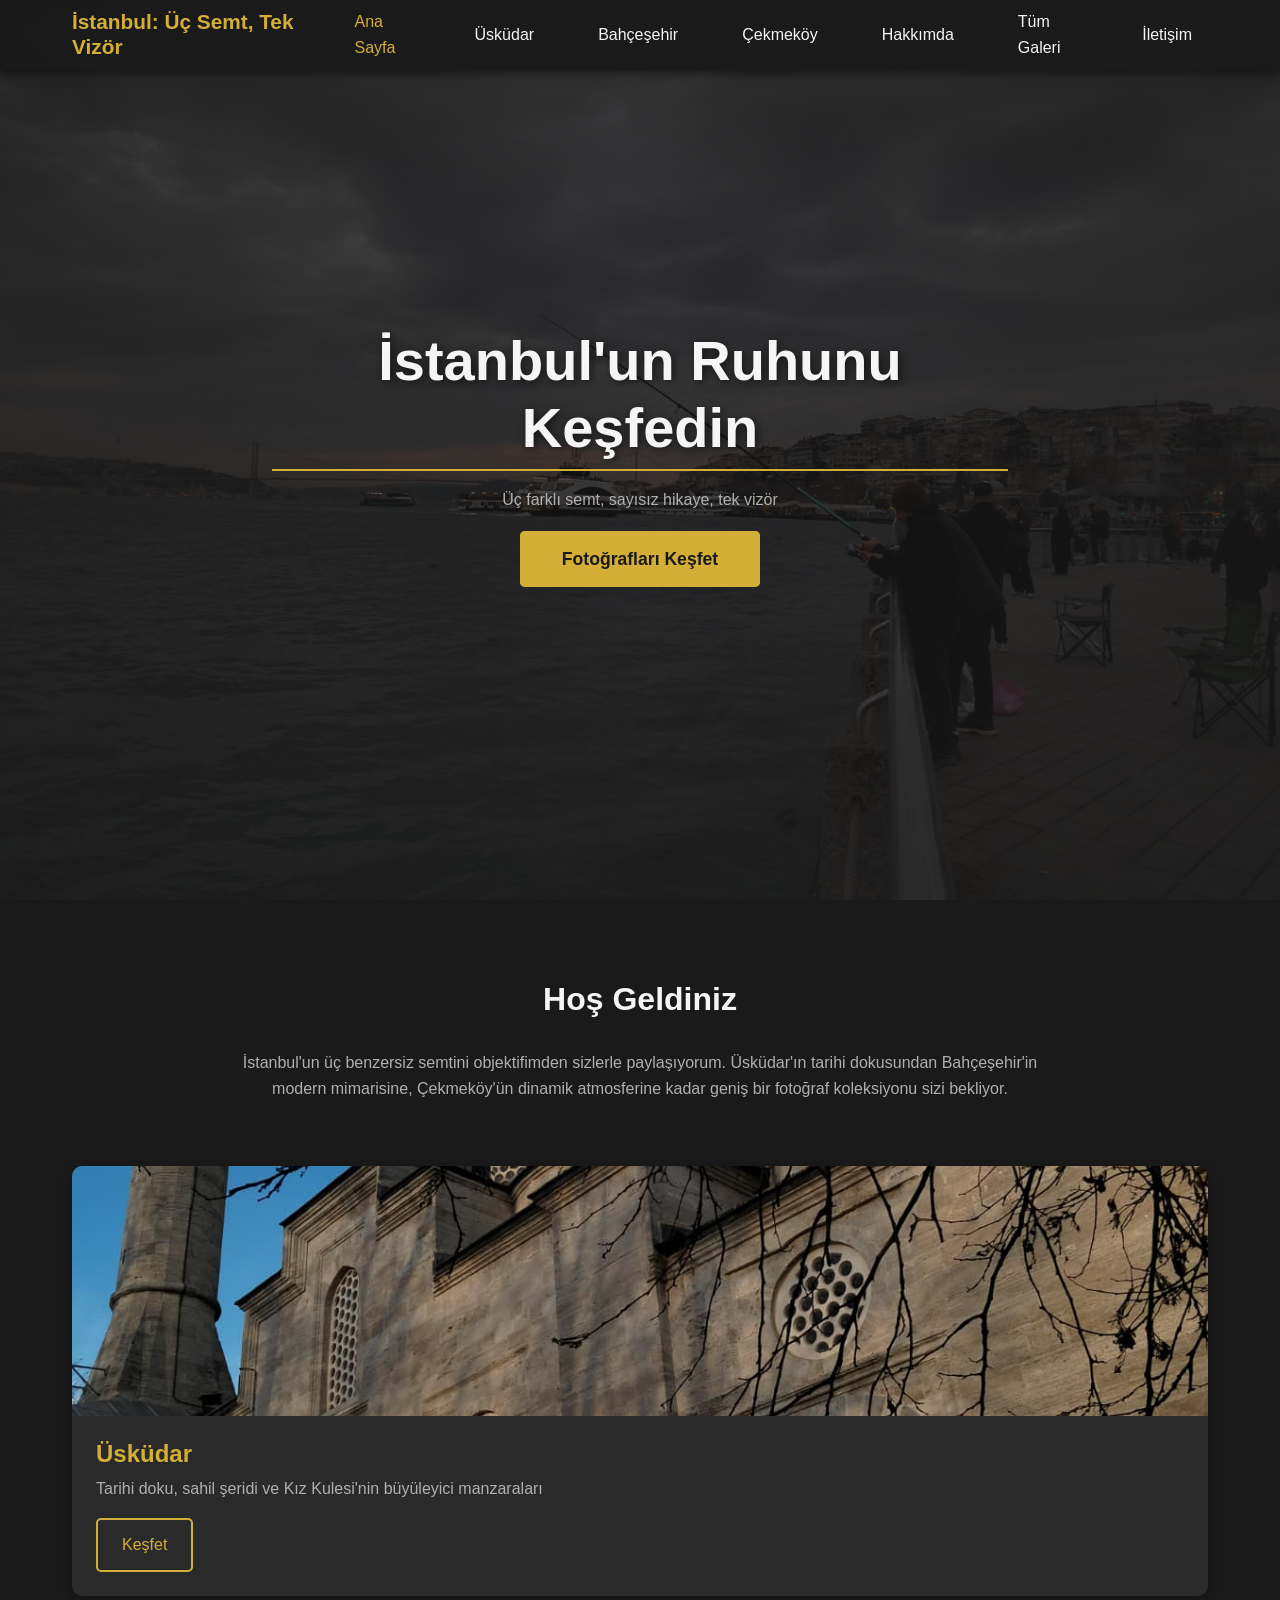
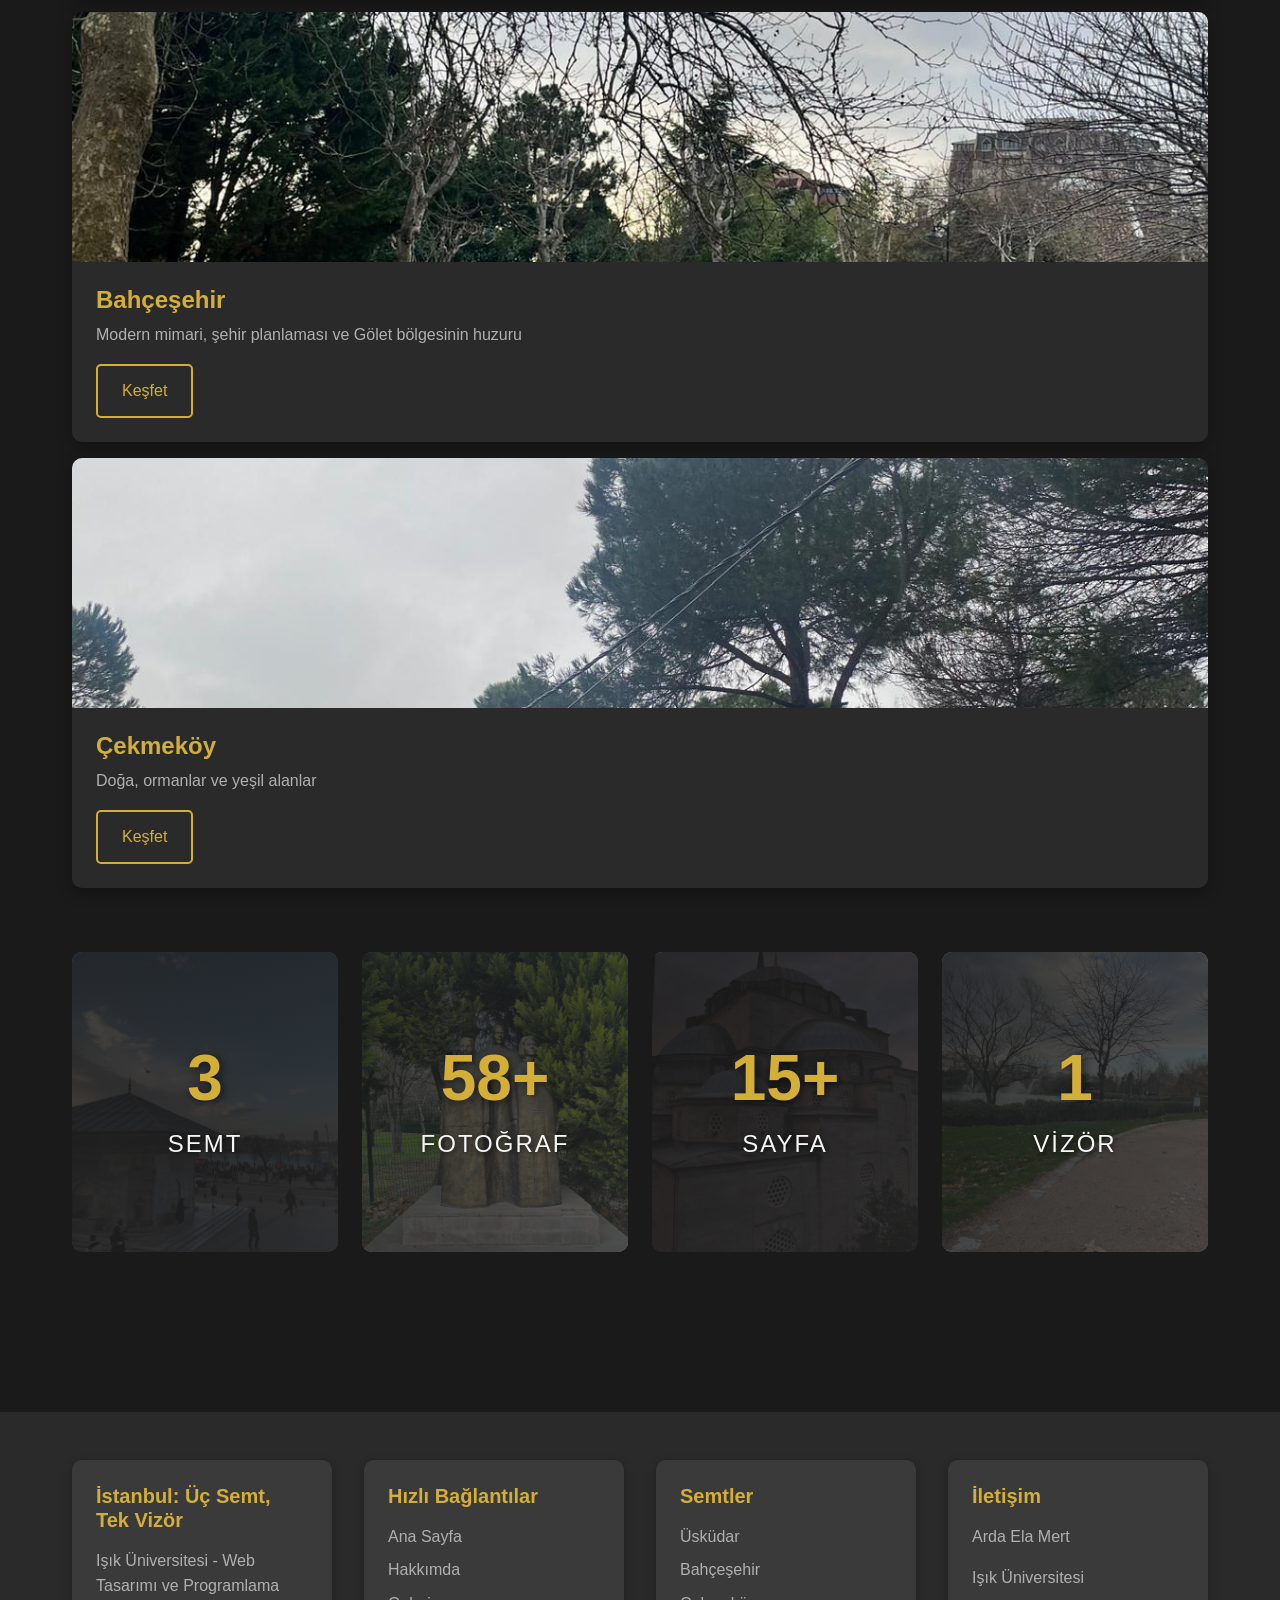
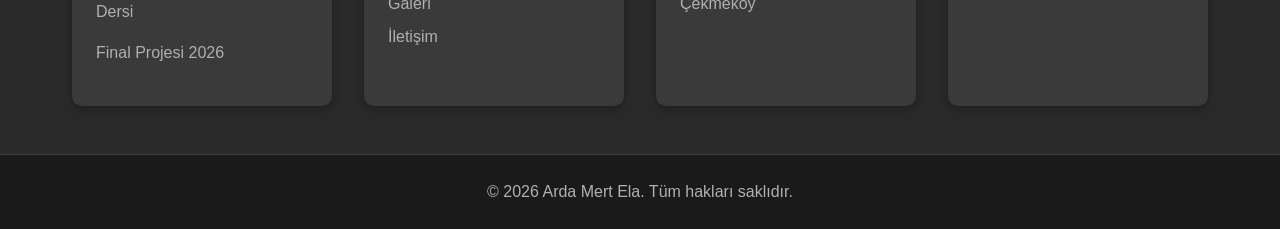
<file: ELANURUSLU/index.html>
<!DOCTYPE html>
<html lang="tr">
<head>
    <meta charset="UTF-8">
    <meta name="viewport" content="width=device-width, initial-scale=1.0">
    <title>İstanbul: Üç Semt, Tek Vizör </title>
    <link rel="stylesheet" href="https://cdnjs.cloudflare.com/ajax/libs/font-awesome/6.5.1/css/all.min.css">
    <link rel="stylesheet" href="css/base.css">
    <link rel="stylesheet" href="css/components.css">
    <link rel="stylesheet" href="css/responsive.css">
</head>
<body>
    <nav class="main-nav">
        <div class="nav-container">
            <div class="logo">
                <h1>İstanbul: Üç Semt, Tek Vizör</h1>
            </div>
            <input type="checkbox" id="menu-toggle" class="menu-toggle">
            <label for="menu-toggle" class="menu-icon">
                <span></span>
                <span></span>
                <span></span>
            </label>
            <ul class="nav-menu">
                <li><a href="index.html" class="active">Ana Sayfa</a></li>
                <li><a href="uskudar.html">Üsküdar</a></li>
                <li><a href="bahcesehir.html">Bahçeşehir</a></li>
                <li><a href="cekmekoy.html">Çekmeköy</a></li>
                <li><a href="hakkimda.html">Hakkımda</a></li>
                <li><a href="galeri.html">Tüm Galeri</a></li>
                <li><a href="iletisim.html">İletişim</a></li>
            </ul>
        </div>
    </nav>

    <header class="hero">
        <div class="hero-overlay"></div>
        <div class="hero-content">
            <h2 class="hero-title">İstanbul'un Ruhunu Keşfedin</h2>
            <p class="hero-subtitle">Üç farklı semt, sayısız hikaye, tek vizör</p>
            <a href="galeri.html" class="cta-button">Fotoğrafları Keşfet</a>
        </div>
    </header>

    <main class="container">
        <section class="intro">
            <h2>Hoş Geldiniz</h2>
            <p>İstanbul'un üç benzersiz semtini objektifimden sizlerle paylaşıyorum. Üsküdar'ın tarihi dokusundan Bahçeşehir'in modern mimarisine, Çekmeköy'ün dinamik atmosferine kadar geniş bir fotoğraf koleksiyonu sizi bekliyor.</p>
        </section>

        <section class="districts">
            <div class="district-card">
                <div class="card-image" style="background-image: url('img/uskudar/u1.jpeg');"></div>
                <div class="card-content">
                    <h3>Üsküdar</h3>
                    <p>Tarihi doku, sahil şeridi ve Kız Kulesi'nin büyüleyici manzaraları</p>
                    <a href="uskudar.html" class="card-link">Keşfet</a>
                </div>
            </div>

            <div class="district-card">
                <div class="card-image" style="background-image: url('img/bahcesehir/b1.jpeg');"></div>
                <div class="card-content">
                    <h3>Bahçeşehir</h3>
                    <p>Modern mimari, şehir planlaması ve Gölet bölgesinin huzuru</p>
                    <a href="bahcesehir.html" class="card-link">Keşfet</a>
                </div>
            </div>

            <div class="district-card">
                <div class="card-image" style="background-image: url('img/cekmekoy/c1.jpeg');"></div>
                <div class="card-content">
                    <h3>Çekmeköy</h3>
                    <p>Doğa, ormanlar ve yeşil alanlar</p>
                    <a href="cekmekoy.html" class="card-link">Keşfet</a>
                </div>
            </div>
        </section>

        <section class="stats">
            <div class="stat-item" style="background-image: url('img/uskudar/u2.jpeg');">
                <div class="stat-overlay">
                    <h3>3</h3>
                    <p>Semt</p>
                </div>
            </div>
            <div class="stat-item" style="background-image: url('img/bahcesehir/b5.jpeg');">
                <div class="stat-overlay">
                    <h3>58+</h3>
                    <p>Fotoğraf</p>
                </div>
            </div>
            <div class="stat-item" style="background-image: url('img/uskudar/u8.jpeg');">
                <div class="stat-overlay">
                    <h3>15+</h3>
                    <p>Sayfa</p>
                </div>
            </div>
            <div class="stat-item" style="background-image: url('img/bahcesehir/b12.jpeg');">
                <div class="stat-overlay">
                    <h3>1</h3>
                    <p>Vizör</p>
                </div>
            </div>
        </section>
    </main>

    <footer class="main-footer">
        <div class="footer-content">
            <div class="footer-section">
                <h4>İstanbul: Üç Semt, Tek Vizör</h4>
                <p>Işık Üniversitesi - Web Tasarımı ve Programlama Dersi</p>
                <p>Final Projesi 2026</p>
            </div>
            <div class="footer-section">
                <h4>Hızlı Bağlantılar</h4>
                <ul class="footer-links">
                    <li><a href="index.html">Ana Sayfa</a></li>
                    <li><a href="hakkimda.html">Hakkımda</a></li>
                    <li><a href="galeri.html">Galeri</a></li>
                    <li><a href="iletisim.html">İletişim</a></li>
                </ul>
            </div>
            <div class="footer-section">
                <h4>Semtler</h4>
                <ul class="footer-links">
                    <li><a href="uskudar.html">Üsküdar</a></li>
                    <li><a href="bahcesehir.html">Bahçeşehir</a></li>
                    <li><a href="cekmekoy.html">Çekmeköy</a></li>
                </ul>
            </div>
            <div class="footer-section">
                <h4>İletişim</h4>
                <p>Arda Ela Mert</p>
                <p>Işık Üniversitesi</p>
            </div>
        </div>
        <div class="footer-bottom">
            <p>&copy; 2026 Arda Mert Ela. Tüm hakları saklıdır.</p>
        </div>
    </footer>
</body>
</html>
</file>
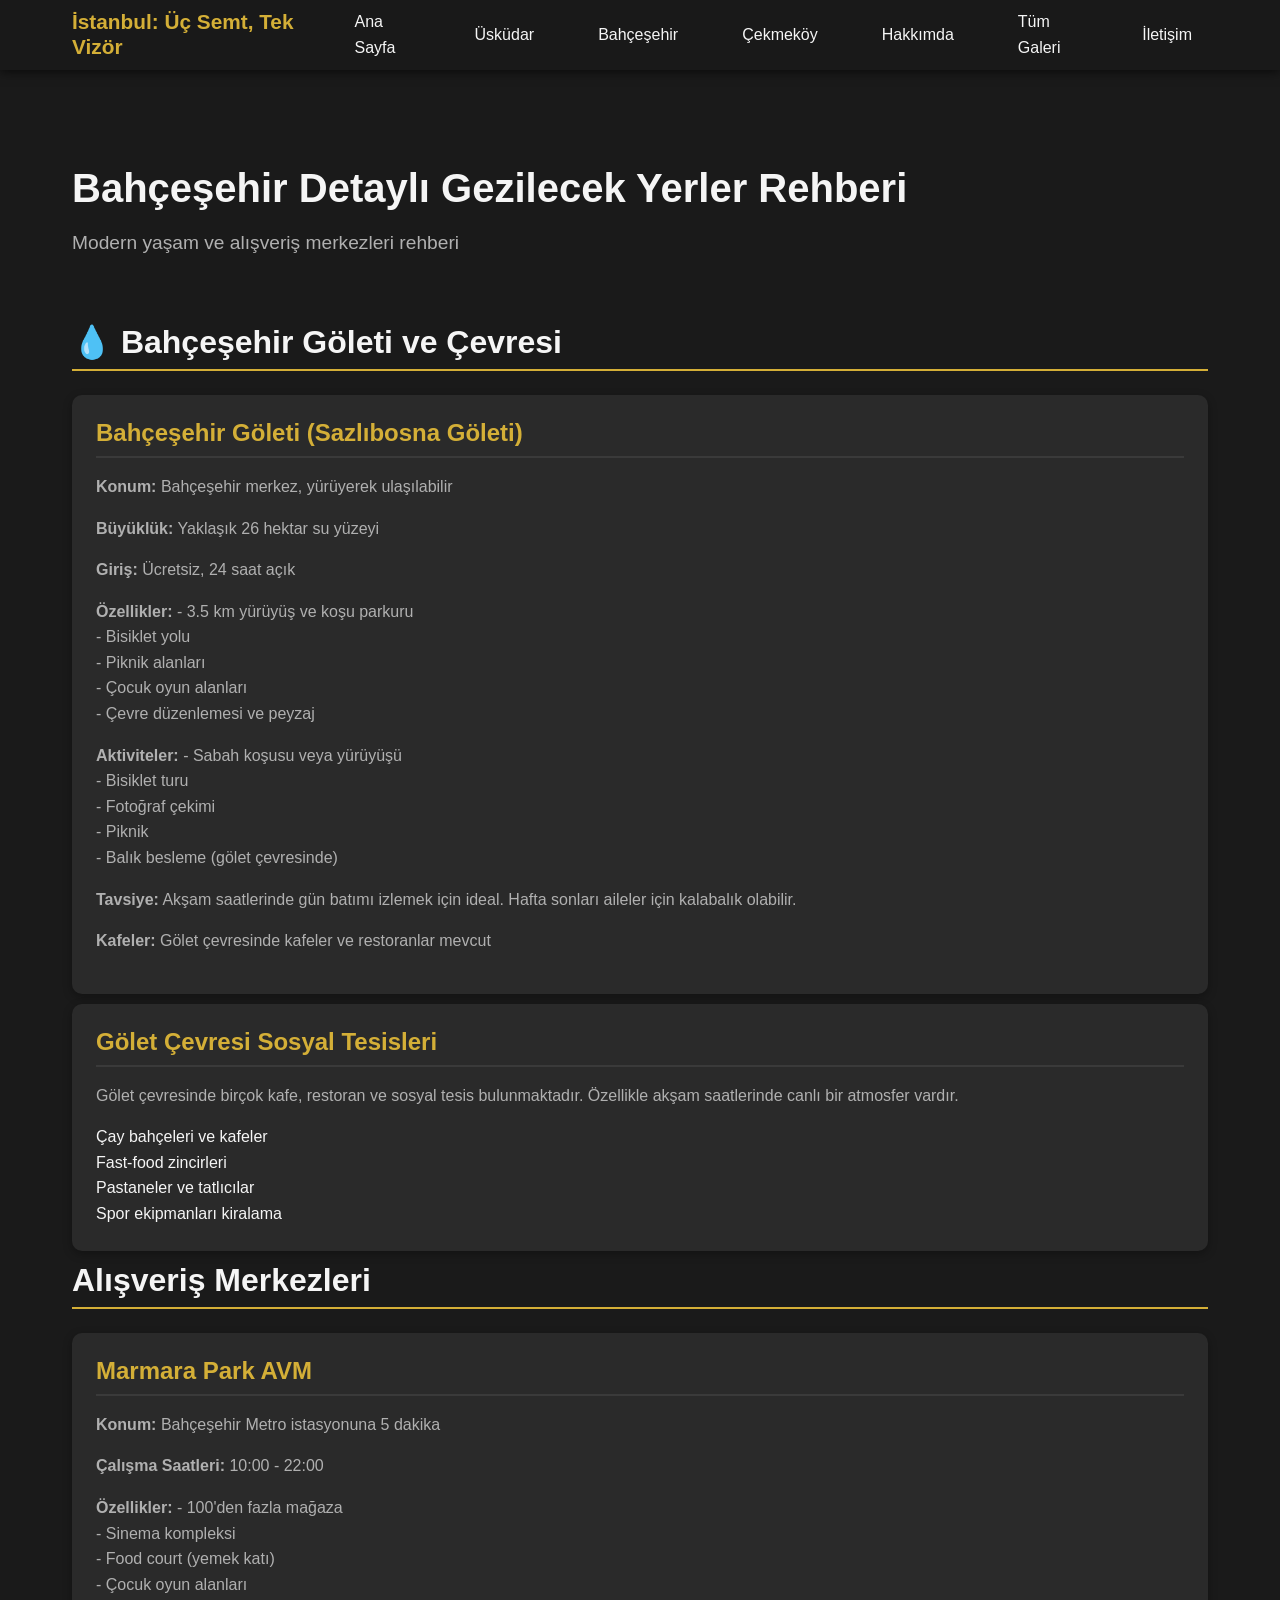
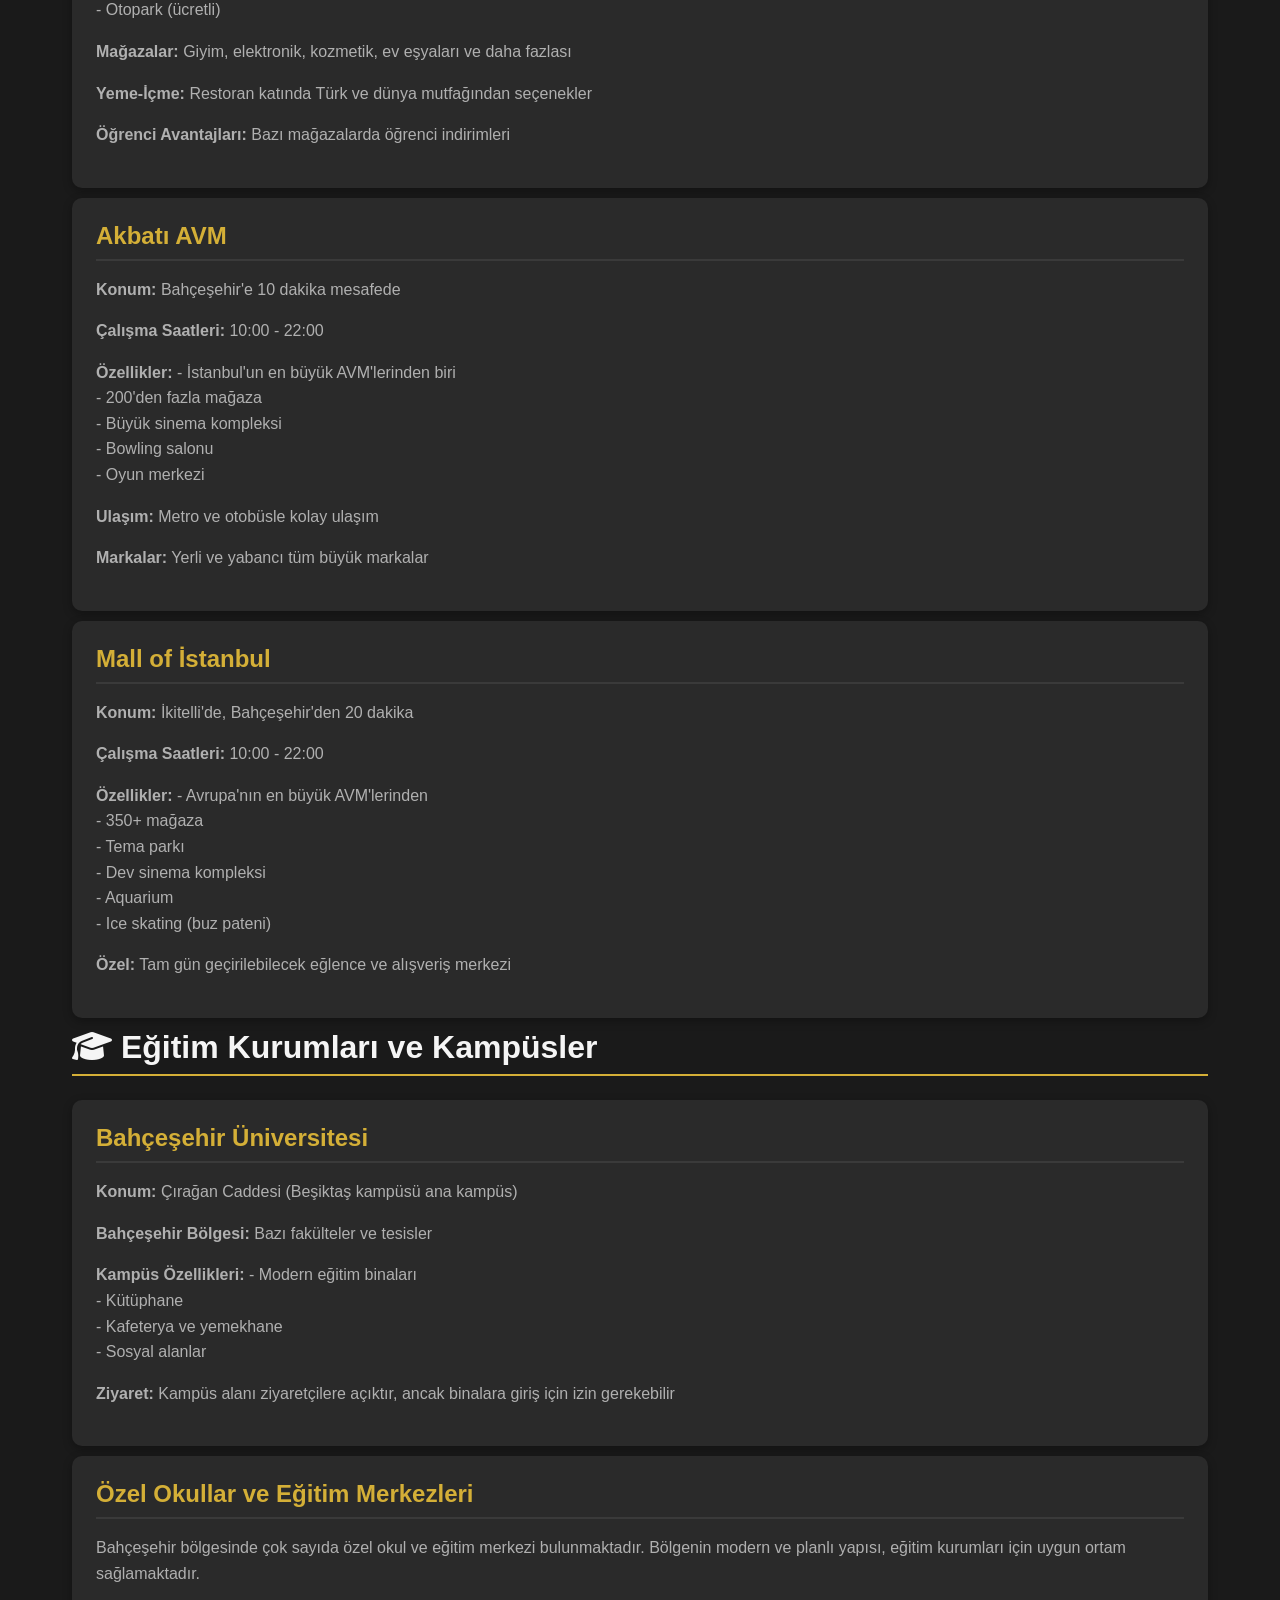
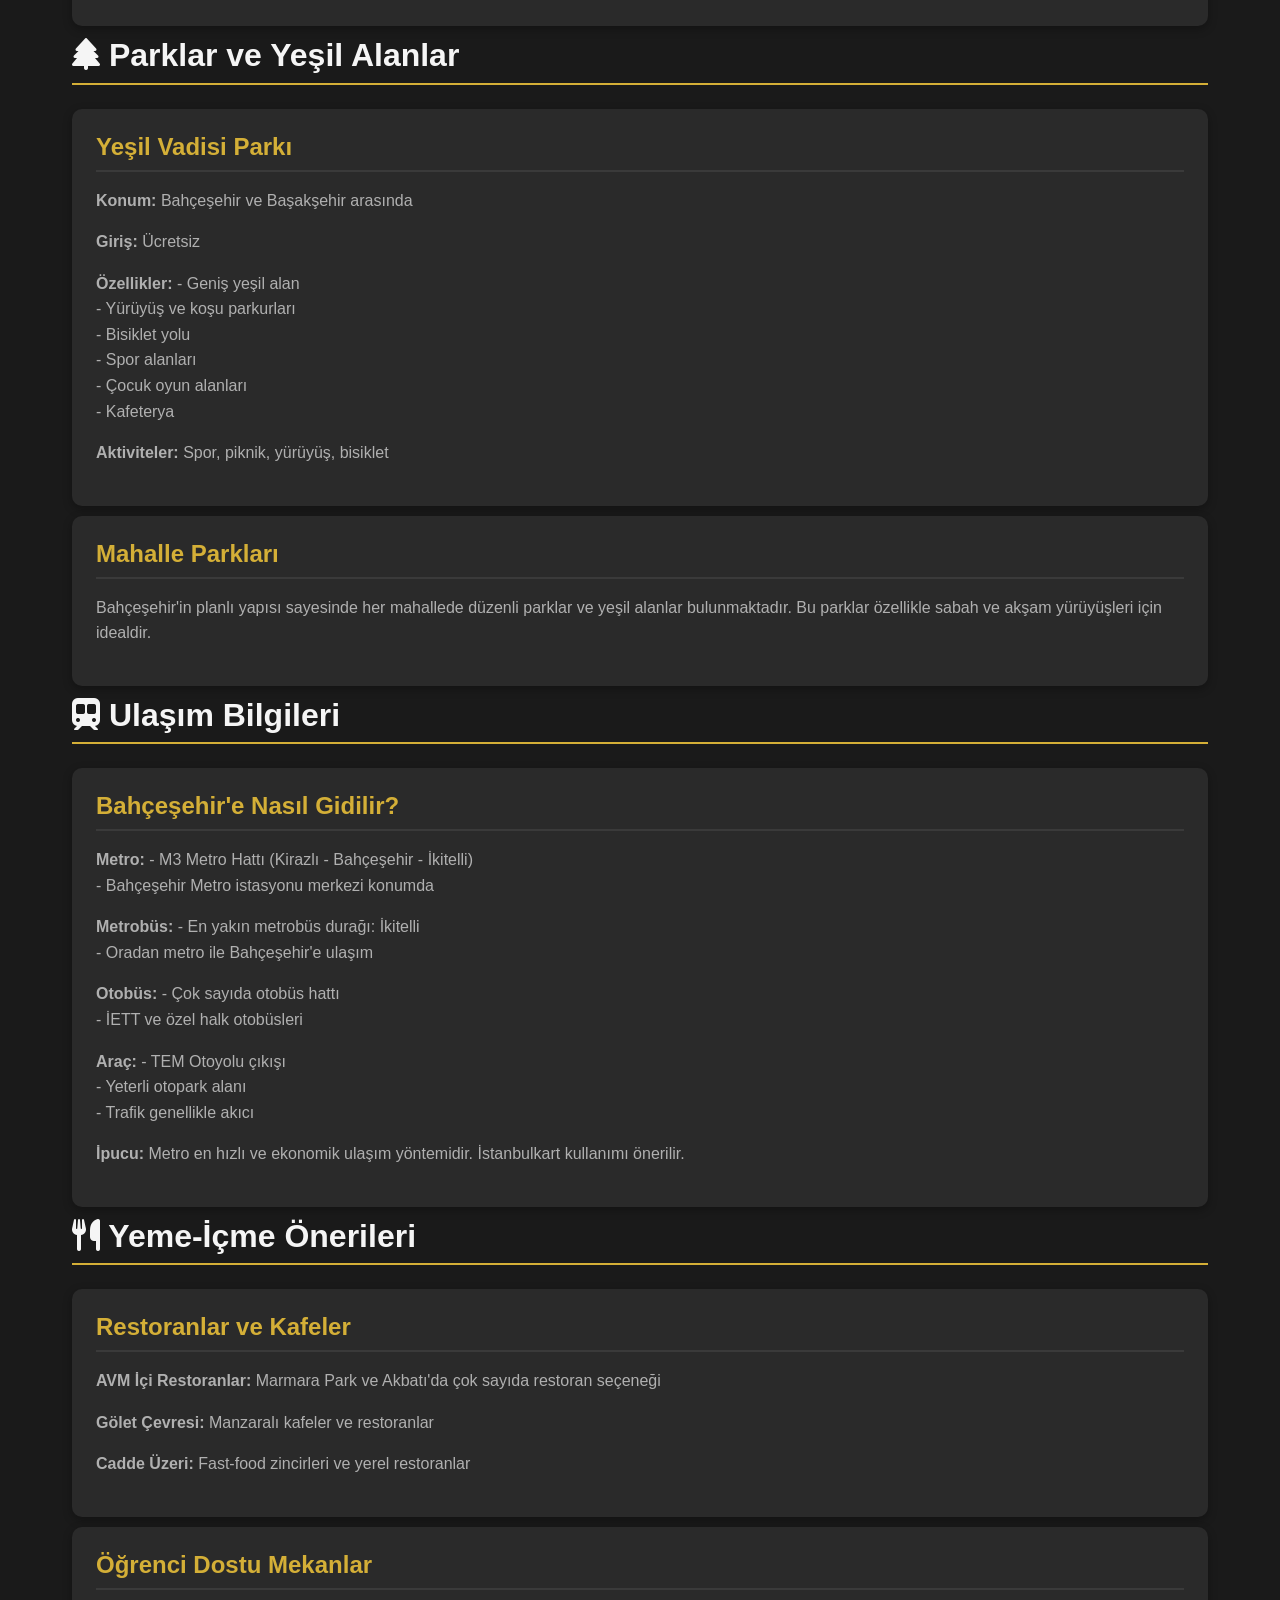
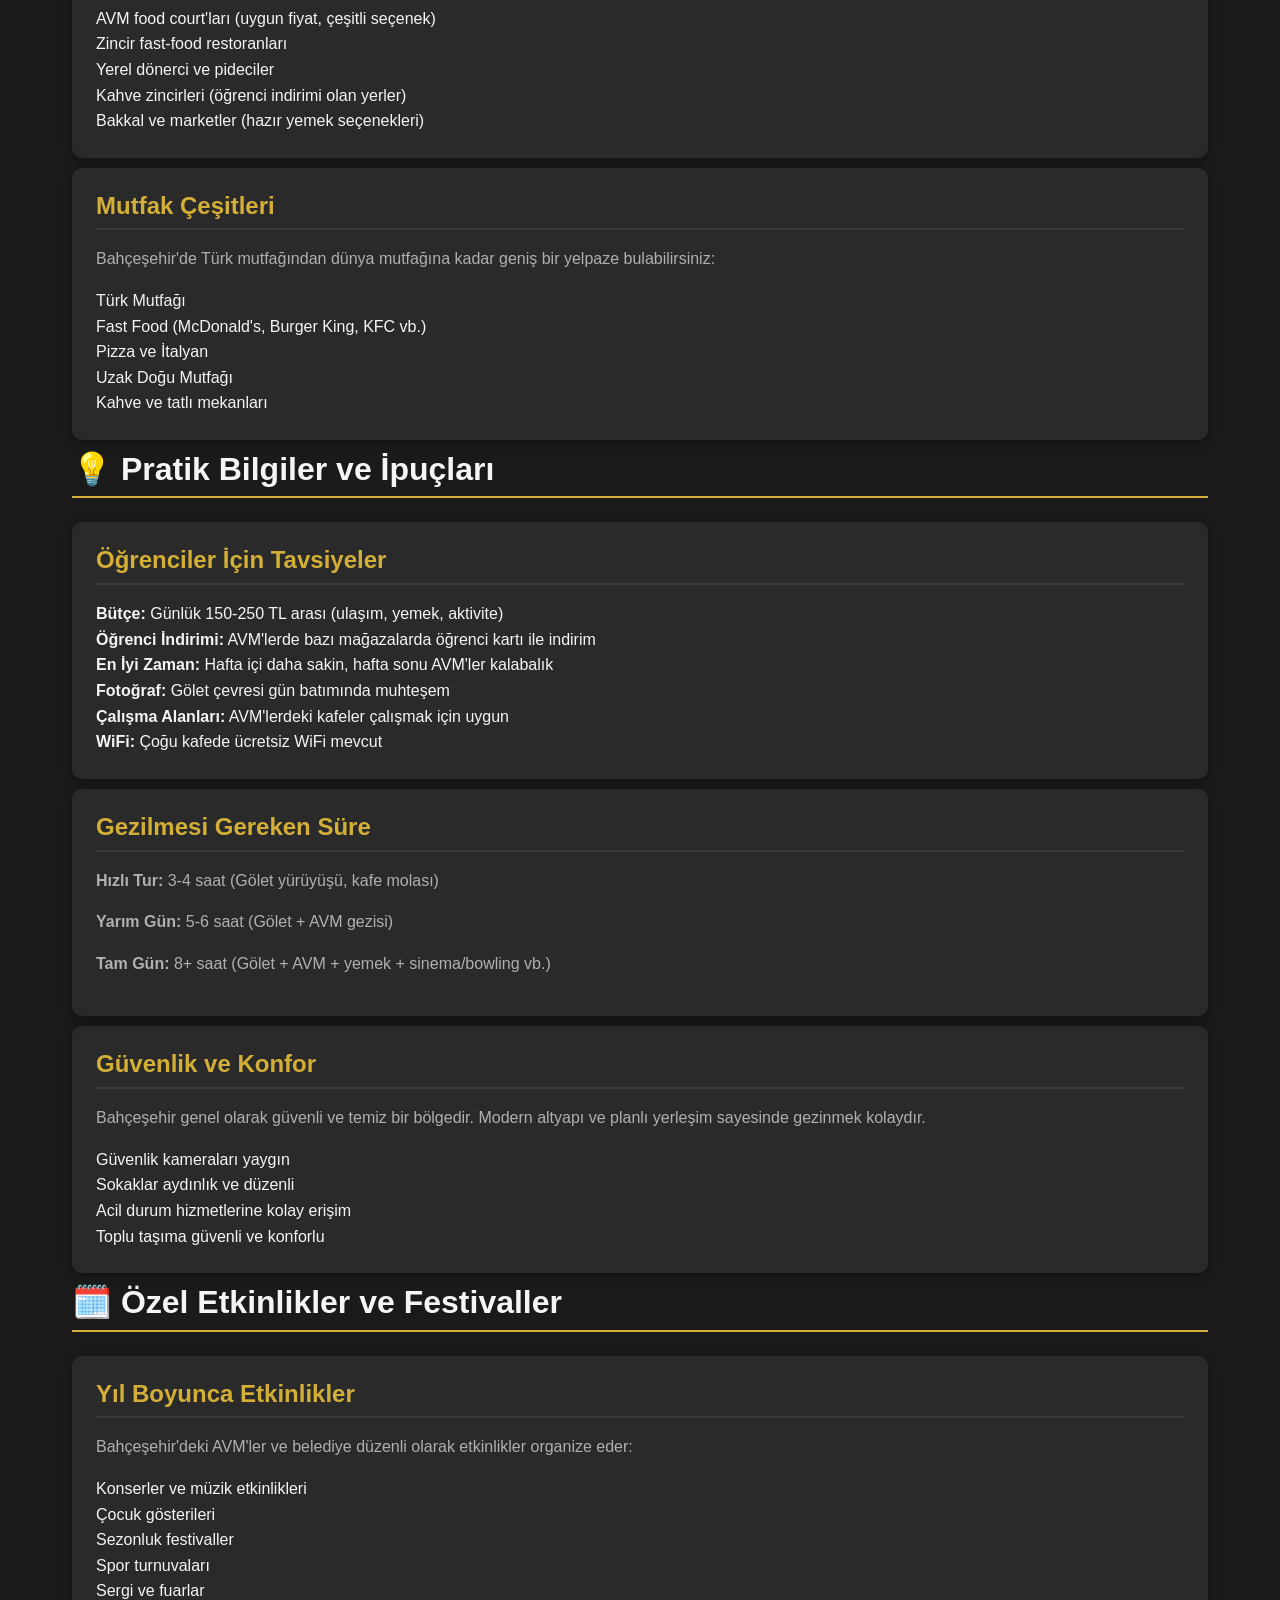
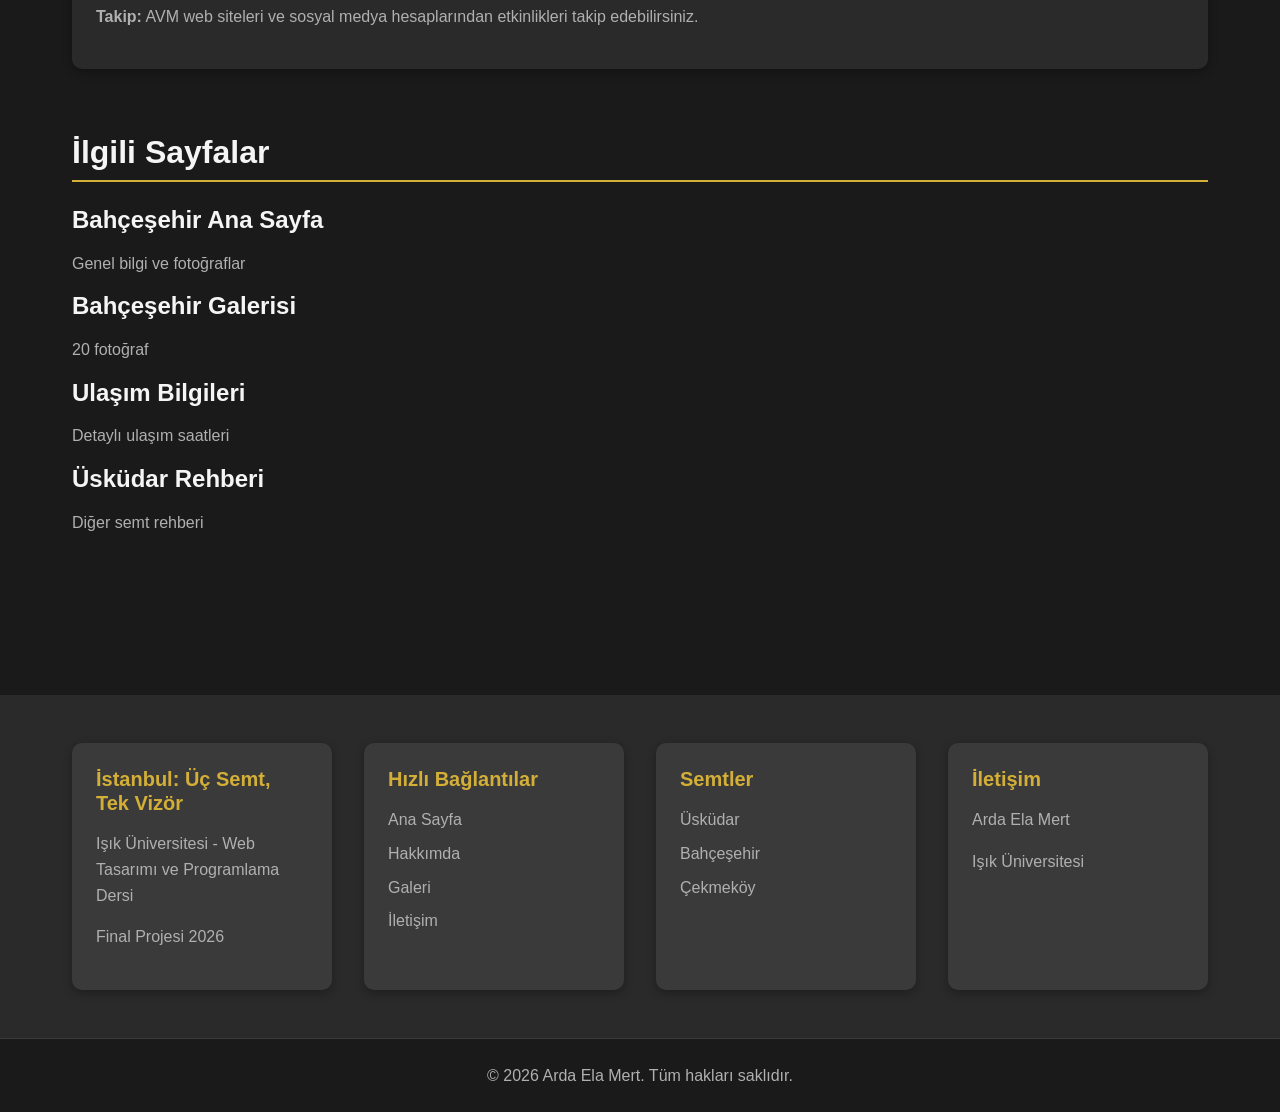
<file: ELANURUSLU/bahcesehir-rehber.html>
<!DOCTYPE html>
<html lang="tr">
<head>
    <meta charset="UTF-8">
    <meta name="viewport" content="width=device-width, initial-scale=1.0">
    <title>Bahçeşehir Detaylı Rehber | İstanbul: Üç Semt, Tek Vizör</title>
    <link rel="stylesheet" href="https://cdnjs.cloudflare.com/ajax/libs/font-awesome/6.5.1/css/all.min.css">
    <link rel="stylesheet" href="css/base.css">
    <link rel="stylesheet" href="css/components.css">
    <link rel="stylesheet" href="css/responsive.css">
</head>
<body>
    <nav class="main-nav">
        <div class="nav-container">
            <div class="logo">
                <h1>İstanbul: Üç Semt, Tek Vizör</h1>
            </div>
            <input type="checkbox" id="menu-toggle" class="menu-toggle">
            <label for="menu-toggle" class="menu-icon">
                <span></span>
                <span></span>
                <span></span>
            </label>
            <ul class="nav-menu">
                <li><a href="index.html">Ana Sayfa</a></li>
                <li><a href="uskudar.html">Üsküdar</a></li>
                <li><a href="bahcesehir.html">Bahçeşehir</a></li>
                <li><a href="cekmekoy.html">Çekmeköy</a></li>
                <li><a href="hakkimda.html">Hakkımda</a></li>
                <li><a href="galeri.html">Tüm Galeri</a></li>
                <li><a href="iletisim.html">İletişim</a></li>
            </ul>
        </div>
    </nav>

    <main class="container page-content">
        <section class="guide-hero">
            <h1>Bahçeşehir Detaylı Gezilecek Yerler Rehberi</h1>
            <p class="subtitle">Modern yaşam ve alışveriş merkezleri rehberi</p>
        </section>

        <section class="guide-content-detailed">
            <div class="guide-section">
                <h2>💧 Bahçeşehir Göleti ve Çevresi</h2>
                
                <div class="info-card">
                    <h3>Bahçeşehir Göleti (Sazlıbosna Göleti)</h3>
                    <p><strong>Konum:</strong> Bahçeşehir merkez, yürüyerek ulaşılabilir</p>
                    <p><strong>Büyüklük:</strong> Yaklaşık 26 hektar su yüzeyi</p>
                    <p><strong>Giriş:</strong> Ücretsiz, 24 saat açık</p>
                    <p><strong>Özellikler:</strong> 
                        - 3.5 km yürüyüş ve koşu parkuru<br>
                        - Bisiklet yolu<br>
                        - Piknik alanları<br>
                        - Çocuk oyun alanları<br>
                        - Çevre düzenlemesi ve peyzaj
                    </p>
                    <p><strong>Aktiviteler:</strong>
                        - Sabah koşusu veya yürüyüşü<br>
                        - Bisiklet turu<br>
                        - Fotoğraf çekimi<br>
                        - Piknik<br>
                        - Balık besleme (gölet çevresinde)
                    </p>
                    <p><strong>Tavsiye:</strong> Akşam saatlerinde gün batımı izlemek için ideal. Hafta sonları aileler için kalabalık olabilir.</p>
                    <p><strong>Kafeler:</strong> Gölet çevresinde kafeler ve restoranlar mevcut</p>
                </div>

                <div class="info-card">
                    <h3>Gölet Çevresi Sosyal Tesisleri</h3>
                    <p>Gölet çevresinde birçok kafe, restoran ve sosyal tesis bulunmaktadır. Özellikle akşam saatlerinde canlı bir atmosfer vardır.</p>
                    <ul class="feature-list">
                        <li>Çay bahçeleri ve kafeler</li>
                        <li>Fast-food zincirleri</li>
                        <li>Pastaneler ve tatlıcılar</li>
                        <li>Spor ekipmanları kiralama</li>
                    </ul>
                </div>
            </div>

            <div class="guide-section">
                <h2>Alışveriş Merkezleri</h2>
                
                <div class="info-card">
                    <h3>Marmara Park AVM</h3>
                    <p><strong>Konum:</strong> Bahçeşehir Metro istasyonuna 5 dakika</p>
                    <p><strong>Çalışma Saatleri:</strong> 10:00 - 22:00</p>
                    <p><strong>Özellikler:</strong>
                        - 100'den fazla mağaza<br>
                        - Sinema kompleksi<br>
                        - Food court (yemek katı)<br>
                        - Çocuk oyun alanları<br>
                        - Otopark (ücretli)
                    </p>
                    <p><strong>Mağazalar:</strong> Giyim, elektronik, kozmetik, ev eşyaları ve daha fazlası</p>
                    <p><strong>Yeme-İçme:</strong> Restoran katında Türk ve dünya mutfağından seçenekler</p>
                    <p><strong>Öğrenci Avantajları:</strong> Bazı mağazalarda öğrenci indirimleri</p>
                </div>

                <div class="info-card">
                    <h3>Akbatı AVM</h3>
                    <p><strong>Konum:</strong> Bahçeşehir'e 10 dakika mesafede</p>
                    <p><strong>Çalışma Saatleri:</strong> 10:00 - 22:00</p>
                    <p><strong>Özellikler:</strong>
                        - İstanbul'un en büyük AVM'lerinden biri<br>
                        - 200'den fazla mağaza<br>
                        - Büyük sinema kompleksi<br>
                        - Bowling salonu<br>
                        - Oyun merkezi
                    </p>
                    <p><strong>Ulaşım:</strong> Metro ve otobüsle kolay ulaşım</p>
                    <p><strong>Markalar:</strong> Yerli ve yabancı tüm büyük markalar</p>
                </div>

                <div class="info-card">
                    <h3>Mall of İstanbul</h3>
                    <p><strong>Konum:</strong> İkitelli'de, Bahçeşehir'den 20 dakika</p>
                    <p><strong>Çalışma Saatleri:</strong> 10:00 - 22:00</p>
                    <p><strong>Özellikler:</strong>
                        - Avrupa'nın en büyük AVM'lerinden<br>
                        - 350+ mağaza<br>
                        - Tema parkı<br>
                        - Dev sinema kompleksi<br>
                        - Aquarium<br>
                        - Ice skating (buz pateni)
                    </p>
                    <p><strong>Özel:</strong> Tam gün geçirilebilecek eğlence ve alışveriş merkezi</p>
                </div>
            </div>

            <div class="guide-section">
                <h2><i class="fas fa-graduation-cap"></i> Eğitim Kurumları ve Kampüsler</h2>
                
                <div class="info-card">
                    <h3>Bahçeşehir Üniversitesi</h3>
                    <p><strong>Konum:</strong> Çırağan Caddesi (Beşiktaş kampüsü ana kampüs)</p>
                    <p><strong>Bahçeşehir Bölgesi:</strong> Bazı fakülteler ve tesisler</p>
                    <p><strong>Kampüs Özellikleri:</strong>
                        - Modern eğitim binaları<br>
                        - Kütüphane<br>
                        - Kafeterya ve yemekhane<br>
                        - Sosyal alanlar
                    </p>
                    <p><strong>Ziyaret:</strong> Kampüs alanı ziyaretçilere açıktır, ancak binalara giriş için izin gerekebilir</p>
                </div>

                <div class="info-card">
                    <h3>Özel Okullar ve Eğitim Merkezleri</h3>
                    <p>Bahçeşehir bölgesinde çok sayıda özel okul ve eğitim merkezi bulunmaktadır. Bölgenin modern ve planlı yapısı, eğitim kurumları için uygun ortam sağlamaktadır.</p>
                </div>
            </div>

            <div class="guide-section">
                <h2><i class="fas fa-tree"></i> Parklar ve Yeşil Alanlar</h2>
                
                <div class="info-card">
                    <h3>Yeşil Vadisi Parkı</h3>
                    <p><strong>Konum:</strong> Bahçeşehir ve Başakşehir arasında</p>
                    <p><strong>Giriş:</strong> Ücretsiz</p>
                    <p><strong>Özellikler:</strong>
                        - Geniş yeşil alan<br>
                        - Yürüyüş ve koşu parkurları<br>
                        - Bisiklet yolu<br>
                        - Spor alanları<br>
                        - Çocuk oyun alanları<br>
                        - Kafeterya
                    </p>
                    <p><strong>Aktiviteler:</strong> Spor, piknik, yürüyüş, bisiklet</p>
                </div>

                <div class="info-card">
                    <h3>Mahalle Parkları</h3>
                    <p>Bahçeşehir'in planlı yapısı sayesinde her mahallede düzenli parklar ve yeşil alanlar bulunmaktadır. Bu parklar özellikle sabah ve akşam yürüyüşleri için idealdir.</p>
                </div>
            </div>

            <div class="guide-section">
                <h2><i class="fas fa-subway"></i> Ulaşım Bilgileri</h2>
                
                <div class="info-card">
                    <h3>Bahçeşehir'e Nasıl Gidilir?</h3>
                    <p><strong>Metro:</strong> 
                        - M3 Metro Hattı (Kirazlı - Bahçeşehir - İkitelli)<br>
                        - Bahçeşehir Metro istasyonu merkezi konumda
                    </p>
                    <p><strong>Metrobüs:</strong> 
                        - En yakın metrobüs durağı: İkitelli<br>
                        - Oradan metro ile Bahçeşehir'e ulaşım
                    </p>
                    <p><strong>Otobüs:</strong> 
                        - Çok sayıda otobüs hattı<br>
                        - İETT ve özel halk otobüsleri
                    </p>
                    <p><strong>Araç:</strong> 
                        - TEM Otoyolu çıkışı<br>
                        - Yeterli otopark alanı<br>
                        - Trafik genellikle akıcı
                    </p>
                    <p><strong>İpucu:</strong> Metro en hızlı ve ekonomik ulaşım yöntemidir. İstanbulkart kullanımı önerilir.</p>
                </div>
            </div>

            <div class="guide-section">
                <h2><i class="fas fa-utensils"></i> Yeme-İçme Önerileri</h2>
                
                <div class="info-card">
                    <h3>Restoranlar ve Kafeler</h3>
                    <p><strong>AVM İçi Restoranlar:</strong> Marmara Park ve Akbatı'da çok sayıda restoran seçeneği</p>
                    <p><strong>Gölet Çevresi:</strong> Manzaralı kafeler ve restoranlar</p>
                    <p><strong>Cadde Üzeri:</strong> Fast-food zincirleri ve yerel restoranlar</p>
                </div>

                <div class="info-card">
                    <h3>Öğrenci Dostu Mekanlar</h3>
                    <ul class="feature-list">
                        <li>AVM food court'ları (uygun fiyat, çeşitli seçenek)</li>
                        <li>Zincir fast-food restoranları</li>
                        <li>Yerel dönerci ve pideciler</li>
                        <li>Kahve zincirleri (öğrenci indirimi olan yerler)</li>
                        <li>Bakkal ve marketler (hazır yemek seçenekleri)</li>
                    </ul>
                </div>

                <div class="info-card">
                    <h3>Mutfak Çeşitleri</h3>
                    <p>Bahçeşehir'de Türk mutfağından dünya mutfağına kadar geniş bir yelpaze bulabilirsiniz:</p>
                    <ul class="feature-list">
                        <li>Türk Mutfağı</li>
                        <li>Fast Food (McDonald's, Burger King, KFC vb.)</li>
                        <li>Pizza ve İtalyan</li>
                        <li>Uzak Doğu Mutfağı</li>
                        <li>Kahve ve tatlı mekanları</li>
                    </ul>
                </div>
            </div>

            <div class="guide-section">
                <h2>💡 Pratik Bilgiler ve İpuçları</h2>
                
                <div class="info-card">
                    <h3>Öğrenciler İçin Tavsiyeler</h3>
                    <ul class="feature-list">
                        <li><strong>Bütçe:</strong> Günlük 150-250 TL arası (ulaşım, yemek, aktivite)</li>
                        <li><strong>Öğrenci İndirimi:</strong> AVM'lerde bazı mağazalarda öğrenci kartı ile indirim</li>
                        <li><strong>En İyi Zaman:</strong> Hafta içi daha sakin, hafta sonu AVM'ler kalabalık</li>
                        <li><strong>Fotoğraf:</strong> Gölet çevresi gün batımında muhteşem</li>
                        <li><strong>Çalışma Alanları:</strong> AVM'lerdeki kafeler çalışmak için uygun</li>
                        <li><strong>WiFi:</strong> Çoğu kafede ücretsiz WiFi mevcut</li>
                    </ul>
                </div>

                <div class="info-card">
                    <h3>Gezilmesi Gereken Süre</h3>
                    <p><strong>Hızlı Tur:</strong> 3-4 saat (Gölet yürüyüşü, kafe molası)</p>
                    <p><strong>Yarım Gün:</strong> 5-6 saat (Gölet + AVM gezisi)</p>
                    <p><strong>Tam Gün:</strong> 8+ saat (Gölet + AVM + yemek + sinema/bowling vb.)</p>
                </div>

                <div class="info-card">
                    <h3>Güvenlik ve Konfor</h3>
                    <p>Bahçeşehir genel olarak güvenli ve temiz bir bölgedir. Modern altyapı ve planlı yerleşim sayesinde gezinmek kolaydır.</p>
                    <ul class="feature-list">
                        <li>Güvenlik kameraları yaygın</li>
                        <li>Sokaklar aydınlık ve düzenli</li>
                        <li>Acil durum hizmetlerine kolay erişim</li>
                        <li>Toplu taşıma güvenli ve konforlu</li>
                    </ul>
                </div>
            </div>

            <div class="guide-section">
                <h2>🗓️ Özel Etkinlikler ve Festivaller</h2>
                
                <div class="info-card">
                    <h3>Yıl Boyunca Etkinlikler</h3>
                    <p>Bahçeşehir'deki AVM'ler ve belediye düzenli olarak etkinlikler organize eder:</p>
                    <ul class="feature-list">
                        <li>Konserler ve müzik etkinlikleri</li>
                        <li>Çocuk gösterileri</li>
                        <li>Sezonluk festivaller</li>
                        <li>Spor turnuvaları</li>
                        <li>Sergi ve fuarlar</li>
                    </ul>
                    <p><strong>Takip:</strong> AVM web siteleri ve sosyal medya hesaplarından etkinlikleri takip edebilirsiniz.</p>
                </div>
            </div>
        </section>

        <section class="quick-links">
            <h2>İlgili Sayfalar</h2>
            <div class="link-grid">
                <a href="bahcesehir.html" class="link-card">
                    <h3>Bahçeşehir Ana Sayfa</h3>
                    <p>Genel bilgi ve fotoğraflar</p>
                </a>
                <a href="galeri-bahcesehir.html" class="link-card">
                    <h3>Bahçeşehir Galerisi</h3>
                    <p>20 fotoğraf</p>
                </a>
                <a href="ulasim-bilgileri.html" class="link-card">
                    <h3>Ulaşım Bilgileri</h3>
                    <p>Detaylı ulaşım saatleri</p>
                </a>
                <a href="uskudar-rehber.html" class="link-card">
                    <h3>Üsküdar Rehberi</h3>
                    <p>Diğer semt rehberi</p>
                </a>
            </div>
        </section>
    </main>

    <footer class="main-footer">
        <div class="footer-content">
            <div class="footer-section">
                <h4>İstanbul: Üç Semt, Tek Vizör</h4>
                <p>Işık Üniversitesi - Web Tasarımı ve Programlama Dersi</p>
                <p>Final Projesi 2026</p>
            </div>
            <div class="footer-section">
                <h4>Hızlı Bağlantılar</h4>
                <ul class="footer-links">
                    <li><a href="index.html">Ana Sayfa</a></li>
                    <li><a href="hakkimda.html">Hakkımda</a></li>
                    <li><a href="galeri.html">Galeri</a></li>
                    <li><a href="iletisim.html">İletişim</a></li>
                </ul>
            </div>
            <div class="footer-section">
                <h4>Semtler</h4>
                <ul class="footer-links">
                    <li><a href="uskudar.html">Üsküdar</a></li>
                    <li><a href="bahcesehir.html">Bahçeşehir</a></li>
                    <li><a href="cekmekoy.html">Çekmeköy</a></li>
                </ul>
            </div>
            <div class="footer-section">
                <h4>İletişim</h4>
                <p>Arda Ela Mert</p>
                <p>Işık Üniversitesi</p>
            </div>
        </div>
        <div class="footer-bottom">
            <p>&copy; 2026 Arda Ela Mert. Tüm hakları saklıdır.</p>
        </div>
    </footer>
</body>
</html>
</file>
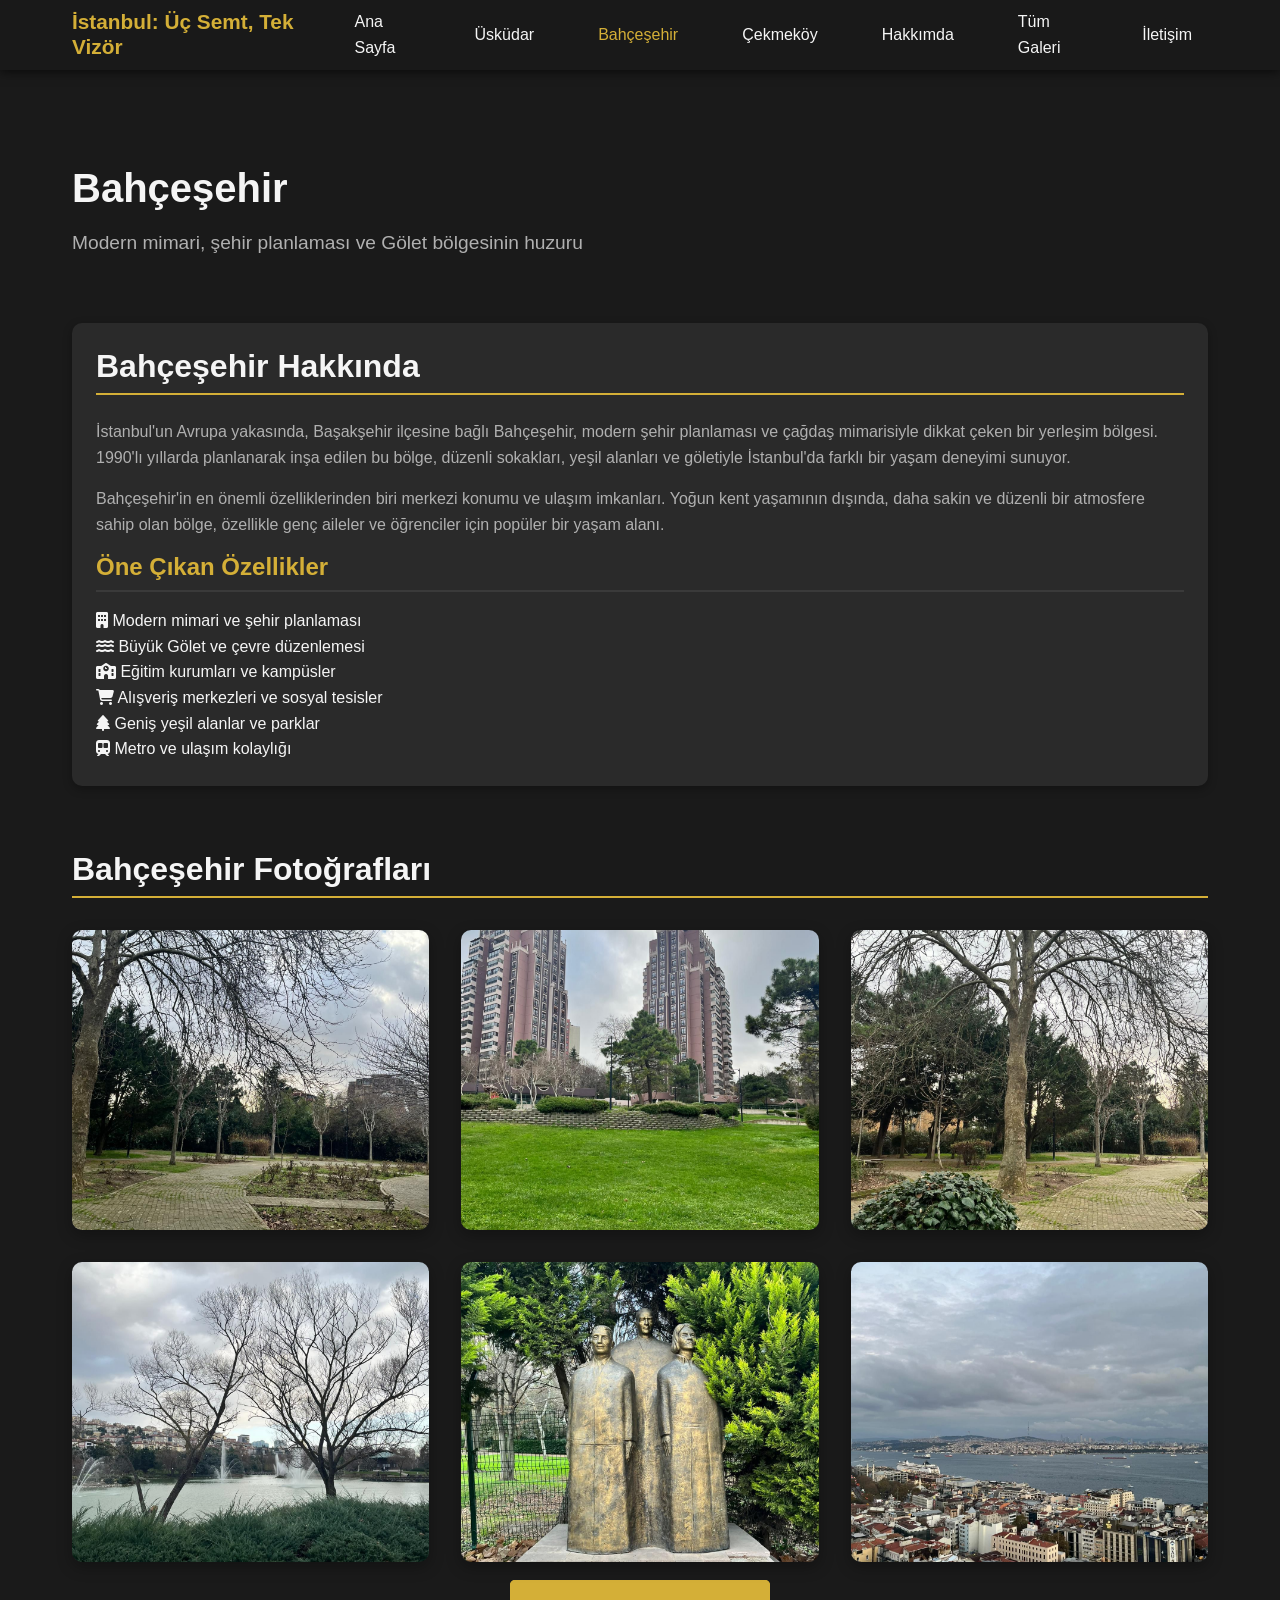
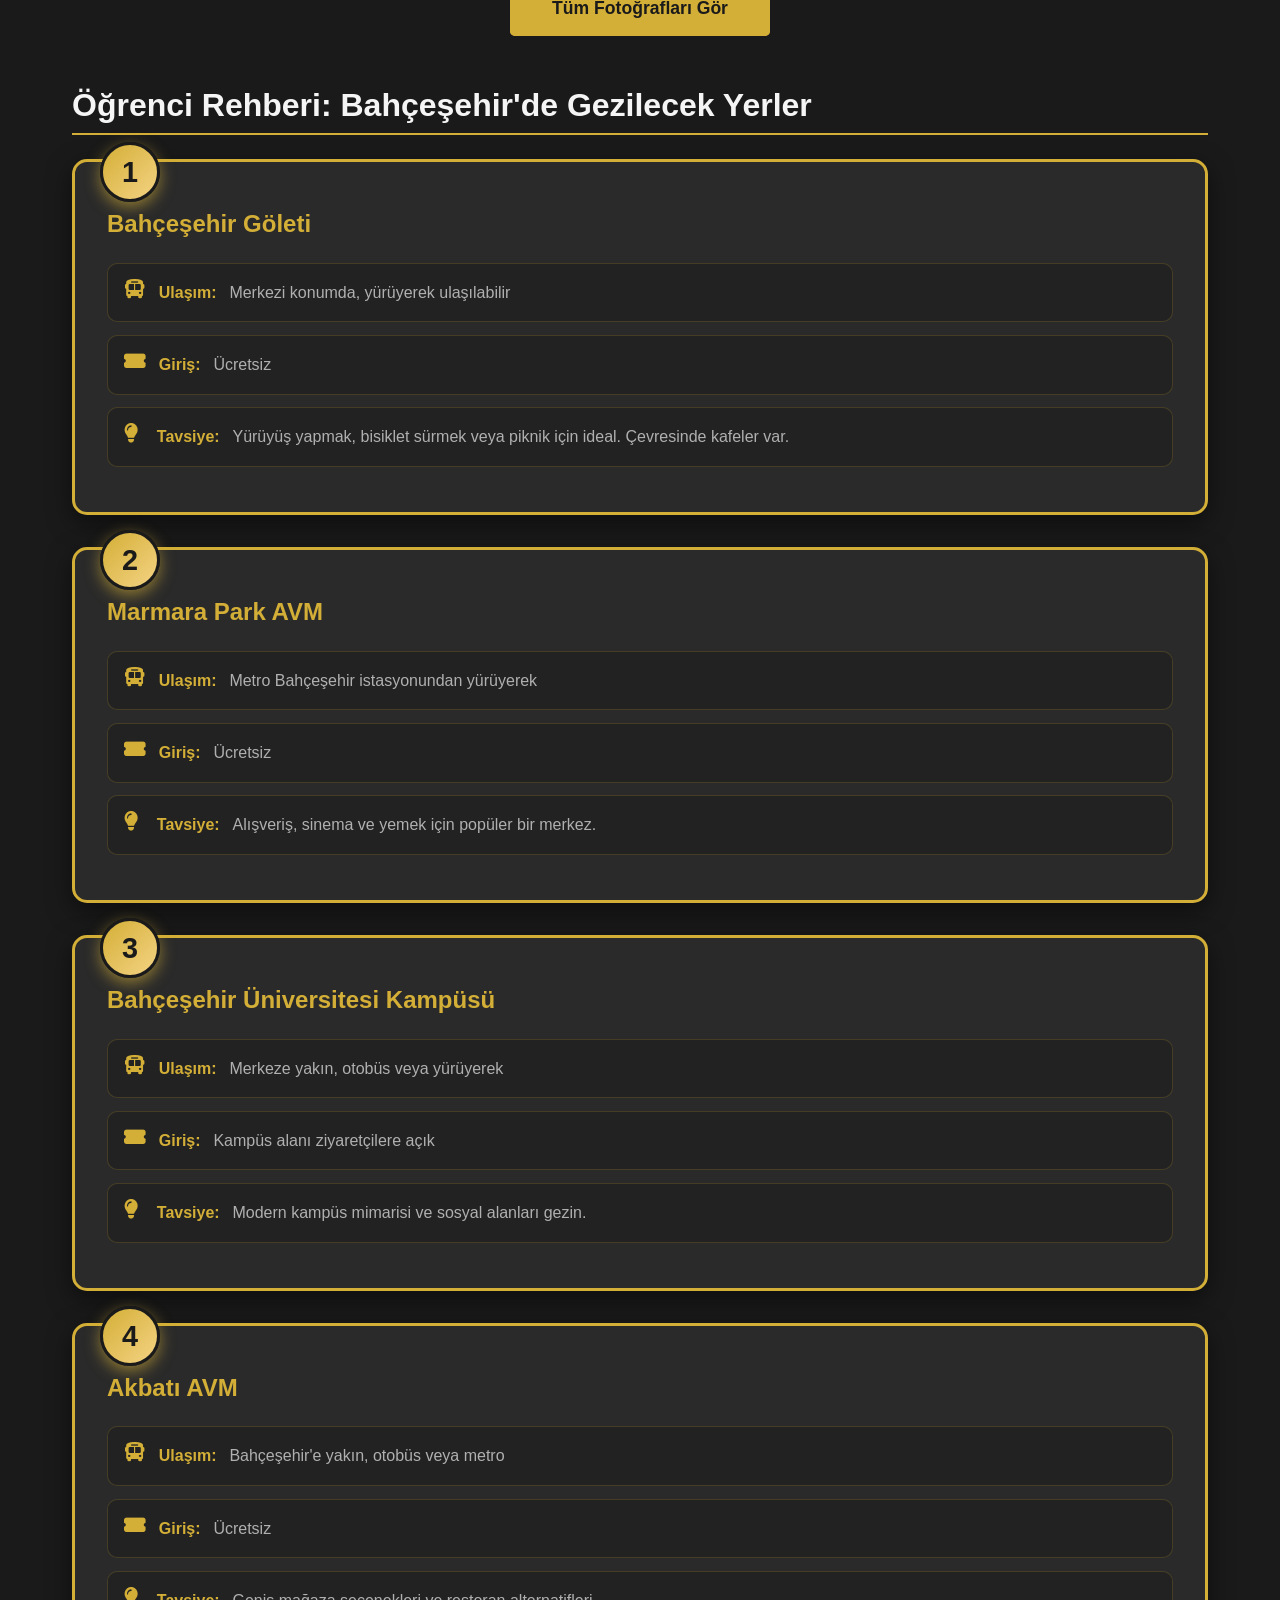
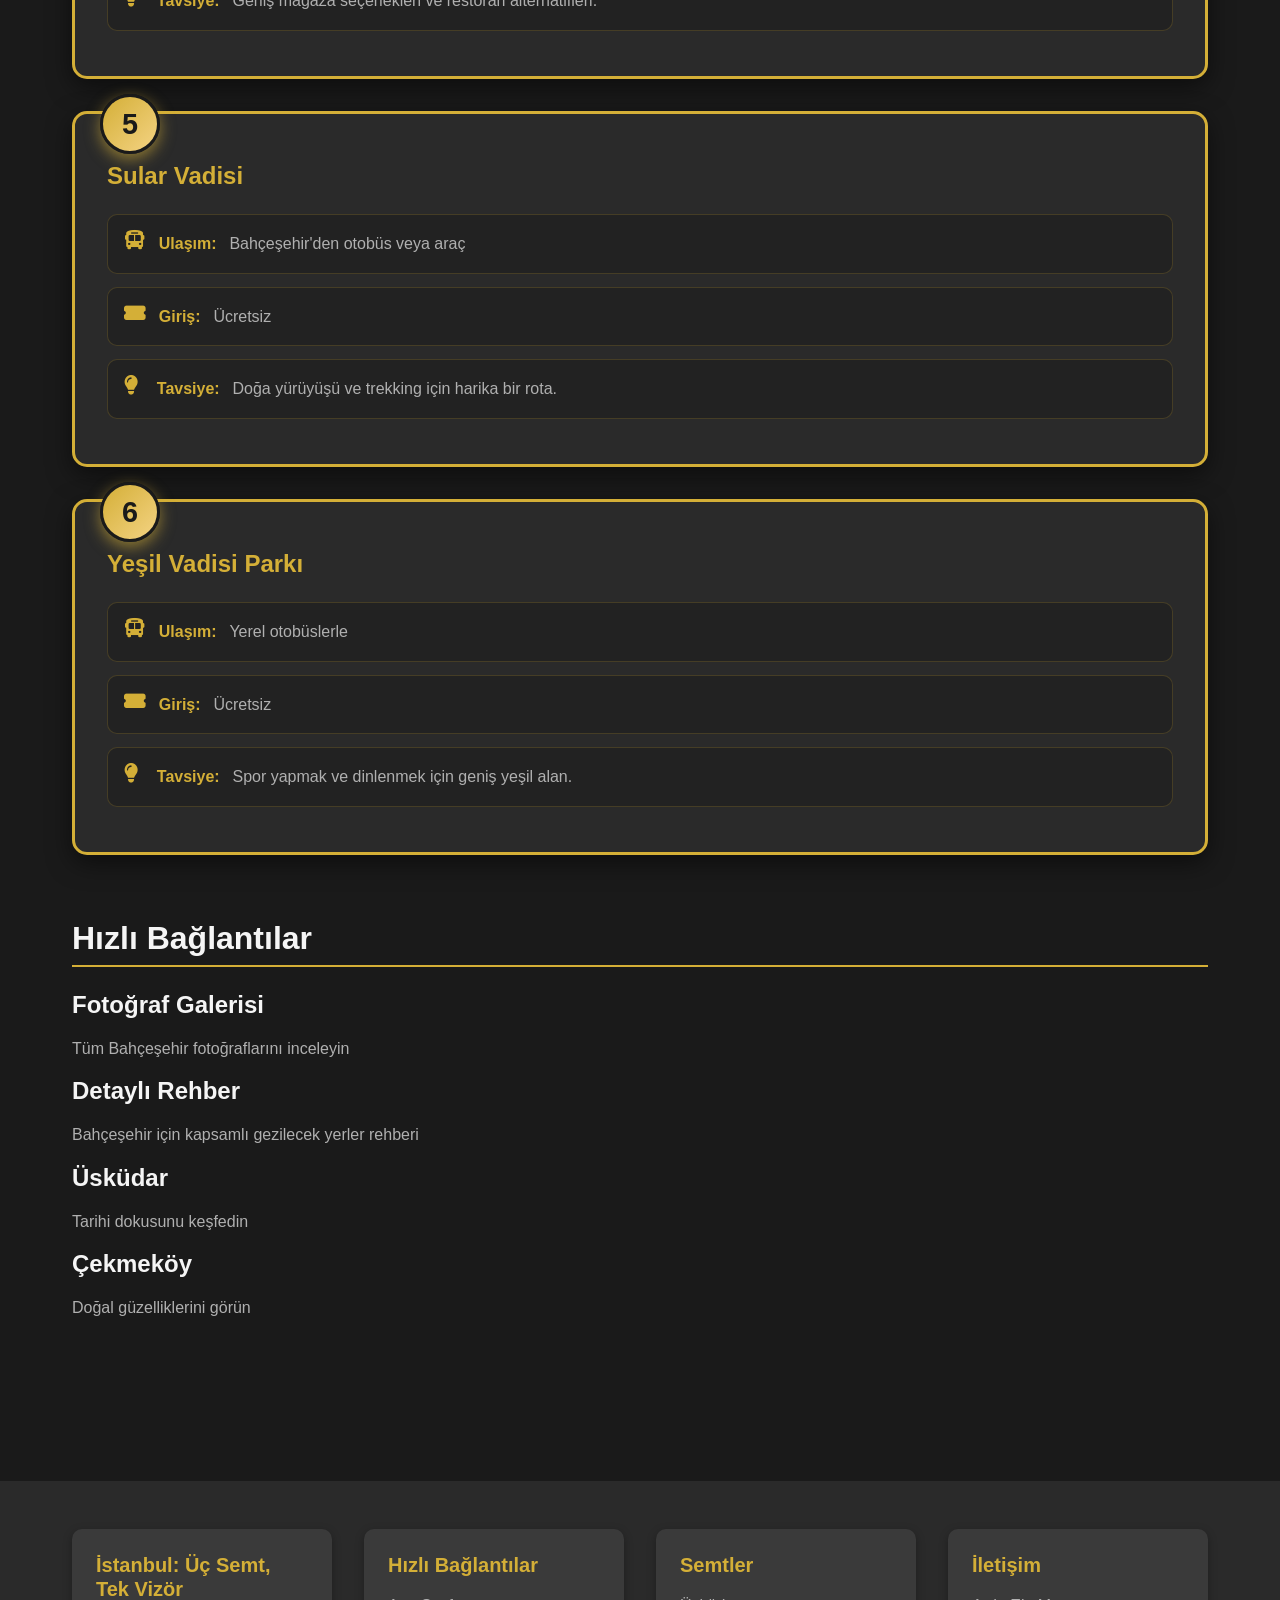
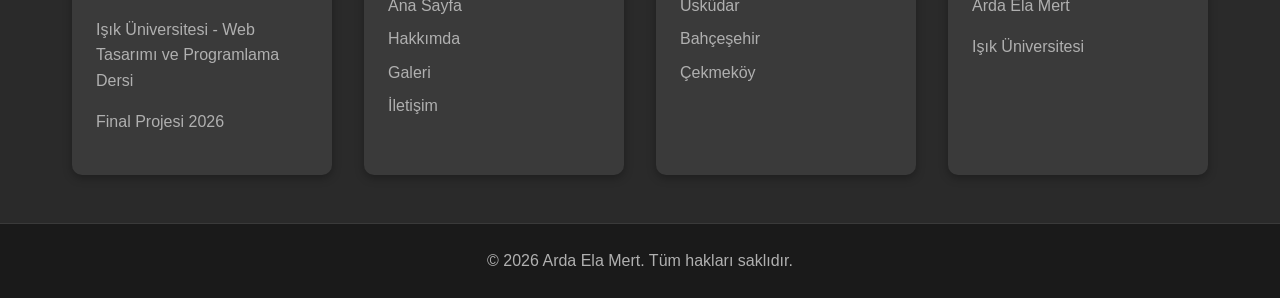
<file: ELANURUSLU/bahcesehir.html>
<!DOCTYPE html>
<html lang="tr">
<head>
    <meta charset="UTF-8">
    <meta name="viewport" content="width=device-width, initial-scale=1.0">
    <title>Bahçeşehir | İstanbul: Üç Semt, Tek Vizör</title>
    <link rel="stylesheet" href="https://cdnjs.cloudflare.com/ajax/libs/font-awesome/6.5.1/css/all.min.css">
    <link rel="stylesheet" href="css/base.css">
    <link rel="stylesheet" href="css/components.css">
    <link rel="stylesheet" href="css/responsive.css">
</head>
<body>
    <nav class="main-nav">
        <div class="nav-container">
            <div class="logo">
                <h1>İstanbul: Üç Semt, Tek Vizör</h1>
            </div>
            <input type="checkbox" id="menu-toggle" class="menu-toggle">
            <label for="menu-toggle" class="menu-icon">
                <span></span>
                <span></span>
                <span></span>
            </label>
            <ul class="nav-menu">
                <li><a href="index.html">Ana Sayfa</a></li>
                <li><a href="uskudar.html">Üsküdar</a></li>
                <li><a href="bahcesehir.html" class="active">Bahçeşehir</a></li>
                <li><a href="cekmekoy.html">Çekmeköy</a></li>
                <li><a href="hakkimda.html">Hakkımda</a></li>
                <li><a href="galeri.html">Tüm Galeri</a></li>
                <li><a href="iletisim.html">İletişim</a></li>
            </ul>
        </div>
    </nav>

    <main class="container page-content">
        <section class="district-hero">
            <h1>Bahçeşehir</h1>
            <p class="subtitle">Modern mimari, şehir planlaması ve Gölet bölgesinin huzuru</p>
        </section>

        <section class="district-info">
            <div class="info-card">
                <h2>Bahçeşehir Hakkında</h2>
                <p>İstanbul'un Avrupa yakasında, Başakşehir ilçesine bağlı Bahçeşehir, modern şehir planlaması ve çağdaş mimarisiyle dikkat çeken bir yerleşim bölgesi. 1990'lı yıllarda planlanarak inşa edilen bu bölge, düzenli sokakları, yeşil alanları ve göletiyle İstanbul'da farklı bir yaşam deneyimi sunuyor.</p>
                
                <p>Bahçeşehir'in en önemli özelliklerinden biri merkezi konumu ve ulaşım imkanları. Yoğun kent yaşamının dışında, daha sakin ve düzenli bir atmosfere sahip olan bölge, özellikle genç aileler ve öğrenciler için popüler bir yaşam alanı.</p>

                <div class="district-highlights">
                    <h3>Öne Çıkan Özellikler</h3>
                    <ul class="feature-list">
                        <li><i class="fas fa-building"></i> Modern mimari ve şehir planlaması</li>
                        <li><i class="fas fa-water"></i> Büyük Gölet ve çevre düzenlemesi</li>
                        <li><i class="fas fa-school"></i> Eğitim kurumları ve kampüsler</li>
                        <li><i class="fas fa-shopping-cart"></i> Alışveriş merkezleri ve sosyal tesisler</li>
                        <li><i class="fas fa-tree"></i> Geniş yeşil alanlar ve parklar</li>
                        <li><i class="fas fa-subway"></i> Metro ve ulaşım kolaylığı</li>
                    </ul>
                </div>
            </div>
        </section>

        <section class="district-gallery-preview">
            <h2>Bahçeşehir Fotoğrafları</h2>
            <div class="gallery-grid">
                <div class="gallery-item">
                    <img src="img/bahcesehir/b1.jpeg" alt="Bahçeşehir - Kare 1">
                </div>
                <div class="gallery-item">
                    <img src="img/bahcesehir/b2.jpeg" alt="Bahçeşehir - Kare 2">
                </div>
                <div class="gallery-item">
                    <img src="img/bahcesehir/b3.jpeg" alt="Bahçeşehir - Kare 3">
                </div>
                <div class="gallery-item">
                    <img src="img/bahcesehir/b4.jpeg" alt="Bahçeşehir - Kare 4">
                </div>
                <div class="gallery-item">
                    <img src="img/bahcesehir/b5.jpeg" alt="Bahçeşehir - Kare 5">
                </div>
                <div class="gallery-item">
                    <img src="img/bahcesehir/b6.jpeg" alt="Bahçeşehir - Kare 6">
                </div>
            </div>
            <div style="text-align: center; margin-top: 2rem;">
                <a href="galeri-bahcesehir.html" class="cta-button">Tüm Fotoğrafları Gör</a>
            </div>
        </section>

        <section class="student-guide">
            <h2>Öğrenci Rehberi: Bahçeşehir'de Gezilecek Yerler</h2>
            <div class="guide-content">
                <div class="guide-item" style="background: #2a2a2a; padding: 3rem 2rem 2rem 2rem; border-radius: 15px; box-shadow: 0 8px 25px rgba(0, 0, 0, 0.5); border: 3px solid #d4af37; position: relative; margin-bottom: 2rem;">
                    <div class="guide-number" style="position: absolute; top: -20px; left: 25px; width: 60px; height: 60px; background: linear-gradient(135deg, #d4af37, #f4d383); color: #1a1a1a; border-radius: 50%; display: flex; align-items: center; justify-content: center; font-size: 1.8rem; font-weight: bold; box-shadow: 0 5px 15px rgba(212, 175, 55, 0.6); z-index: 10; border: 3px solid #1a1a1a;">1</div>
                    <h3 style="color: #d4af37; margin-bottom: 1.5rem; font-size: 1.5rem;">Bahçeşehir Göleti</h3>
                    <div class="guide-detail">
                        <p style="display: flex; align-items: flex-start; gap: 0.8rem; margin-bottom: 0.8rem; padding: 1rem; background: rgba(26, 26, 26, 0.5); border-radius: 10px; border: 1px solid rgba(212, 175, 55, 0.2);"><i class="fas fa-bus" style="color: #d4af37; font-size: 1.2rem; min-width: 20px;"></i> <strong style="color: #d4af37;">Ulaşım:</strong> Merkezi konumda, yürüyerek ulaşılabilir</p>
                        <p style="display: flex; align-items: flex-start; gap: 0.8rem; margin-bottom: 0.8rem; padding: 1rem; background: rgba(26, 26, 26, 0.5); border-radius: 10px; border: 1px solid rgba(212, 175, 55, 0.2);"><i class="fas fa-ticket-alt" style="color: #d4af37; font-size: 1.2rem; min-width: 20px;"></i> <strong style="color: #d4af37;">Giriş:</strong> Ücretsiz</p>
                        <p style="display: flex; align-items: flex-start; gap: 0.8rem; margin-bottom: 0.8rem; padding: 1rem; background: rgba(26, 26, 26, 0.5); border-radius: 10px; border: 1px solid rgba(212, 175, 55, 0.2);"><i class="fas fa-lightbulb" style="color: #d4af37; font-size: 1.2rem; min-width: 20px;"></i> <strong style="color: #d4af37;">Tavsiye:</strong> Yürüyüş yapmak, bisiklet sürmek veya piknik için ideal. Çevresinde kafeler var.</p>
                    </div>
                </div>

                <div class="guide-item" style="background: #2a2a2a; padding: 3rem 2rem 2rem 2rem; border-radius: 15px; box-shadow: 0 8px 25px rgba(0, 0, 0, 0.5); border: 3px solid #d4af37; position: relative; margin-bottom: 2rem;">
                    <div class="guide-number" style="position: absolute; top: -20px; left: 25px; width: 60px; height: 60px; background: linear-gradient(135deg, #d4af37, #f4d383); color: #1a1a1a; border-radius: 50%; display: flex; align-items: center; justify-content: center; font-size: 1.8rem; font-weight: bold; box-shadow: 0 5px 15px rgba(212, 175, 55, 0.6); z-index: 10; border: 3px solid #1a1a1a;">2</div>
                    <h3 style="color: #d4af37; margin-bottom: 1.5rem; font-size: 1.5rem;">Marmara Park AVM</h3>
                    <div class="guide-detail">
                        <p style="display: flex; align-items: flex-start; gap: 0.8rem; margin-bottom: 0.8rem; padding: 1rem; background: rgba(26, 26, 26, 0.5); border-radius: 10px; border: 1px solid rgba(212, 175, 55, 0.2);"><i class="fas fa-bus" style="color: #d4af37; font-size: 1.2rem; min-width: 20px;"></i> <strong style="color: #d4af37;">Ulaşım:</strong> Metro Bahçeşehir istasyonundan yürüyerek</p>
                        <p style="display: flex; align-items: flex-start; gap: 0.8rem; margin-bottom: 0.8rem; padding: 1rem; background: rgba(26, 26, 26, 0.5); border-radius: 10px; border: 1px solid rgba(212, 175, 55, 0.2);"><i class="fas fa-ticket-alt" style="color: #d4af37; font-size: 1.2rem; min-width: 20px;"></i> <strong style="color: #d4af37;">Giriş:</strong> Ücretsiz</p>
                        <p style="display: flex; align-items: flex-start; gap: 0.8rem; margin-bottom: 0.8rem; padding: 1rem; background: rgba(26, 26, 26, 0.5); border-radius: 10px; border: 1px solid rgba(212, 175, 55, 0.2);"><i class="fas fa-lightbulb" style="color: #d4af37; font-size: 1.2rem; min-width: 20px;"></i> <strong style="color: #d4af37;">Tavsiye:</strong> Alışveriş, sinema ve yemek için popüler bir merkez.</p>
                    </div>
                </div>

                <div class="guide-item" style="background: #2a2a2a; padding: 3rem 2rem 2rem 2rem; border-radius: 15px; box-shadow: 0 8px 25px rgba(0, 0, 0, 0.5); border: 3px solid #d4af37; position: relative; margin-bottom: 2rem;">
                    <div class="guide-number" style="position: absolute; top: -20px; left: 25px; width: 60px; height: 60px; background: linear-gradient(135deg, #d4af37, #f4d383); color: #1a1a1a; border-radius: 50%; display: flex; align-items: center; justify-content: center; font-size: 1.8rem; font-weight: bold; box-shadow: 0 5px 15px rgba(212, 175, 55, 0.6); z-index: 10; border: 3px solid #1a1a1a;">3</div>
                    <h3 style="color: #d4af37; margin-bottom: 1.5rem; font-size: 1.5rem;">Bahçeşehir Üniversitesi Kampüsü</h3>
                    <div class="guide-detail">
                        <p style="display: flex; align-items: flex-start; gap: 0.8rem; margin-bottom: 0.8rem; padding: 1rem; background: rgba(26, 26, 26, 0.5); border-radius: 10px; border: 1px solid rgba(212, 175, 55, 0.2);"><i class="fas fa-bus" style="color: #d4af37; font-size: 1.2rem; min-width: 20px;"></i> <strong style="color: #d4af37;">Ulaşım:</strong> Merkeze yakın, otobüs veya yürüyerek</p>
                        <p style="display: flex; align-items: flex-start; gap: 0.8rem; margin-bottom: 0.8rem; padding: 1rem; background: rgba(26, 26, 26, 0.5); border-radius: 10px; border: 1px solid rgba(212, 175, 55, 0.2);"><i class="fas fa-ticket-alt" style="color: #d4af37; font-size: 1.2rem; min-width: 20px;"></i> <strong style="color: #d4af37;">Giriş:</strong> Kampüs alanı ziyaretçilere açık</p>
                        <p style="display: flex; align-items: flex-start; gap: 0.8rem; margin-bottom: 0.8rem; padding: 1rem; background: rgba(26, 26, 26, 0.5); border-radius: 10px; border: 1px solid rgba(212, 175, 55, 0.2);"><i class="fas fa-lightbulb" style="color: #d4af37; font-size: 1.2rem; min-width: 20px;"></i> <strong style="color: #d4af37;">Tavsiye:</strong> Modern kampüs mimarisi ve sosyal alanları gezin.</p>
                    </div>
                </div>

                <div class="guide-item" style="background: #2a2a2a; padding: 3rem 2rem 2rem 2rem; border-radius: 15px; box-shadow: 0 8px 25px rgba(0, 0, 0, 0.5); border: 3px solid #d4af37; position: relative; margin-bottom: 2rem;">
                    <div class="guide-number" style="position: absolute; top: -20px; left: 25px; width: 60px; height: 60px; background: linear-gradient(135deg, #d4af37, #f4d383); color: #1a1a1a; border-radius: 50%; display: flex; align-items: center; justify-content: center; font-size: 1.8rem; font-weight: bold; box-shadow: 0 5px 15px rgba(212, 175, 55, 0.6); z-index: 10; border: 3px solid #1a1a1a;">4</div>
                    <h3 style="color: #d4af37; margin-bottom: 1.5rem; font-size: 1.5rem;">Akbatı AVM</h3>
                    <div class="guide-detail">
                        <p style="display: flex; align-items: flex-start; gap: 0.8rem; margin-bottom: 0.8rem; padding: 1rem; background: rgba(26, 26, 26, 0.5); border-radius: 10px; border: 1px solid rgba(212, 175, 55, 0.2);"><i class="fas fa-bus" style="color: #d4af37; font-size: 1.2rem; min-width: 20px;"></i> <strong style="color: #d4af37;">Ulaşım:</strong> Bahçeşehir'e yakın, otobüs veya metro</p>
                        <p style="display: flex; align-items: flex-start; gap: 0.8rem; margin-bottom: 0.8rem; padding: 1rem; background: rgba(26, 26, 26, 0.5); border-radius: 10px; border: 1px solid rgba(212, 175, 55, 0.2);"><i class="fas fa-ticket-alt" style="color: #d4af37; font-size: 1.2rem; min-width: 20px;"></i> <strong style="color: #d4af37;">Giriş:</strong> Ücretsiz</p>
                        <p style="display: flex; align-items: flex-start; gap: 0.8rem; margin-bottom: 0.8rem; padding: 1rem; background: rgba(26, 26, 26, 0.5); border-radius: 10px; border: 1px solid rgba(212, 175, 55, 0.2);"><i class="fas fa-lightbulb" style="color: #d4af37; font-size: 1.2rem; min-width: 20px;"></i> <strong style="color: #d4af37;">Tavsiye:</strong> Geniş mağaza seçenekleri ve restoran alternatifleri.</p>
                    </div>
                </div>

                <div class="guide-item" style="background: #2a2a2a; padding: 3rem 2rem 2rem 2rem; border-radius: 15px; box-shadow: 0 8px 25px rgba(0, 0, 0, 0.5); border: 3px solid #d4af37; position: relative; margin-bottom: 2rem;">
                    <div class="guide-number" style="position: absolute; top: -20px; left: 25px; width: 60px; height: 60px; background: linear-gradient(135deg, #d4af37, #f4d383); color: #1a1a1a; border-radius: 50%; display: flex; align-items: center; justify-content: center; font-size: 1.8rem; font-weight: bold; box-shadow: 0 5px 15px rgba(212, 175, 55, 0.6); z-index: 10; border: 3px solid #1a1a1a;">5</div>
                    <h3 style="color: #d4af37; margin-bottom: 1.5rem; font-size: 1.5rem;">Sular Vadisi</h3>
                    <div class="guide-detail">
                        <p style="display: flex; align-items: flex-start; gap: 0.8rem; margin-bottom: 0.8rem; padding: 1rem; background: rgba(26, 26, 26, 0.5); border-radius: 10px; border: 1px solid rgba(212, 175, 55, 0.2);"><i class="fas fa-bus" style="color: #d4af37; font-size: 1.2rem; min-width: 20px;"></i> <strong style="color: #d4af37;">Ulaşım:</strong> Bahçeşehir'den otobüs veya araç</p>
                        <p style="display: flex; align-items: flex-start; gap: 0.8rem; margin-bottom: 0.8rem; padding: 1rem; background: rgba(26, 26, 26, 0.5); border-radius: 10px; border: 1px solid rgba(212, 175, 55, 0.2);"><i class="fas fa-ticket-alt" style="color: #d4af37; font-size: 1.2rem; min-width: 20px;"></i> <strong style="color: #d4af37;">Giriş:</strong> Ücretsiz</p>
                        <p style="display: flex; align-items: flex-start; gap: 0.8rem; margin-bottom: 0.8rem; padding: 1rem; background: rgba(26, 26, 26, 0.5); border-radius: 10px; border: 1px solid rgba(212, 175, 55, 0.2);"><i class="fas fa-lightbulb" style="color: #d4af37; font-size: 1.2rem; min-width: 20px;"></i> <strong style="color: #d4af37;">Tavsiye:</strong> Doğa yürüyüşü ve trekking için harika bir rota.</p>
                    </div>
                </div>

                <div class="guide-item" style="background: #2a2a2a; padding: 3rem 2rem 2rem 2rem; border-radius: 15px; box-shadow: 0 8px 25px rgba(0, 0, 0, 0.5); border: 3px solid #d4af37; position: relative; margin-bottom: 2rem;">
                    <div class="guide-number" style="position: absolute; top: -20px; left: 25px; width: 60px; height: 60px; background: linear-gradient(135deg, #d4af37, #f4d383); color: #1a1a1a; border-radius: 50%; display: flex; align-items: center; justify-content: center; font-size: 1.8rem; font-weight: bold; box-shadow: 0 5px 15px rgba(212, 175, 55, 0.6); z-index: 10; border: 3px solid #1a1a1a;">6</div>
                    <h3 style="color: #d4af37; margin-bottom: 1.5rem; font-size: 1.5rem;">Yeşil Vadisi Parkı</h3>
                    <div class="guide-detail">
                        <p style="display: flex; align-items: flex-start; gap: 0.8rem; margin-bottom: 0.8rem; padding: 1rem; background: rgba(26, 26, 26, 0.5); border-radius: 10px; border: 1px solid rgba(212, 175, 55, 0.2);"><i class="fas fa-bus" style="color: #d4af37; font-size: 1.2rem; min-width: 20px;"></i> <strong style="color: #d4af37;">Ulaşım:</strong> Yerel otobüslerle</p>
                        <p style="display: flex; align-items: flex-start; gap: 0.8rem; margin-bottom: 0.8rem; padding: 1rem; background: rgba(26, 26, 26, 0.5); border-radius: 10px; border: 1px solid rgba(212, 175, 55, 0.2);"><i class="fas fa-ticket-alt" style="color: #d4af37; font-size: 1.2rem; min-width: 20px;"></i> <strong style="color: #d4af37;">Giriş:</strong> Ücretsiz</p>
                        <p style="display: flex; align-items: flex-start; gap: 0.8rem; margin-bottom: 0.8rem; padding: 1rem; background: rgba(26, 26, 26, 0.5); border-radius: 10px; border: 1px solid rgba(212, 175, 55, 0.2);"><i class="fas fa-lightbulb" style="color: #d4af37; font-size: 1.2rem; min-width: 20px;"></i> <strong style="color: #d4af37;">Tavsiye:</strong> Spor yapmak ve dinlenmek için geniş yeşil alan.</p>
                    </div>
                </div>
            </div>
        </section>

        <section class="quick-links">
            <h2>Hızlı Bağlantılar</h2>
            <div class="link-grid">
                <a href="galeri-bahcesehir.html" class="link-card">
                    <h3>Fotoğraf Galerisi</h3>
                    <p>Tüm Bahçeşehir fotoğraflarını inceleyin</p>
                </a>
                <a href="bahcesehir-rehber.html" class="link-card">
                    <h3>Detaylı Rehber</h3>
                    <p>Bahçeşehir için kapsamlı gezilecek yerler rehberi</p>
                </a>
                <a href="uskudar.html" class="link-card">
                    <h3>Üsküdar</h3>
                    <p>Tarihi dokusunu keşfedin</p>
                </a>
                <a href="cekmekoy.html" class="link-card">
                    <h3>Çekmeköy</h3>
                    <p>Doğal güzelliklerini görün</p>
                </a>
            </div>
        </section>
    </main>

    <footer class="main-footer">
        <div class="footer-content">
            <div class="footer-section">
                <h4>İstanbul: Üç Semt, Tek Vizör</h4>
                <p>Işık Üniversitesi - Web Tasarımı ve Programlama Dersi</p>
                <p>Final Projesi 2026</p>
            </div>
            <div class="footer-section">
                <h4>Hızlı Bağlantılar</h4>
                <ul class="footer-links">
                    <li><a href="index.html">Ana Sayfa</a></li>
                    <li><a href="hakkimda.html">Hakkımda</a></li>
                    <li><a href="galeri.html">Galeri</a></li>
                    <li><a href="iletisim.html">İletişim</a></li>
                </ul>
            </div>
            <div class="footer-section">
                <h4>Semtler</h4>
                <ul class="footer-links">
                    <li><a href="uskudar.html">Üsküdar</a></li>
                    <li><a href="bahcesehir.html">Bahçeşehir</a></li>
                    <li><a href="cekmekoy.html">Çekmeköy</a></li>
                </ul>
            </div>
            <div class="footer-section">
                <h4>İletişim</h4>
                <p>Arda Ela Mert</p>
                <p>Işık Üniversitesi</p>
            </div>
        </div>
        <div class="footer-bottom">
            <p>&copy; 2026 Arda Ela Mert. Tüm hakları saklıdır.</p>
        </div>
    </footer>
</body>
</html>
</file>
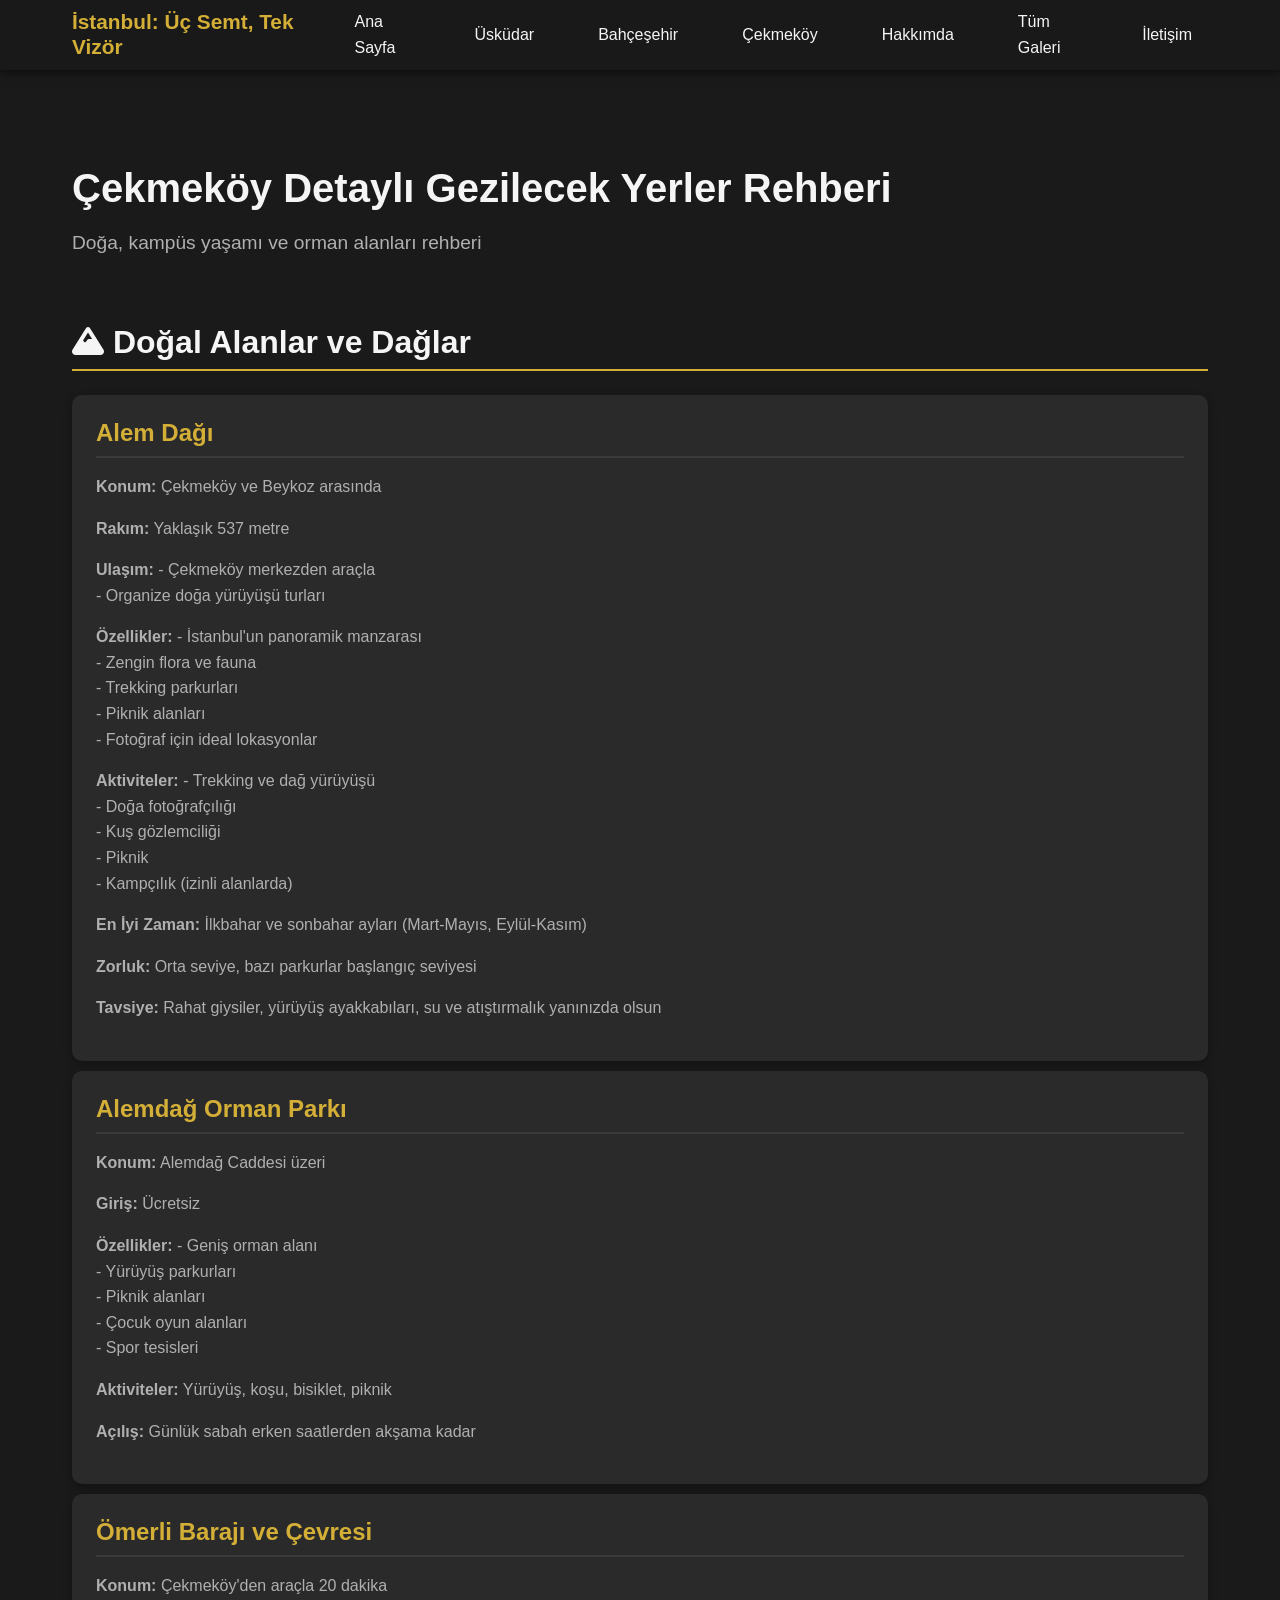
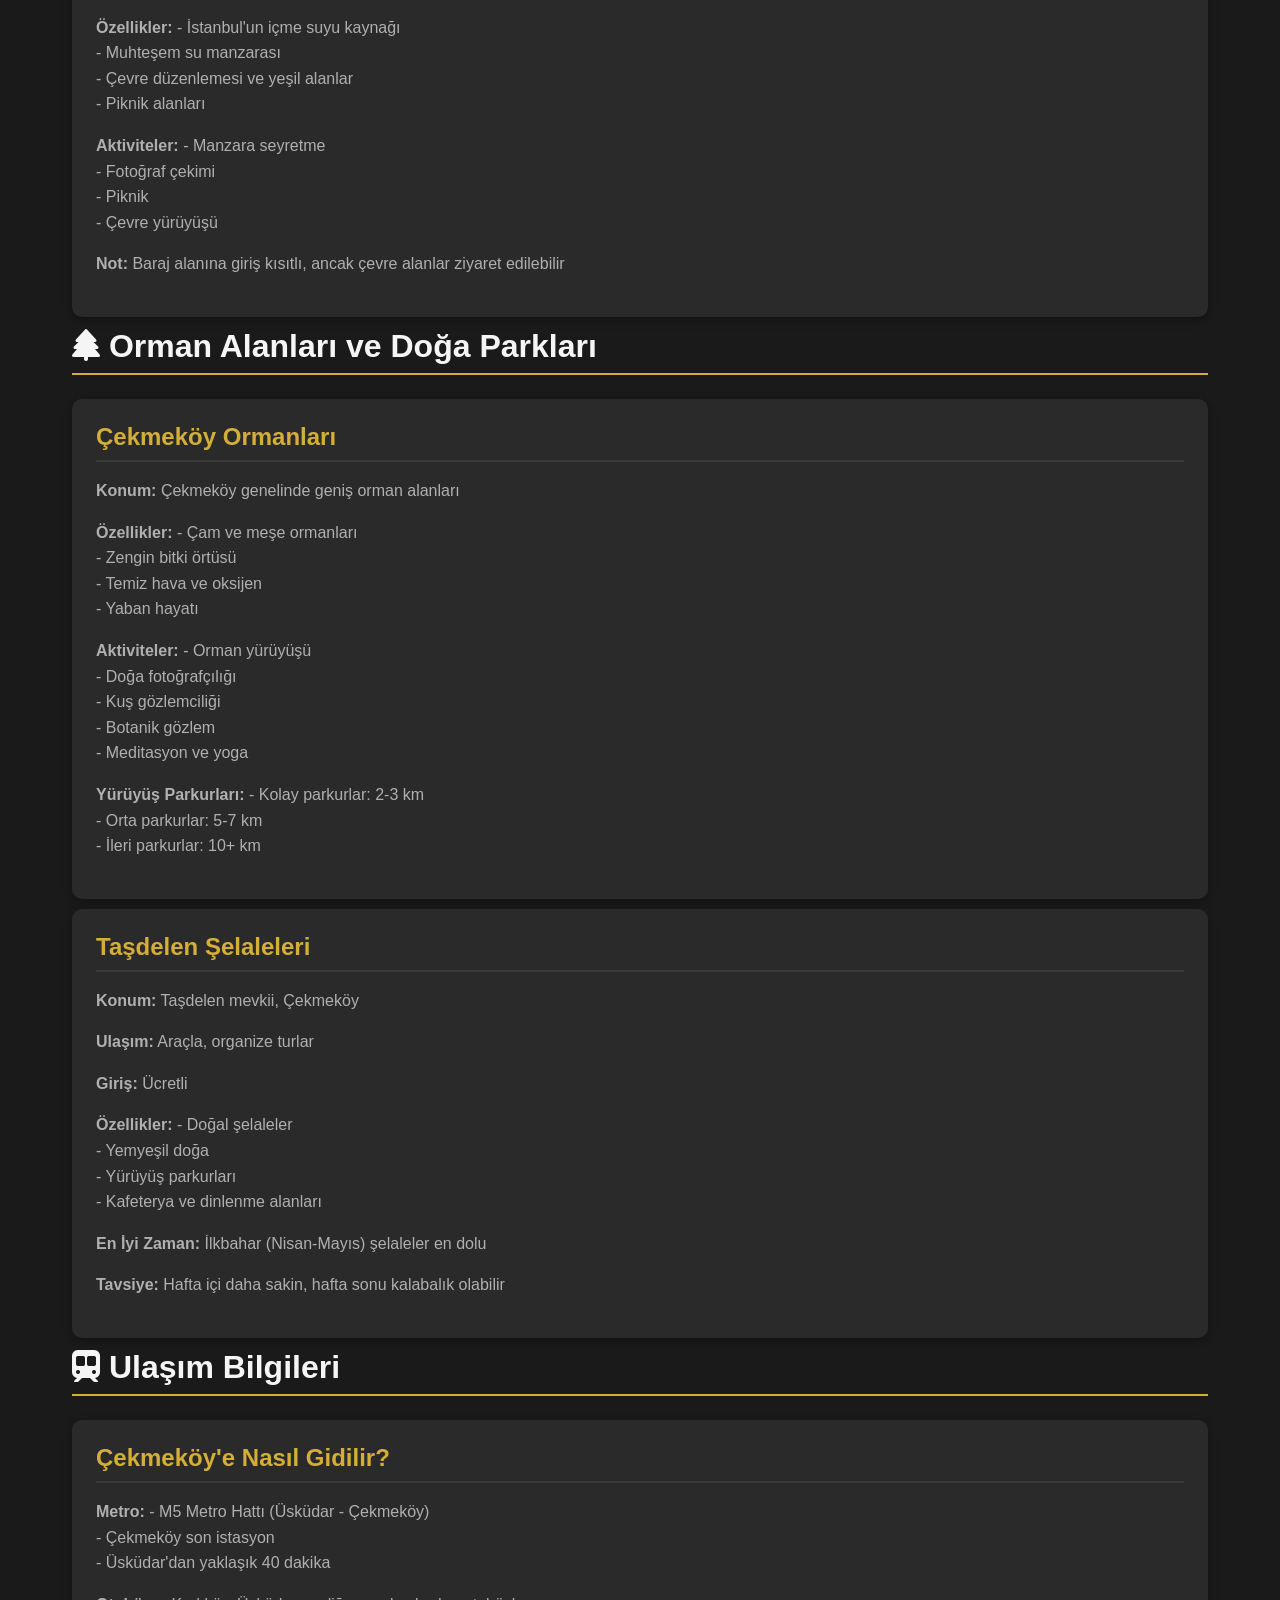
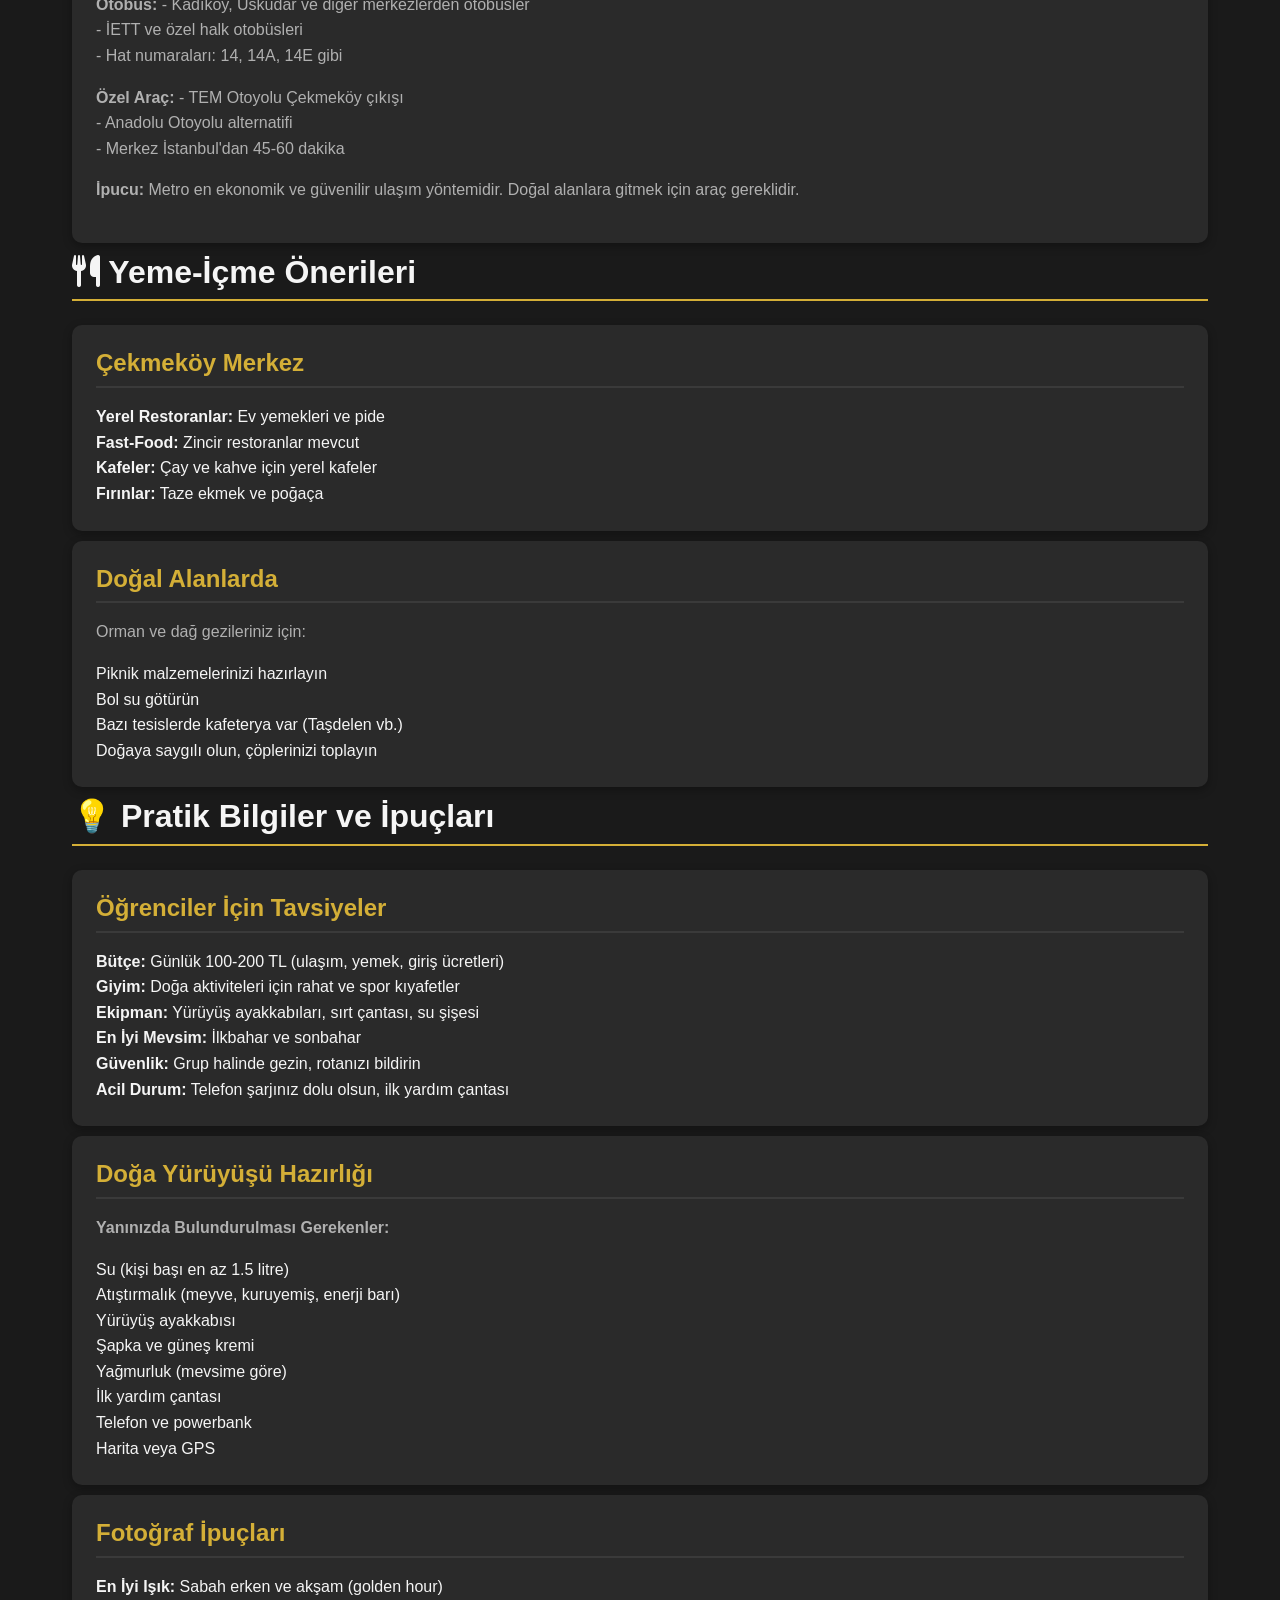
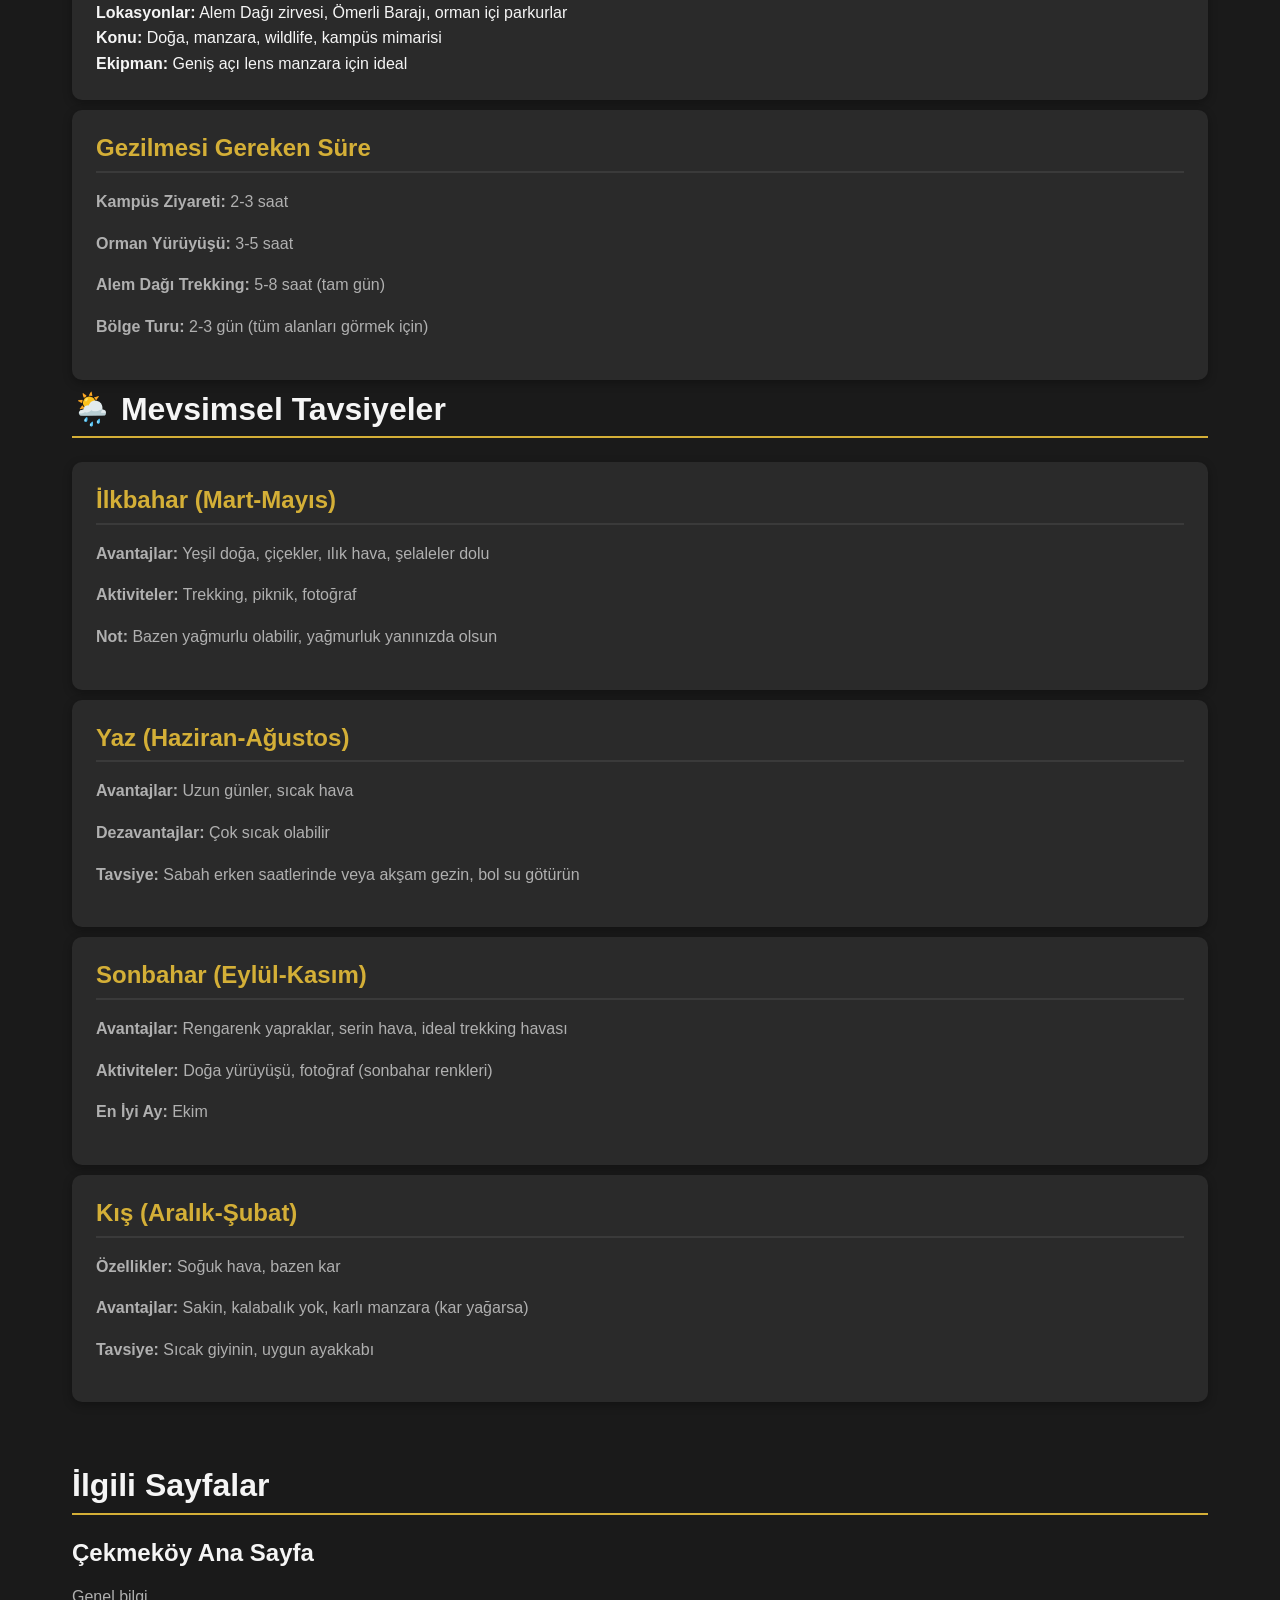
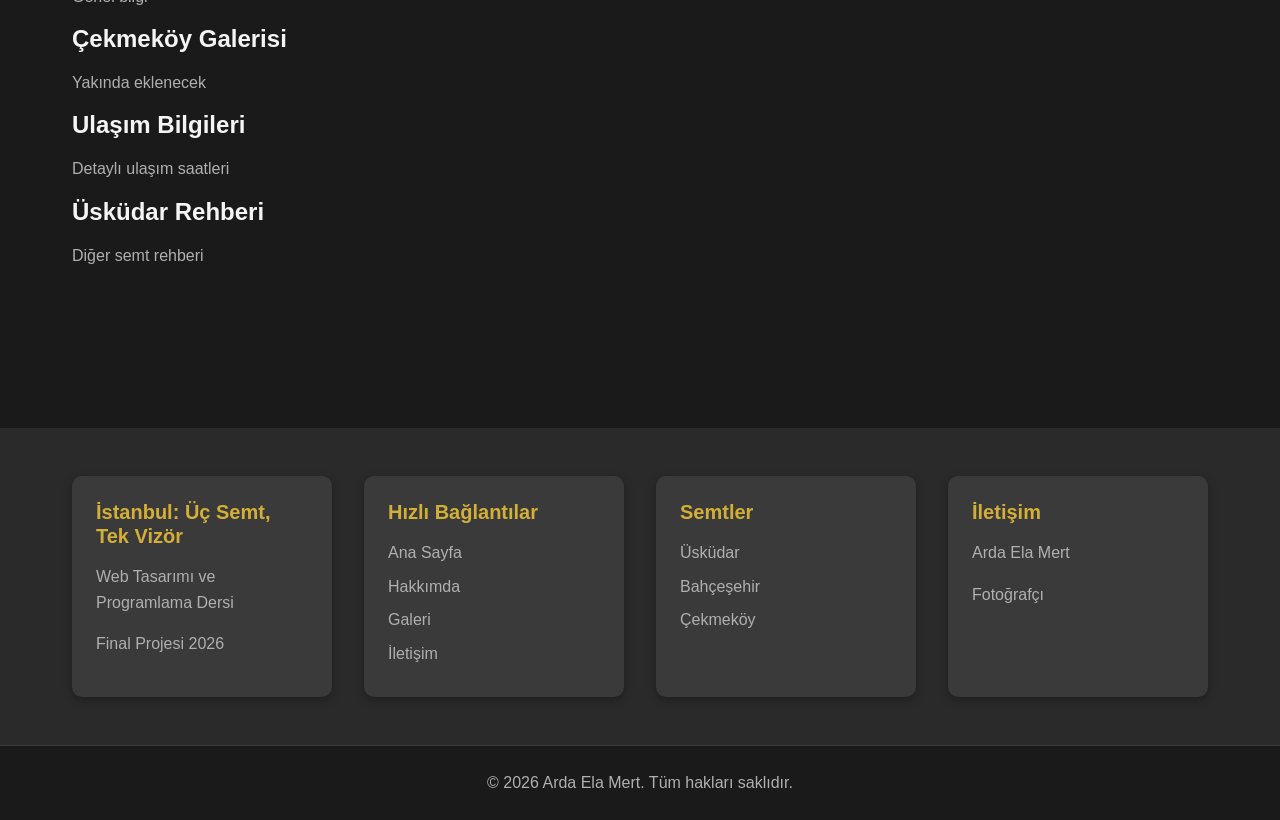
<file: ELANURUSLU/cekmekoy-rehber.html>
<!DOCTYPE html>
<html lang="tr">
<head>
    <meta charset="UTF-8">
    <meta name="viewport" content="width=device-width, initial-scale=1.0">
    <title>Çekmeköy Detaylı Rehber | İstanbul: Üç Semt, Tek Vizör</title>
    <link rel="stylesheet" href="https://cdnjs.cloudflare.com/ajax/libs/font-awesome/6.5.1/css/all.min.css">
    <link rel="stylesheet" href="css/base.css">
    <link rel="stylesheet" href="css/components.css">
    <link rel="stylesheet" href="css/responsive.css">
</head>
<body>
    <nav class="main-nav">
        <div class="nav-container">
            <div class="logo">
                <h1>İstanbul: Üç Semt, Tek Vizör</h1>
            </div>
            <input type="checkbox" id="menu-toggle" class="menu-toggle">
            <label for="menu-toggle" class="menu-icon">
                <span></span>
                <span></span>
                <span></span>
            </label>
            <ul class="nav-menu">
                <li><a href="index.html">Ana Sayfa</a></li>
                <li><a href="uskudar.html">Üsküdar</a></li>
                <li><a href="bahcesehir.html">Bahçeşehir</a></li>
                <li><a href="cekmekoy.html">Çekmeköy</a></li>
                <li><a href="hakkimda.html">Hakkımda</a></li>
                <li><a href="galeri.html">Tüm Galeri</a></li>
                <li><a href="iletisim.html">İletişim</a></li>
            </ul>
        </div>
    </nav>

    <main class="container page-content">
        <section class="guide-hero">
            <h1>Çekmeköy Detaylı Gezilecek Yerler Rehberi</h1>
            <p class="subtitle">Doğa, kampüs yaşamı ve orman alanları rehberi</p>
        </section>

        <section class="guide-content-detailed">
            <div class="guide-section">
                <h2><i class="fas fa-mountain"></i> Doğal Alanlar ve Dağlar</h2>
                
                <div class="info-card">
                    <h3>Alem Dağı</h3>
                    <p><strong>Konum:</strong> Çekmeköy ve Beykoz arasında</p>
                    <p><strong>Rakım:</strong> Yaklaşık 537 metre</p>
                    <p><strong>Ulaşım:</strong> 
                        - Çekmeköy merkezden araçla<br>
                        - Organize doğa yürüyüşü turları
                    </p>
                    <p><strong>Özellikler:</strong>
                        - İstanbul'un panoramik manzarası<br>
                        - Zengin flora ve fauna<br>
                        - Trekking parkurları<br>
                        - Piknik alanları<br>
                        - Fotoğraf için ideal lokasyonlar
                    </p>
                    <p><strong>Aktiviteler:</strong>
                        - Trekking ve dağ yürüyüşü<br>
                        - Doğa fotoğrafçılığı<br>
                        - Kuş gözlemciliği<br>
                        - Piknik<br>
                        - Kampçılık (izinli alanlarda)
                    </p>
                    <p><strong>En İyi Zaman:</strong> İlkbahar ve sonbahar ayları (Mart-Mayıs, Eylül-Kasım)</p>
                    <p><strong>Zorluk:</strong> Orta seviye, bazı parkurlar başlangıç seviyesi</p>
                    <p><strong>Tavsiye:</strong> Rahat giysiler, yürüyüş ayakkabıları, su ve atıştırmalık yanınızda olsun</p>
                </div>

                <div class="info-card">
                    <h3>Alemdağ Orman Parkı</h3>
                    <p><strong>Konum:</strong> Alemdağ Caddesi üzeri</p>
                    <p><strong>Giriş:</strong> Ücretsiz</p>
                    <p><strong>Özellikler:</strong>
                        - Geniş orman alanı<br>
                        - Yürüyüş parkurları<br>
                        - Piknik alanları<br>
                        - Çocuk oyun alanları<br>
                        - Spor tesisleri
                    </p>
                    <p><strong>Aktiviteler:</strong> Yürüyüş, koşu, bisiklet, piknik</p>
                    <p><strong>Açılış:</strong> Günlük sabah erken saatlerden akşama kadar</p>
                </div>

                <div class="info-card">
                    <h3>Ömerli Barajı ve Çevresi</h3>
                    <p><strong>Konum:</strong> Çekmeköy'den araçla 20 dakika</p>
                    <p><strong>Özellikler:</strong>
                        - İstanbul'un içme suyu kaynağı<br>
                        - Muhteşem su manzarası<br>
                        - Çevre düzenlemesi ve yeşil alanlar<br>
                        - Piknik alanları
                    </p>
                    <p><strong>Aktiviteler:</strong>
                        - Manzara seyretme<br>
                        - Fotoğraf çekimi<br>
                        - Piknik<br>
                        - Çevre yürüyüşü
                    </p>
                    <p><strong>Not:</strong> Baraj alanına giriş kısıtlı, ancak çevre alanlar ziyaret edilebilir</p>
                </div>
            </div>

            <div class="guide-section">
                <h2><i class="fas fa-tree"></i> Orman Alanları ve Doğa Parkları</h2>
                
                <div class="info-card">
                    <h3>Çekmeköy Ormanları</h3>
                    <p><strong>Konum:</strong> Çekmeköy genelinde geniş orman alanları</p>
                    <p><strong>Özellikler:</strong>
                        - Çam ve meşe ormanları<br>
                        - Zengin bitki örtüsü<br>
                        - Temiz hava ve oksijen<br>
                        - Yaban hayatı
                    </p>
                    <p><strong>Aktiviteler:</strong>
                        - Orman yürüyüşü<br>
                        - Doğa fotoğrafçılığı<br>
                        - Kuş gözlemciliği<br>
                        - Botanik gözlem<br>
                        - Meditasyon ve yoga
                    </p>
                    <p><strong>Yürüyüş Parkurları:</strong>
                        - Kolay parkurlar: 2-3 km<br>
                        - Orta parkurlar: 5-7 km<br>
                        - İleri parkurlar: 10+ km
                    </p>
                </div>

                <div class="info-card">
                    <h3>Taşdelen Şelaleleri</h3>
                    <p><strong>Konum:</strong> Taşdelen mevkii, Çekmeköy</p>
                    <p><strong>Ulaşım:</strong> Araçla, organize turlar</p>
                    <p><strong>Giriş:</strong> Ücretli</p>
                    <p><strong>Özellikler:</strong>
                        - Doğal şelaleler<br>
                        - Yemyeşil doğa<br>
                        - Yürüyüş parkurları<br>
                        - Kafeterya ve dinlenme alanları
                    </p>
                    <p><strong>En İyi Zaman:</strong> İlkbahar (Nisan-Mayıs) şelaleler en dolu</p>
                    <p><strong>Tavsiye:</strong> Hafta içi daha sakin, hafta sonu kalabalık olabilir</p>
                </div>
            </div>

            <div class="guide-section">
                <h2><i class="fas fa-subway"></i> Ulaşım Bilgileri</h2>
                
                <div class="info-card">
                    <h3>Çekmeköy'e Nasıl Gidilir?</h3>
                    <p><strong>Metro:</strong> 
                        - M5 Metro Hattı (Üsküdar - Çekmeköy)<br>
                        - Çekmeköy son istasyon<br>
                        - Üsküdar'dan yaklaşık 40 dakika
                    </p>
                    <p><strong>Otobüs:</strong> 
                        - Kadıköy, Üsküdar ve diğer merkezlerden otobüsler<br>
                        - İETT ve özel halk otobüsleri<br>
                        - Hat numaraları: 14, 14A, 14E gibi
                    </p>
                    <p><strong>Özel Araç:</strong> 
                        - TEM Otoyolu Çekmeköy çıkışı<br>
                        - Anadolu Otoyolu alternatifi<br>
                        - Merkez İstanbul'dan 45-60 dakika
                    </p>
                    <p><strong>İpucu:</strong> Metro en ekonomik ve güvenilir ulaşım yöntemidir. Doğal alanlara gitmek için araç gereklidir.</p>
                </div>
            </div>

            <div class="guide-section">
                <h2><i class="fas fa-utensils"></i> Yeme-İçme Önerileri</h2>
                
                <div class="info-card">
                    <h3>Çekmeköy Merkez</h3>
                    <ul class="feature-list">
                        <li><strong>Yerel Restoranlar:</strong> Ev yemekleri ve pide</li>
                        <li><strong>Fast-Food:</strong> Zincir restoranlar mevcut</li>
                        <li><strong>Kafeler:</strong> Çay ve kahve için yerel kafeler</li>
                        <li><strong>Fırınlar:</strong> Taze ekmek ve poğaça</li>
                    </ul>
                </div>

                <div class="info-card">
                    <h3>Doğal Alanlarda</h3>
                    <p>Orman ve dağ gezileriniz için:</p>
                    <ul class="feature-list">
                        <li>Piknik malzemelerinizi hazırlayın</li>
                        <li>Bol su götürün</li>
                        <li>Bazı tesislerde kafeterya var (Taşdelen vb.)</li>
                        <li>Doğaya saygılı olun, çöplerinizi toplayın</li>
                    </ul>
                </div>
            </div>

            <div class="guide-section">
                <h2>💡 Pratik Bilgiler ve İpuçları</h2>
                
                <div class="info-card">
                    <h3>Öğrenciler İçin Tavsiyeler</h3>
                    <ul class="feature-list">
                        <li><strong>Bütçe:</strong> Günlük 100-200 TL (ulaşım, yemek, giriş ücretleri)</li>
                        <li><strong>Giyim:</strong> Doğa aktiviteleri için rahat ve spor kıyafetler</li>
                        <li><strong>Ekipman:</strong> Yürüyüş ayakkabıları, sırt çantası, su şişesi</li>
                        <li><strong>En İyi Mevsim:</strong> İlkbahar ve sonbahar</li>
                        <li><strong>Güvenlik:</strong> Grup halinde gezin, rotanızı bildirin</li>
                        <li><strong>Acil Durum:</strong> Telefon şarjınız dolu olsun, ilk yardım çantası</li>
                    </ul>
                </div>

                <div class="info-card">
                    <h3>Doğa Yürüyüşü Hazırlığı</h3>
                    <p><strong>Yanınızda Bulundurulması Gerekenler:</strong></p>
                    <ul class="feature-list">
                        <li>Su (kişi başı en az 1.5 litre)</li>
                        <li>Atıştırmalık (meyve, kuruyemiş, enerji barı)</li>
                        <li>Yürüyüş ayakkabısı</li>
                        <li>Şapka ve güneş kremi</li>
                        <li>Yağmurluk (mevsime göre)</li>
                        <li>İlk yardım çantası</li>
                        <li>Telefon ve powerbank</li>
                        <li>Harita veya GPS</li>
                    </ul>
                </div>

                <div class="info-card">
                    <h3>Fotoğraf İpuçları</h3>
                    <ul class="feature-list">
                        <li><strong>En İyi Işık:</strong> Sabah erken ve akşam (golden hour)</li>
                        <li><strong>Lokasyonlar:</strong> Alem Dağı zirvesi, Ömerli Barajı, orman içi parkurlar</li>
                        <li><strong>Konu:</strong> Doğa, manzara, wildlife, kampüs mimarisi</li>
                        <li><strong>Ekipman:</strong> Geniş açı lens manzara için ideal</li>
                    </ul>
                </div>

                <div class="info-card">
                    <h3>Gezilmesi Gereken Süre</h3>
                    <p><strong>Kampüs Ziyareti:</strong> 2-3 saat</p>
                    <p><strong>Orman Yürüyüşü:</strong> 3-5 saat</p>
                    <p><strong>Alem Dağı Trekking:</strong> 5-8 saat (tam gün)</p>
                    <p><strong>Bölge Turu:</strong> 2-3 gün (tüm alanları görmek için)</p>
                </div>
            </div>

            <div class="guide-section">
                <h2>🌦️ Mevsimsel Tavsiyeler</h2>
                
                <div class="info-card">
                    <h3>İlkbahar (Mart-Mayıs)</h3>
                    <p><strong>Avantajlar:</strong> Yeşil doğa, çiçekler, ılık hava, şelaleler dolu</p>
                    <p><strong>Aktiviteler:</strong> Trekking, piknik, fotoğraf</p>
                    <p><strong>Not:</strong> Bazen yağmurlu olabilir, yağmurluk yanınızda olsun</p>
                </div>

                <div class="info-card">
                    <h3>Yaz (Haziran-Ağustos)</h3>
                    <p><strong>Avantajlar:</strong> Uzun günler, sıcak hava</p>
                    <p><strong>Dezavantajlar:</strong> Çok sıcak olabilir</p>
                    <p><strong>Tavsiye:</strong> Sabah erken saatlerinde veya akşam gezin, bol su götürün</p>
                </div>

                <div class="info-card">
                    <h3>Sonbahar (Eylül-Kasım)</h3>
                    <p><strong>Avantajlar:</strong> Rengarenk yapraklar, serin hava, ideal trekking havası</p>
                    <p><strong>Aktiviteler:</strong> Doğa yürüyüşü, fotoğraf (sonbahar renkleri)</p>
                    <p><strong>En İyi Ay:</strong> Ekim</p>
                </div>

                <div class="info-card">
                    <h3>Kış (Aralık-Şubat)</h3>
                    <p><strong>Özellikler:</strong> Soğuk hava, bazen kar</p>
                    <p><strong>Avantajlar:</strong> Sakin, kalabalık yok, karlı manzara (kar yağarsa)</p>
                    <p><strong>Tavsiye:</strong> Sıcak giyinin, uygun ayakkabı</p>
                </div>
            </div>
        </section>

        <section class="quick-links">
            <h2>İlgili Sayfalar</h2>
            <div class="link-grid">
                <a href="cekmekoy.html" class="link-card">
                    <h3>Çekmeköy Ana Sayfa</h3>
                    <p>Genel bilgi</p>
                </a>
                <a href="galeri-cekmekoy.html" class="link-card">
                    <h3>Çekmeköy Galerisi</h3>
                    <p>Yakında eklenecek</p>
                </a>
                <a href="ulasim-bilgileri.html" class="link-card">
                    <h3>Ulaşım Bilgileri</h3>
                    <p>Detaylı ulaşım saatleri</p>
                </a>
                <a href="uskudar-rehber.html" class="link-card">
                    <h3>Üsküdar Rehberi</h3>
                    <p>Diğer semt rehberi</p>
                </a>
            </div>
        </section>
    </main>

    <footer class="main-footer">
        <div class="footer-content">
            <div class="footer-section">
                <h4>İstanbul: Üç Semt, Tek Vizör</h4>
                <p>Web Tasarımı ve Programlama Dersi</p>
                <p>Final Projesi 2026</p>
            </div>
            <div class="footer-section">
                <h4>Hızlı Bağlantılar</h4>
                <ul class="footer-links">
                    <li><a href="index.html">Ana Sayfa</a></li>
                    <li><a href="hakkimda.html">Hakkımda</a></li>
                    <li><a href="galeri.html">Galeri</a></li>
                    <li><a href="iletisim.html">İletişim</a></li>
                </ul>
            </div>
            <div class="footer-section">
                <h4>Semtler</h4>
                <ul class="footer-links">
                    <li><a href="uskudar.html">Üsküdar</a></li>
                    <li><a href="bahcesehir.html">Bahçeşehir</a></li>
                    <li><a href="cekmekoy.html">Çekmeköy</a></li>
                </ul>
            </div>
            <div class="footer-section">
                <h4>İletişim</h4>
                <p>Arda Ela Mert</p>
                <p>Fotoğrafçı</p>
            </div>
        </div>
        <div class="footer-bottom">
            <p>&copy; 2026 Arda Ela Mert. Tüm hakları saklıdır.</p>
        </div>
    </footer>
</body>
</html>
</file>
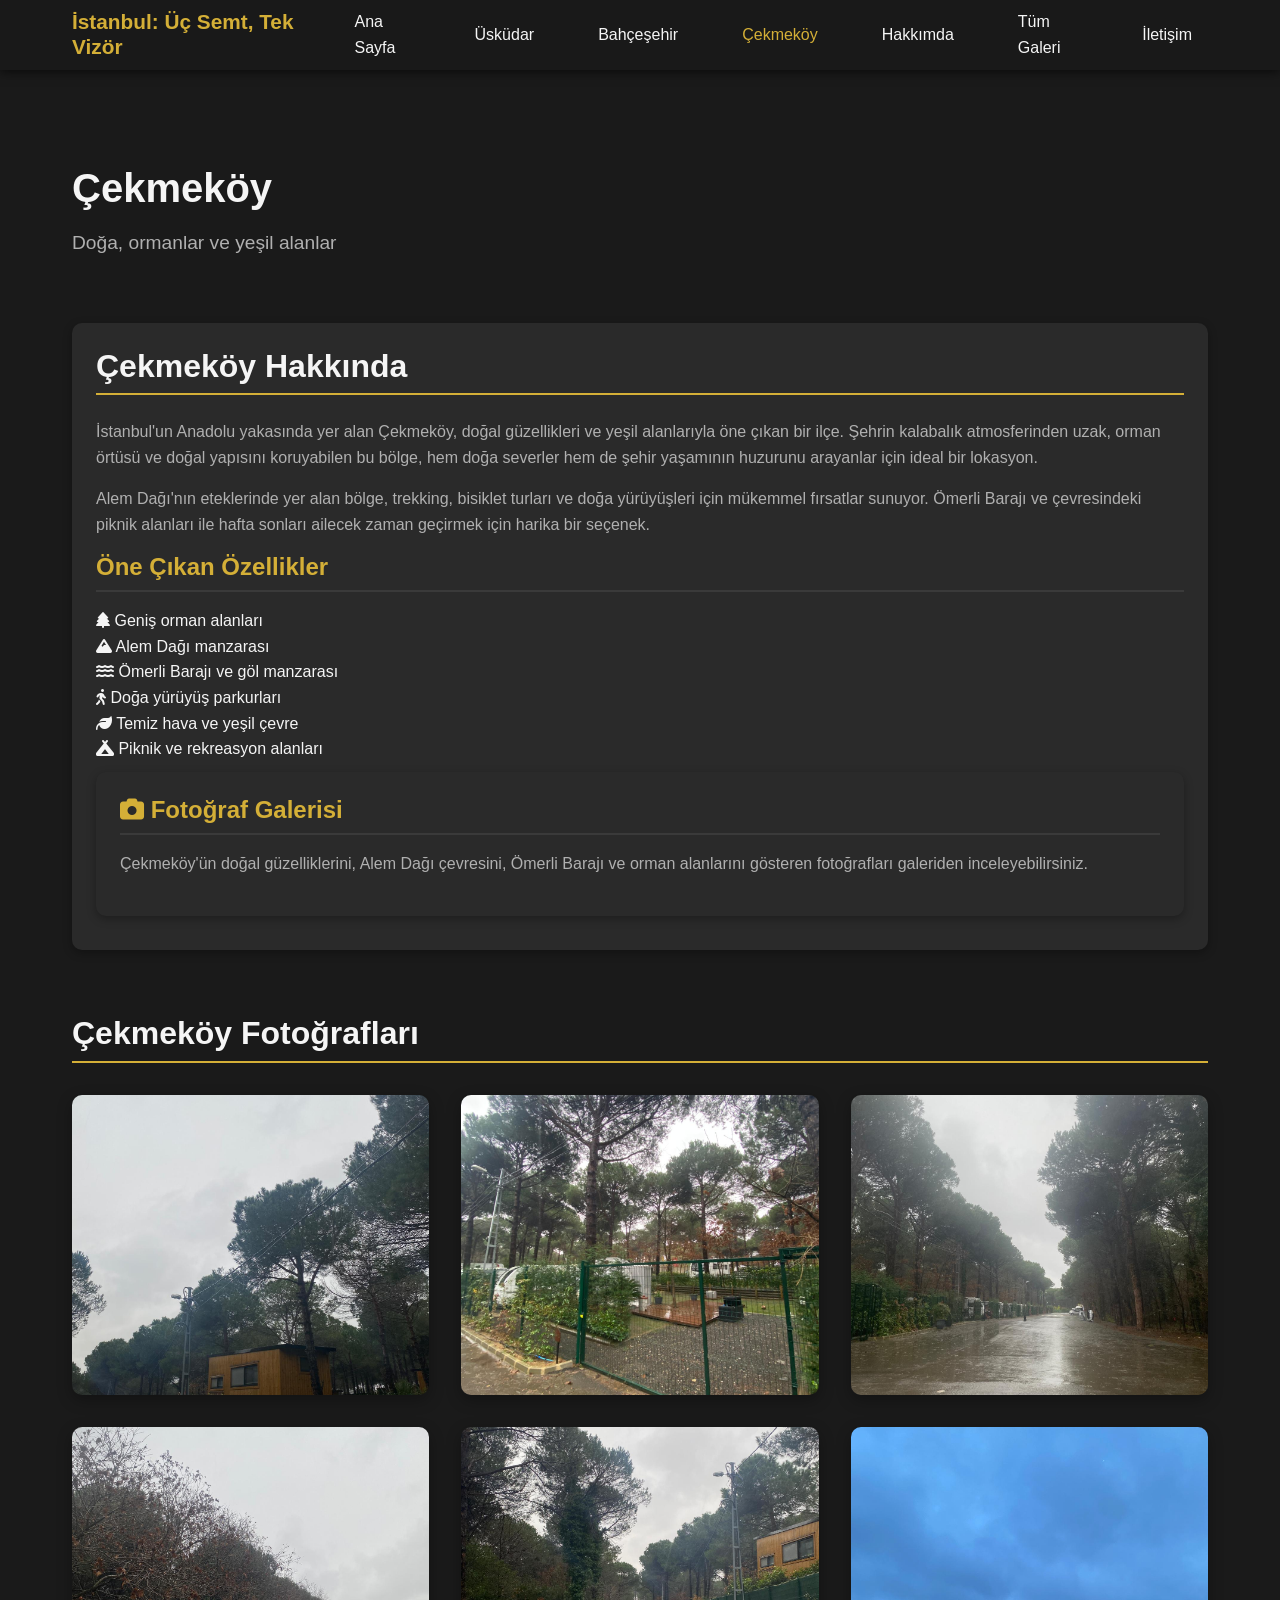
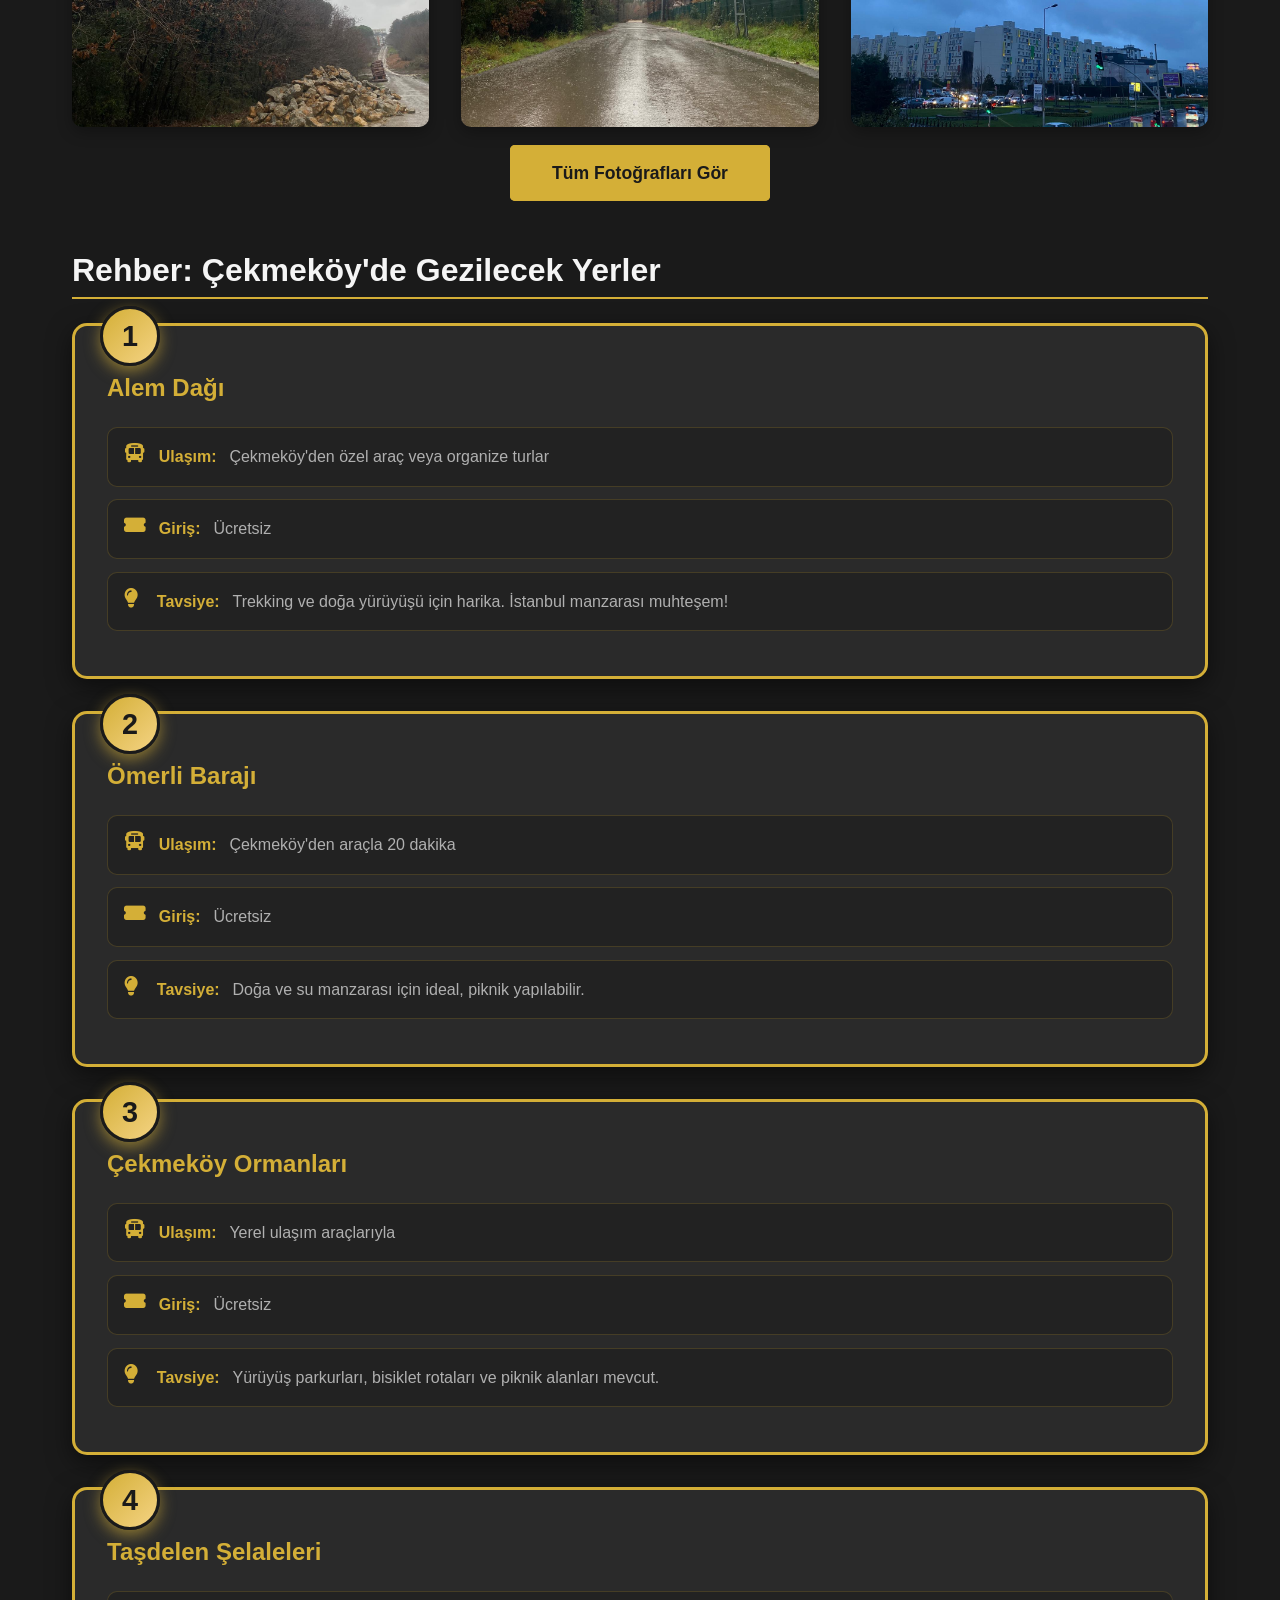
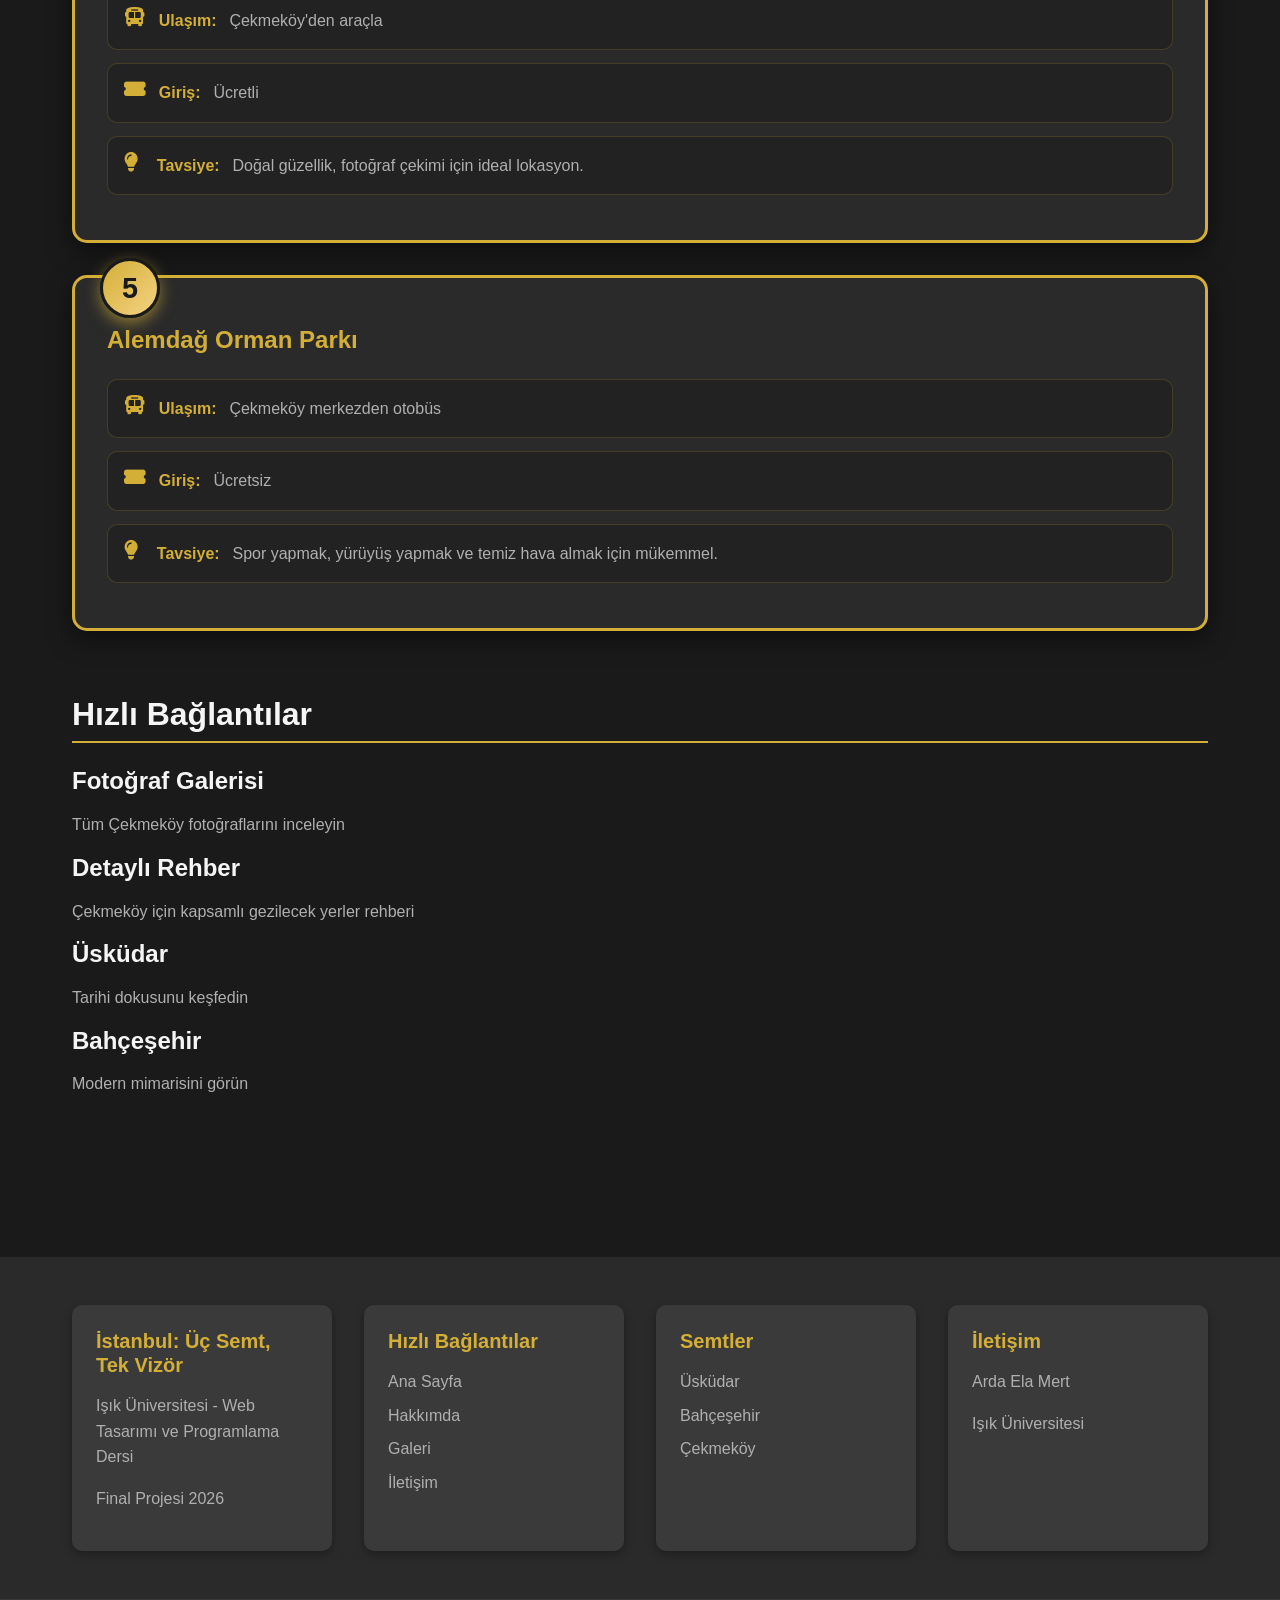
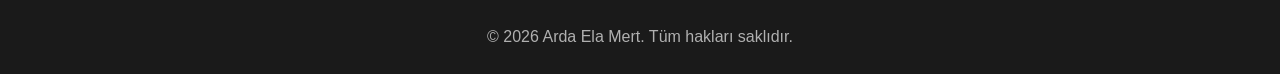
<file: ELANURUSLU/cekmekoy.html>
<!DOCTYPE html>
<html lang="tr">
<head>
    <meta charset="UTF-8">
    <meta name="viewport" content="width=device-width, initial-scale=1.0">
    <title>Çekmeköy | İstanbul: Üç Semt, Tek Vizör</title>
    <link rel="stylesheet" href="https://cdnjs.cloudflare.com/ajax/libs/font-awesome/6.5.1/css/all.min.css">
    <link rel="stylesheet" href="css/base.css">
    <link rel="stylesheet" href="css/components.css">
    <link rel="stylesheet" href="css/responsive.css">
</head>
<body>
    <nav class="main-nav">
        <div class="nav-container">
            <div class="logo">
                <h1>İstanbul: Üç Semt, Tek Vizör</h1>
            </div>
            <input type="checkbox" id="menu-toggle" class="menu-toggle">
            <label for="menu-toggle" class="menu-icon">
                <span></span>
                <span></span>
                <span></span>
            </label>
            <ul class="nav-menu">
                <li><a href="index.html">Ana Sayfa</a></li>
                <li><a href="uskudar.html">Üsküdar</a></li>
                <li><a href="bahcesehir.html">Bahçeşehir</a></li>
                <li><a href="cekmekoy.html" class="active">Çekmeköy</a></li>
                <li><a href="hakkimda.html">Hakkımda</a></li>
                <li><a href="galeri.html">Tüm Galeri</a></li>
                <li><a href="iletisim.html">İletişim</a></li>
            </ul>
        </div>
    </nav>

    <main class="container page-content">
        <section class="district-hero">
            <h1>Çekmeköy</h1>
            <p class="subtitle">Doğa, ormanlar ve yeşil alanlar</p>
        </section>

        <section class="district-info">
            <div class="info-card">
                <h2>Çekmeköy Hakkında</h2>
                <p>İstanbul'un Anadolu yakasında yer alan Çekmeköy, doğal güzellikleri ve yeşil alanlarıyla öne çıkan bir ilçe. Şehrin kalabalık atmosferinden uzak, orman örtüsü ve doğal yapısını koruyabilen bu bölge, hem doğa severler hem de şehir yaşamının huzurunu arayanlar için ideal bir lokasyon.</p>
                
                <p>Alem Dağı'nın eteklerinde yer alan bölge, trekking, bisiklet turları ve doğa yürüyüşleri için mükemmel fırsatlar sunuyor. Ömerli Barajı ve çevresindeki piknik alanları ile hafta sonları ailecek zaman geçirmek için harika bir seçenek.</p>

                <div class="district-highlights">
                    <h3>Öne Çıkan Özellikler</h3>
                    <ul class="feature-list">
                        <li><i class="fas fa-tree"></i> Geniş orman alanları</li>
                        <li><i class="fas fa-mountain"></i> Alem Dağı manzarası</li>
                        <li><i class="fas fa-water"></i> Ömerli Barajı ve göl manzarası</li>
                        <li><i class="fas fa-walking"></i> Doğa yürüyüş parkurları</li>
                        <li><i class="fas fa-leaf"></i> Temiz hava ve yeşil çevre</li>
                        <li><i class="fas fa-campground"></i> Piknik ve rekreasyon alanları</li>
                    </ul>
                </div>

                <div class="info-card">
                    <h3><i class="fas fa-camera"></i> Fotoğraf Galerisi</h3>
                    <p>Çekmeköy'ün doğal güzelliklerini, Alem Dağı çevresini, Ömerli Barajı ve orman alanlarını gösteren fotoğrafları galeriden inceleyebilirsiniz.</p>
                </div>
            </div>
        </section>

        <section class="district-gallery-preview">
            <h2>Çekmeköy Fotoğrafları</h2>
            <div class="gallery-grid">
                <div class="gallery-item">
                    <img src="img/cekmekoy/c1.jpeg" alt="Çekmeköy - Kare 1">
                </div>
                <div class="gallery-item">
                    <img src="img/cekmekoy/c2.jpeg" alt="Çekmeköy - Kare 2">
                </div>
                <div class="gallery-item">
                    <img src="img/cekmekoy/c3.jpeg" alt="Çekmeköy - Kare 3">
                </div>
                <div class="gallery-item">
                    <img src="img/cekmekoy/c4.jpeg" alt="Çekmeköy - Kare 4">
                </div>
                <div class="gallery-item">
                    <img src="img/cekmekoy/c5.jpeg" alt="Çekmeköy - Kare 5">
                </div>
                <div class="gallery-item">
                    <img src="img/cekmekoy/c6.jpeg" alt="Çekmeköy - Kare 6">
                </div>
            </div>
            <div style="text-align: center; margin-top: 2rem;">
                <a href="galeri-cekmekoy.html" class="cta-button">Tüm Fotoğrafları Gör</a>
            </div>
        </section>

        <section class="student-guide">
            <h2>Rehber: Çekmeköy'de Gezilecek Yerler</h2>
            <div class="guide-content">
                <div class="guide-item" style="background: #2a2a2a; padding: 3rem 2rem 2rem 2rem; border-radius: 15px; box-shadow: 0 8px 25px rgba(0, 0, 0, 0.5); border: 3px solid #d4af37; position: relative; margin-bottom: 2rem;">
                    <div class="guide-number" style="position: absolute; top: -20px; left: 25px; width: 60px; height: 60px; background: linear-gradient(135deg, #d4af37, #f4d383); color: #1a1a1a; border-radius: 50%; display: flex; align-items: center; justify-content: center; font-size: 1.8rem; font-weight: bold; box-shadow: 0 5px 15px rgba(212, 175, 55, 0.6); z-index: 10; border: 3px solid #1a1a1a;">1</div>
                    <h3 style="color: #d4af37; margin-bottom: 1.5rem; font-size: 1.5rem;">Alem Dağı</h3>
                    <div class="guide-detail">
                        <p style="display: flex; align-items: flex-start; gap: 0.8rem; margin-bottom: 0.8rem; padding: 1rem; background: rgba(26, 26, 26, 0.5); border-radius: 10px; border: 1px solid rgba(212, 175, 55, 0.2);"><i class="fas fa-bus" style="color: #d4af37; font-size: 1.2rem; min-width: 20px;"></i> <strong style="color: #d4af37;">Ulaşım:</strong> Çekmeköy'den özel araç veya organize turlar</p>
                        <p style="display: flex; align-items: flex-start; gap: 0.8rem; margin-bottom: 0.8rem; padding: 1rem; background: rgba(26, 26, 26, 0.5); border-radius: 10px; border: 1px solid rgba(212, 175, 55, 0.2);"><i class="fas fa-ticket-alt" style="color: #d4af37; font-size: 1.2rem; min-width: 20px;"></i> <strong style="color: #d4af37;">Giriş:</strong> Ücretsiz</p>
                        <p style="display: flex; align-items: flex-start; gap: 0.8rem; margin-bottom: 0.8rem; padding: 1rem; background: rgba(26, 26, 26, 0.5); border-radius: 10px; border: 1px solid rgba(212, 175, 55, 0.2);"><i class="fas fa-lightbulb" style="color: #d4af37; font-size: 1.2rem; min-width: 20px;"></i> <strong style="color: #d4af37;">Tavsiye:</strong> Trekking ve doğa yürüyüşü için harika. İstanbul manzarası muhteşem!</p>
                    </div>
                </div>

                <div class="guide-item" style="background: #2a2a2a; padding: 3rem 2rem 2rem 2rem; border-radius: 15px; box-shadow: 0 8px 25px rgba(0, 0, 0, 0.5); border: 3px solid #d4af37; position: relative; margin-bottom: 2rem;">
                    <div class="guide-number" style="position: absolute; top: -20px; left: 25px; width: 60px; height: 60px; background: linear-gradient(135deg, #d4af37, #f4d383); color: #1a1a1a; border-radius: 50%; display: flex; align-items: center; justify-content: center; font-size: 1.8rem; font-weight: bold; box-shadow: 0 5px 15px rgba(212, 175, 55, 0.6); z-index: 10; border: 3px solid #1a1a1a;">2</div>
                    <h3 style="color: #d4af37; margin-bottom: 1.5rem; font-size: 1.5rem;">Ömerli Barajı</h3>
                    <div class="guide-detail">
                        <p style="display: flex; align-items: flex-start; gap: 0.8rem; margin-bottom: 0.8rem; padding: 1rem; background: rgba(26, 26, 26, 0.5); border-radius: 10px; border: 1px solid rgba(212, 175, 55, 0.2);"><i class="fas fa-bus" style="color: #d4af37; font-size: 1.2rem; min-width: 20px;"></i> <strong style="color: #d4af37;">Ulaşım:</strong> Çekmeköy'den araçla 20 dakika</p>
                        <p style="display: flex; align-items: flex-start; gap: 0.8rem; margin-bottom: 0.8rem; padding: 1rem; background: rgba(26, 26, 26, 0.5); border-radius: 10px; border: 1px solid rgba(212, 175, 55, 0.2);"><i class="fas fa-ticket-alt" style="color: #d4af37; font-size: 1.2rem; min-width: 20px;"></i> <strong style="color: #d4af37;">Giriş:</strong> Ücretsiz</p>
                        <p style="display: flex; align-items: flex-start; gap: 0.8rem; margin-bottom: 0.8rem; padding: 1rem; background: rgba(26, 26, 26, 0.5); border-radius: 10px; border: 1px solid rgba(212, 175, 55, 0.2);"><i class="fas fa-lightbulb" style="color: #d4af37; font-size: 1.2rem; min-width: 20px;"></i> <strong style="color: #d4af37;">Tavsiye:</strong> Doğa ve su manzarası için ideal, piknik yapılabilir.</p>
                    </div>
                </div>

                <div class="guide-item" style="background: #2a2a2a; padding: 3rem 2rem 2rem 2rem; border-radius: 15px; box-shadow: 0 8px 25px rgba(0, 0, 0, 0.5); border: 3px solid #d4af37; position: relative; margin-bottom: 2rem;">
                    <div class="guide-number" style="position: absolute; top: -20px; left: 25px; width: 60px; height: 60px; background: linear-gradient(135deg, #d4af37, #f4d383); color: #1a1a1a; border-radius: 50%; display: flex; align-items: center; justify-content: center; font-size: 1.8rem; font-weight: bold; box-shadow: 0 5px 15px rgba(212, 175, 55, 0.6); z-index: 10; border: 3px solid #1a1a1a;">3</div>
                    <h3 style="color: #d4af37; margin-bottom: 1.5rem; font-size: 1.5rem;">Çekmeköy Ormanları</h3>
                    <div class="guide-detail">
                        <p style="display: flex; align-items: flex-start; gap: 0.8rem; margin-bottom: 0.8rem; padding: 1rem; background: rgba(26, 26, 26, 0.5); border-radius: 10px; border: 1px solid rgba(212, 175, 55, 0.2);"><i class="fas fa-bus" style="color: #d4af37; font-size: 1.2rem; min-width: 20px;"></i> <strong style="color: #d4af37;">Ulaşım:</strong> Yerel ulaşım araçlarıyla</p>
                        <p style="display: flex; align-items: flex-start; gap: 0.8rem; margin-bottom: 0.8rem; padding: 1rem; background: rgba(26, 26, 26, 0.5); border-radius: 10px; border: 1px solid rgba(212, 175, 55, 0.2);"><i class="fas fa-ticket-alt" style="color: #d4af37; font-size: 1.2rem; min-width: 20px;"></i> <strong style="color: #d4af37;">Giriş:</strong> Ücretsiz</p>
                        <p style="display: flex; align-items: flex-start; gap: 0.8rem; margin-bottom: 0.8rem; padding: 1rem; background: rgba(26, 26, 26, 0.5); border-radius: 10px; border: 1px solid rgba(212, 175, 55, 0.2);"><i class="fas fa-lightbulb" style="color: #d4af37; font-size: 1.2rem; min-width: 20px;"></i> <strong style="color: #d4af37;">Tavsiye:</strong> Yürüyüş parkurları, bisiklet rotaları ve piknik alanları mevcut.</p>
                    </div>
                </div>

                <div class="guide-item" style="background: #2a2a2a; padding: 3rem 2rem 2rem 2rem; border-radius: 15px; box-shadow: 0 8px 25px rgba(0, 0, 0, 0.5); border: 3px solid #d4af37; position: relative; margin-bottom: 2rem;">
                    <div class="guide-number" style="position: absolute; top: -20px; left: 25px; width: 60px; height: 60px; background: linear-gradient(135deg, #d4af37, #f4d383); color: #1a1a1a; border-radius: 50%; display: flex; align-items: center; justify-content: center; font-size: 1.8rem; font-weight: bold; box-shadow: 0 5px 15px rgba(212, 175, 55, 0.6); z-index: 10; border: 3px solid #1a1a1a;">4</div>
                    <h3 style="color: #d4af37; margin-bottom: 1.5rem; font-size: 1.5rem;">Taşdelen Şelaleleri</h3>
                    <div class="guide-detail">
                        <p style="display: flex; align-items: flex-start; gap: 0.8rem; margin-bottom: 0.8rem; padding: 1rem; background: rgba(26, 26, 26, 0.5); border-radius: 10px; border: 1px solid rgba(212, 175, 55, 0.2);"><i class="fas fa-bus" style="color: #d4af37; font-size: 1.2rem; min-width: 20px;"></i> <strong style="color: #d4af37;">Ulaşım:</strong> Çekmeköy'den araçla</p>
                        <p style="display: flex; align-items: flex-start; gap: 0.8rem; margin-bottom: 0.8rem; padding: 1rem; background: rgba(26, 26, 26, 0.5); border-radius: 10px; border: 1px solid rgba(212, 175, 55, 0.2);"><i class="fas fa-ticket-alt" style="color: #d4af37; font-size: 1.2rem; min-width: 20px;"></i> <strong style="color: #d4af37;">Giriş:</strong> Ücretli</p>
                        <p style="display: flex; align-items: flex-start; gap: 0.8rem; margin-bottom: 0.8rem; padding: 1rem; background: rgba(26, 26, 26, 0.5); border-radius: 10px; border: 1px solid rgba(212, 175, 55, 0.2);"><i class="fas fa-lightbulb" style="color: #d4af37; font-size: 1.2rem; min-width: 20px;"></i> <strong style="color: #d4af37;">Tavsiye:</strong> Doğal güzellik, fotoğraf çekimi için ideal lokasyon.</p>
                    </div>
                </div>

                <div class="guide-item" style="background: #2a2a2a; padding: 3rem 2rem 2rem 2rem; border-radius: 15px; box-shadow: 0 8px 25px rgba(0, 0, 0, 0.5); border: 3px solid #d4af37; position: relative; margin-bottom: 2rem;">
                    <div class="guide-number" style="position: absolute; top: -20px; left: 25px; width: 60px; height: 60px; background: linear-gradient(135deg, #d4af37, #f4d383); color: #1a1a1a; border-radius: 50%; display: flex; align-items: center; justify-content: center; font-size: 1.8rem; font-weight: bold; box-shadow: 0 5px 15px rgba(212, 175, 55, 0.6); z-index: 10; border: 3px solid #1a1a1a;">5</div>
                    <h3 style="color: #d4af37; margin-bottom: 1.5rem; font-size: 1.5rem;">Alemdağ Orman Parkı</h3>
                    <div class="guide-detail">
                        <p style="display: flex; align-items: flex-start; gap: 0.8rem; margin-bottom: 0.8rem; padding: 1rem; background: rgba(26, 26, 26, 0.5); border-radius: 10px; border: 1px solid rgba(212, 175, 55, 0.2);"><i class="fas fa-bus" style="color: #d4af37; font-size: 1.2rem; min-width: 20px;"></i> <strong style="color: #d4af37;">Ulaşım:</strong> Çekmeköy merkezden otobüs</p>
                        <p style="display: flex; align-items: flex-start; gap: 0.8rem; margin-bottom: 0.8rem; padding: 1rem; background: rgba(26, 26, 26, 0.5); border-radius: 10px; border: 1px solid rgba(212, 175, 55, 0.2);"><i class="fas fa-ticket-alt" style="color: #d4af37; font-size: 1.2rem; min-width: 20px;"></i> <strong style="color: #d4af37;">Giriş:</strong> Ücretsiz</p>
                        <p style="display: flex; align-items: flex-start; gap: 0.8rem; margin-bottom: 0.8rem; padding: 1rem; background: rgba(26, 26, 26, 0.5); border-radius: 10px; border: 1px solid rgba(212, 175, 55, 0.2);"><i class="fas fa-lightbulb" style="color: #d4af37; font-size: 1.2rem; min-width: 20px;"></i> <strong style="color: #d4af37;">Tavsiye:</strong> Spor yapmak, yürüyüş yapmak ve temiz hava almak için mükemmel.</p>
                    </div>
                </div>
            </div>
        </section>

        <section class="quick-links">
            <h2>Hızlı Bağlantılar</h2>
            <div class="link-grid">
                <a href="galeri-cekmekoy.html" class="link-card">
                    <h3>Fotoğraf Galerisi</h3>
                    <p>Tüm Çekmeköy fotoğraflarını inceleyin</p>
                </a>
                <a href="cekmekoy-rehber.html" class="link-card">
                    <h3>Detaylı Rehber</h3>
                    <p>Çekmeköy için kapsamlı gezilecek yerler rehberi</p>
                </a>
                <a href="uskudar.html" class="link-card">
                    <h3>Üsküdar</h3>
                    <p>Tarihi dokusunu keşfedin</p>
                </a>
                <a href="bahcesehir.html" class="link-card">
                    <h3>Bahçeşehir</h3>
                    <p>Modern mimarisini görün</p>
                </a>
            </div>
        </section>
    </main>

    <footer class="main-footer">
        <div class="footer-content">
            <div class="footer-section">
                <h4>İstanbul: Üç Semt, Tek Vizör</h4>
                <p>Işık Üniversitesi - Web Tasarımı ve Programlama Dersi</p>
                <p>Final Projesi 2026</p>
            </div>
            <div class="footer-section">
                <h4>Hızlı Bağlantılar</h4>
                <ul class="footer-links">
                    <li><a href="index.html">Ana Sayfa</a></li>
                    <li><a href="hakkimda.html">Hakkımda</a></li>
                    <li><a href="galeri.html">Galeri</a></li>
                    <li><a href="iletisim.html">İletişim</a></li>
                </ul>
            </div>
            <div class="footer-section">
                <h4>Semtler</h4>
                <ul class="footer-links">
                    <li><a href="uskudar.html">Üsküdar</a></li>
                    <li><a href="bahcesehir.html">Bahçeşehir</a></li>
                    <li><a href="cekmekoy.html">Çekmeköy</a></li>
                </ul>
            </div>
            <div class="footer-section">
                <h4>İletişim</h4>
                <p>Arda Ela Mert</p>
                <p>Işık Üniversitesi</p>
            </div>
        </div>
        <div class="footer-bottom">
            <p>&copy; 2026 Arda Ela Mert. Tüm hakları saklıdır.</p>
        </div>
    </footer>
</body>
</html>
</file>
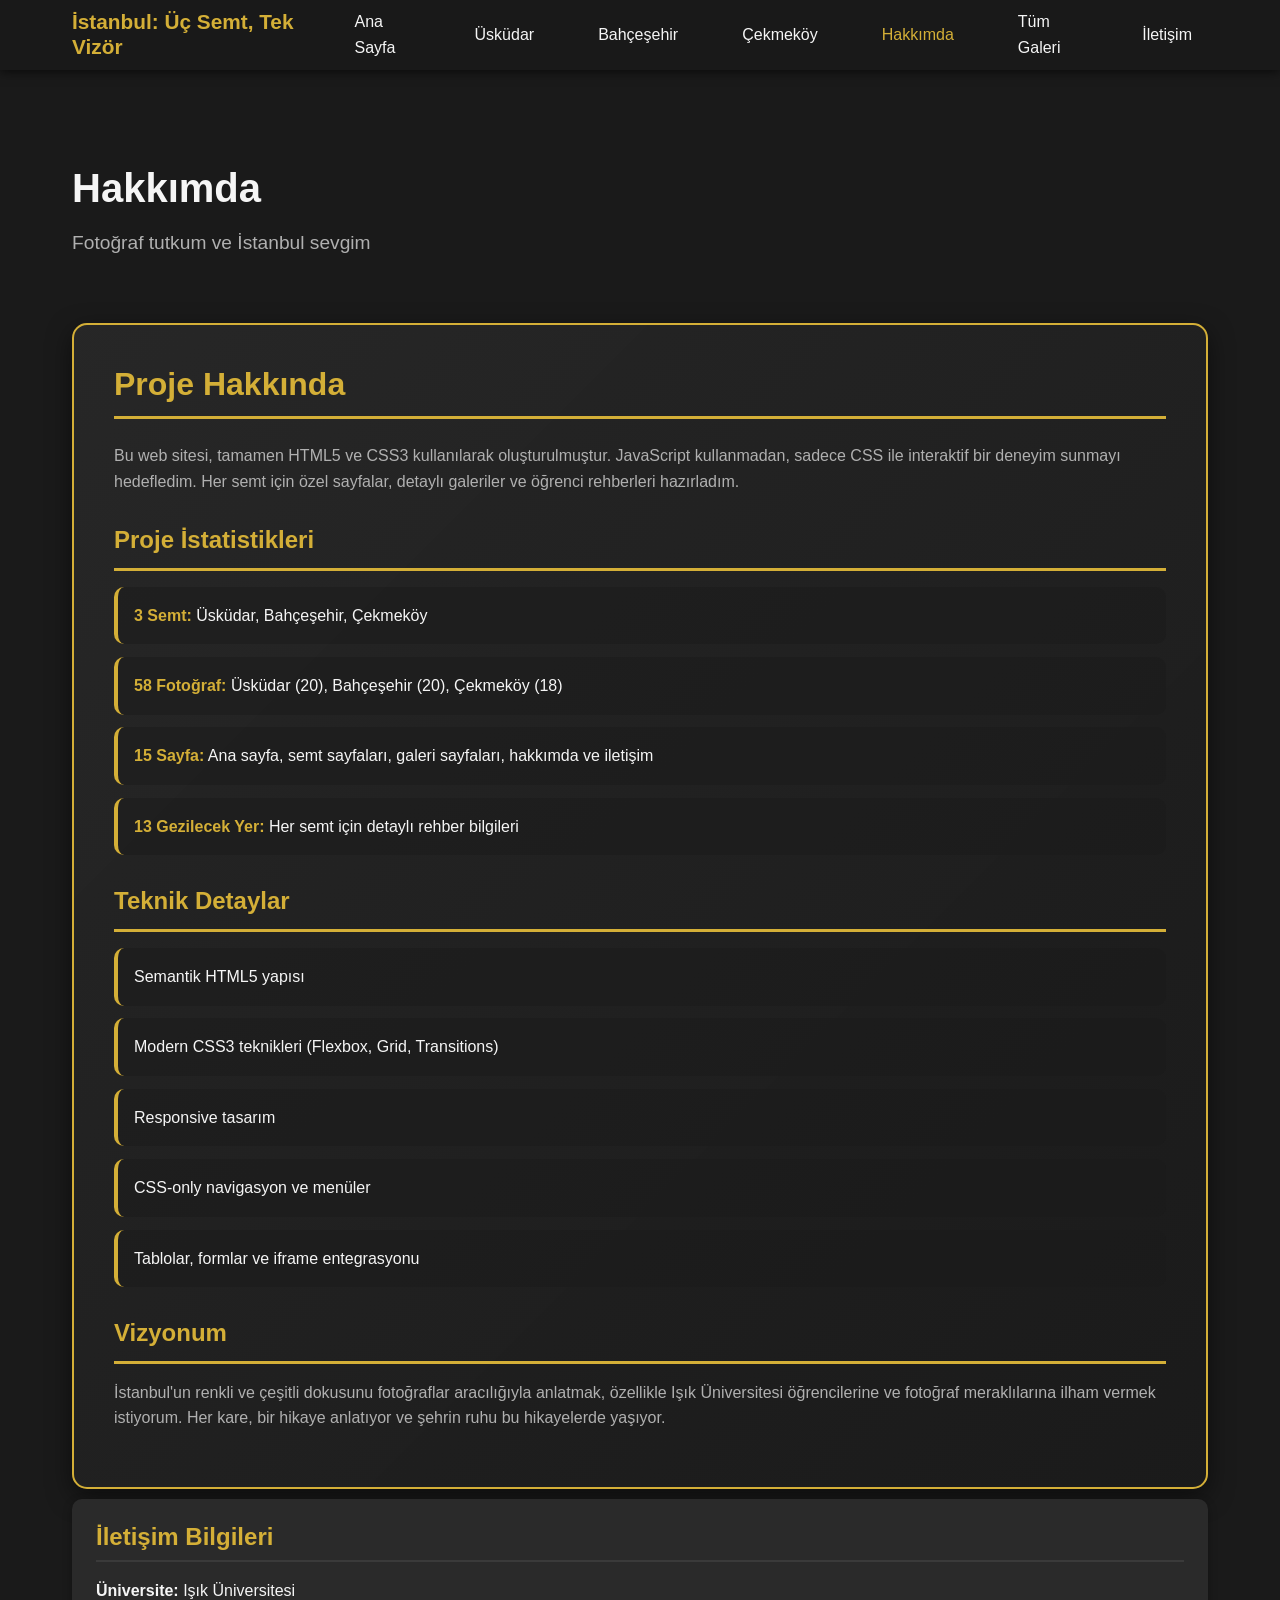
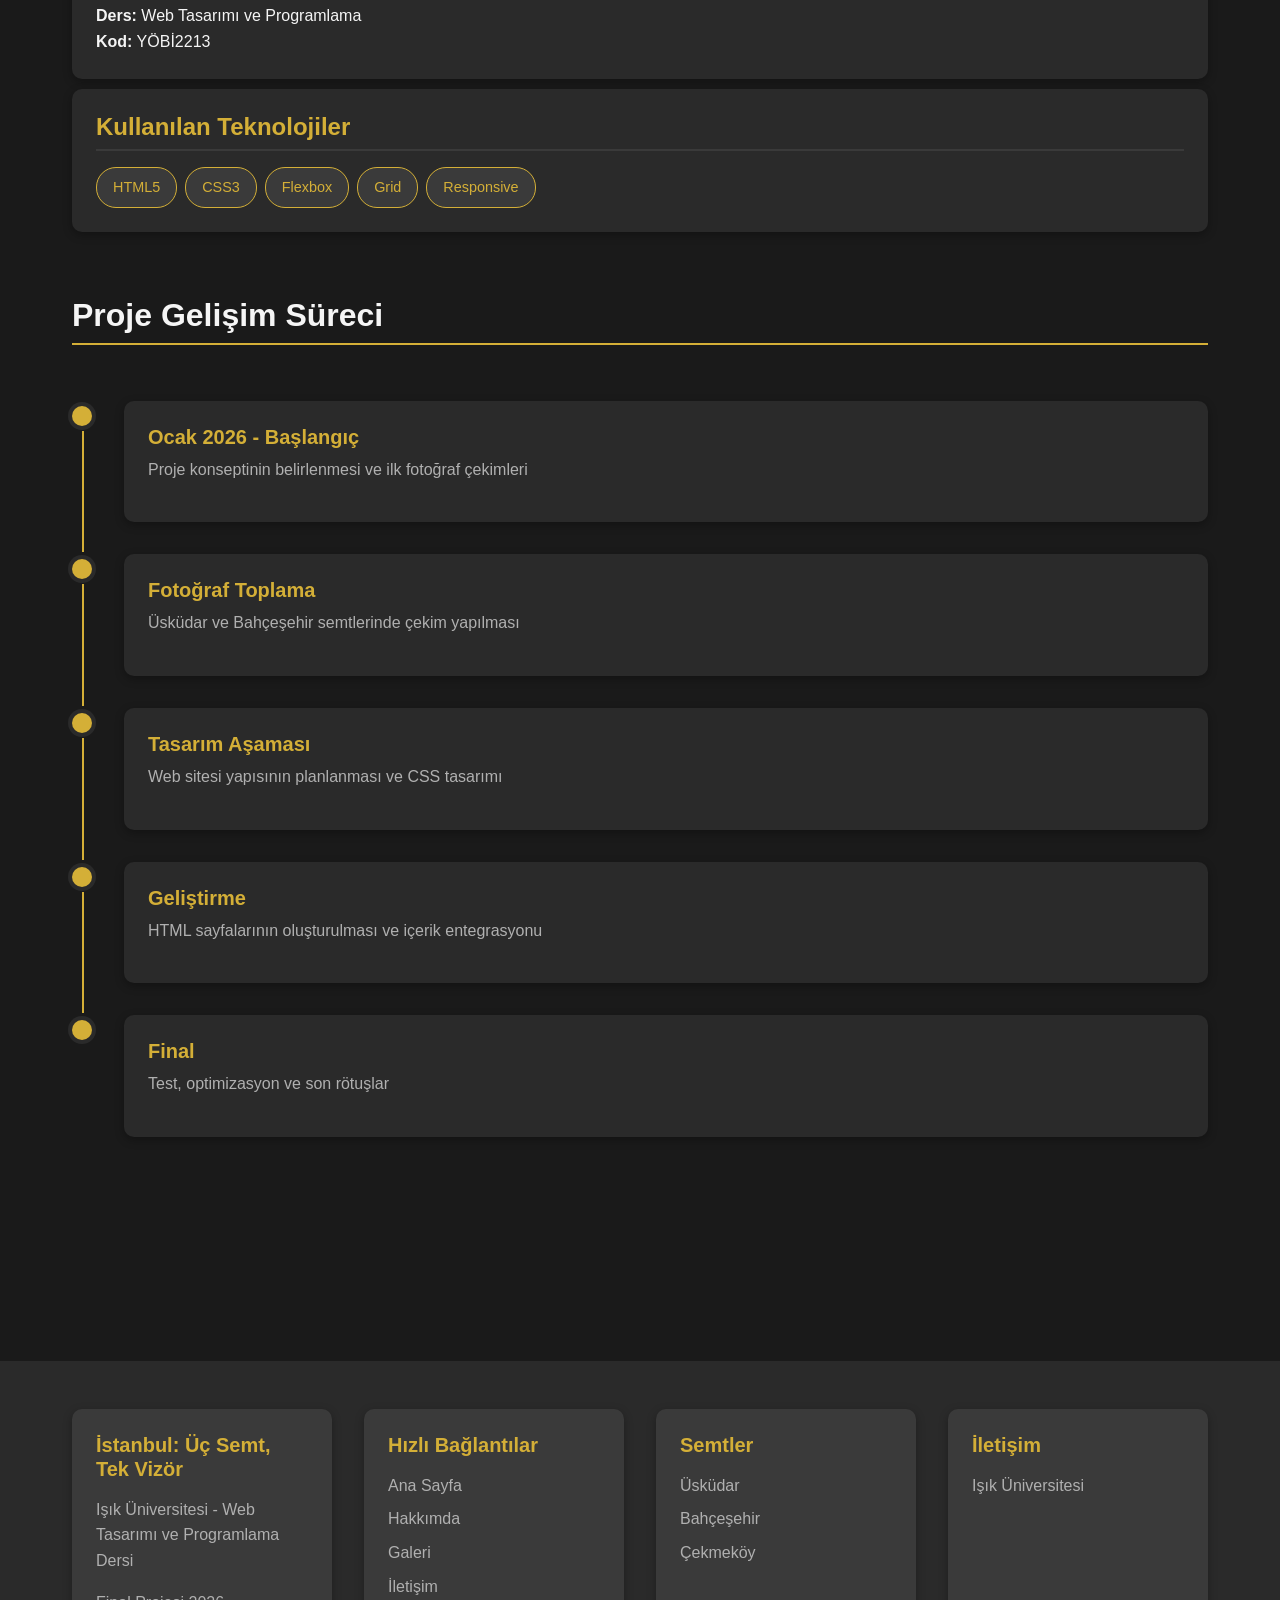
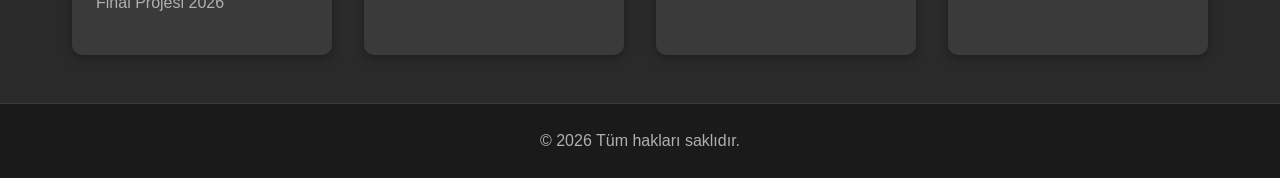
<file: ELANURUSLU/hakkimda.html>
<!DOCTYPE html>
<html lang="tr">
<head>
    <meta charset="UTF-8">
    <meta name="viewport" content="width=device-width, initial-scale=1.0">
    <title>Hakkımda | İstanbul: Üç Semt, Tek Vizör</title>
    <link rel="stylesheet" href="https://cdnjs.cloudflare.com/ajax/libs/font-awesome/6.5.1/css/all.min.css">
    <link rel="stylesheet" href="css/base.css">
    <link rel="stylesheet" href="css/components.css">
    <link rel="stylesheet" href="css/responsive.css">
</head>
<body>
    <nav class="main-nav">
        <div class="nav-container">
            <div class="logo">
                <h1>İstanbul: Üç Semt, Tek Vizör</h1>
            </div>
            <input type="checkbox" id="menu-toggle" class="menu-toggle">
            <label for="menu-toggle" class="menu-icon">
                <span></span>
                <span></span>
                <span></span>
            </label>
            <ul class="nav-menu">
                <li><a href="index.html">Ana Sayfa</a></li>
                <li><a href="uskudar.html">Üsküdar</a></li>
                <li><a href="bahcesehir.html">Bahçeşehir</a></li>
                <li><a href="cekmekoy.html">Çekmeköy</a></li>
                <li><a href="hakkimda.html" class="active">Hakkımda</a></li>
                <li><a href="galeri.html">Tüm Galeri</a></li>
                <li><a href="iletisim.html">İletişim</a></li>
            </ul>
        </div>
    </nav>

    <main class="container page-content">
        <section class="about-hero">
            <h1>Hakkımda</h1>
            <p class="subtitle">Fotoğraf tutkum ve İstanbul sevgim</p>
        </section>

        <section class="about-content">
            <div class="about-text" style="background: linear-gradient(135deg, rgba(42, 42, 42, 0.8), rgba(26, 26, 26, 0.9)); padding: 2.5rem; border-radius: 15px; border: 2px solid #d4af37; box-shadow: 0 8px 25px rgba(0, 0, 0, 0.5);">
                <h2 style="color: #d4af37; margin-bottom: 1.5rem; border-bottom: 3px solid #d4af37; padding-bottom: 0.8rem;">Proje Hakkında</h2>
                <p>Bu web sitesi, tamamen HTML5 ve CSS3 kullanılarak oluşturulmuştur. JavaScript kullanmadan, sadece CSS ile interaktif bir deneyim sunmayı hedefledim. Her semt için özel sayfalar, detaylı galeriler ve öğrenci rehberleri hazırladım.</p>
                
                <h3 style="color: #d4af37; margin-top: 2rem; margin-bottom: 1rem; border-bottom: 3px solid #d4af37; padding-bottom: 0.8rem;">Proje İstatistikleri</h3>
                <ul class="tech-list" style="list-style: none; padding: 0;">
                    <li style="background: rgba(26, 26, 26, 0.5); padding: 1rem; margin-bottom: 0.8rem; border-radius: 10px; border-left: 4px solid #d4af37; transition: all 0.3s ease;"><strong style="color: #d4af37;">3 Semt:</strong> Üsküdar, Bahçeşehir, Çekmeköy</li>
                    <li style="background: rgba(26, 26, 26, 0.5); padding: 1rem; margin-bottom: 0.8rem; border-radius: 10px; border-left: 4px solid #d4af37; transition: all 0.3s ease;"><strong style="color: #d4af37;">58 Fotoğraf:</strong> Üsküdar (20), Bahçeşehir (20), Çekmeköy (18)</li>
                    <li style="background: rgba(26, 26, 26, 0.5); padding: 1rem; margin-bottom: 0.8rem; border-radius: 10px; border-left: 4px solid #d4af37; transition: all 0.3s ease;"><strong style="color: #d4af37;">15 Sayfa:</strong> Ana sayfa, semt sayfaları, galeri sayfaları, hakkımda ve iletişim</li>
                    <li style="background: rgba(26, 26, 26, 0.5); padding: 1rem; margin-bottom: 0.8rem; border-radius: 10px; border-left: 4px solid #d4af37; transition: all 0.3s ease;"><strong style="color: #d4af37;">13 Gezilecek Yer:</strong> Her semt için detaylı rehber bilgileri</li>
                </ul>

                <h3 style="color: #d4af37; margin-top: 2rem; margin-bottom: 1rem; border-bottom: 3px solid #d4af37; padding-bottom: 0.8rem;">Teknik Detaylar</h3>
                <ul class="tech-list" style="list-style: none; padding: 0;">
                    <li style="background: rgba(26, 26, 26, 0.5); padding: 1rem; margin-bottom: 0.8rem; border-radius: 10px; border-left: 4px solid #d4af37; transition: all 0.3s ease;">Semantik HTML5 yapısı</li>
                    <li style="background: rgba(26, 26, 26, 0.5); padding: 1rem; margin-bottom: 0.8rem; border-radius: 10px; border-left: 4px solid #d4af37; transition: all 0.3s ease;">Modern CSS3 teknikleri (Flexbox, Grid, Transitions)</li>
                    <li style="background: rgba(26, 26, 26, 0.5); padding: 1rem; margin-bottom: 0.8rem; border-radius: 10px; border-left: 4px solid #d4af37; transition: all 0.3s ease;">Responsive tasarım</li>
                    <li style="background: rgba(26, 26, 26, 0.5); padding: 1rem; margin-bottom: 0.8rem; border-radius: 10px; border-left: 4px solid #d4af37; transition: all 0.3s ease;">CSS-only navigasyon ve menüler</li>
                    <li style="background: rgba(26, 26, 26, 0.5); padding: 1rem; margin-bottom: 0.8rem; border-radius: 10px; border-left: 4px solid #d4af37; transition: all 0.3s ease;">Tablolar, formlar ve iframe entegrasyonu</li>
                </ul>

                <h3 style="color: #d4af37; margin-top: 2rem; margin-bottom: 1rem; border-bottom: 3px solid #d4af37; padding-bottom: 0.8rem;">Vizyonum</h3>
                <p>İstanbul'un renkli ve çeşitli dokusunu fotoğraflar aracılığıyla anlatmak, özellikle Işık Üniversitesi öğrencilerine ve fotoğraf meraklılarına ilham vermek istiyorum. Her kare, bir hikaye anlatıyor ve şehrin ruhu bu hikayelerde yaşıyor.</p>
            </div>

            <div class="about-sidebar">
                <div class="info-card">
                    <h3>İletişim Bilgileri</h3>
                    <ul class="info-list">
                        <li><strong>Üniversite:</strong> Işık Üniversitesi</li>
                        <li><strong>Ders:</strong> Web Tasarımı ve Programlama</li>
                        <li><strong>Kod:</strong> YÖBİ2213</li>
                    </ul>
                </div>

                <div class="info-card">
                    <h3>Kullanılan Teknolojiler</h3>
                    <div class="tech-badges">
                        <span class="badge">HTML5</span>
                        <span class="badge">CSS3</span>
                        <span class="badge">Flexbox</span>
                        <span class="badge">Grid</span>
                        <span class="badge">Responsive</span>
                    </div>
                </div>
            </div>
        </section>

        <section class="timeline">
            <h2>Proje Gelişim Süreci</h2>
            <div class="timeline-container">
                <div class="timeline-item">
                    <div class="timeline-marker"></div>
                    <div class="timeline-content">
                        <h4>Ocak 2026 - Başlangıç</h4>
                        <p>Proje konseptinin belirlenmesi ve ilk fotoğraf çekimleri</p>
                    </div>
                </div>
                <div class="timeline-item">
                    <div class="timeline-marker"></div>
                    <div class="timeline-content">
                        <h4>Fotoğraf Toplama</h4>
                        <p>Üsküdar ve Bahçeşehir semtlerinde çekim yapılması</p>
                    </div>
                </div>
                <div class="timeline-item">
                    <div class="timeline-marker"></div>
                    <div class="timeline-content">
                        <h4>Tasarım Aşaması</h4>
                        <p>Web sitesi yapısının planlanması ve CSS tasarımı</p>
                    </div>
                </div>
                <div class="timeline-item">
                    <div class="timeline-marker"></div>
                    <div class="timeline-content">
                        <h4>Geliştirme</h4>
                        <p>HTML sayfalarının oluşturulması ve içerik entegrasyonu</p>
                    </div>
                </div>
                <div class="timeline-item">
                    <div class="timeline-marker"></div>
                    <div class="timeline-content">
                        <h4>Final</h4>
                        <p>Test, optimizasyon ve son rötuşlar</p>
                    </div>
                </div>
            </div>
        </section>
    </main>

    <footer class="main-footer">
        <div class="footer-content">
            <div class="footer-section">
                <h4>İstanbul: Üç Semt, Tek Vizör</h4>
                <p>Işık Üniversitesi - Web Tasarımı ve Programlama Dersi</p>
                <p>Final Projesi 2026</p>
            </div>
            <div class="footer-section">
                <h4>Hızlı Bağlantılar</h4>
                <ul class="footer-links">
                    <li><a href="index.html">Ana Sayfa</a></li>
                    <li><a href="hakkimda.html">Hakkımda</a></li>
                    <li><a href="galeri.html">Galeri</a></li>
                    <li><a href="iletisim.html">İletişim</a></li>
                </ul>
            </div>
            <div class="footer-section">
                <h4>Semtler</h4>
                <ul class="footer-links">
                    <li><a href="uskudar.html">Üsküdar</a></li>
                    <li><a href="bahcesehir.html">Bahçeşehir</a></li>
                    <li><a href="cekmekoy.html">Çekmeköy</a></li>
                </ul>
            </div>
            <div class="footer-section">
                <h4>İletişim</h4>
                <p>Işık Üniversitesi</p>
            </div>
        </div>
        <div class="footer-bottom">
            <p>&copy; 2026 Tüm hakları saklıdır.</p>
        </div>
    </footer>
</body>
</html>
</file>
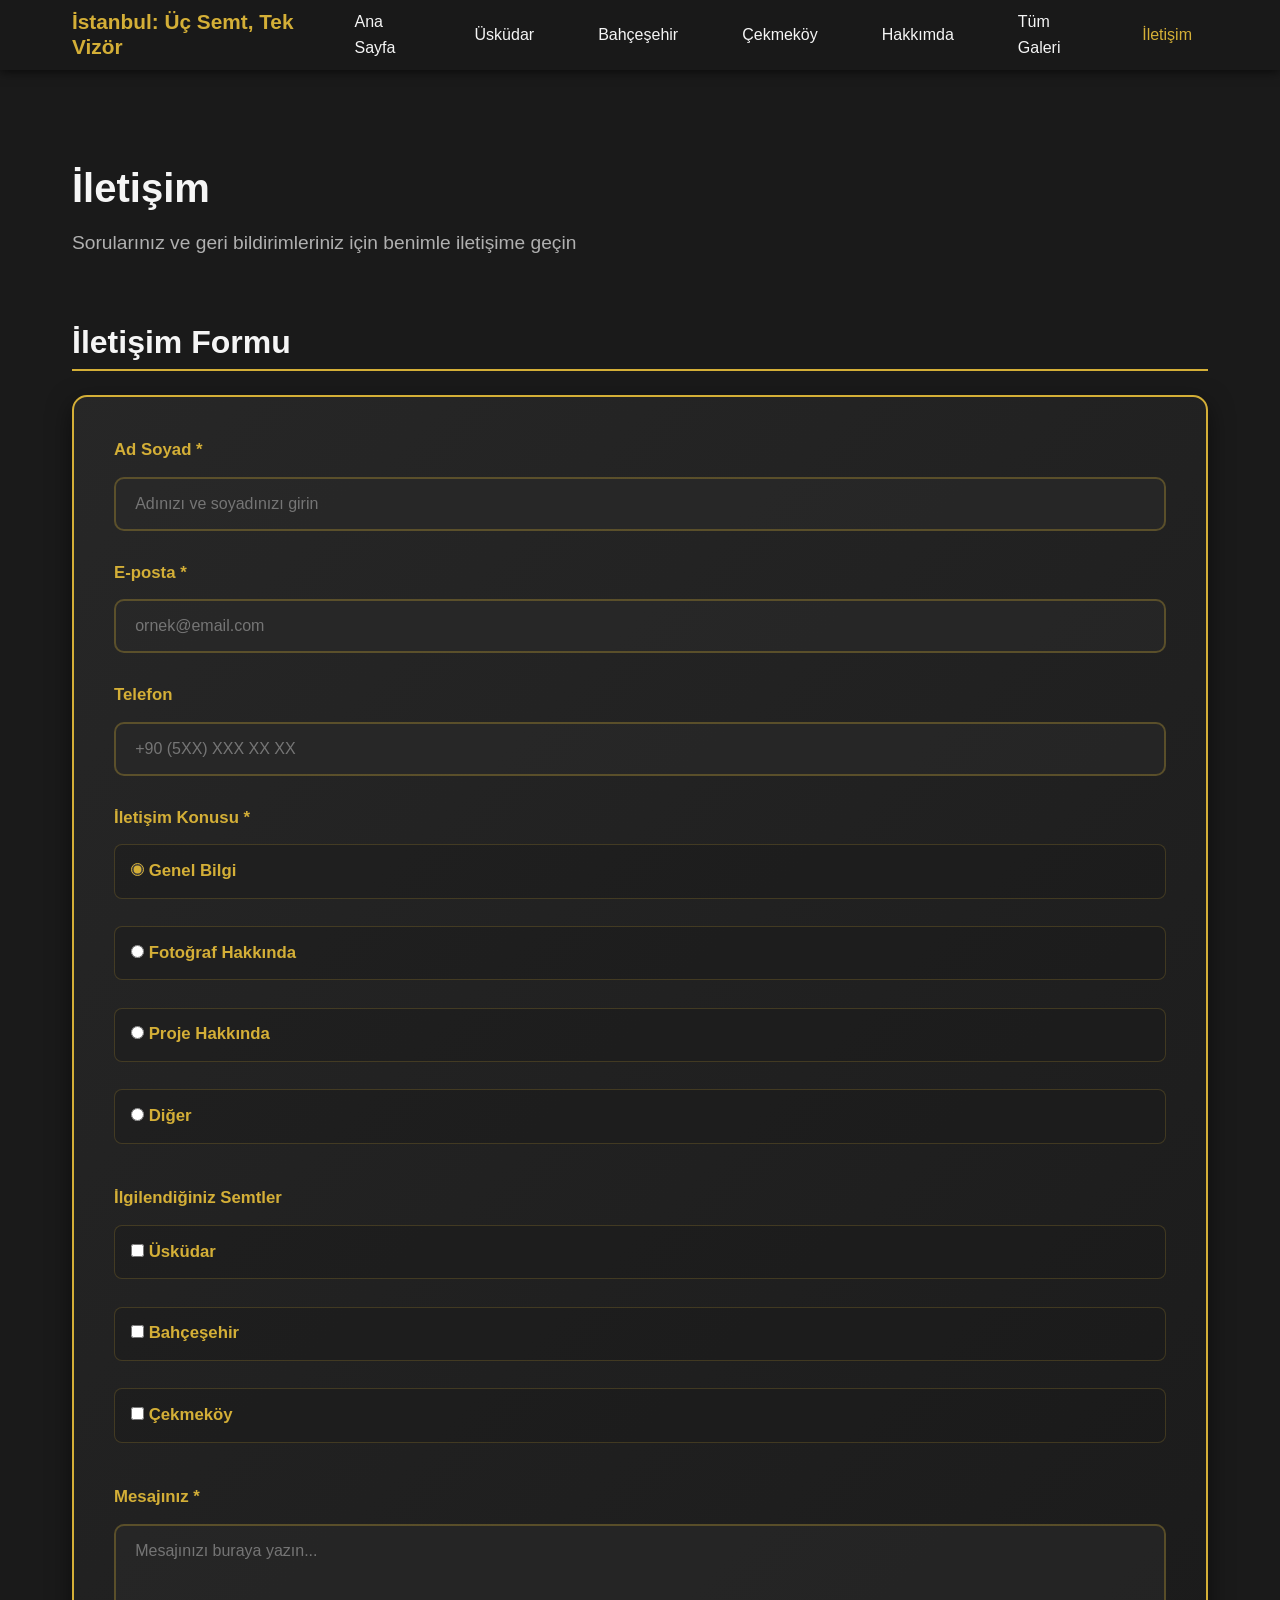
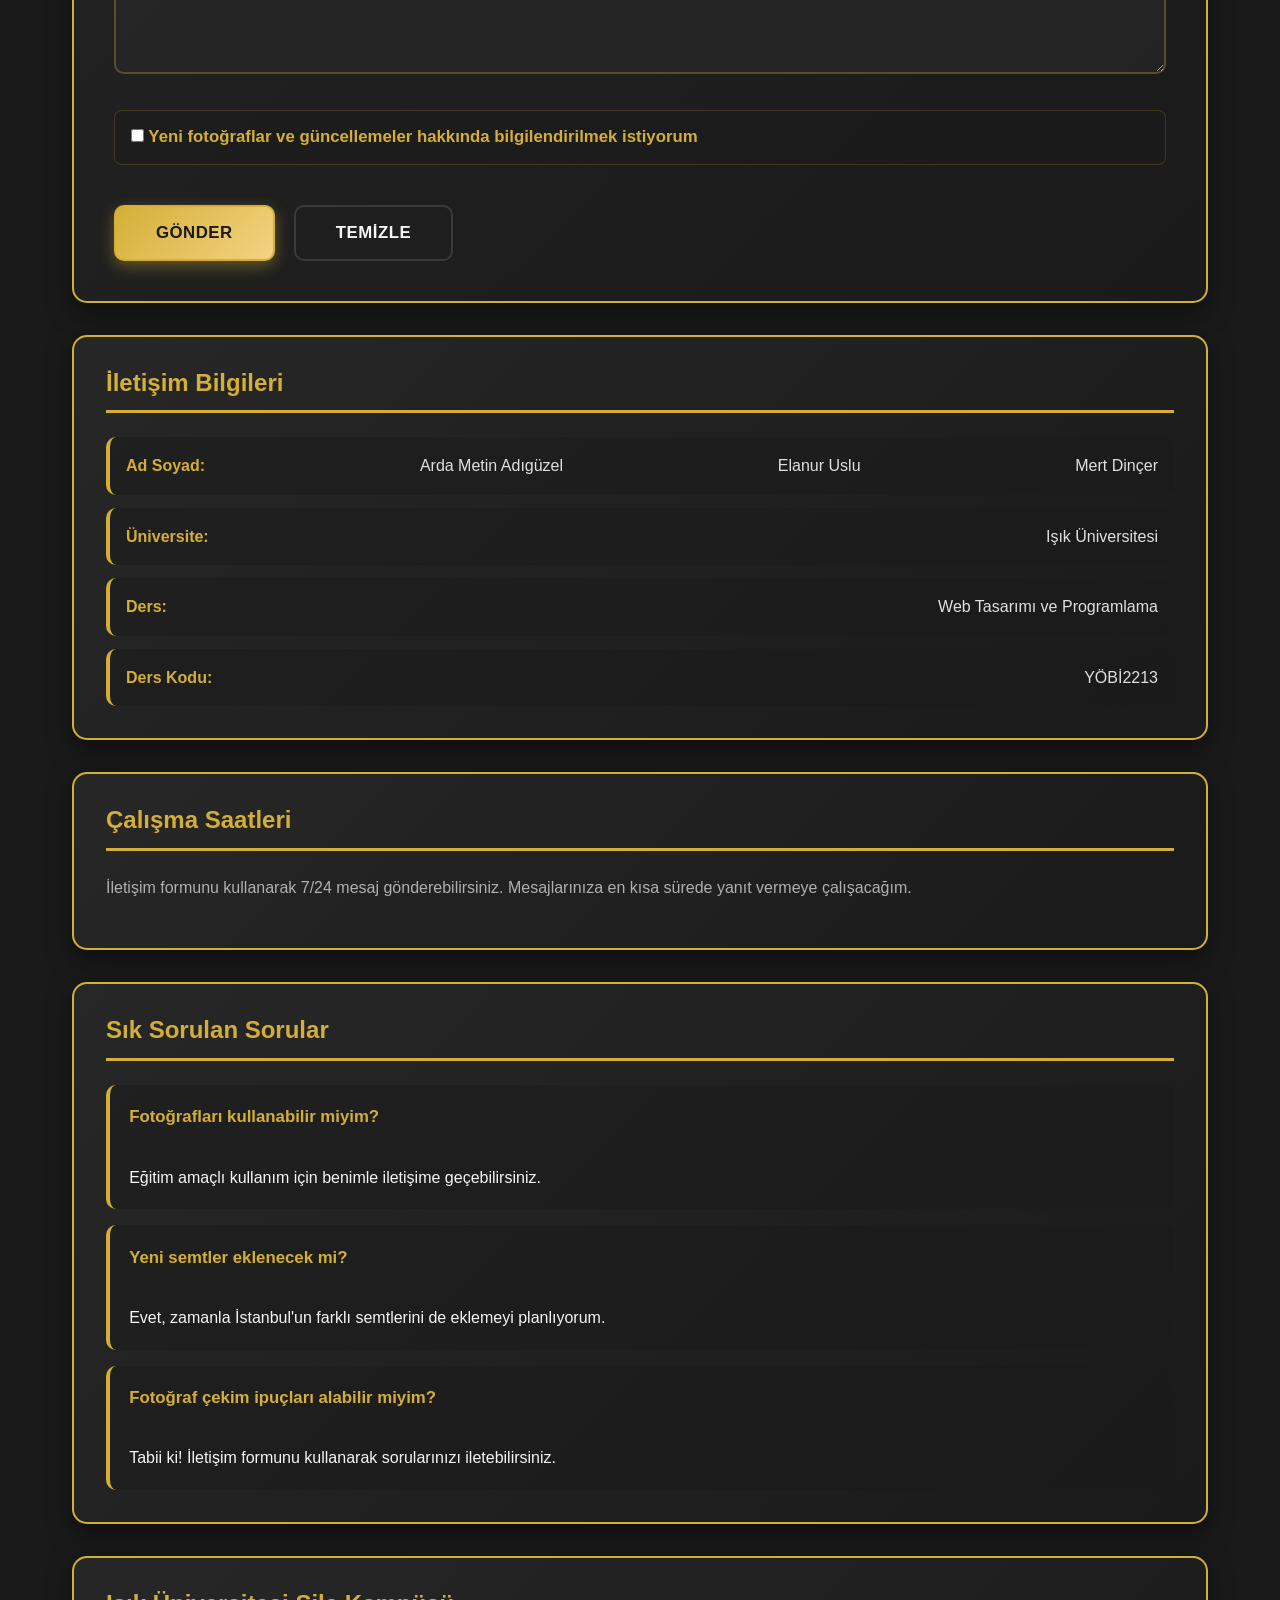
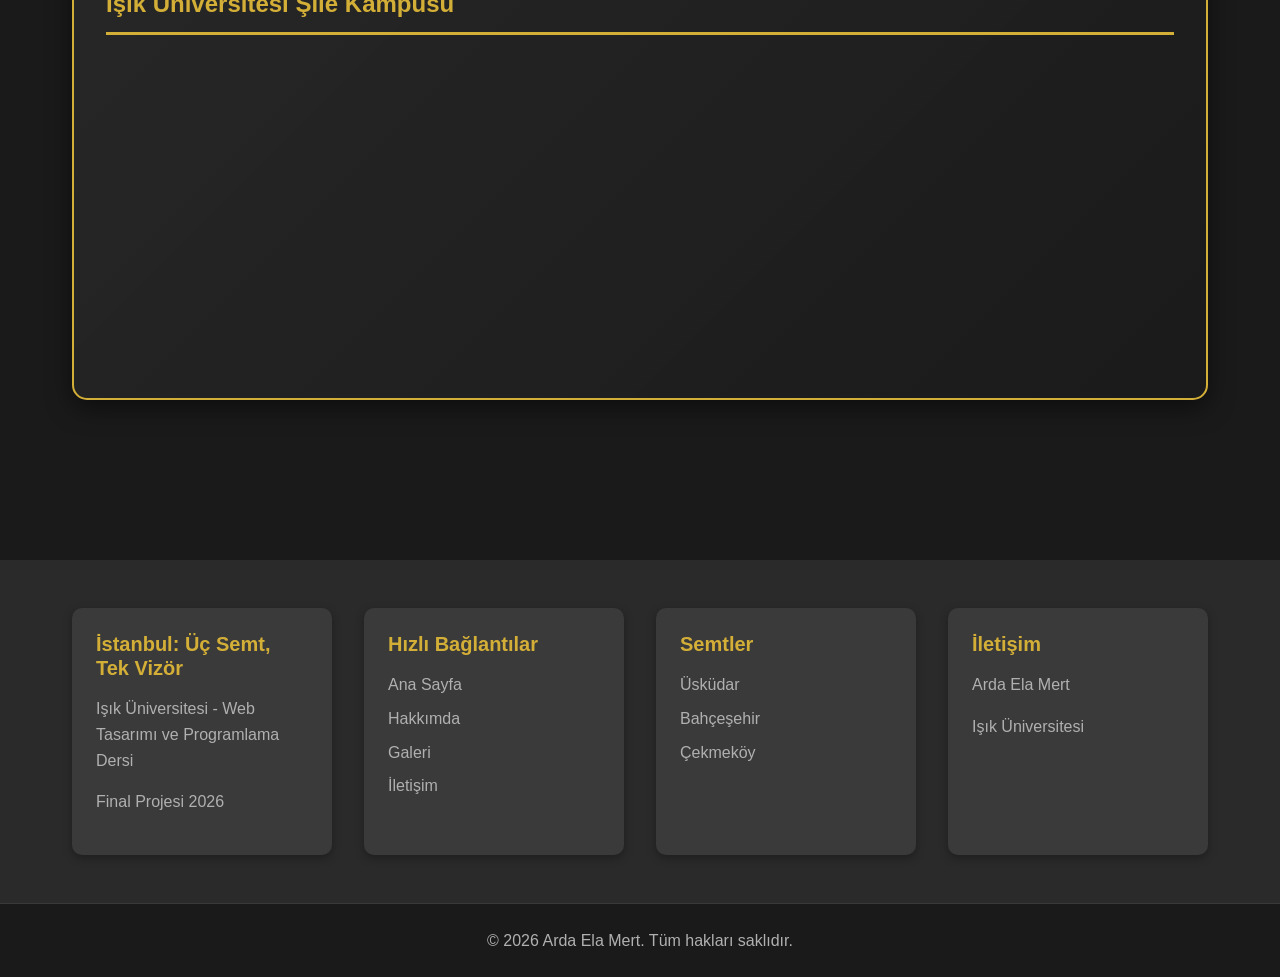
<file: ELANURUSLU/iletisim.html>
<!DOCTYPE html>
<html lang="tr">
<head>
    <meta charset="UTF-8">
    <meta name="viewport" content="width=device-width, initial-scale=1.0">
    <title>İletişim | İstanbul: Üç Semt, Tek Vizör</title>
    <link rel="stylesheet" href="https://cdnjs.cloudflare.com/ajax/libs/font-awesome/6.5.1/css/all.min.css">
    <link rel="stylesheet" href="css/base.css">
    <link rel="stylesheet" href="css/components.css">
    <link rel="stylesheet" href="css/responsive.css">
</head>
<body>
    <nav class="main-nav">
        <div class="nav-container">
            <div class="logo">
                <h1>İstanbul: Üç Semt, Tek Vizör</h1>
            </div>
            <input type="checkbox" id="menu-toggle" class="menu-toggle">
            <label for="menu-toggle" class="menu-icon">
                <span></span>
                <span></span>
                <span></span>
            </label>
            <ul class="nav-menu">
                <li><a href="index.html">Ana Sayfa</a></li>
                <li><a href="uskudar.html">Üsküdar</a></li>
                <li><a href="bahcesehir.html">Bahçeşehir</a></li>
                <li><a href="cekmekoy.html">Çekmeköy</a></li>
                <li><a href="hakkimda.html">Hakkımda</a></li>
                <li><a href="galeri.html">Tüm Galeri</a></li>
                <li><a href="iletisim.html" class="active">İletişim</a></li>
            </ul>
        </div>
    </nav>

    <main class="container page-content">
        <section class="contact-hero">
            <h1>İletişim</h1>
            <p class="subtitle">Sorularınız ve geri bildirimleriniz için benimle iletişime geçin</p>
        </section>

        <section class="contact-section">
            <div class="contact-form-container">
                <h2>İletişim Formu</h2>
                <form class="contact-form" action="#" method="post">
                    <div class="form-group">
                        <label for="name">Ad Soyad *</label>
                        <input type="text" id="name" name="name" required placeholder="Adınızı ve soyadınızı girin">
                    </div>

                    <div class="form-group">
                        <label for="email">E-posta *</label>
                        <input type="email" id="email" name="email" required placeholder="ornek@email.com">
                    </div>

                    <div class="form-group">
                        <label for="phone">Telefon</label>
                        <input type="tel" id="phone" name="phone" placeholder="+90 (5XX) XXX XX XX">
                    </div>

                    <div class="form-group">
                        <label>İletişim Konusu *</label>
                        <div class="radio-group">
                            <label class="radio-label">
                                <input type="radio" name="subject" value="genel" checked>
                                <span>Genel Bilgi</span>
                            </label>
                            <label class="radio-label">
                                <input type="radio" name="subject" value="fotograf">
                                <span>Fotoğraf Hakkında</span>
                            </label>
                            <label class="radio-label">
                                <input type="radio" name="subject" value="proje">
                                <span>Proje Hakkında</span>
                            </label>
                            <label class="radio-label">
                                <input type="radio" name="subject" value="diger">
                                <span>Diğer</span>
                            </label>
                        </div>
                    </div>

                    <div class="form-group">
                        <label>İlgilendiğiniz Semtler</label>
                        <div class="checkbox-group">
                            <label class="checkbox-label">
                                <input type="checkbox" name="districts" value="uskudar">
                                <span>Üsküdar</span>
                            </label>
                            <label class="checkbox-label">
                                <input type="checkbox" name="districts" value="bahcesehir">
                                <span>Bahçeşehir</span>
                            </label>
                            <label class="checkbox-label">
                                <input type="checkbox" name="districts" value="cekmekoy">
                                <span>Çekmeköy</span>
                            </label>
                        </div>
                    </div>

                    <div class="form-group">
                        <label for="message">Mesajınız *</label>
                        <textarea id="message" name="message" rows="6" required placeholder="Mesajınızı buraya yazın..."></textarea>
                    </div>

                    <div class="form-group">
                        <label class="checkbox-label">
                            <input type="checkbox" name="newsletter" value="yes">
                            <span>Yeni fotoğraflar ve güncellemeler hakkında bilgilendirilmek istiyorum</span>
                        </label>
                    </div>

                    <div class="form-actions">
                        <button type="submit" class="btn-primary">Gönder</button>
                        <button type="reset" class="btn-secondary">Temizle</button>
                    </div>
                </form>
            </div>

            <div class="contact-info">
                <div class="info-box" style="background: linear-gradient(135deg, rgba(42, 42, 42, 0.8), rgba(26, 26, 26, 0.9)); padding: 2rem; border-radius: 15px; border: 2px solid #d4af37; box-shadow: 0 8px 25px rgba(0, 0, 0, 0.5); transition: all 0.3s ease; margin-bottom: 2rem;">
                    <h3 style="color: #d4af37; margin-bottom: 1.5rem; font-size: 1.5rem; border-bottom: 3px solid #d4af37; padding-bottom: 0.8rem;">İletişim Bilgileri</h3>
                    <ul class="contact-details" style="list-style: none; padding: 0;">
                        <li style="padding: 1rem; margin-bottom: 0.8rem; background: rgba(26, 26, 26, 0.5); border-radius: 10px; border-left: 4px solid #d4af37; display: flex; justify-content: space-between; align-items: center; transition: all 0.3s ease;">
                            <strong style="color: #d4af37; font-weight: 600;">Ad Soyad:</strong>
                            <span style="color: #e0e0e0;">Arda Metin Adıgüzel</span>
                            <span style="color: #e0e0e0;">Elanur Uslu</span>
                            <span style="color: #e0e0e0;">Mert Dinçer</span>                            
                        </li>
                        <li style="padding: 1rem; margin-bottom: 0.8rem; background: rgba(26, 26, 26, 0.5); border-radius: 10px; border-left: 4px solid #d4af37; display: flex; justify-content: space-between; align-items: center; transition: all 0.3s ease;">
                            <strong style="color: #d4af37; font-weight: 600;">Üniversite:</strong>
                            <span style="color: #e0e0e0;">Işık Üniversitesi</span>
                        </li>
                        <li style="padding: 1rem; margin-bottom: 0.8rem; background: rgba(26, 26, 26, 0.5); border-radius: 10px; border-left: 4px solid #d4af37; display: flex; justify-content: space-between; align-items: center; transition: all 0.3s ease;">
                            <strong style="color: #d4af37; font-weight: 600;">Ders:</strong>
                            <span style="color: #e0e0e0;">Web Tasarımı ve Programlama</span>
                        </li>
                        <li style="padding: 1rem; margin-bottom: 0; background: rgba(26, 26, 26, 0.5); border-radius: 10px; border-left: 4px solid #d4af37; display: flex; justify-content: space-between; align-items: center; transition: all 0.3s ease;">
                            <strong style="color: #d4af37; font-weight: 600;">Ders Kodu:</strong>
                            <span style="color: #e0e0e0;">YÖBİ2213</span>
                        </li>
                    </ul>
                </div>

                <div class="info-box" style="background: linear-gradient(135deg, rgba(42, 42, 42, 0.8), rgba(26, 26, 26, 0.9)); padding: 2rem; border-radius: 15px; border: 2px solid #d4af37; box-shadow: 0 8px 25px rgba(0, 0, 0, 0.5); transition: all 0.3s ease; margin-bottom: 2rem;">
                    <h3 style="color: #d4af37; margin-bottom: 1.5rem; font-size: 1.5rem; border-bottom: 3px solid #d4af37; padding-bottom: 0.8rem;">Çalışma Saatleri</h3>
                    <p>İletişim formunu kullanarak 7/24 mesaj gönderebilirsiniz. Mesajlarınıza en kısa sürede yanıt vermeye çalışacağım.</p>
                </div>

                <div class="info-box" style="background: linear-gradient(135deg, rgba(42, 42, 42, 0.8), rgba(26, 26, 26, 0.9)); padding: 2rem; border-radius: 15px; border: 2px solid #d4af37; box-shadow: 0 8px 25px rgba(0, 0, 0, 0.5); transition: all 0.3s ease; margin-bottom: 2rem;">
                    <h3 style="color: #d4af37; margin-bottom: 1.5rem; font-size: 1.5rem; border-bottom: 3px solid #d4af37; padding-bottom: 0.8rem;">Sık Sorulan Sorular</h3>
                    <ul class="faq-list" style="list-style: none; padding: 0;">
                        <li style="padding: 1.2rem; margin-bottom: 1rem; background: rgba(26, 26, 26, 0.5); border-radius: 10px; border-left: 4px solid #d4af37; transition: all 0.3s ease;"><strong style="color: #d4af37; font-size: 1.05rem; display: block; margin-bottom: 0.5rem;">Fotoğrafları kullanabilir miyim?</strong><br>
                        Eğitim amaçlı kullanım için benimle iletişime geçebilirsiniz.</li>
                        <li style="padding: 1.2rem; margin-bottom: 1rem; background: rgba(26, 26, 26, 0.5); border-radius: 10px; border-left: 4px solid #d4af37; transition: all 0.3s ease;"><strong style="color: #d4af37; font-size: 1.05rem; display: block; margin-bottom: 0.5rem;">Yeni semtler eklenecek mi?</strong><br>
                        Evet, zamanla İstanbul'un farklı semtlerini de eklemeyi planlıyorum.</li>
                        <li style="padding: 1.2rem; margin-bottom: 0; background: rgba(26, 26, 26, 0.5); border-radius: 10px; border-left: 4px solid #d4af37; transition: all 0.3s ease;"><strong style="color: #d4af37; font-size: 1.05rem; display: block; margin-bottom: 0.5rem;">Fotoğraf çekim ipuçları alabilir miyim?</strong><br>
                        Tabii ki! İletişim formunu kullanarak sorularınızı iletebilirsiniz.</li>
                    </ul>
                </div>

                <div class="info-box map-container" style="background: linear-gradient(135deg, rgba(42, 42, 42, 0.8), rgba(26, 26, 26, 0.9)); padding: 2rem; border-radius: 15px; border: 2px solid #d4af37; box-shadow: 0 8px 25px rgba(0, 0, 0, 0.5); transition: all 0.3s ease;">
                    <h3 style="color: #d4af37; margin-bottom: 1.5rem; font-size: 1.5rem; border-bottom: 3px solid #d4af37; padding-bottom: 0.8rem;">Işık Üniversitesi Şile Kampüsü</h3>
                    <iframe src="https://www.google.com/maps/embed?pb=!1m18!1m12!1m3!1d12013.699295768849!2d29.54494267702103!3d41.16890046147122!2m3!1f0!2f0!3f0!3m2!1i1024!2i768!4f13.1!3m3!1m2!1s0x409e32a67119d599%3A0xf4e228611d2df2f0!2zRk1WIEnFn8SxayDDnG5pdmVyc2l0ZXNp!5e0!3m2!1str!2str!4v1768149592593!5m2!1str!2str" width="100%" height="300" style="border:0;" allowfullscreen="" loading="lazy" referrerpolicy="no-referrer-when-downgrade"></iframe>
                </div>
            </div>
        </section>
    </main>

    <footer class="main-footer">
        <div class="footer-content">
            <div class="footer-section">
                <h4>İstanbul: Üç Semt, Tek Vizör</h4>
                <p>Işık Üniversitesi - Web Tasarımı ve Programlama Dersi</p>
                <p>Final Projesi 2026</p>
            </div>
            <div class="footer-section">
                <h4>Hızlı Bağlantılar</h4>
                <ul class="footer-links">
                    <li><a href="index.html">Ana Sayfa</a></li>
                    <li><a href="hakkimda.html">Hakkımda</a></li>
                    <li><a href="galeri.html">Galeri</a></li>
                    <li><a href="iletisim.html">İletişim</a></li>
                </ul>
            </div>
            <div class="footer-section">
                <h4>Semtler</h4>
                <ul class="footer-links">
                    <li><a href="uskudar.html">Üsküdar</a></li>
                    <li><a href="bahcesehir.html">Bahçeşehir</a></li>
                    <li><a href="cekmekoy.html">Çekmeköy</a></li>
                </ul>
            </div>
            <div class="footer-section">
                <h4>İletişim</h4>
                <p>Arda Ela Mert</p>
                <p>Işık Üniversitesi</p>
            </div>
        </div>
        <div class="footer-bottom">
            <p>&copy; 2026 Arda Ela Mert. Tüm hakları saklıdır.</p>
        </div>
    </footer>
</body>
</html>
</file>
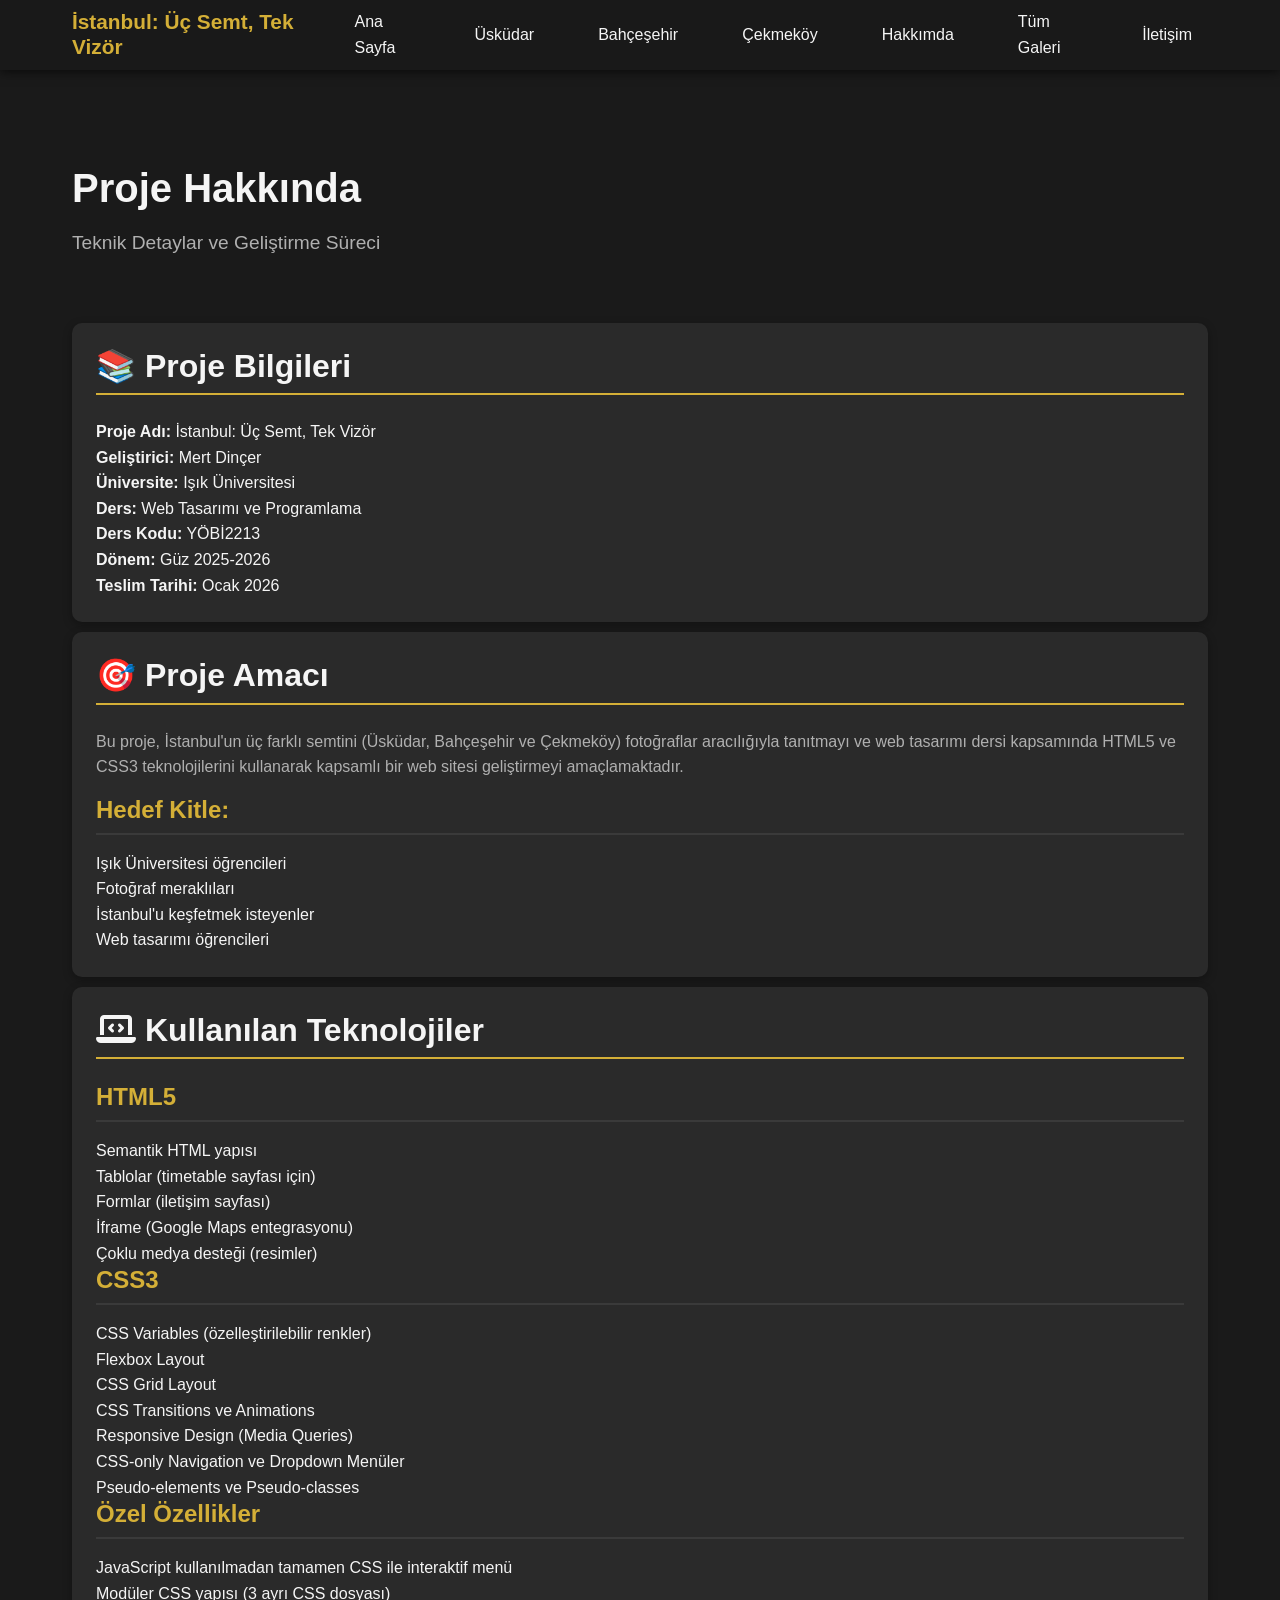
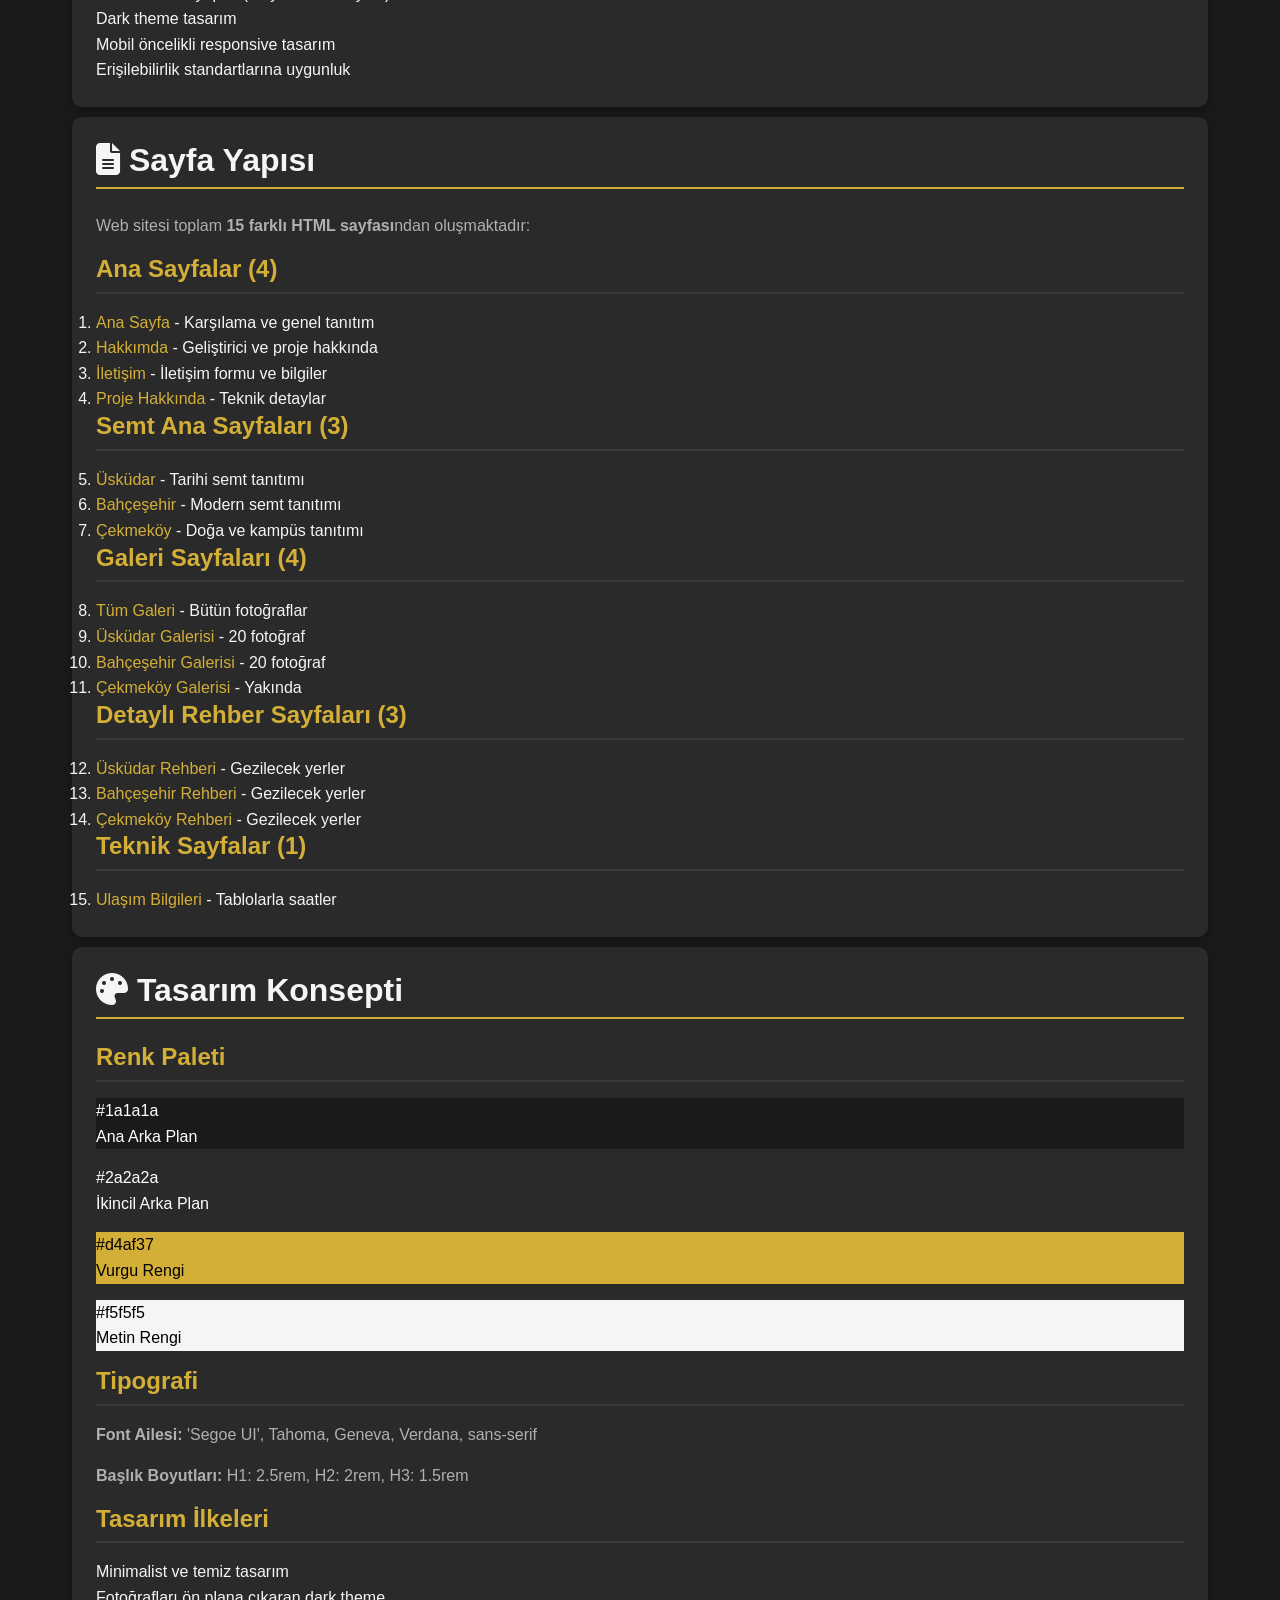
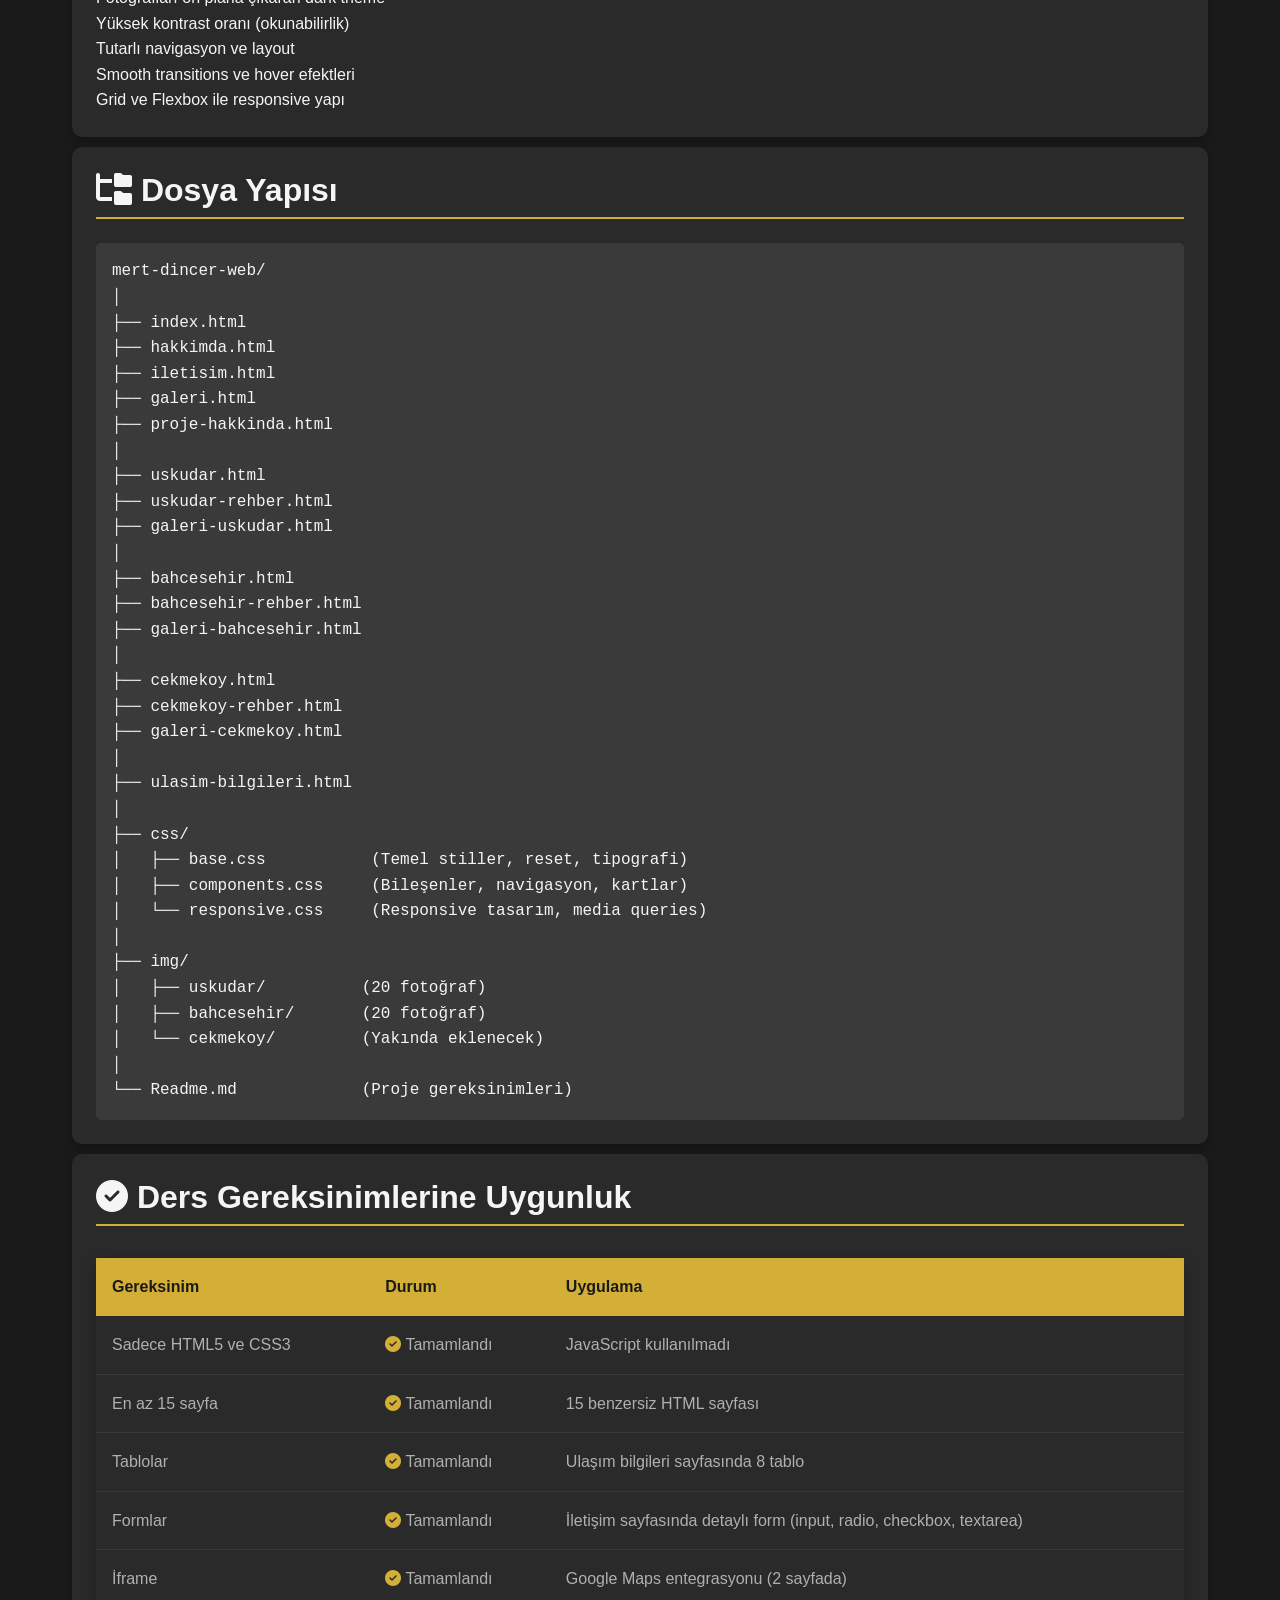
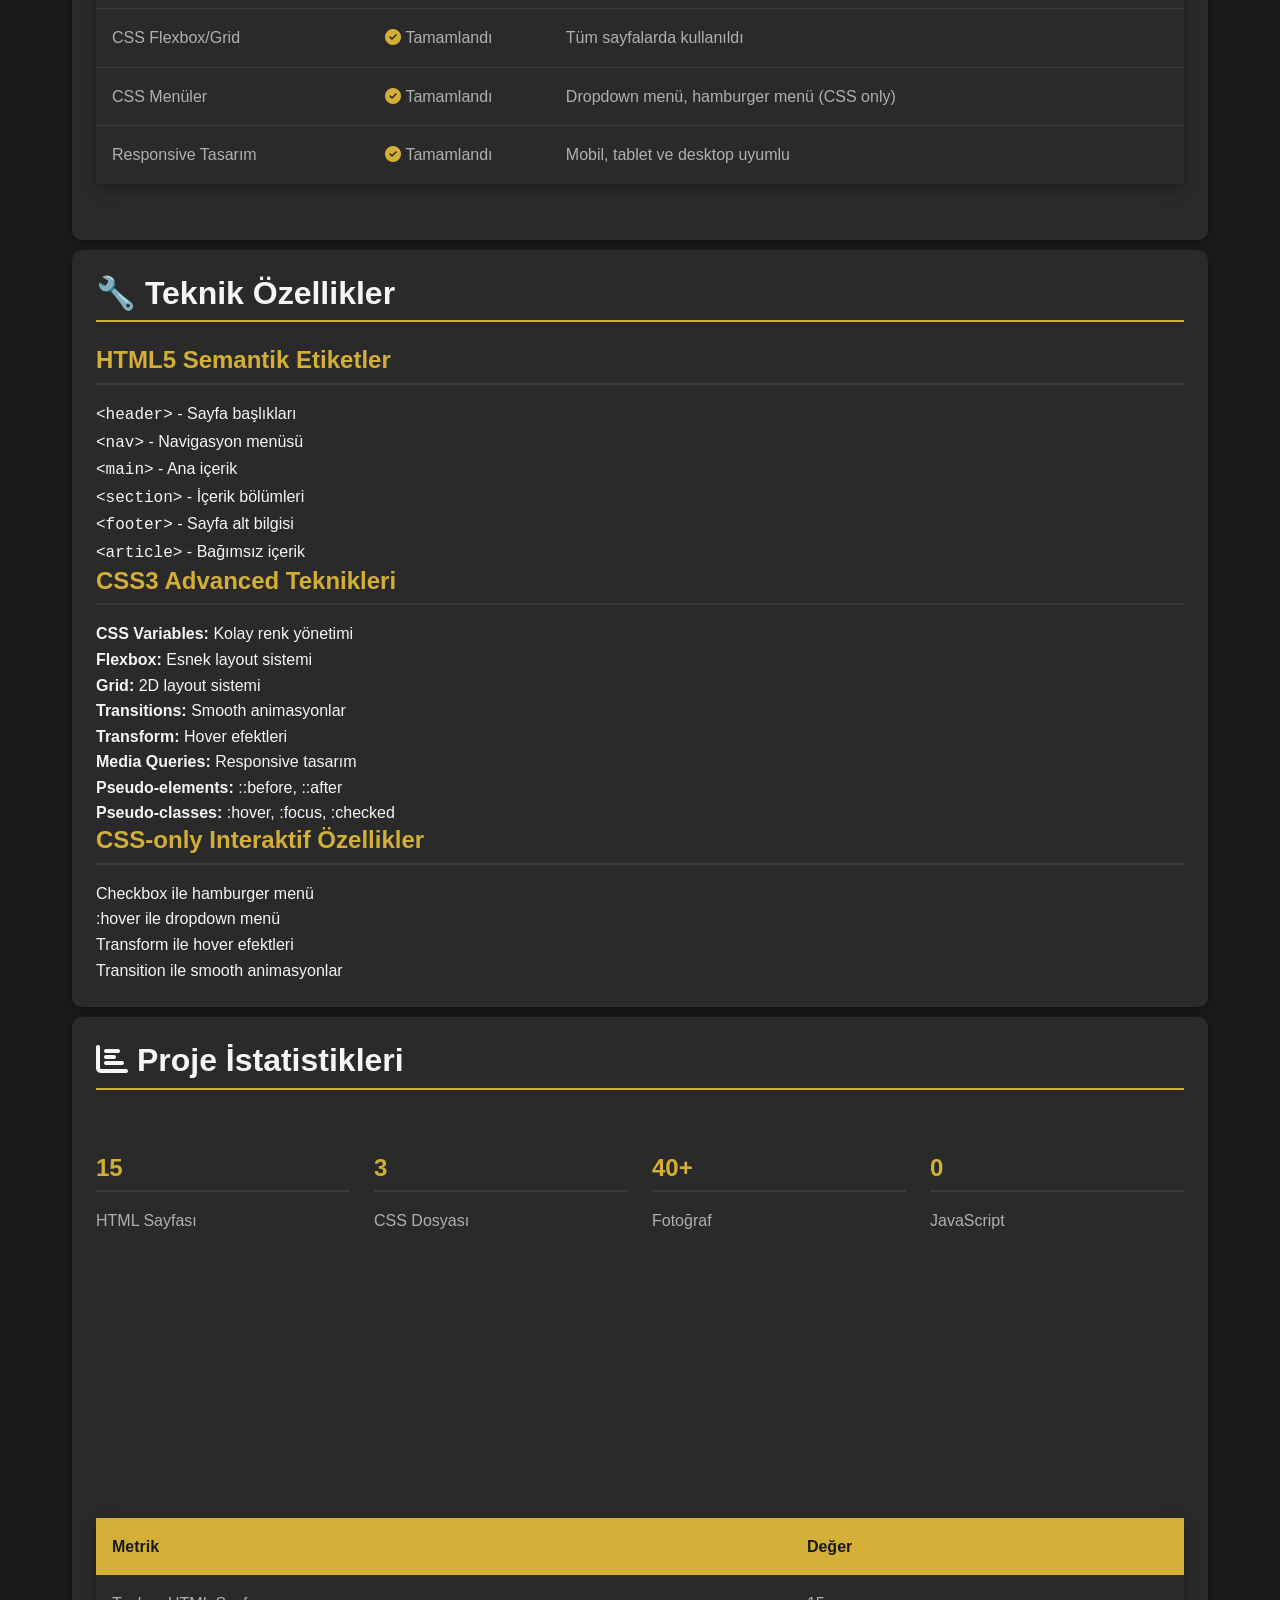
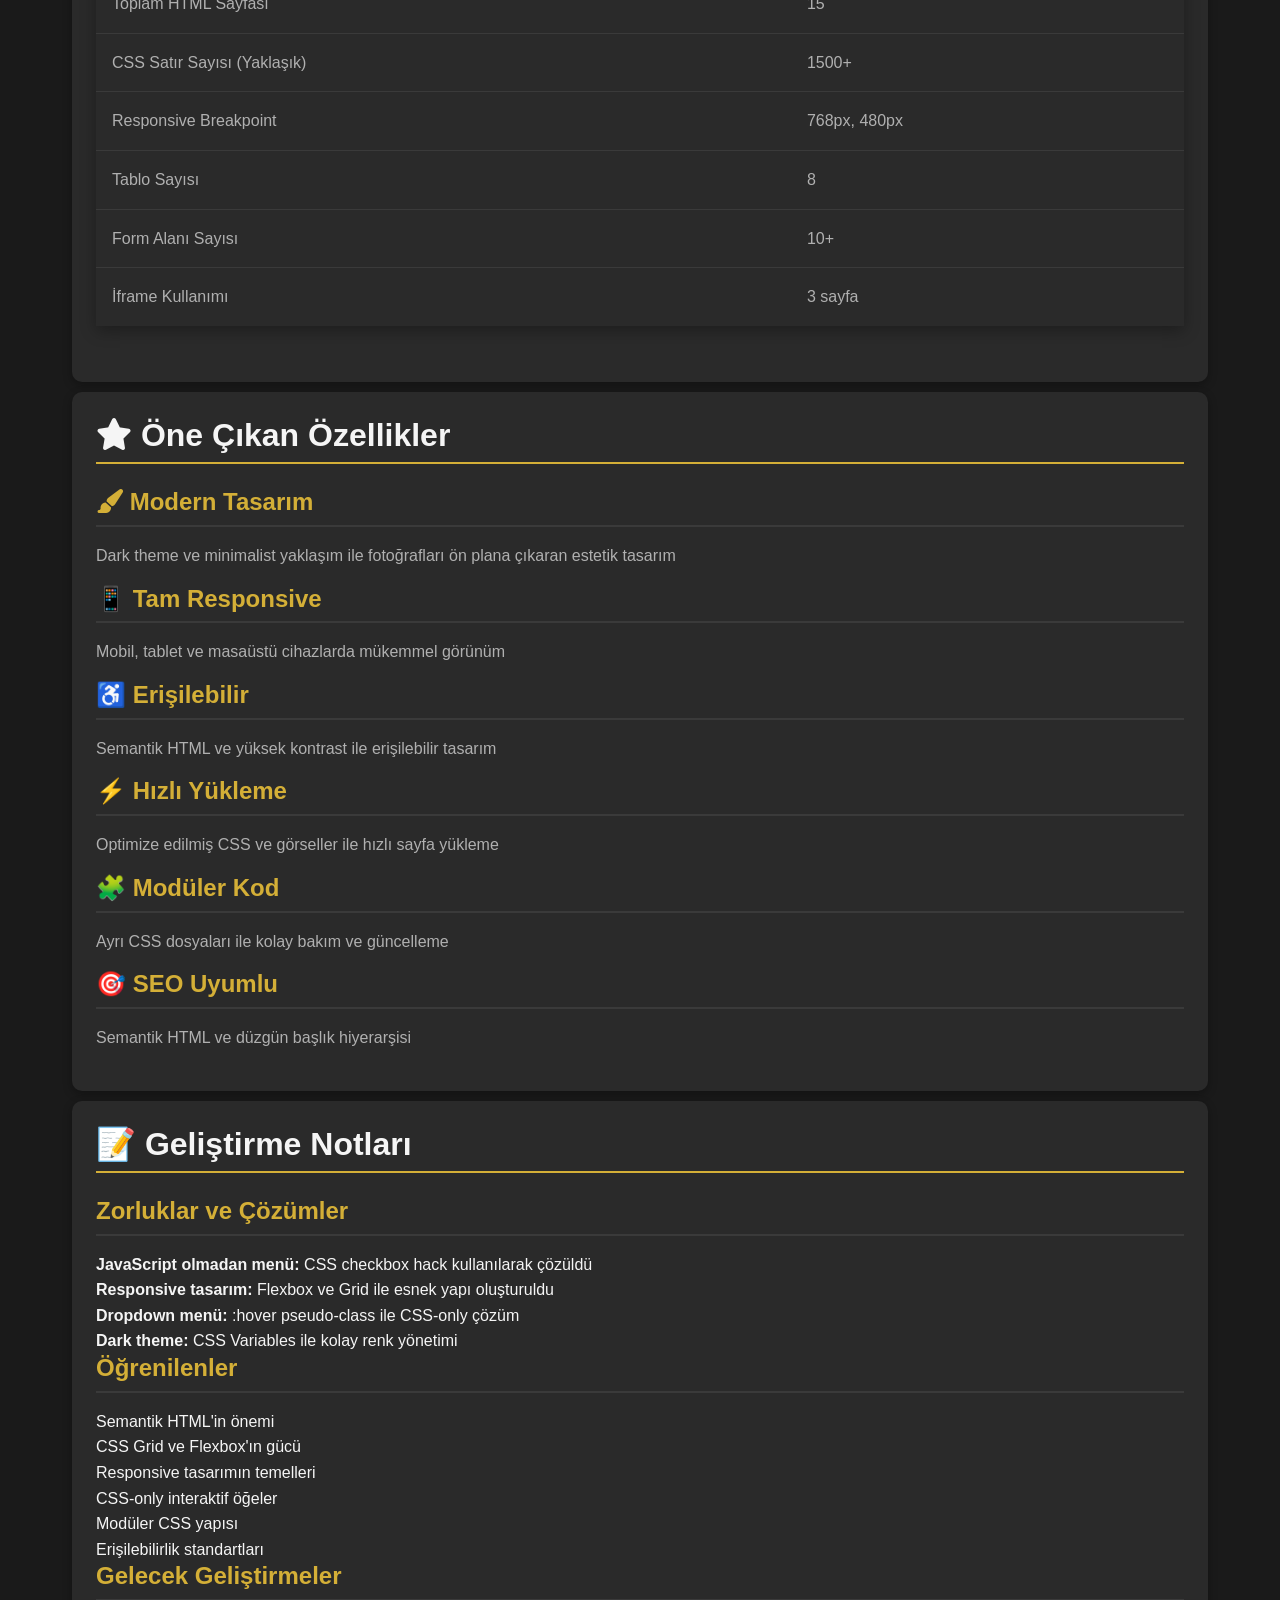
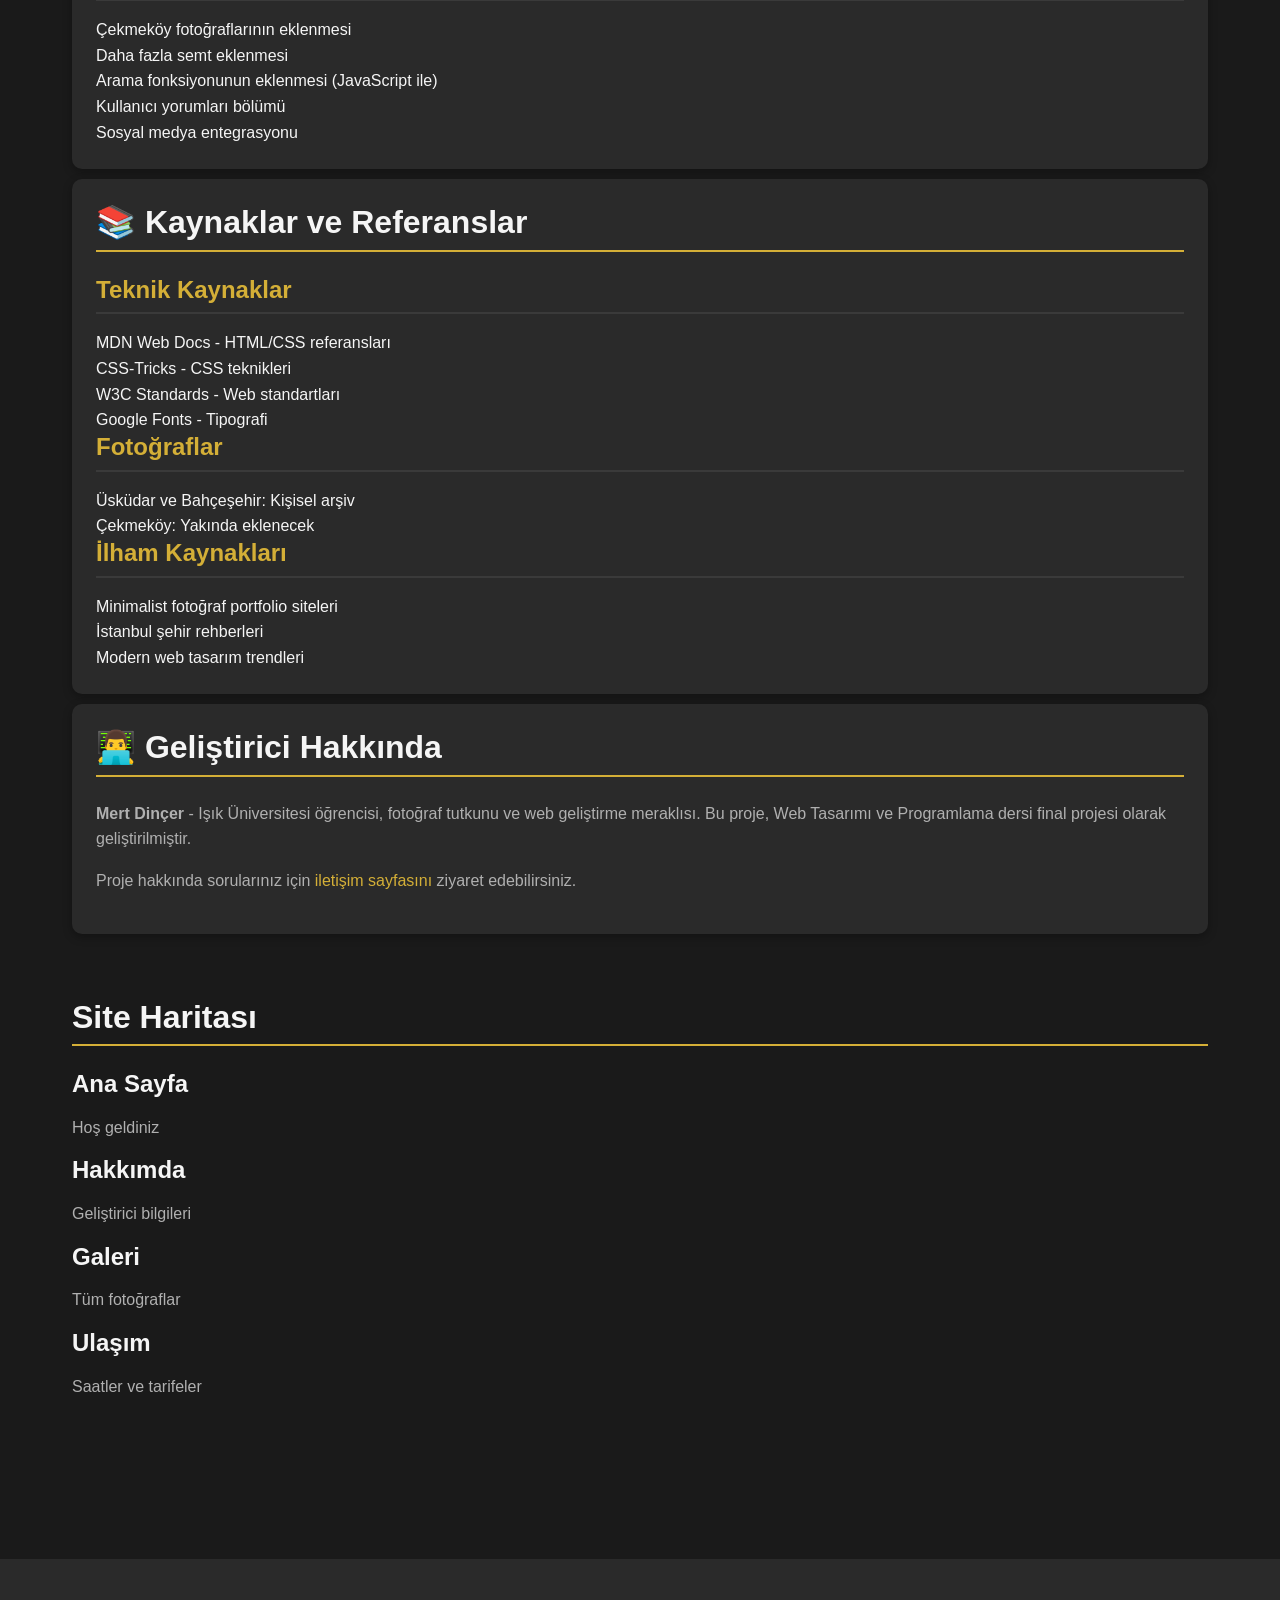
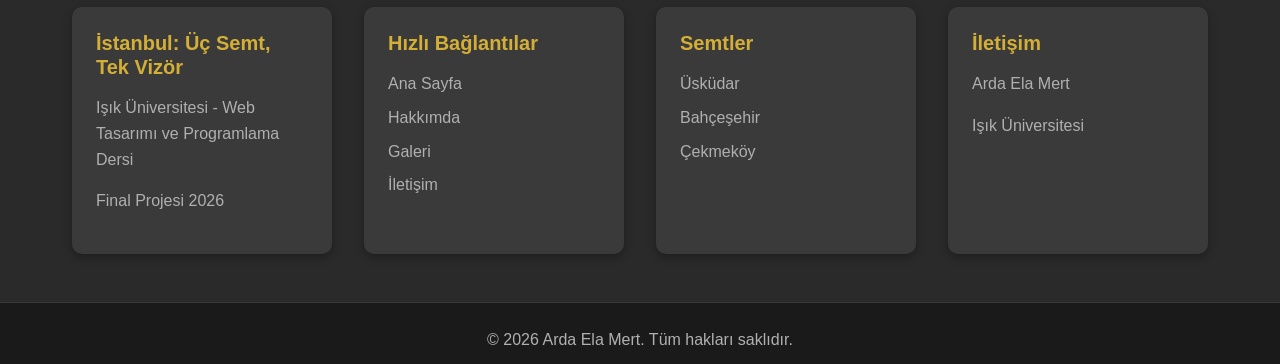
<file: ELANURUSLU/proje-hakkinda.html>
<!DOCTYPE html>
<html lang="tr">
<head>
    <meta charset="UTF-8">
    <meta name="viewport" content="width=device-width, initial-scale=1.0">
    <title>Proje Hakkında | İstanbul: Üç Semt, Tek Vizör</title>
    <link rel="stylesheet" href="https://cdnjs.cloudflare.com/ajax/libs/font-awesome/6.5.1/css/all.min.css">
    <link rel="stylesheet" href="css/base.css">
    <link rel="stylesheet" href="css/components.css">
    <link rel="stylesheet" href="css/responsive.css">
</head>
<body>
    <nav class="main-nav">
        <div class="nav-container">
            <div class="logo">
                <h1>İstanbul: Üç Semt, Tek Vizör</h1>
            </div>
            <input type="checkbox" id="menu-toggle" class="menu-toggle">
            <label for="menu-toggle" class="menu-icon">
                <span></span>
                <span></span>
                <span></span>
            </label>
            <ul class="nav-menu">
                <li><a href="index.html">Ana Sayfa</a></li>
                <li><a href="uskudar.html">Üsküdar</a></li>
                <li><a href="bahcesehir.html">Bahçeşehir</a></li>
                <li><a href="cekmekoy.html">Çekmeköy</a></li>
                <li><a href="hakkimda.html">Hakkımda</a></li>
                <li><a href="galeri.html">Tüm Galeri</a></li>
                <li><a href="iletisim.html">İletişim</a></li>
            </ul>
        </div>
    </nav>

    <main class="container page-content">
        <section class="project-hero">
            <h1>Proje Hakkında</h1>
            <p class="subtitle">Teknik Detaylar ve Geliştirme Süreci</p>
        </section>

        <section class="project-info">
            <div class="info-card">
                <h2>📚 Proje Bilgileri</h2>
                <ul class="info-list">
                    <li><strong>Proje Adı:</strong> İstanbul: Üç Semt, Tek Vizör</li>
                    <li><strong>Geliştirici:</strong> Mert Dinçer</li>
                    <li><strong>Üniversite:</strong> Işık Üniversitesi</li>
                    <li><strong>Ders:</strong> Web Tasarımı ve Programlama</li>
                    <li><strong>Ders Kodu:</strong> YÖBİ2213</li>
                    <li><strong>Dönem:</strong> Güz 2025-2026</li>
                    <li><strong>Teslim Tarihi:</strong> Ocak 2026</li>
                </ul>
            </div>

            <div class="info-card">
                <h2>🎯 Proje Amacı</h2>
                <p>Bu proje, İstanbul'un üç farklı semtini (Üsküdar, Bahçeşehir ve Çekmeköy) fotoğraflar aracılığıyla tanıtmayı ve web tasarımı dersi kapsamında HTML5 ve CSS3 teknolojilerini kullanarak kapsamlı bir web sitesi geliştirmeyi amaçlamaktadır.</p>
                
                <h3>Hedef Kitle:</h3>
                <ul class="feature-list">
                    <li>Işık Üniversitesi öğrencileri</li>
                    <li>Fotoğraf meraklıları</li>
                    <li>İstanbul'u keşfetmek isteyenler</li>
                    <li>Web tasarımı öğrencileri</li>
                </ul>
            </div>

            <div class="info-card">
                <h2><i class="fas fa-laptop-code"></i> Kullanılan Teknolojiler</h2>
                
                <h3>HTML5</h3>
                <ul class="feature-list">
                    <li>Semantik HTML yapısı</li>
                    <li>Tablolar (timetable sayfası için)</li>
                    <li>Formlar (iletişim sayfası)</li>
                    <li>İframe (Google Maps entegrasyonu)</li>
                    <li>Çoklu medya desteği (resimler)</li>
                </ul>

                <h3>CSS3</h3>
                <ul class="feature-list">
                    <li>CSS Variables (özelleştirilebilir renkler)</li>
                    <li>Flexbox Layout</li>
                    <li>CSS Grid Layout</li>
                    <li>CSS Transitions ve Animations</li>
                    <li>Responsive Design (Media Queries)</li>
                    <li>CSS-only Navigation ve Dropdown Menüler</li>
                    <li>Pseudo-elements ve Pseudo-classes</li>
                </ul>

                <h3>Özel Özellikler</h3>
                <ul class="feature-list">
                    <li>JavaScript kullanılmadan tamamen CSS ile interaktif menü</li>
                    <li>Modüler CSS yapısı (3 ayrı CSS dosyası)</li>
                    <li>Dark theme tasarım</li>
                    <li>Mobil öncelikli responsive tasarım</li>
                    <li>Erişilebilirlik standartlarına uygunluk</li>
                </ul>
            </div>

            <div class="info-card">
                <h2><i class="fas fa-file-alt"></i> Sayfa Yapısı</h2>
                <p>Web sitesi toplam <strong>15 farklı HTML sayfası</strong>ndan oluşmaktadır:</p>

                <h3>Ana Sayfalar (4)</h3>
                <ol>
                    <li><a href="index.html">Ana Sayfa</a> - Karşılama ve genel tanıtım</li>
                    <li><a href="hakkimda.html">Hakkımda</a> - Geliştirici ve proje hakkında</li>
                    <li><a href="iletisim.html">İletişim</a> - İletişim formu ve bilgiler</li>
                    <li><a href="proje-hakkinda.html">Proje Hakkında</a> - Teknik detaylar</li>
                </ol>

                <h3>Semt Ana Sayfaları (3)</h3>
                <ol start="5">
                    <li><a href="uskudar.html">Üsküdar</a> - Tarihi semt tanıtımı</li>
                    <li><a href="bahcesehir.html">Bahçeşehir</a> - Modern semt tanıtımı</li>
                    <li><a href="cekmekoy.html">Çekmeköy</a> - Doğa ve kampüs tanıtımı</li>
                </ol>

                <h3>Galeri Sayfaları (4)</h3>
                <ol start="8">
                    <li><a href="galeri.html">Tüm Galeri</a> - Bütün fotoğraflar</li>
                    <li><a href="galeri-uskudar.html">Üsküdar Galerisi</a> - 20 fotoğraf</li>
                    <li><a href="galeri-bahcesehir.html">Bahçeşehir Galerisi</a> - 20 fotoğraf</li>
                    <li><a href="galeri-cekmekoy.html">Çekmeköy Galerisi</a> - Yakında</li>
                </ol>

                <h3>Detaylı Rehber Sayfaları (3)</h3>
                <ol start="12">
                    <li><a href="uskudar-rehber.html">Üsküdar Rehberi</a> - Gezilecek yerler</li>
                    <li><a href="bahcesehir-rehber.html">Bahçeşehir Rehberi</a> - Gezilecek yerler</li>
                    <li><a href="cekmekoy-rehber.html">Çekmeköy Rehberi</a> - Gezilecek yerler</li>
                </ol>

                <h3>Teknik Sayfalar (1)</h3>
                <ol start="15">
                    <li><a href="ulasim-bilgileri.html">Ulaşım Bilgileri</a> - Tablolarla saatler</li>
                </ol>
            </div>

            <div class="info-card">
                <h2><i class="fas fa-palette"></i> Tasarım Konsepti</h2>
                
                <h3>Renk Paleti</h3>
                <div class="color-palette">
                    <div class="color-box" style="background-color: #1a1a1a;">
                        <p style="color: white;">#1a1a1a<br>Ana Arka Plan</p>
                    </div>
                    <div class="color-box" style="background-color: #2a2a2a;">
                        <p style="color: white;">#2a2a2a<br>İkincil Arka Plan</p>
                    </div>
                    <div class="color-box" style="background-color: #d4af37;">
                        <p style="color: black;">#d4af37<br>Vurgu Rengi</p>
                    </div>
                    <div class="color-box" style="background-color: #f5f5f5;">
                        <p style="color: black;">#f5f5f5<br>Metin Rengi</p>
                    </div>
                </div>

                <h3>Tipografi</h3>
                <p><strong>Font Ailesi:</strong> 'Segoe UI', Tahoma, Geneva, Verdana, sans-serif</p>
                <p><strong>Başlık Boyutları:</strong> H1: 2.5rem, H2: 2rem, H3: 1.5rem</p>

                <h3>Tasarım İlkeleri</h3>
                <ul class="feature-list">
                    <li>Minimalist ve temiz tasarım</li>
                    <li>Fotoğrafları ön plana çıkaran dark theme</li>
                    <li>Yüksek kontrast oranı (okunabilirlik)</li>
                    <li>Tutarlı navigasyon ve layout</li>
                    <li>Smooth transitions ve hover efektleri</li>
                    <li>Grid ve Flexbox ile responsive yapı</li>
                </ul>
            </div>

            <div class="info-card">
                <h2><i class="fas fa-folder-tree"></i> Dosya Yapısı</h2>
                <pre style="background-color: var(--border-color); padding: 1rem; border-radius: 5px; overflow-x: auto;">
mert-dincer-web/
│
├── index.html
├── hakkimda.html
├── iletisim.html
├── galeri.html
├── proje-hakkinda.html
│
├── uskudar.html
├── uskudar-rehber.html
├── galeri-uskudar.html
│
├── bahcesehir.html
├── bahcesehir-rehber.html
├── galeri-bahcesehir.html
│
├── cekmekoy.html
├── cekmekoy-rehber.html
├── galeri-cekmekoy.html
│
├── ulasim-bilgileri.html
│
├── css/
│   ├── base.css           (Temel stiller, reset, tipografi)
│   ├── components.css     (Bileşenler, navigasyon, kartlar)
│   └── responsive.css     (Responsive tasarım, media queries)
│
├── img/
│   ├── uskudar/          (20 fotoğraf)
│   ├── bahcesehir/       (20 fotoğraf)
│   └── cekmekoy/         (Yakında eklenecek)
│
└── Readme.md             (Proje gereksinimleri)</pre>
            </div>

            <div class="info-card">
                <h2><i class="fas fa-check-circle"></i> Ders Gereksinimlerine Uygunluk</h2>
                
                <table class="data-table">
                    <thead>
                        <tr>
                            <th>Gereksinim</th>
                            <th>Durum</th>
                            <th>Uygulama</th>
                        </tr>
                    </thead>
                    <tbody>
                        <tr>
                            <td>Sadece HTML5 ve CSS3</td>
                            <td><i class="fas fa-check-circle" style="color: var(--accent-color);"></i> Tamamlandı</td>
                            <td>JavaScript kullanılmadı</td>
                        </tr>
                        <tr>
                            <td>En az 15 sayfa</td>
                            <td><i class="fas fa-check-circle" style="color: var(--accent-color);"></i> Tamamlandı</td>
                            <td>15 benzersiz HTML sayfası</td>
                        </tr>
                        <tr>
                            <td>Tablolar</td>
                            <td><i class="fas fa-check-circle" style="color: var(--accent-color);"></i> Tamamlandı</td>
                            <td>Ulaşım bilgileri sayfasında 8 tablo</td>
                        </tr>
                        <tr>
                            <td>Formlar</td>
                            <td><i class="fas fa-check-circle" style="color: var(--accent-color);"></i> Tamamlandı</td>
                            <td>İletişim sayfasında detaylı form (input, radio, checkbox, textarea)</td>
                        </tr>
                        <tr>
                            <td>İframe</td>
                            <td><i class="fas fa-check-circle" style="color: var(--accent-color);"></i> Tamamlandı</td>
                            <td>Google Maps entegrasyonu (2 sayfada)</td>
                        </tr>
                        <tr>
                            <td>CSS Flexbox/Grid</td>
                            <td><i class="fas fa-check-circle" style="color: var(--accent-color);"></i> Tamamlandı</td>
                            <td>Tüm sayfalarda kullanıldı</td>
                        </tr>
                        <tr>
                            <td>CSS Menüler</td>
                            <td><i class="fas fa-check-circle" style="color: var(--accent-color);"></i> Tamamlandı</td>
                            <td>Dropdown menü, hamburger menü (CSS only)</td>
                        </tr>
                        <tr>
                            <td>Responsive Tasarım</td>
                            <td><i class="fas fa-check-circle" style="color: var(--accent-color);"></i> Tamamlandı</td>
                            <td>Mobil, tablet ve desktop uyumlu</td>
                        </tr>
                    </tbody>
                </table>
            </div>

            <div class="info-card">
                <h2>🔧 Teknik Özellikler</h2>
                
                <h3>HTML5 Semantik Etiketler</h3>
                <ul class="feature-list">
                    <li><code>&lt;header&gt;</code> - Sayfa başlıkları</li>
                    <li><code>&lt;nav&gt;</code> - Navigasyon menüsü</li>
                    <li><code>&lt;main&gt;</code> - Ana içerik</li>
                    <li><code>&lt;section&gt;</code> - İçerik bölümleri</li>
                    <li><code>&lt;footer&gt;</code> - Sayfa alt bilgisi</li>
                    <li><code>&lt;article&gt;</code> - Bağımsız içerik</li>
                </ul>

                <h3>CSS3 Advanced Teknikleri</h3>
                <ul class="feature-list">
                    <li><strong>CSS Variables:</strong> Kolay renk yönetimi</li>
                    <li><strong>Flexbox:</strong> Esnek layout sistemi</li>
                    <li><strong>Grid:</strong> 2D layout sistemi</li>
                    <li><strong>Transitions:</strong> Smooth animasyonlar</li>
                    <li><strong>Transform:</strong> Hover efektleri</li>
                    <li><strong>Media Queries:</strong> Responsive tasarım</li>
                    <li><strong>Pseudo-elements:</strong> ::before, ::after</li>
                    <li><strong>Pseudo-classes:</strong> :hover, :focus, :checked</li>
                </ul>

                <h3>CSS-only Interaktif Özellikler</h3>
                <ul class="feature-list">
                    <li>Checkbox ile hamburger menü</li>
                    <li>:hover ile dropdown menü</li>
                    <li>Transform ile hover efektleri</li>
                    <li>Transition ile smooth animasyonlar</li>
                </ul>
            </div>

            <div class="info-card">
                <h2><i class="fas fa-chart-bar"></i> Proje İstatistikleri</h2>
                
                <div class="stats">
                    <div class="stat-item">
                        <h3>15</h3>
                        <p>HTML Sayfası</p>
                    </div>
                    <div class="stat-item">
                        <h3>3</h3>
                        <p>CSS Dosyası</p>
                    </div>
                    <div class="stat-item">
                        <h3>40+</h3>
                        <p>Fotoğraf</p>
                    </div>
                    <div class="stat-item">
                        <h3>0</h3>
                        <p>JavaScript</p>
                    </div>
                </div>

                <table class="data-table" style="margin-top: 2rem;">
                    <thead>
                        <tr>
                            <th>Metrik</th>
                            <th>Değer</th>
                        </tr>
                    </thead>
                    <tbody>
                        <tr>
                            <td>Toplam HTML Sayfası</td>
                            <td>15</td>
                        </tr>
                        <tr>
                            <td>CSS Satır Sayısı (Yaklaşık)</td>
                            <td>1500+</td>
                        </tr>
                        <tr>
                            <td>Responsive Breakpoint</td>
                            <td>768px, 480px</td>
                        </tr>
                        <tr>
                            <td>Tablo Sayısı</td>
                            <td>8</td>
                        </tr>
                        <tr>
                            <td>Form Alanı Sayısı</td>
                            <td>10+</td>
                        </tr>
                        <tr>
                            <td>İframe Kullanımı</td>
                            <td>3 sayfa</td>
                        </tr>
                    </tbody>
                </table>
            </div>

            <div class="info-card">
                <h2><i class="fas fa-star"></i> Öne Çıkan Özellikler</h2>
                
                <div class="feature-grid">
                    <div class="feature-card">
                        <h3><i class="fas fa-paint-brush"></i> Modern Tasarım</h3>
                        <p>Dark theme ve minimalist yaklaşım ile fotoğrafları ön plana çıkaran estetik tasarım</p>
                    </div>
                    
                    <div class="feature-card">
                        <h3>📱 Tam Responsive</h3>
                        <p>Mobil, tablet ve masaüstü cihazlarda mükemmel görünüm</p>
                    </div>
                    
                    <div class="feature-card">
                        <h3>♿ Erişilebilir</h3>
                        <p>Semantik HTML ve yüksek kontrast ile erişilebilir tasarım</p>
                    </div>
                    
                    <div class="feature-card">
                        <h3>⚡ Hızlı Yükleme</h3>
                        <p>Optimize edilmiş CSS ve görseller ile hızlı sayfa yükleme</p>
                    </div>
                    
                    <div class="feature-card">
                        <h3>🧩 Modüler Kod</h3>
                        <p>Ayrı CSS dosyaları ile kolay bakım ve güncelleme</p>
                    </div>
                    
                    <div class="feature-card">
                        <h3>🎯 SEO Uyumlu</h3>
                        <p>Semantik HTML ve düzgün başlık hiyerarşisi</p>
                    </div>
                </div>
            </div>

            <div class="info-card">
                <h2>📝 Geliştirme Notları</h2>
                
                <h3>Zorluklar ve Çözümler</h3>
                <ul class="feature-list">
                    <li><strong>JavaScript olmadan menü:</strong> CSS checkbox hack kullanılarak çözüldü</li>
                    <li><strong>Responsive tasarım:</strong> Flexbox ve Grid ile esnek yapı oluşturuldu</li>
                    <li><strong>Dropdown menü:</strong> :hover pseudo-class ile CSS-only çözüm</li>
                    <li><strong>Dark theme:</strong> CSS Variables ile kolay renk yönetimi</li>
                </ul>

                <h3>Öğrenilenler</h3>
                <ul class="feature-list">
                    <li>Semantik HTML'in önemi</li>
                    <li>CSS Grid ve Flexbox'ın gücü</li>
                    <li>Responsive tasarımın temelleri</li>
                    <li>CSS-only interaktif öğeler</li>
                    <li>Modüler CSS yapısı</li>
                    <li>Erişilebilirlik standartları</li>
                </ul>

                <h3>Gelecek Geliştirmeler</h3>
                <ul class="feature-list">
                    <li>Çekmeköy fotoğraflarının eklenmesi</li>
                    <li>Daha fazla semt eklenmesi</li>
                    <li>Arama fonksiyonunun eklenmesi (JavaScript ile)</li>
                    <li>Kullanıcı yorumları bölümü</li>
                    <li>Sosyal medya entegrasyonu</li>
                </ul>
            </div>

            <div class="info-card">
                <h2>📚 Kaynaklar ve Referanslar</h2>
                
                <h3>Teknik Kaynaklar</h3>
                <ul class="feature-list">
                    <li>MDN Web Docs - HTML/CSS referansları</li>
                    <li>CSS-Tricks - CSS teknikleri</li>
                    <li>W3C Standards - Web standartları</li>
                    <li>Google Fonts - Tipografi</li>
                </ul>

                <h3>Fotoğraflar</h3>
                <ul class="feature-list">
                    <li>Üsküdar ve Bahçeşehir: Kişisel arşiv</li>
                    <li>Çekmeköy: Yakında eklenecek</li>
                </ul>

                <h3>İlham Kaynakları</h3>
                <ul class="feature-list">
                    <li>Minimalist fotoğraf portfolio siteleri</li>
                    <li>İstanbul şehir rehberleri</li>
                    <li>Modern web tasarım trendleri</li>
                </ul>
            </div>

            <div class="info-card">
                <h2>👨‍💻 Geliştirici Hakkında</h2>
                <p><strong>Mert Dinçer</strong> - Işık Üniversitesi öğrencisi, fotoğraf tutkunu ve web geliştirme meraklısı. Bu proje, Web Tasarımı ve Programlama dersi final projesi olarak geliştirilmiştir.</p>
                
                <p style="margin-top: 1rem;">Proje hakkında sorularınız için <a href="iletisim.html">iletişim sayfasını</a> ziyaret edebilirsiniz.</p>
            </div>
        </section>

        <section class="quick-links">
            <h2>Site Haritası</h2>
            <div class="link-grid">
                <a href="index.html" class="link-card">
                    <h3>Ana Sayfa</h3>
                    <p>Hoş geldiniz</p>
                </a>
                <a href="hakkimda.html" class="link-card">
                    <h3>Hakkımda</h3>
                    <p>Geliştirici bilgileri</p>
                </a>
                <a href="galeri.html" class="link-card">
                    <h3>Galeri</h3>
                    <p>Tüm fotoğraflar</p>
                </a>
                <a href="ulasim-bilgileri.html" class="link-card">
                    <h3>Ulaşım</h3>
                    <p>Saatler ve tarifeler</p>
                </a>
            </div>
        </section>
    </main>

    <footer class="main-footer">
        <div class="footer-content">
            <div class="footer-section">
                <h4>İstanbul: Üç Semt, Tek Vizör</h4>
                <p>Işık Üniversitesi - Web Tasarımı ve Programlama Dersi</p>
                <p>Final Projesi 2026</p>
            </div>
            <div class="footer-section">
                <h4>Hızlı Bağlantılar</h4>
                <ul class="footer-links">
                    <li><a href="index.html">Ana Sayfa</a></li>
                    <li><a href="hakkimda.html">Hakkımda</a></li>
                    <li><a href="galeri.html">Galeri</a></li>
                    <li><a href="iletisim.html">İletişim</a></li>
                </ul>
            </div>
            <div class="footer-section">
                <h4>Semtler</h4>
                <ul class="footer-links">
                    <li><a href="uskudar.html">Üsküdar</a></li>
                    <li><a href="bahcesehir.html">Bahçeşehir</a></li>
                    <li><a href="cekmekoy.html">Çekmeköy</a></li>
                </ul>
            </div>
            <div class="footer-section">
                <h4>İletişim</h4>
                <p>Arda Ela Mert</p>
                <p>Işık Üniversitesi</p>
            </div>
        </div>
        <div class="footer-bottom">
            <p>&copy; 2026 Arda Ela Mert. Tüm hakları saklıdır.</p>
        </div>
    </footer>
</body>
</html>
</file>
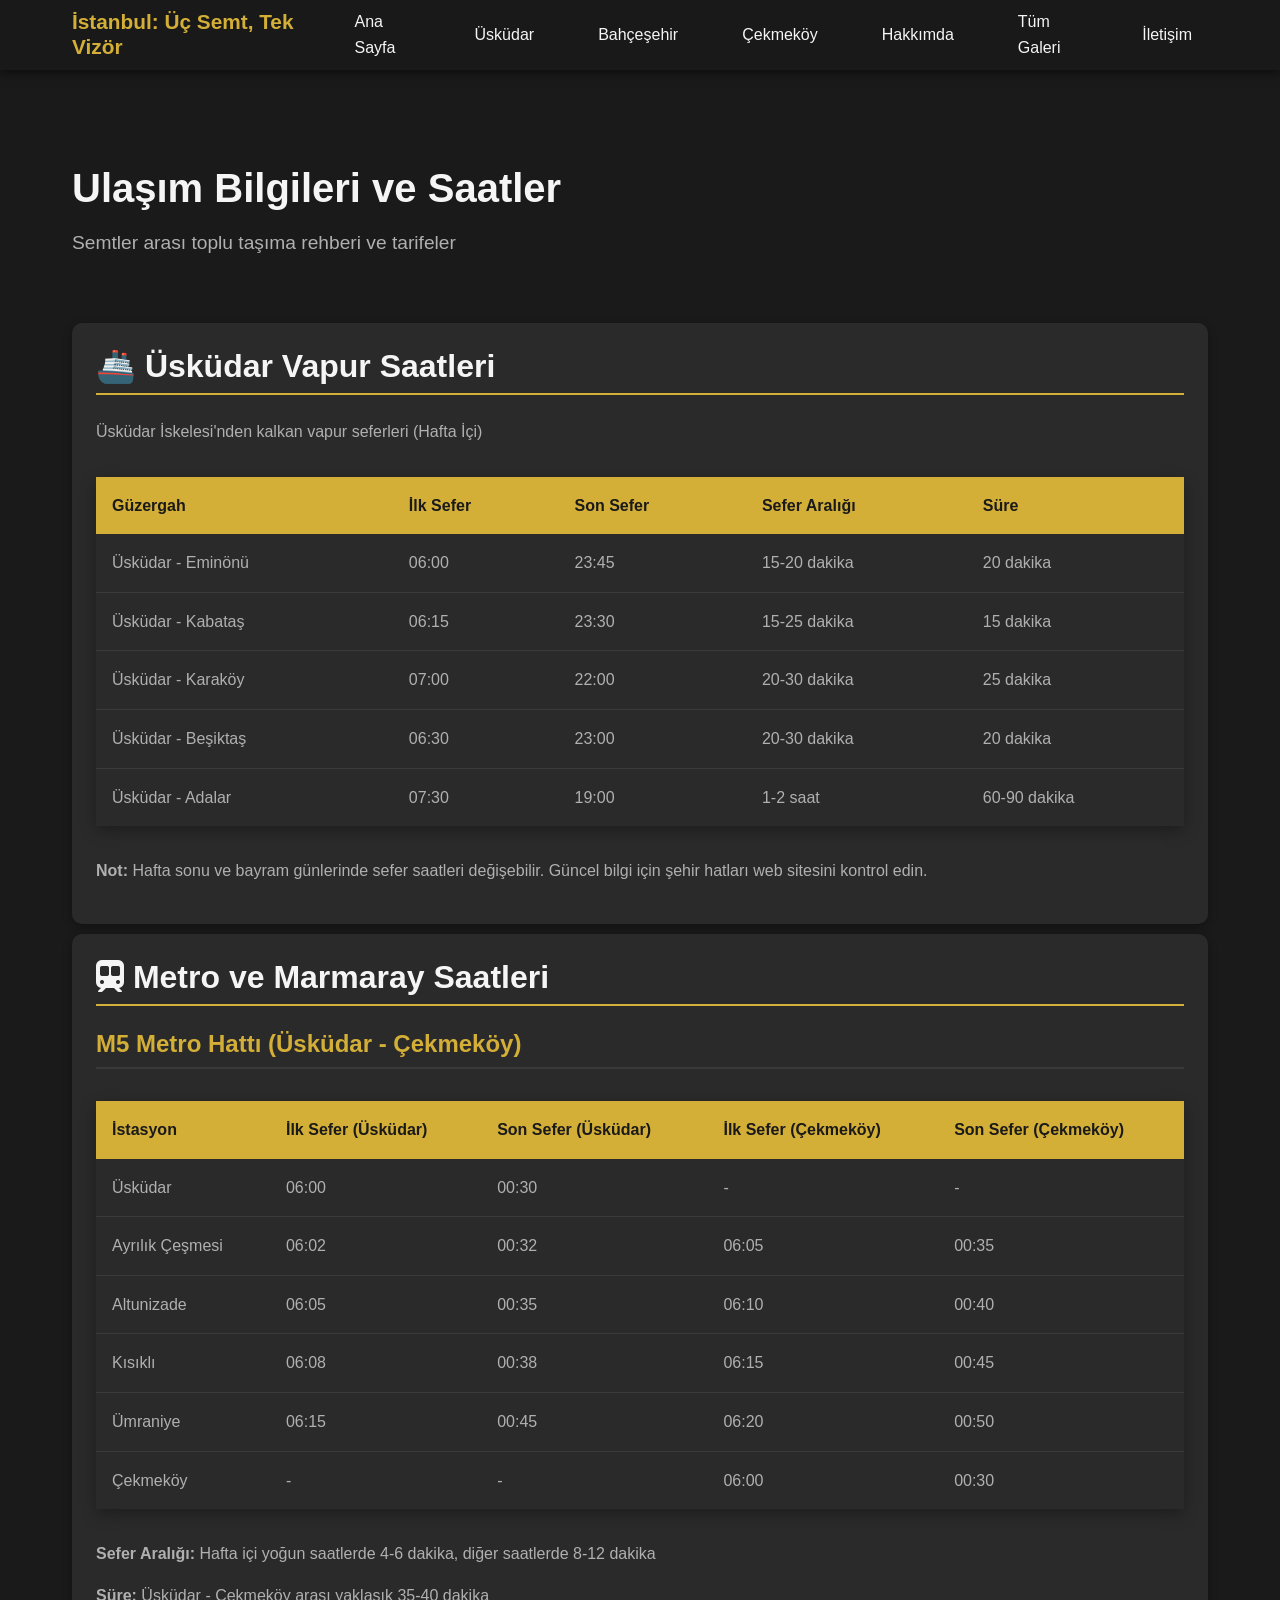
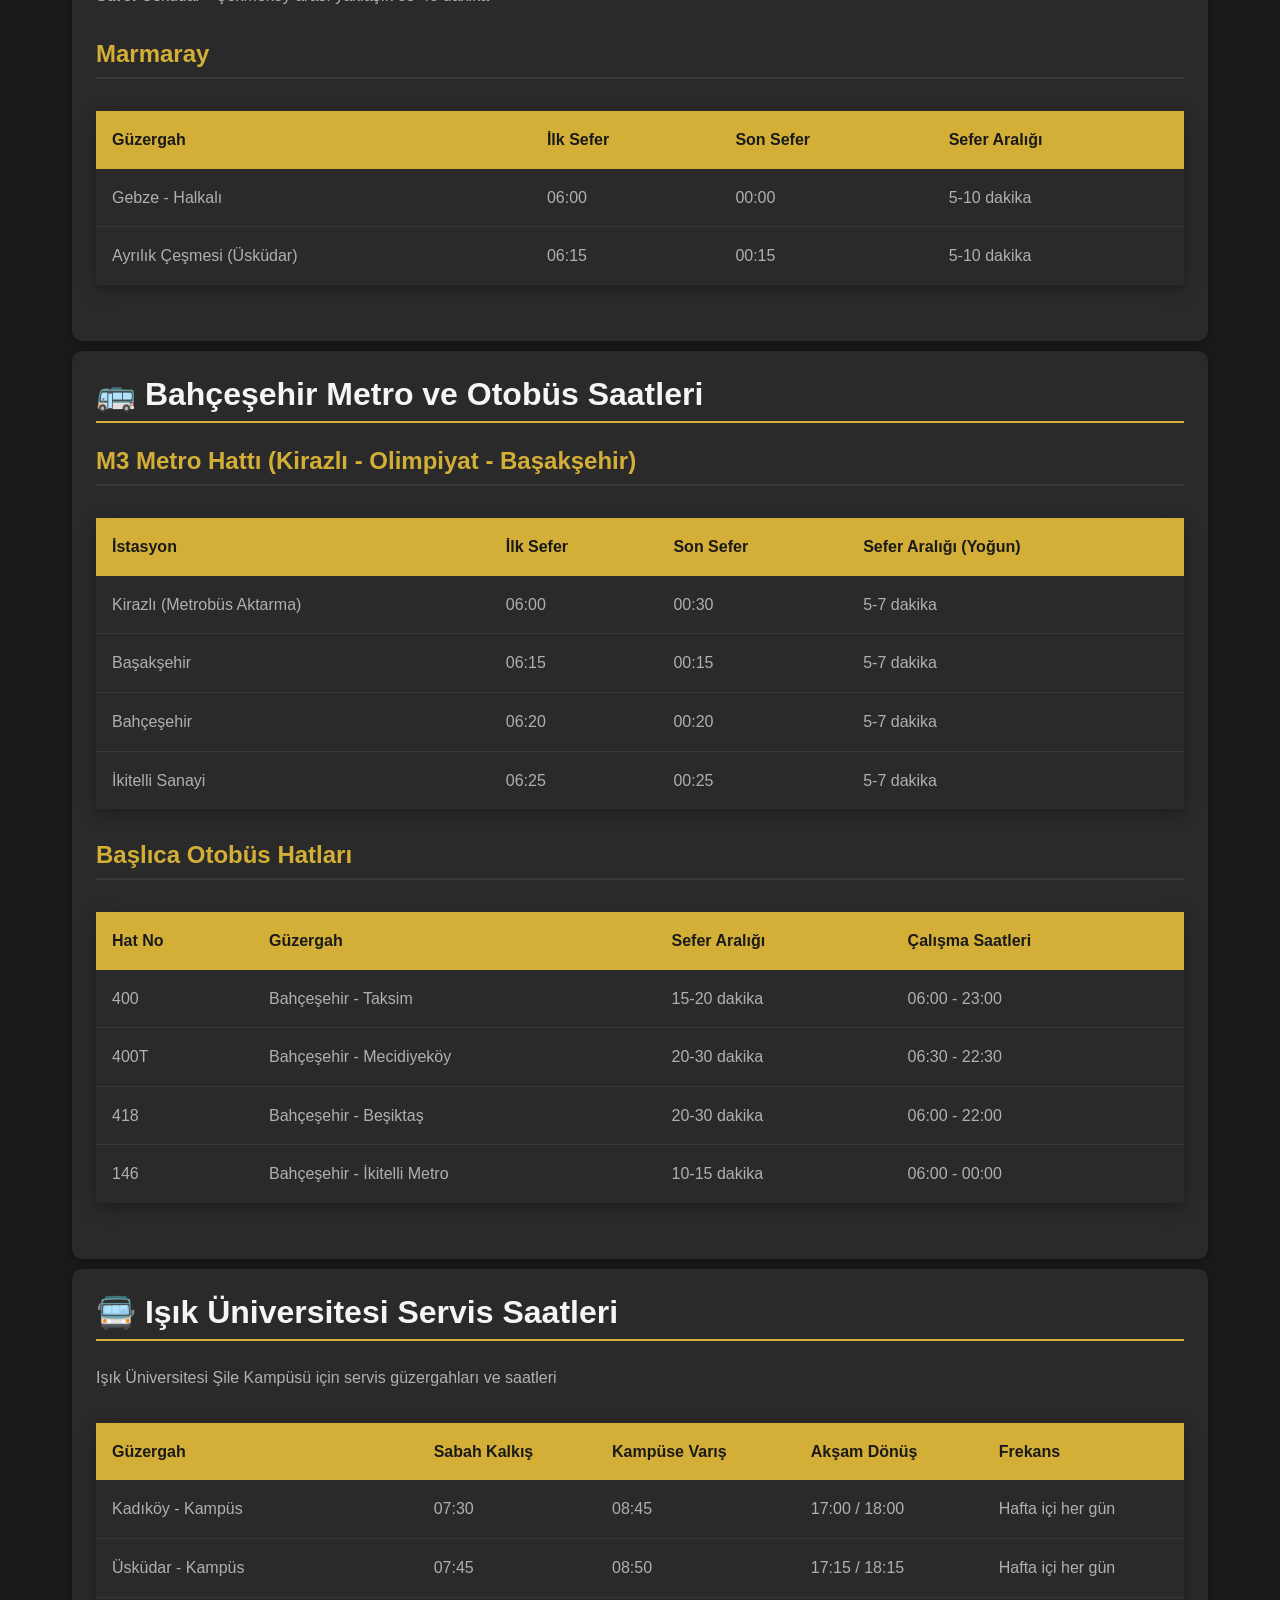
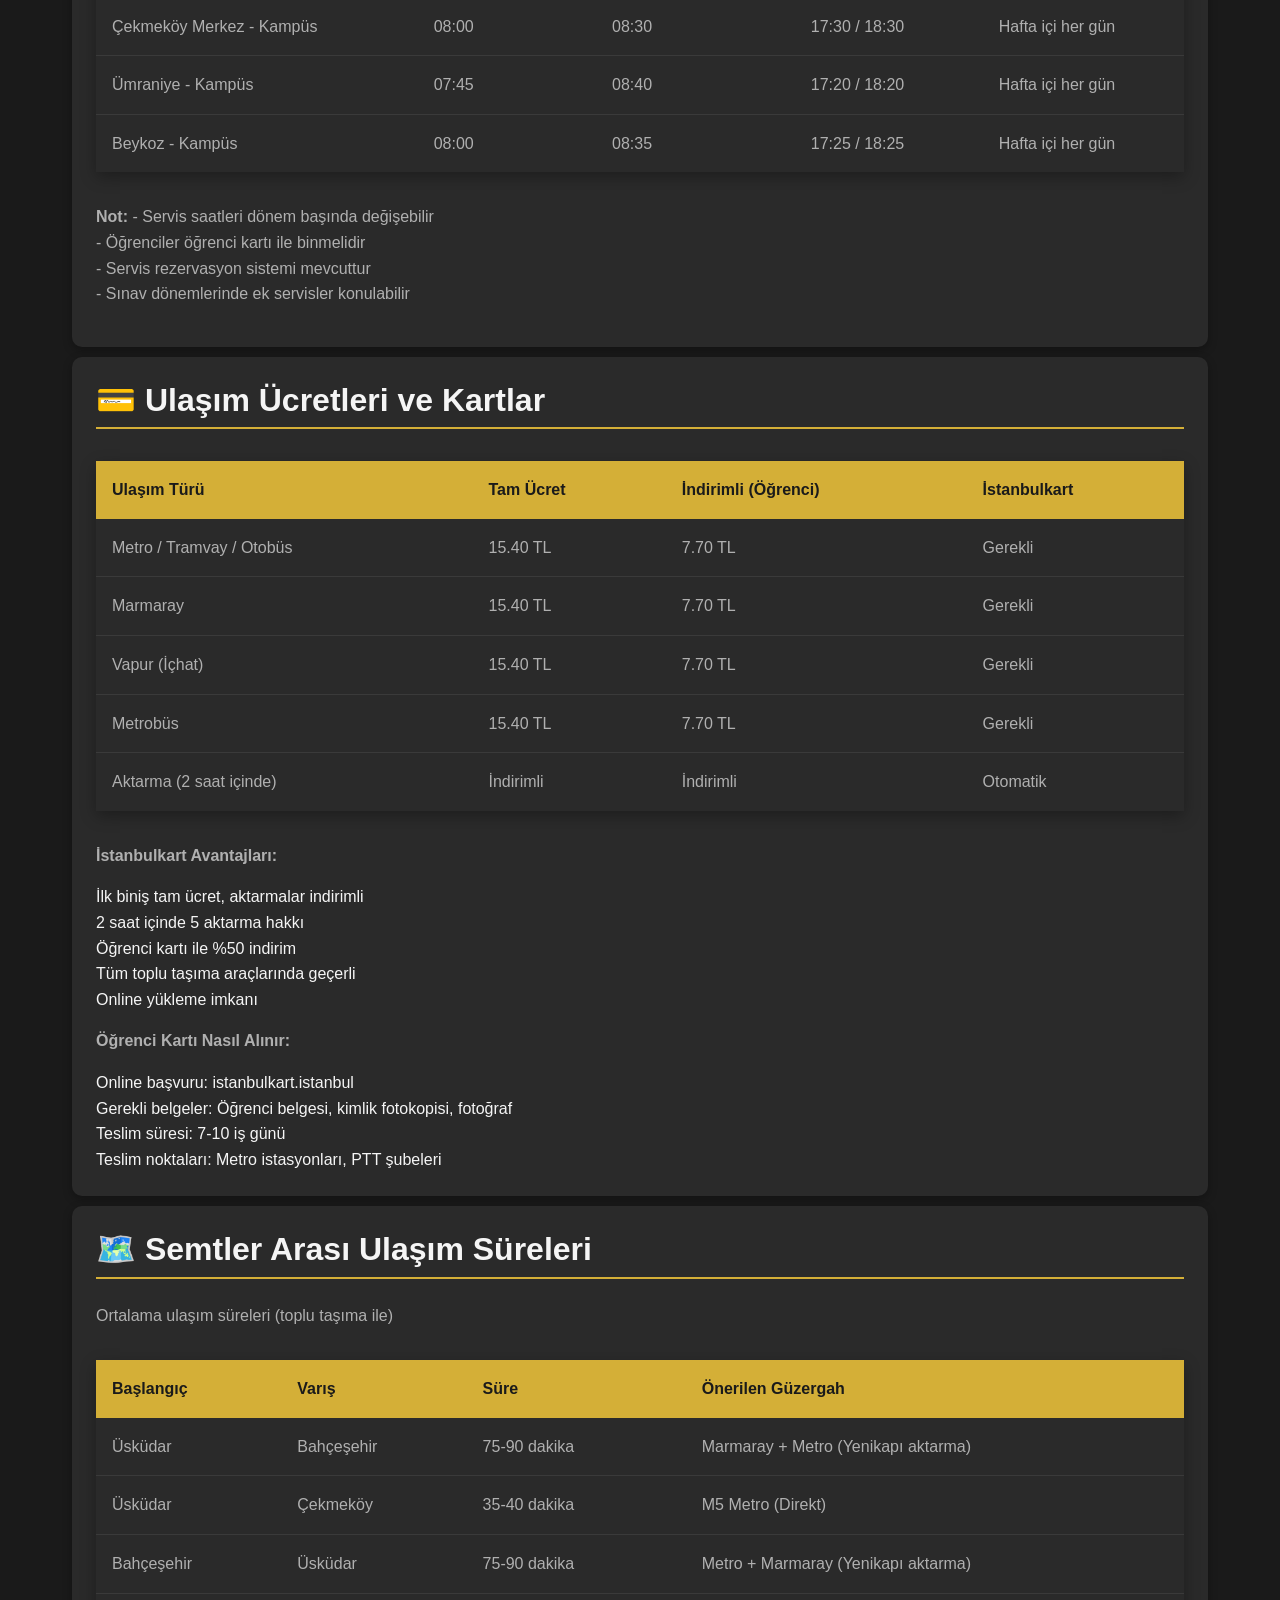
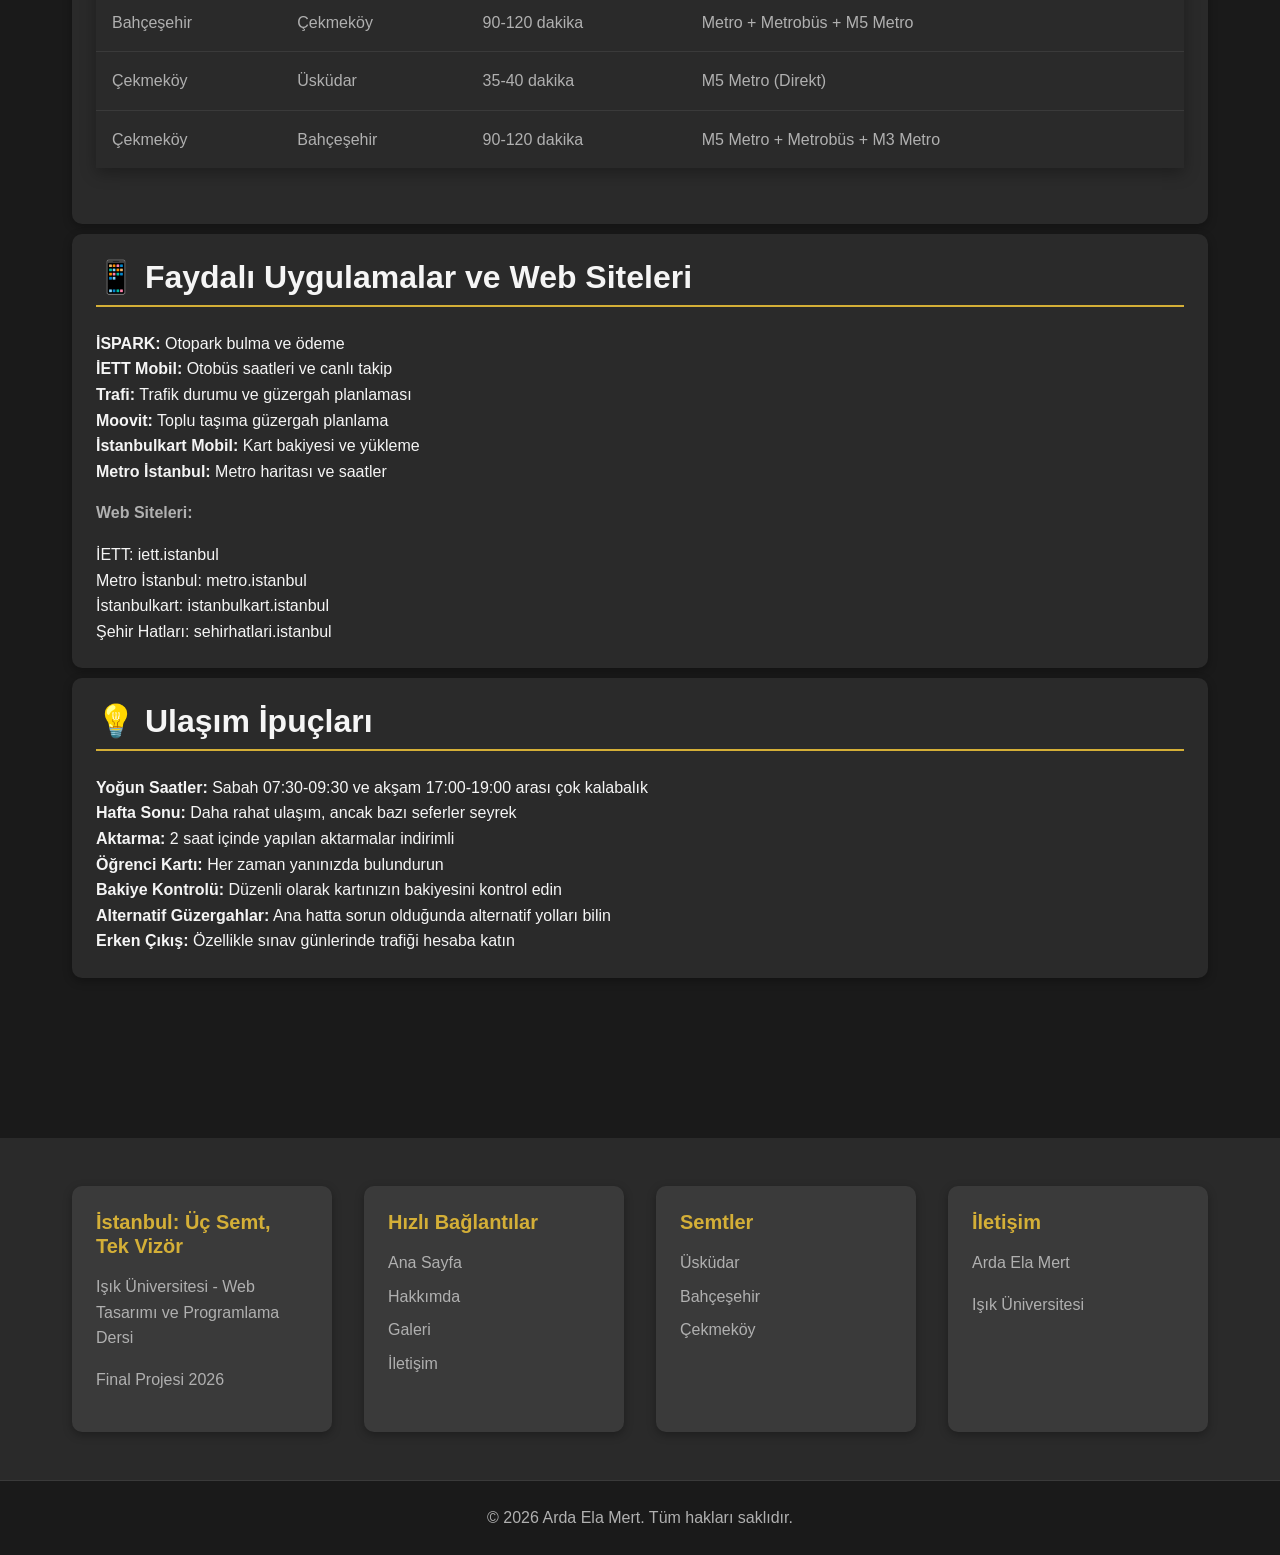
<file: ELANURUSLU/ulasim-bilgileri.html>
<!DOCTYPE html>
<html lang="tr">
<head>
    <meta charset="UTF-8">
    <meta name="viewport" content="width=device-width, initial-scale=1.0">
    <title>Ulaşım Bilgileri | İstanbul: Üç Semt, Tek Vizör</title>
    <link rel="stylesheet" href="https://cdnjs.cloudflare.com/ajax/libs/font-awesome/6.5.1/css/all.min.css">
    <link rel="stylesheet" href="css/base.css">
    <link rel="stylesheet" href="css/components.css">
    <link rel="stylesheet" href="css/responsive.css">
</head>
<body>
    <nav class="main-nav">
        <div class="nav-container">
            <div class="logo">
                <h1>İstanbul: Üç Semt, Tek Vizör</h1>
            </div>
            <input type="checkbox" id="menu-toggle" class="menu-toggle">
            <label for="menu-toggle" class="menu-icon">
                <span></span>
                <span></span>
                <span></span>
            </label>
            <ul class="nav-menu">
                <li><a href="index.html">Ana Sayfa</a></li>
                <li><a href="uskudar.html">Üsküdar</a></li>
                <li><a href="bahcesehir.html">Bahçeşehir</a></li>
                <li><a href="cekmekoy.html">Çekmeköy</a></li>
                <li><a href="hakkimda.html">Hakkımda</a></li>
                <li><a href="galeri.html">Tüm Galeri</a></li>
                <li><a href="iletisim.html">İletişim</a></li>
            </ul>
        </div>
    </nav>

    <main class="container page-content">
        <section class="transport-hero">
            <h1>Ulaşım Bilgileri ve Saatler</h1>
            <p class="subtitle">Semtler arası toplu taşıma rehberi ve tarifeler</p>
        </section>

        <section class="transport-info">
            <div class="info-card">
                <h2>🚢 Üsküdar Vapur Saatleri</h2>
                <p>Üsküdar İskelesi'nden kalkan vapur seferleri (Hafta İçi)</p>
                
                <table class="data-table">
                    <thead>
                        <tr>
                            <th>Güzergah</th>
                            <th>İlk Sefer</th>
                            <th>Son Sefer</th>
                            <th>Sefer Aralığı</th>
                            <th>Süre</th>
                        </tr>
                    </thead>
                    <tbody>
                        <tr>
                            <td>Üsküdar - Eminönü</td>
                            <td>06:00</td>
                            <td>23:45</td>
                            <td>15-20 dakika</td>
                            <td>20 dakika</td>
                        </tr>
                        <tr>
                            <td>Üsküdar - Kabataş</td>
                            <td>06:15</td>
                            <td>23:30</td>
                            <td>15-25 dakika</td>
                            <td>15 dakika</td>
                        </tr>
                        <tr>
                            <td>Üsküdar - Karaköy</td>
                            <td>07:00</td>
                            <td>22:00</td>
                            <td>20-30 dakika</td>
                            <td>25 dakika</td>
                        </tr>
                        <tr>
                            <td>Üsküdar - Beşiktaş</td>
                            <td>06:30</td>
                            <td>23:00</td>
                            <td>20-30 dakika</td>
                            <td>20 dakika</td>
                        </tr>
                        <tr>
                            <td>Üsküdar - Adalar</td>
                            <td>07:30</td>
                            <td>19:00</td>
                            <td>1-2 saat</td>
                            <td>60-90 dakika</td>
                        </tr>
                    </tbody>
                </table>

                <p style="margin-top: 1rem;"><strong>Not:</strong> Hafta sonu ve bayram günlerinde sefer saatleri değişebilir. Güncel bilgi için şehir hatları web sitesini kontrol edin.</p>
            </div>

            <div class="info-card">
                <h2><i class="fas fa-subway"></i> Metro ve Marmaray Saatleri</h2>
                
                <h3>M5 Metro Hattı (Üsküdar - Çekmeköy)</h3>
                <table class="data-table">
                    <thead>
                        <tr>
                            <th>İstasyon</th>
                            <th>İlk Sefer (Üsküdar)</th>
                            <th>Son Sefer (Üsküdar)</th>
                            <th>İlk Sefer (Çekmeköy)</th>
                            <th>Son Sefer (Çekmeköy)</th>
                        </tr>
                    </thead>
                    <tbody>
                        <tr>
                            <td>Üsküdar</td>
                            <td>06:00</td>
                            <td>00:30</td>
                            <td>-</td>
                            <td>-</td>
                        </tr>
                        <tr>
                            <td>Ayrılık Çeşmesi</td>
                            <td>06:02</td>
                            <td>00:32</td>
                            <td>06:05</td>
                            <td>00:35</td>
                        </tr>
                        <tr>
                            <td>Altunizade</td>
                            <td>06:05</td>
                            <td>00:35</td>
                            <td>06:10</td>
                            <td>00:40</td>
                        </tr>
                        <tr>
                            <td>Kısıklı</td>
                            <td>06:08</td>
                            <td>00:38</td>
                            <td>06:15</td>
                            <td>00:45</td>
                        </tr>
                        <tr>
                            <td>Ümraniye</td>
                            <td>06:15</td>
                            <td>00:45</td>
                            <td>06:20</td>
                            <td>00:50</td>
                        </tr>
                        <tr>
                            <td>Çekmeköy</td>
                            <td>-</td>
                            <td>-</td>
                            <td>06:00</td>
                            <td>00:30</td>
                        </tr>
                    </tbody>
                </table>

                <p style="margin-top: 1rem;"><strong>Sefer Aralığı:</strong> Hafta içi yoğun saatlerde 4-6 dakika, diğer saatlerde 8-12 dakika</p>
                <p><strong>Süre:</strong> Üsküdar - Çekmeköy arası yaklaşık 35-40 dakika</p>

                <h3 style="margin-top: 2rem;">Marmaray</h3>
                <table class="data-table">
                    <thead>
                        <tr>
                            <th>Güzergah</th>
                            <th>İlk Sefer</th>
                            <th>Son Sefer</th>
                            <th>Sefer Aralığı</th>
                        </tr>
                    </thead>
                    <tbody>
                        <tr>
                            <td>Gebze - Halkalı</td>
                            <td>06:00</td>
                            <td>00:00</td>
                            <td>5-10 dakika</td>
                        </tr>
                        <tr>
                            <td>Ayrılık Çeşmesi (Üsküdar)</td>
                            <td>06:15</td>
                            <td>00:15</td>
                            <td>5-10 dakika</td>
                        </tr>
                    </tbody>
                </table>
            </div>

            <div class="info-card">
                <h2>🚌 Bahçeşehir Metro ve Otobüs Saatleri</h2>
                
                <h3>M3 Metro Hattı (Kirazlı - Olimpiyat - Başakşehir)</h3>
                <table class="data-table">
                    <thead>
                        <tr>
                            <th>İstasyon</th>
                            <th>İlk Sefer</th>
                            <th>Son Sefer</th>
                            <th>Sefer Aralığı (Yoğun)</th>
                        </tr>
                    </thead>
                    <tbody>
                        <tr>
                            <td>Kirazlı (Metrobüs Aktarma)</td>
                            <td>06:00</td>
                            <td>00:30</td>
                            <td>5-7 dakika</td>
                        </tr>
                        <tr>
                            <td>Başakşehir</td>
                            <td>06:15</td>
                            <td>00:15</td>
                            <td>5-7 dakika</td>
                        </tr>
                        <tr>
                            <td>Bahçeşehir</td>
                            <td>06:20</td>
                            <td>00:20</td>
                            <td>5-7 dakika</td>
                        </tr>
                        <tr>
                            <td>İkitelli Sanayi</td>
                            <td>06:25</td>
                            <td>00:25</td>
                            <td>5-7 dakika</td>
                        </tr>
                    </tbody>
                </table>

                <h3 style="margin-top: 2rem;">Başlıca Otobüs Hatları</h3>
                <table class="data-table">
                    <thead>
                        <tr>
                            <th>Hat No</th>
                            <th>Güzergah</th>
                            <th>Sefer Aralığı</th>
                            <th>Çalışma Saatleri</th>
                        </tr>
                    </thead>
                    <tbody>
                        <tr>
                            <td>400</td>
                            <td>Bahçeşehir - Taksim</td>
                            <td>15-20 dakika</td>
                            <td>06:00 - 23:00</td>
                        </tr>
                        <tr>
                            <td>400T</td>
                            <td>Bahçeşehir - Mecidiyeköy</td>
                            <td>20-30 dakika</td>
                            <td>06:30 - 22:30</td>
                        </tr>
                        <tr>
                            <td>418</td>
                            <td>Bahçeşehir - Beşiktaş</td>
                            <td>20-30 dakika</td>
                            <td>06:00 - 22:00</td>
                        </tr>
                        <tr>
                            <td>146</td>
                            <td>Bahçeşehir - İkitelli Metro</td>
                            <td>10-15 dakika</td>
                            <td>06:00 - 00:00</td>
                        </tr>
                    </tbody>
                </table>
            </div>

            <div class="info-card">
                <h2>🚍 Işık Üniversitesi Servis Saatleri</h2>
                <p>Işık Üniversitesi Şile Kampüsü için servis güzergahları ve saatleri</p>
                
                <table class="data-table">
                    <thead>
                        <tr>
                            <th>Güzergah</th>
                            <th>Sabah Kalkış</th>
                            <th>Kampüse Varış</th>
                            <th>Akşam Dönüş</th>
                            <th>Frekans</th>
                        </tr>
                    </thead>
                    <tbody>
                        <tr>
                            <td>Kadıköy - Kampüs</td>
                            <td>07:30</td>
                            <td>08:45</td>
                            <td>17:00 / 18:00</td>
                            <td>Hafta içi her gün</td>
                        </tr>
                        <tr>
                            <td>Üsküdar - Kampüs</td>
                            <td>07:45</td>
                            <td>08:50</td>
                            <td>17:15 / 18:15</td>
                            <td>Hafta içi her gün</td>
                        </tr>
                        <tr>
                            <td>Çekmeköy Merkez - Kampüs</td>
                            <td>08:00</td>
                            <td>08:30</td>
                            <td>17:30 / 18:30</td>
                            <td>Hafta içi her gün</td>
                        </tr>
                        <tr>
                            <td>Ümraniye - Kampüs</td>
                            <td>07:45</td>
                            <td>08:40</td>
                            <td>17:20 / 18:20</td>
                            <td>Hafta içi her gün</td>
                        </tr>
                        <tr>
                            <td>Beykoz - Kampüs</td>
                            <td>08:00</td>
                            <td>08:35</td>
                            <td>17:25 / 18:25</td>
                            <td>Hafta içi her gün</td>
                        </tr>
                    </tbody>
                </table>

                <p style="margin-top: 1rem;"><strong>Not:</strong> 
                    - Servis saatleri dönem başında değişebilir<br>
                    - Öğrenciler öğrenci kartı ile binmelidir<br>
                    - Servis rezervasyon sistemi mevcuttur<br>
                    - Sınav dönemlerinde ek servisler konulabilir
                </p>
            </div>

            <div class="info-card">
                <h2>💳 Ulaşım Ücretleri ve Kartlar</h2>
                
                <table class="data-table">
                    <thead>
                        <tr>
                            <th>Ulaşım Türü</th>
                            <th>Tam Ücret</th>
                            <th>İndirimli (Öğrenci)</th>
                            <th>İstanbulkart</th>
                        </tr>
                    </thead>
                    <tbody>
                        <tr>
                            <td>Metro / Tramvay / Otobüs</td>
                            <td>15.40 TL</td>
                            <td>7.70 TL</td>
                            <td>Gerekli</td>
                        </tr>
                        <tr>
                            <td>Marmaray</td>
                            <td>15.40 TL</td>
                            <td>7.70 TL</td>
                            <td>Gerekli</td>
                        </tr>
                        <tr>
                            <td>Vapur (İçhat)</td>
                            <td>15.40 TL</td>
                            <td>7.70 TL</td>
                            <td>Gerekli</td>
                        </tr>
                        <tr>
                            <td>Metrobüs</td>
                            <td>15.40 TL</td>
                            <td>7.70 TL</td>
                            <td>Gerekli</td>
                        </tr>
                        <tr>
                            <td>Aktarma (2 saat içinde)</td>
                            <td>İndirimli</td>
                            <td>İndirimli</td>
                            <td>Otomatik</td>
                        </tr>
                    </tbody>
                </table>

                <p style="margin-top: 1rem;"><strong>İstanbulkart Avantajları:</strong></p>
                <ul class="feature-list">
                    <li>İlk biniş tam ücret, aktarmalar indirimli</li>
                    <li>2 saat içinde 5 aktarma hakkı</li>
                    <li>Öğrenci kartı ile %50 indirim</li>
                    <li>Tüm toplu taşıma araçlarında geçerli</li>
                    <li>Online yükleme imkanı</li>
                </ul>

                <p style="margin-top: 1rem;"><strong>Öğrenci Kartı Nasıl Alınır:</strong></p>
                <ul class="feature-list">
                    <li>Online başvuru: istanbulkart.istanbul</li>
                    <li>Gerekli belgeler: Öğrenci belgesi, kimlik fotokopisi, fotoğraf</li>
                    <li>Teslim süresi: 7-10 iş günü</li>
                    <li>Teslim noktaları: Metro istasyonları, PTT şubeleri</li>
                </ul>
            </div>

            <div class="info-card">
                <h2>🗺️ Semtler Arası Ulaşım Süreleri</h2>
                <p>Ortalama ulaşım süreleri (toplu taşıma ile)</p>
                
                <table class="data-table">
                    <thead>
                        <tr>
                            <th>Başlangıç</th>
                            <th>Varış</th>
                            <th>Süre</th>
                            <th>Önerilen Güzergah</th>
                        </tr>
                    </thead>
                    <tbody>
                        <tr>
                            <td>Üsküdar</td>
                            <td>Bahçeşehir</td>
                            <td>75-90 dakika</td>
                            <td>Marmaray + Metro (Yenikapı aktarma)</td>
                        </tr>
                        <tr>
                            <td>Üsküdar</td>
                            <td>Çekmeköy</td>
                            <td>35-40 dakika</td>
                            <td>M5 Metro (Direkt)</td>
                        </tr>
                        <tr>
                            <td>Bahçeşehir</td>
                            <td>Üsküdar</td>
                            <td>75-90 dakika</td>
                            <td>Metro + Marmaray (Yenikapı aktarma)</td>
                        </tr>
                        <tr>
                            <td>Bahçeşehir</td>
                            <td>Çekmeköy</td>
                            <td>90-120 dakika</td>
                            <td>Metro + Metrobüs + M5 Metro</td>
                        </tr>
                        <tr>
                            <td>Çekmeköy</td>
                            <td>Üsküdar</td>
                            <td>35-40 dakika</td>
                            <td>M5 Metro (Direkt)</td>
                        </tr>
                        <tr>
                            <td>Çekmeköy</td>
                            <td>Bahçeşehir</td>
                            <td>90-120 dakika</td>
                            <td>M5 Metro + Metrobüs + M3 Metro</td>
                        </tr>
                    </tbody>
                </table>
            </div>

            <div class="info-card">
                <h2>📱 Faydalı Uygulamalar ve Web Siteleri</h2>
                <ul class="feature-list">
                    <li><strong>İSPARK:</strong> Otopark bulma ve ödeme</li>
                    <li><strong>İETT Mobil:</strong> Otobüs saatleri ve canlı takip</li>
                    <li><strong>Trafi:</strong> Trafik durumu ve güzergah planlaması</li>
                    <li><strong>Moovit:</strong> Toplu taşıma güzergah planlama</li>
                    <li><strong>İstanbulkart Mobil:</strong> Kart bakiyesi ve yükleme</li>
                    <li><strong>Metro İstanbul:</strong> Metro haritası ve saatler</li>
                </ul>

                <p style="margin-top: 1rem;"><strong>Web Siteleri:</strong></p>
                <ul class="feature-list">
                    <li>İETT: iett.istanbul</li>
                    <li>Metro İstanbul: metro.istanbul</li>
                    <li>İstanbulkart: istanbulkart.istanbul</li>
                    <li>Şehir Hatları: sehirhatlari.istanbul</li>
                </ul>
            </div>

            <div class="info-card">
                <h2>💡 Ulaşım İpuçları</h2>
                <ul class="feature-list">
                    <li><strong>Yoğun Saatler:</strong> Sabah 07:30-09:30 ve akşam 17:00-19:00 arası çok kalabalık</li>
                    <li><strong>Hafta Sonu:</strong> Daha rahat ulaşım, ancak bazı seferler seyrek</li>
                    <li><strong>Aktarma:</strong> 2 saat içinde yapılan aktarmalar indirimli</li>
                    <li><strong>Öğrenci Kartı:</strong> Her zaman yanınızda bulundurun</li>
                    <li><strong>Bakiye Kontrolü:</strong> Düzenli olarak kartınızın bakiyesini kontrol edin</li>
                    <li><strong>Alternatif Güzergahlar:</strong> Ana hatta sorun olduğunda alternatif yolları bilin</li>
                    <li><strong>Erken Çıkış:</strong> Özellikle sınav günlerinde trafiği hesaba katın</li>
                </ul>
            </div>
        </section>
    </main>

    <footer class="main-footer">
        <div class="footer-content">
            <div class="footer-section">
                <h4>İstanbul: Üç Semt, Tek Vizör</h4>
                <p>Işık Üniversitesi - Web Tasarımı ve Programlama Dersi</p>
                <p>Final Projesi 2026</p>
            </div>
            <div class="footer-section">
                <h4>Hızlı Bağlantılar</h4>
                <ul class="footer-links">
                    <li><a href="index.html">Ana Sayfa</a></li>
                    <li><a href="hakkimda.html">Hakkımda</a></li>
                    <li><a href="galeri.html">Galeri</a></li>
                    <li><a href="iletisim.html">İletişim</a></li>
                </ul>
            </div>
            <div class="footer-section">
                <h4>Semtler</h4>
                <ul class="footer-links">
                    <li><a href="uskudar.html">Üsküdar</a></li>
                    <li><a href="bahcesehir.html">Bahçeşehir</a></li>
                    <li><a href="cekmekoy.html">Çekmeköy</a></li>
                </ul>
            </div>
            <div class="footer-section">
                <h4>İletişim</h4>
                <p>Arda Ela Mert</p>
                <p>Işık Üniversitesi</p>
            </div>
        </div>
        <div class="footer-bottom">
            <p>&copy; 2026 Arda Ela Mert. Tüm hakları saklıdır.</p>
        </div>
    </footer>
</body>
</html>
</file>
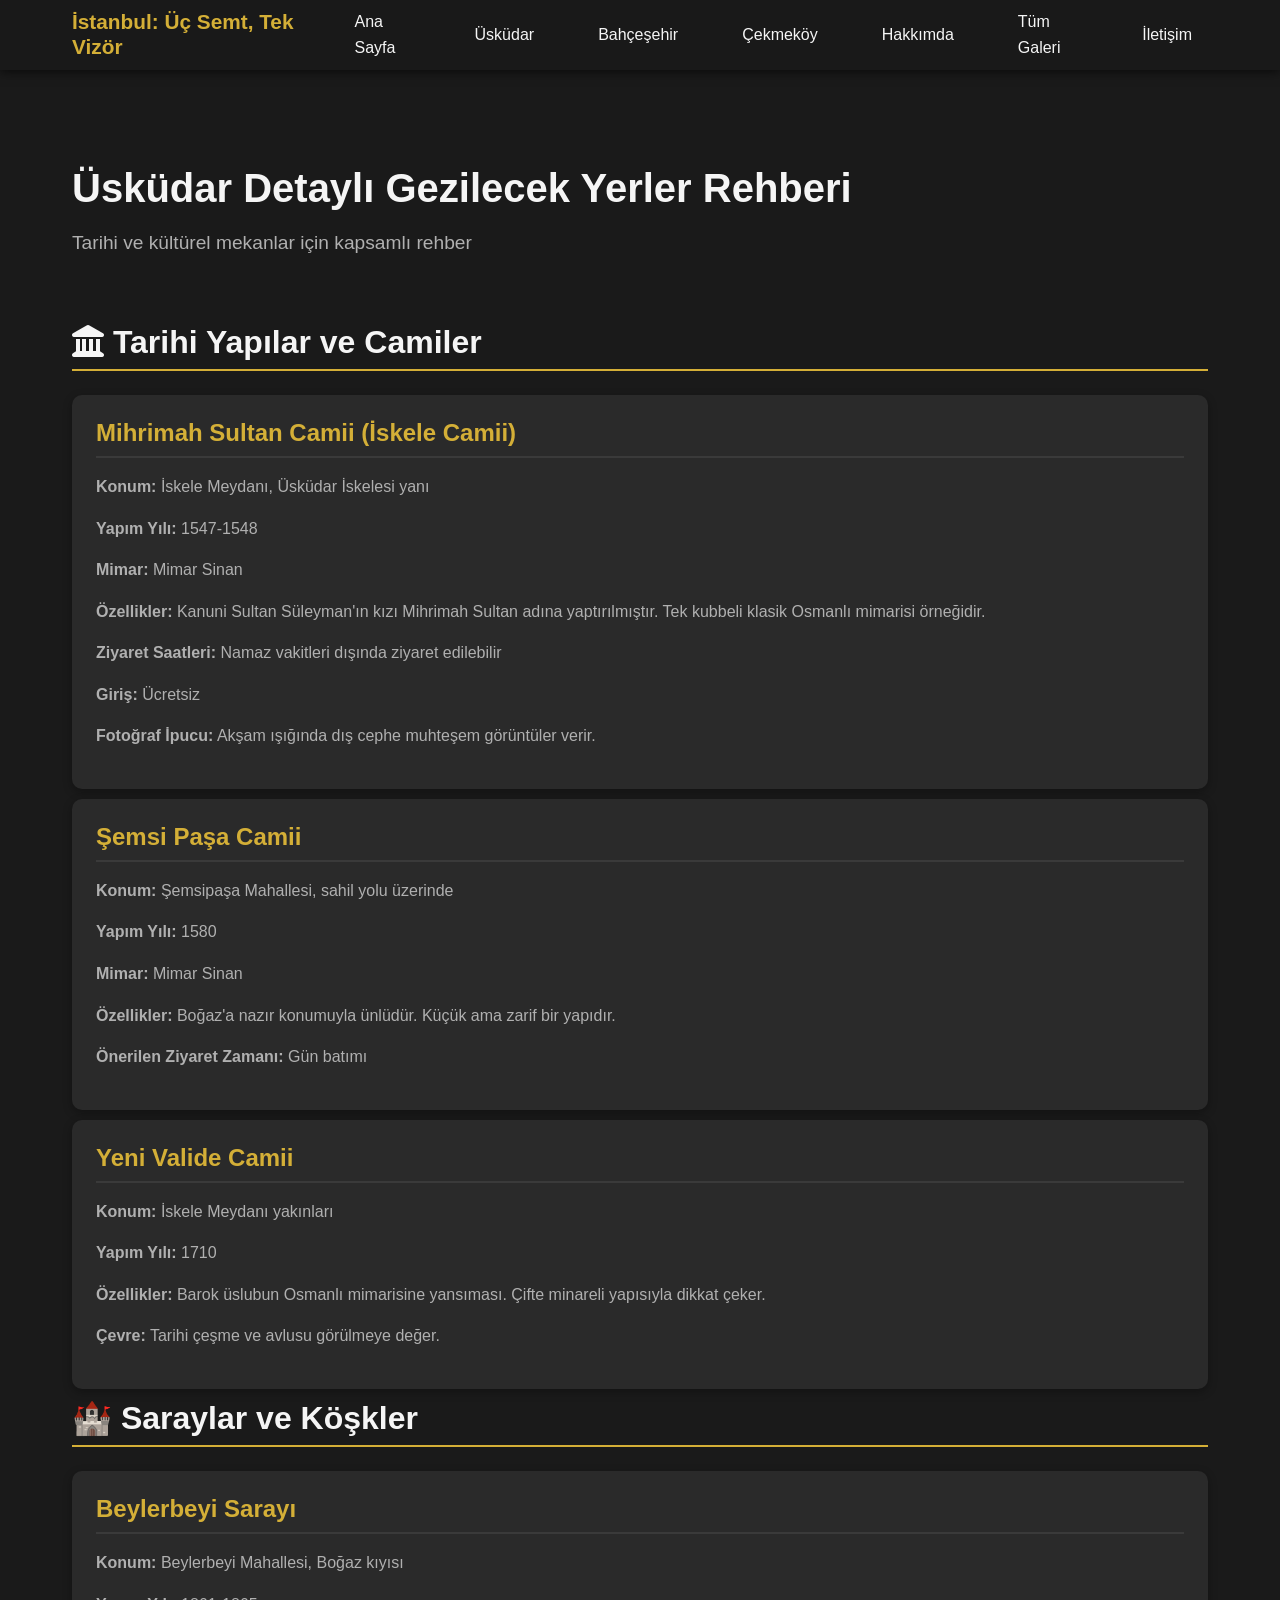
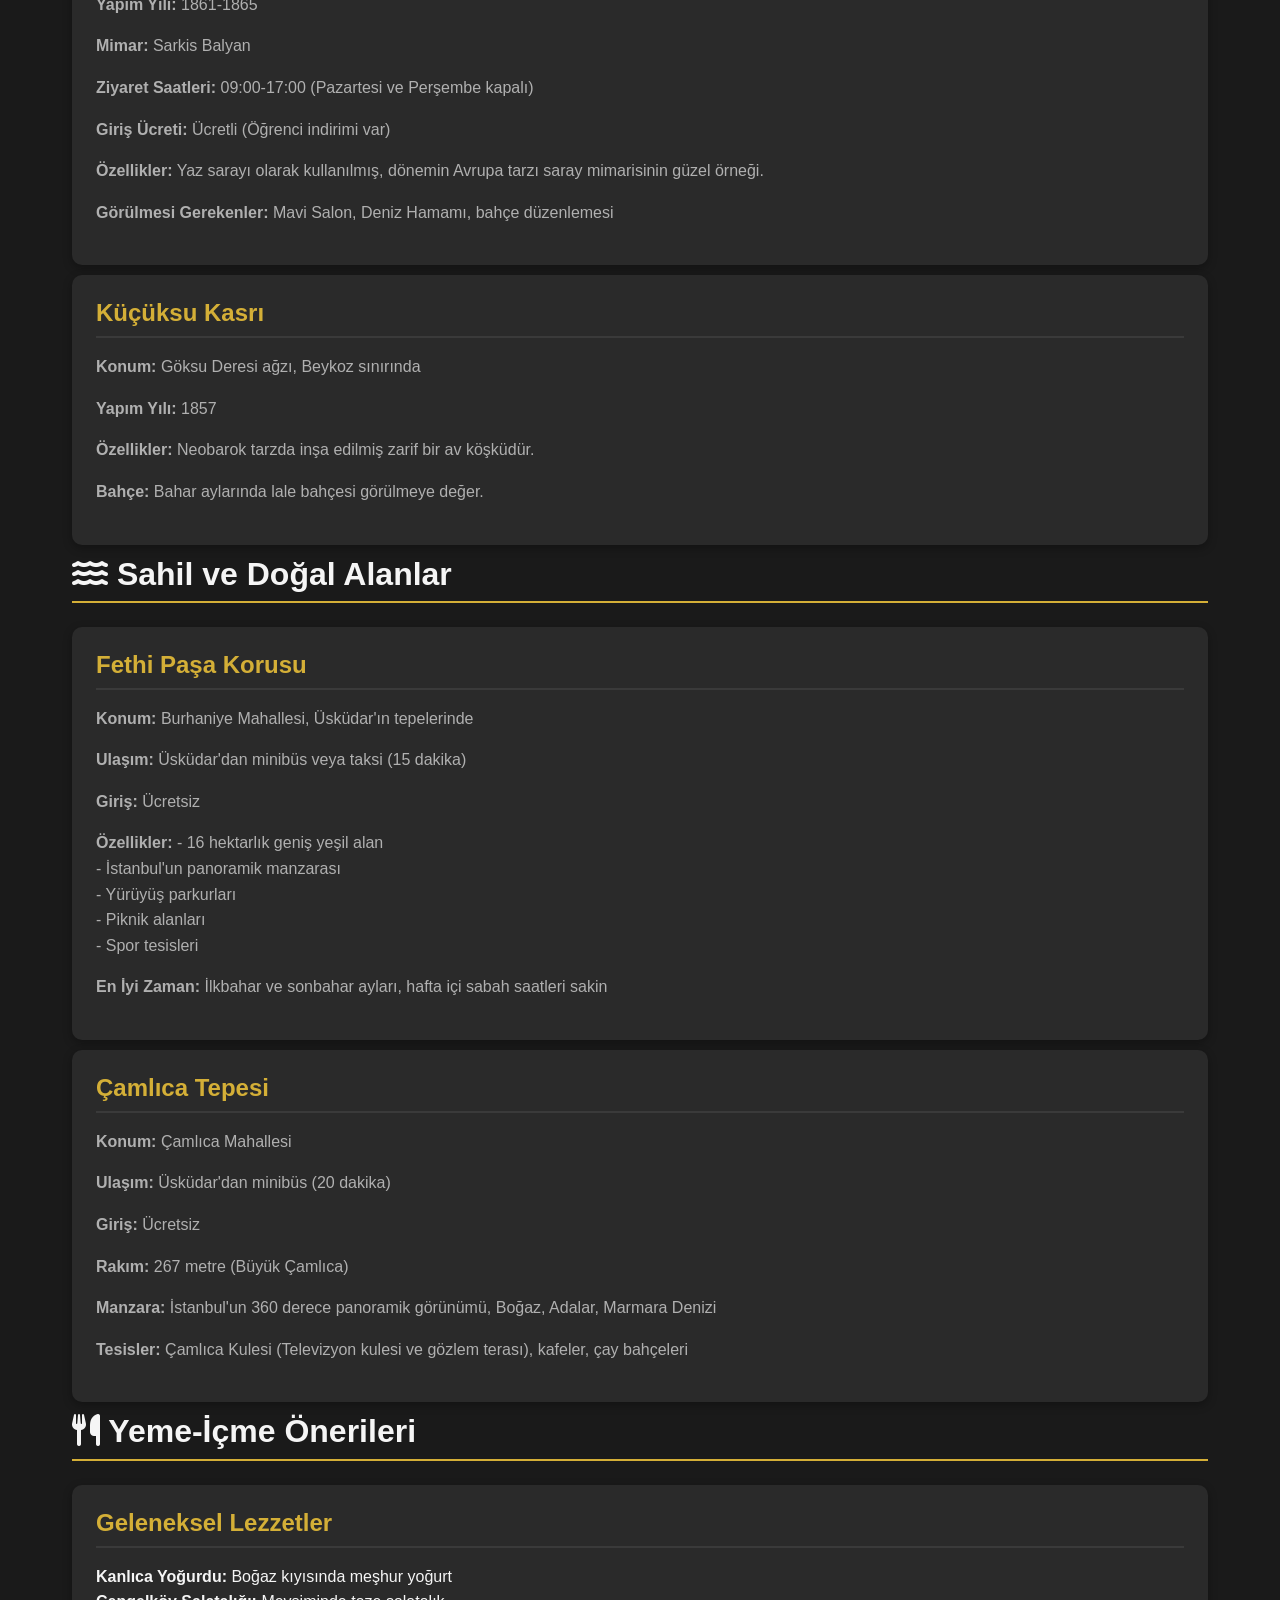
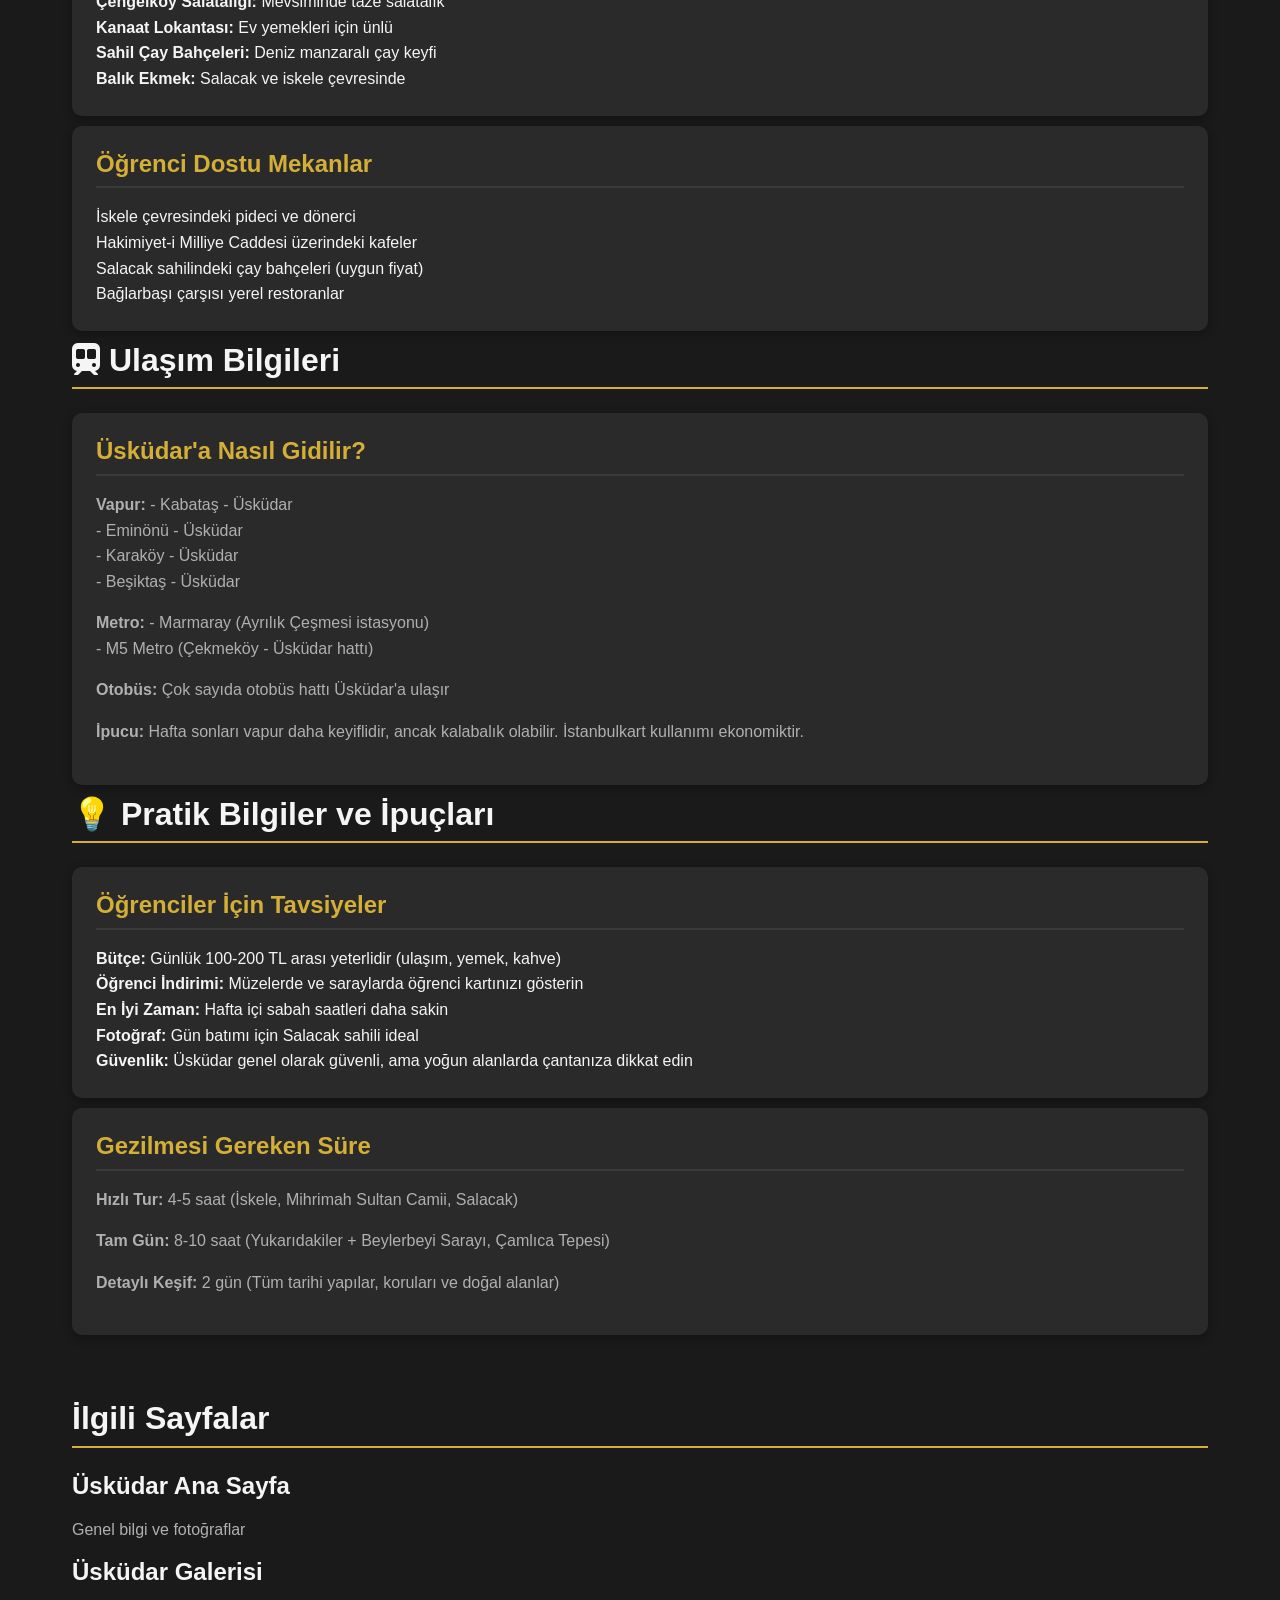
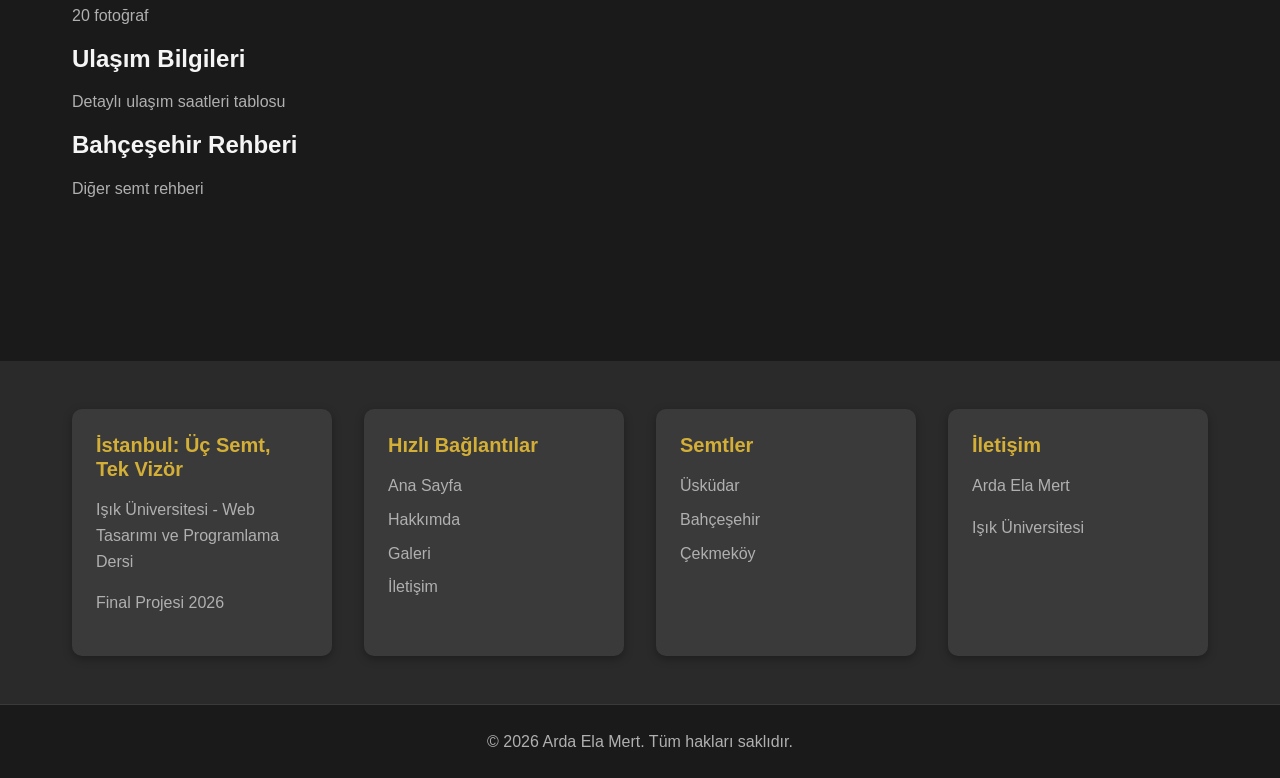
<file: ELANURUSLU/uskudar-rehber.html>
<!DOCTYPE html>
<html lang="tr">
<head>
    <meta charset="UTF-8">
    <meta name="viewport" content="width=device-width, initial-scale=1.0">
    <title>Üsküdar Detaylı Rehber | İstanbul: Üç Semt, Tek Vizör</title>
    <link rel="stylesheet" href="https://cdnjs.cloudflare.com/ajax/libs/font-awesome/6.5.1/css/all.min.css">
    <link rel="stylesheet" href="css/base.css">
    <link rel="stylesheet" href="css/components.css">
    <link rel="stylesheet" href="css/responsive.css">
</head>
<body>
    <nav class="main-nav">
        <div class="nav-container">
            <div class="logo">
                <h1>İstanbul: Üç Semt, Tek Vizör</h1>
            </div>
            <input type="checkbox" id="menu-toggle" class="menu-toggle">
            <label for="menu-toggle" class="menu-icon">
                <span></span>
                <span></span>
                <span></span>
            </label>
            <ul class="nav-menu">
                <li><a href="index.html">Ana Sayfa</a></li>
                <li><a href="uskudar.html">Üsküdar</a></li>
                <li><a href="bahcesehir.html">Bahçeşehir</a></li>
                <li><a href="cekmekoy.html">Çekmeköy</a></li>
                <li><a href="hakkimda.html">Hakkımda</a></li>
                <li><a href="galeri.html">Tüm Galeri</a></li>
                <li><a href="iletisim.html">İletişim</a></li>
            </ul>
        </div>
    </nav>

    <main class="container page-content">
        <section class="guide-hero">
            <h1>Üsküdar Detaylı Gezilecek Yerler Rehberi</h1>
            <p class="subtitle">Tarihi ve kültürel mekanlar için kapsamlı rehber</p>
        </section>

        <section class="guide-content-detailed">
            <div class="guide-section">
                <h2><i class="fas fa-landmark"></i> Tarihi Yapılar ve Camiler</h2>
                
                <div class="info-card">
                    <h3>Mihrimah Sultan Camii (İskele Camii)</h3>
                    <p><strong>Konum:</strong> İskele Meydanı, Üsküdar İskelesi yanı</p>
                    <p><strong>Yapım Yılı:</strong> 1547-1548</p>
                    <p><strong>Mimar:</strong> Mimar Sinan</p>
                    <p><strong>Özellikler:</strong> Kanuni Sultan Süleyman'ın kızı Mihrimah Sultan adına yaptırılmıştır. Tek kubbeli klasik Osmanlı mimarisi örneğidir.</p>
                    <p><strong>Ziyaret Saatleri:</strong> Namaz vakitleri dışında ziyaret edilebilir</p>
                    <p><strong>Giriş:</strong> Ücretsiz</p>
                    <p><strong>Fotoğraf İpucu:</strong> Akşam ışığında dış cephe muhteşem görüntüler verir.</p>
                </div>

                <div class="info-card">
                    <h3>Şemsi Paşa Camii</h3>
                    <p><strong>Konum:</strong> Şemsipaşa Mahallesi, sahil yolu üzerinde</p>
                    <p><strong>Yapım Yılı:</strong> 1580</p>
                    <p><strong>Mimar:</strong> Mimar Sinan</p>
                    <p><strong>Özellikler:</strong> Boğaz'a nazır konumuyla ünlüdür. Küçük ama zarif bir yapıdır.</p>
                    <p><strong>Önerilen Ziyaret Zamanı:</strong> Gün batımı</p>
                </div>

                <div class="info-card">
                    <h3>Yeni Valide Camii</h3>
                    <p><strong>Konum:</strong> İskele Meydanı yakınları</p>
                    <p><strong>Yapım Yılı:</strong> 1710</p>
                    <p><strong>Özellikler:</strong> Barok üslubun Osmanlı mimarisine yansıması. Çifte minareli yapısıyla dikkat çeker.</p>
                    <p><strong>Çevre:</strong> Tarihi çeşme ve avlusu görülmeye değer.</p>
                </div>
            </div>

            <div class="guide-section">
                <h2>🏰 Saraylar ve Köşkler</h2>
                
                <div class="info-card">
                    <h3>Beylerbeyi Sarayı</h3>
                    <p><strong>Konum:</strong> Beylerbeyi Mahallesi, Boğaz kıyısı</p>
                    <p><strong>Yapım Yılı:</strong> 1861-1865</p>
                    <p><strong>Mimar:</strong> Sarkis Balyan</p>
                    <p><strong>Ziyaret Saatleri:</strong> 09:00-17:00 (Pazartesi ve Perşembe kapalı)</p>
                    <p><strong>Giriş Ücreti:</strong> Ücretli (Öğrenci indirimi var)</p>
                    <p><strong>Özellikler:</strong> Yaz sarayı olarak kullanılmış, dönemin Avrupa tarzı saray mimarisinin güzel örneği.</p>
                    <p><strong>Görülmesi Gerekenler:</strong> Mavi Salon, Deniz Hamamı, bahçe düzenlemesi</p>
                </div>

                <div class="info-card">
                    <h3>Küçüksu Kasrı</h3>
                    <p><strong>Konum:</strong> Göksu Deresi ağzı, Beykoz sınırında</p>
                    <p><strong>Yapım Yılı:</strong> 1857</p>
                    <p><strong>Özellikler:</strong> Neobarok tarzda inşa edilmiş zarif bir av köşküdür.</p>
                    <p><strong>Bahçe:</strong> Bahar aylarında lale bahçesi görülmeye değer.</p>
                </div>
            </div>

            <div class="guide-section">
                <h2><i class="fas fa-water"></i> Sahil ve Doğal Alanlar</h2>
                
                <div class="info-card">
                    <h3>Fethi Paşa Korusu</h3>
                    <p><strong>Konum:</strong> Burhaniye Mahallesi, Üsküdar'ın tepelerinde</p>
                    <p><strong>Ulaşım:</strong> Üsküdar'dan minibüs veya taksi (15 dakika)</p>
                    <p><strong>Giriş:</strong> Ücretsiz</p>
                    <p><strong>Özellikler:</strong> 
                        - 16 hektarlık geniş yeşil alan<br>
                        - İstanbul'un panoramik manzarası<br>
                        - Yürüyüş parkurları<br>
                        - Piknik alanları<br>
                        - Spor tesisleri
                    </p>
                    <p><strong>En İyi Zaman:</strong> İlkbahar ve sonbahar ayları, hafta içi sabah saatleri sakin</p>
                </div>

                <div class="info-card">
                    <h3>Çamlıca Tepesi</h3>
                    <p><strong>Konum:</strong> Çamlıca Mahallesi</p>
                    <p><strong>Ulaşım:</strong> Üsküdar'dan minibüs (20 dakika)</p>
                    <p><strong>Giriş:</strong> Ücretsiz</p>
                    <p><strong>Rakım:</strong> 267 metre (Büyük Çamlıca)</p>
                    <p><strong>Manzara:</strong> İstanbul'un 360 derece panoramik görünümü, Boğaz, Adalar, Marmara Denizi</p>
                    <p><strong>Tesisler:</strong> Çamlıca Kulesi (Televizyon kulesi ve gözlem terası), kafeler, çay bahçeleri</p>
                </div>
            </div>

            <div class="guide-section">
                <h2><i class="fas fa-utensils"></i> Yeme-İçme Önerileri</h2>
                
                <div class="info-card">
                    <h3>Geleneksel Lezzetler</h3>
                    <ul class="feature-list">
                        <li><strong>Kanlıca Yoğurdu:</strong> Boğaz kıyısında meşhur yoğurt</li>
                        <li><strong>Çengelköy Salatalığı:</strong> Mevsiminde taze salatalık</li>
                        <li><strong>Kanaat Lokantası:</strong> Ev yemekleri için ünlü</li>
                        <li><strong>Sahil Çay Bahçeleri:</strong> Deniz manzaralı çay keyfi</li>
                        <li><strong>Balık Ekmek:</strong> Salacak ve iskele çevresinde</li>
                    </ul>
                </div>

                <div class="info-card">
                    <h3>Öğrenci Dostu Mekanlar</h3>
                    <ul class="feature-list">
                        <li>İskele çevresindeki pideci ve dönerci</li>
                        <li>Hakimiyet-i Milliye Caddesi üzerindeki kafeler</li>
                        <li>Salacak sahilindeki çay bahçeleri (uygun fiyat)</li>
                        <li>Bağlarbaşı çarşısı yerel restoranlar</li>
                    </ul>
                </div>
            </div>

            <div class="guide-section">
                <h2><i class="fas fa-subway"></i> Ulaşım Bilgileri</h2>
                
                <div class="info-card">
                    <h3>Üsküdar'a Nasıl Gidilir?</h3>
                    <p><strong>Vapur:</strong> 
                        - Kabataş - Üsküdar<br>
                        - Eminönü - Üsküdar<br>
                        - Karaköy - Üsküdar<br>
                        - Beşiktaş - Üsküdar
                    </p>
                    <p><strong>Metro:</strong> 
                        - Marmaray (Ayrılık Çeşmesi istasyonu)<br>
                        - M5 Metro (Çekmeköy - Üsküdar hattı)
                    </p>
                    <p><strong>Otobüs:</strong> Çok sayıda otobüs hattı Üsküdar'a ulaşır</p>
                    <p><strong>İpucu:</strong> Hafta sonları vapur daha keyiflidir, ancak kalabalık olabilir. İstanbulkart kullanımı ekonomiktir.</p>
                </div>
            </div>

            <div class="guide-section">
                <h2>💡 Pratik Bilgiler ve İpuçları</h2>
                
                <div class="info-card">
                    <h3>Öğrenciler İçin Tavsiyeler</h3>
                    <ul class="feature-list">
                        <li><strong>Bütçe:</strong> Günlük 100-200 TL arası yeterlidir (ulaşım, yemek, kahve)</li>
                        <li><strong>Öğrenci İndirimi:</strong> Müzelerde ve saraylarda öğrenci kartınızı gösterin</li>
                        <li><strong>En İyi Zaman:</strong> Hafta içi sabah saatleri daha sakin</li>
                        <li><strong>Fotoğraf:</strong> Gün batımı için Salacak sahili ideal</li>
                        <li><strong>Güvenlik:</strong> Üsküdar genel olarak güvenli, ama yoğun alanlarda çantanıza dikkat edin</li>
                    </ul>
                </div>

                <div class="info-card">
                    <h3>Gezilmesi Gereken Süre</h3>
                    <p><strong>Hızlı Tur:</strong> 4-5 saat (İskele, Mihrimah Sultan Camii, Salacak)</p>
                    <p><strong>Tam Gün:</strong> 8-10 saat (Yukarıdakiler + Beylerbeyi Sarayı, Çamlıca Tepesi)</p>
                    <p><strong>Detaylı Keşif:</strong> 2 gün (Tüm tarihi yapılar, koruları ve doğal alanlar)</p>
                </div>
            </div>
        </section>

        <section class="quick-links">
            <h2>İlgili Sayfalar</h2>
            <div class="link-grid">
                <a href="uskudar.html" class="link-card">
                    <h3>Üsküdar Ana Sayfa</h3>
                    <p>Genel bilgi ve fotoğraflar</p>
                </a>
                <a href="galeri-uskudar.html" class="link-card">
                    <h3>Üsküdar Galerisi</h3>
                    <p>20 fotoğraf</p>
                </a>
                <a href="ulasim-bilgileri.html" class="link-card">
                    <h3>Ulaşım Bilgileri</h3>
                    <p>Detaylı ulaşım saatleri tablosu</p>
                </a>
                <a href="bahcesehir-rehber.html" class="link-card">
                    <h3>Bahçeşehir Rehberi</h3>
                    <p>Diğer semt rehberi</p>
                </a>
            </div>
        </section>
    </main>

    <footer class="main-footer">
        <div class="footer-content">
            <div class="footer-section">
                <h4>İstanbul: Üç Semt, Tek Vizör</h4>
                <p>Işık Üniversitesi - Web Tasarımı ve Programlama Dersi</p>
                <p>Final Projesi 2026</p>
            </div>
            <div class="footer-section">
                <h4>Hızlı Bağlantılar</h4>
                <ul class="footer-links">
                    <li><a href="index.html">Ana Sayfa</a></li>
                    <li><a href="hakkimda.html">Hakkımda</a></li>
                    <li><a href="galeri.html">Galeri</a></li>
                    <li><a href="iletisim.html">İletişim</a></li>
                </ul>
            </div>
            <div class="footer-section">
                <h4>Semtler</h4>
                <ul class="footer-links">
                    <li><a href="uskudar.html">Üsküdar</a></li>
                    <li><a href="bahcesehir.html">Bahçeşehir</a></li>
                    <li><a href="cekmekoy.html">Çekmeköy</a></li>
                </ul>
            </div>
            <div class="footer-section">
                <h4>İletişim</h4>
                <p>Arda Ela Mert</p>
                <p>Işık Üniversitesi</p>
            </div>
        </div>
        <div class="footer-bottom">
            <p>&copy; 2026 Arda Ela Mert. Tüm hakları saklıdır.</p>
        </div>
    </footer>
</body>
</html>
</file>
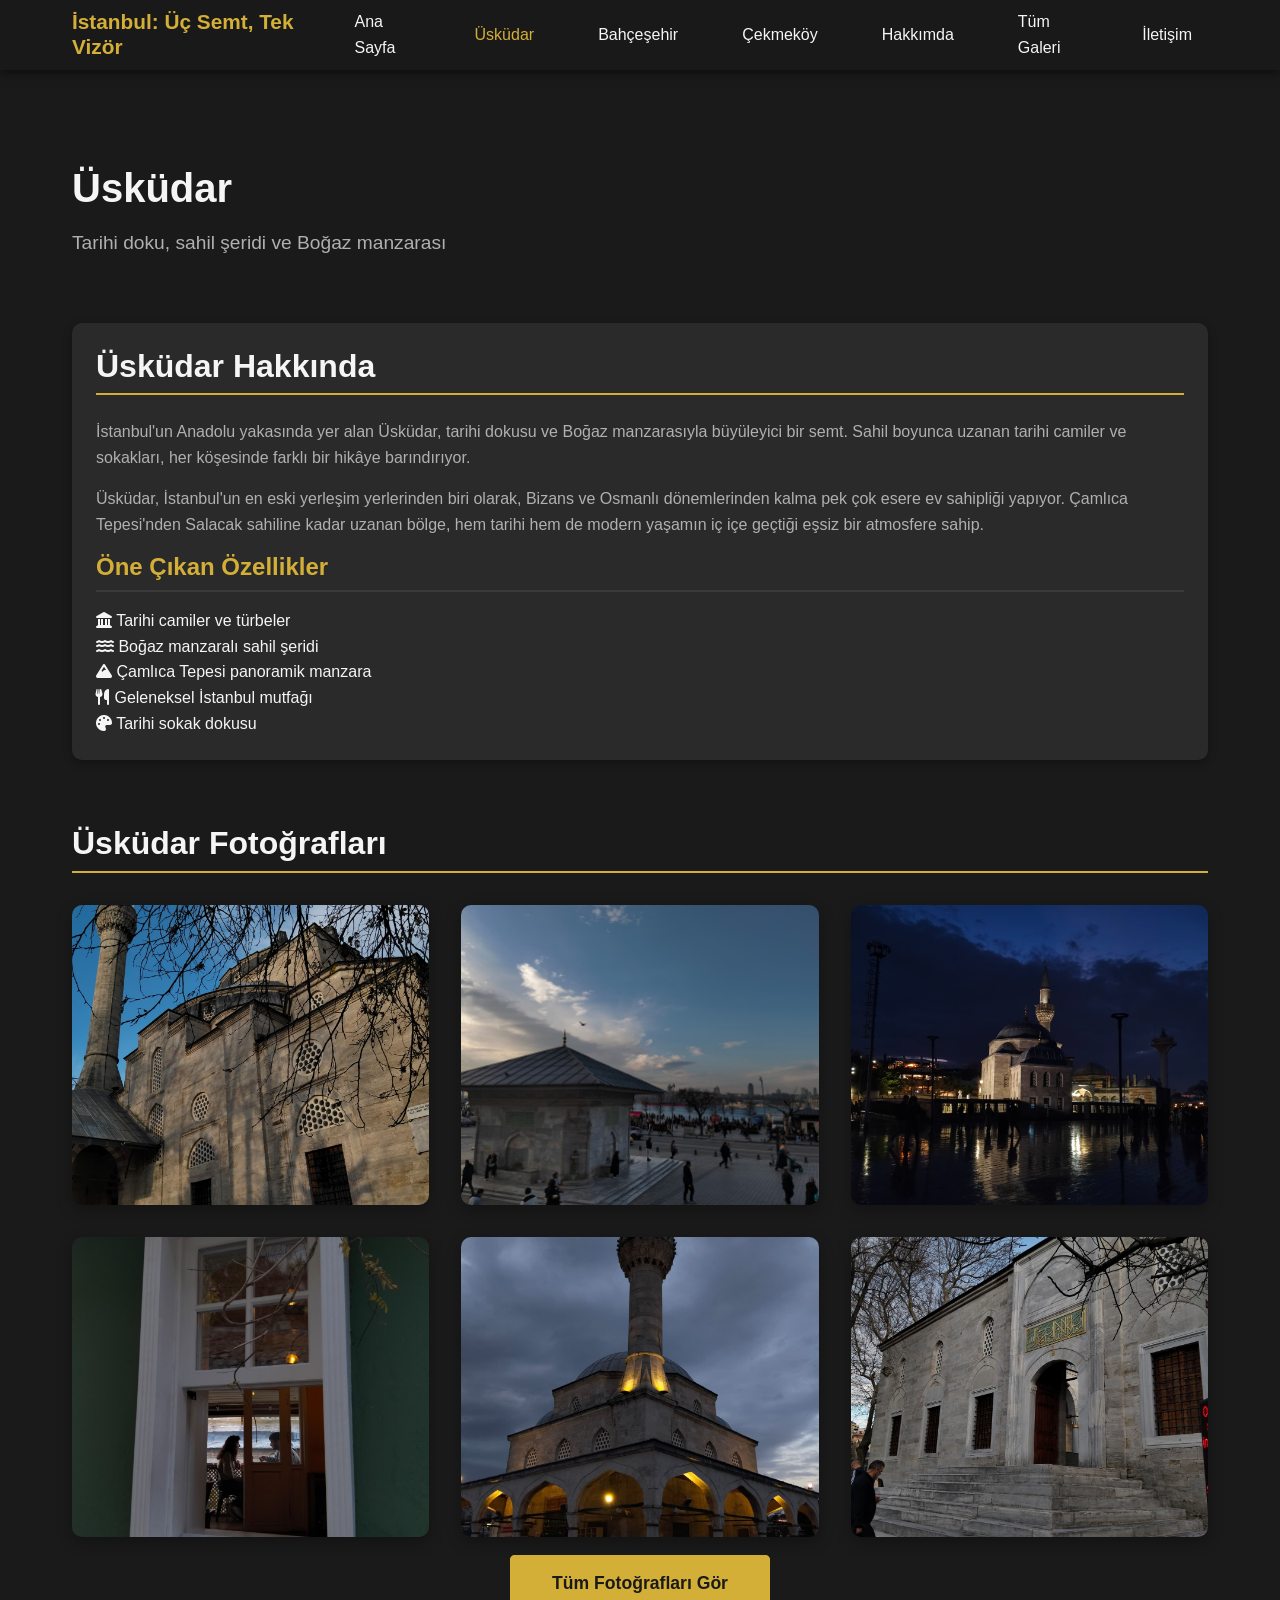
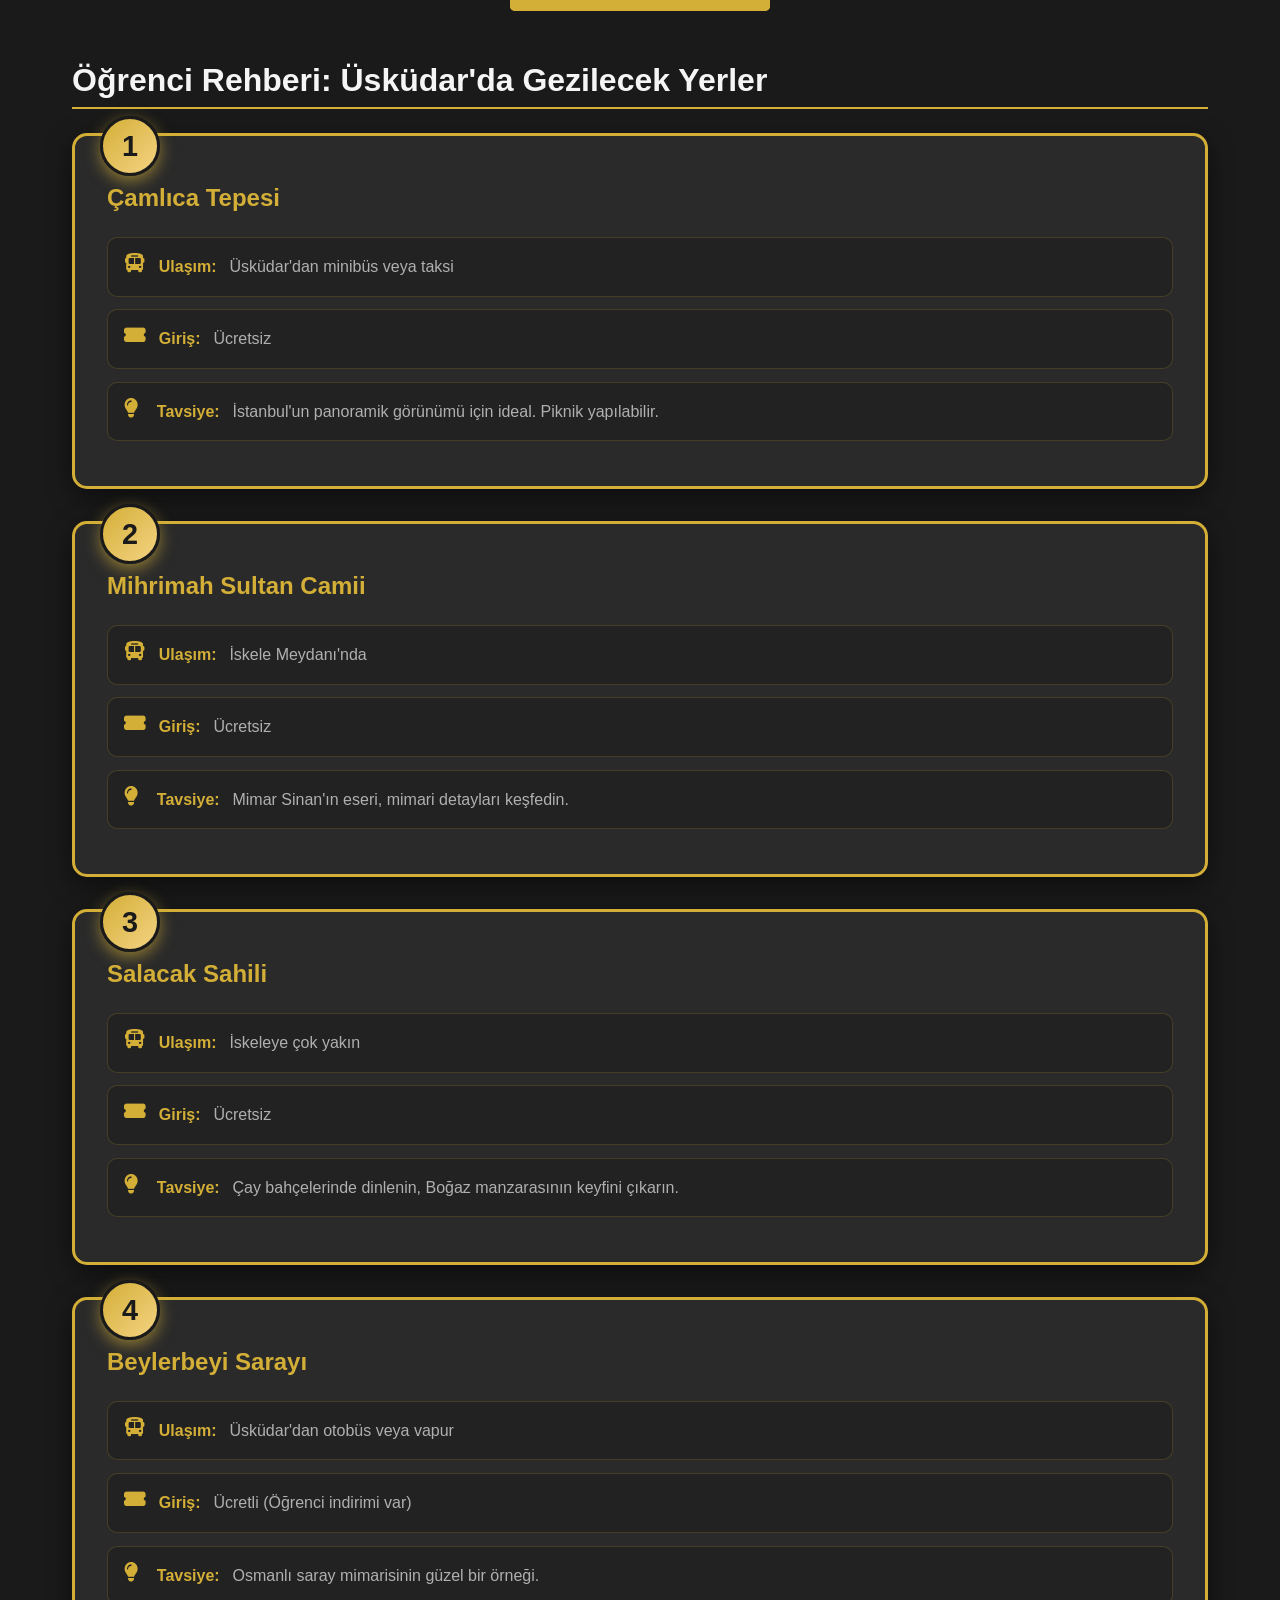
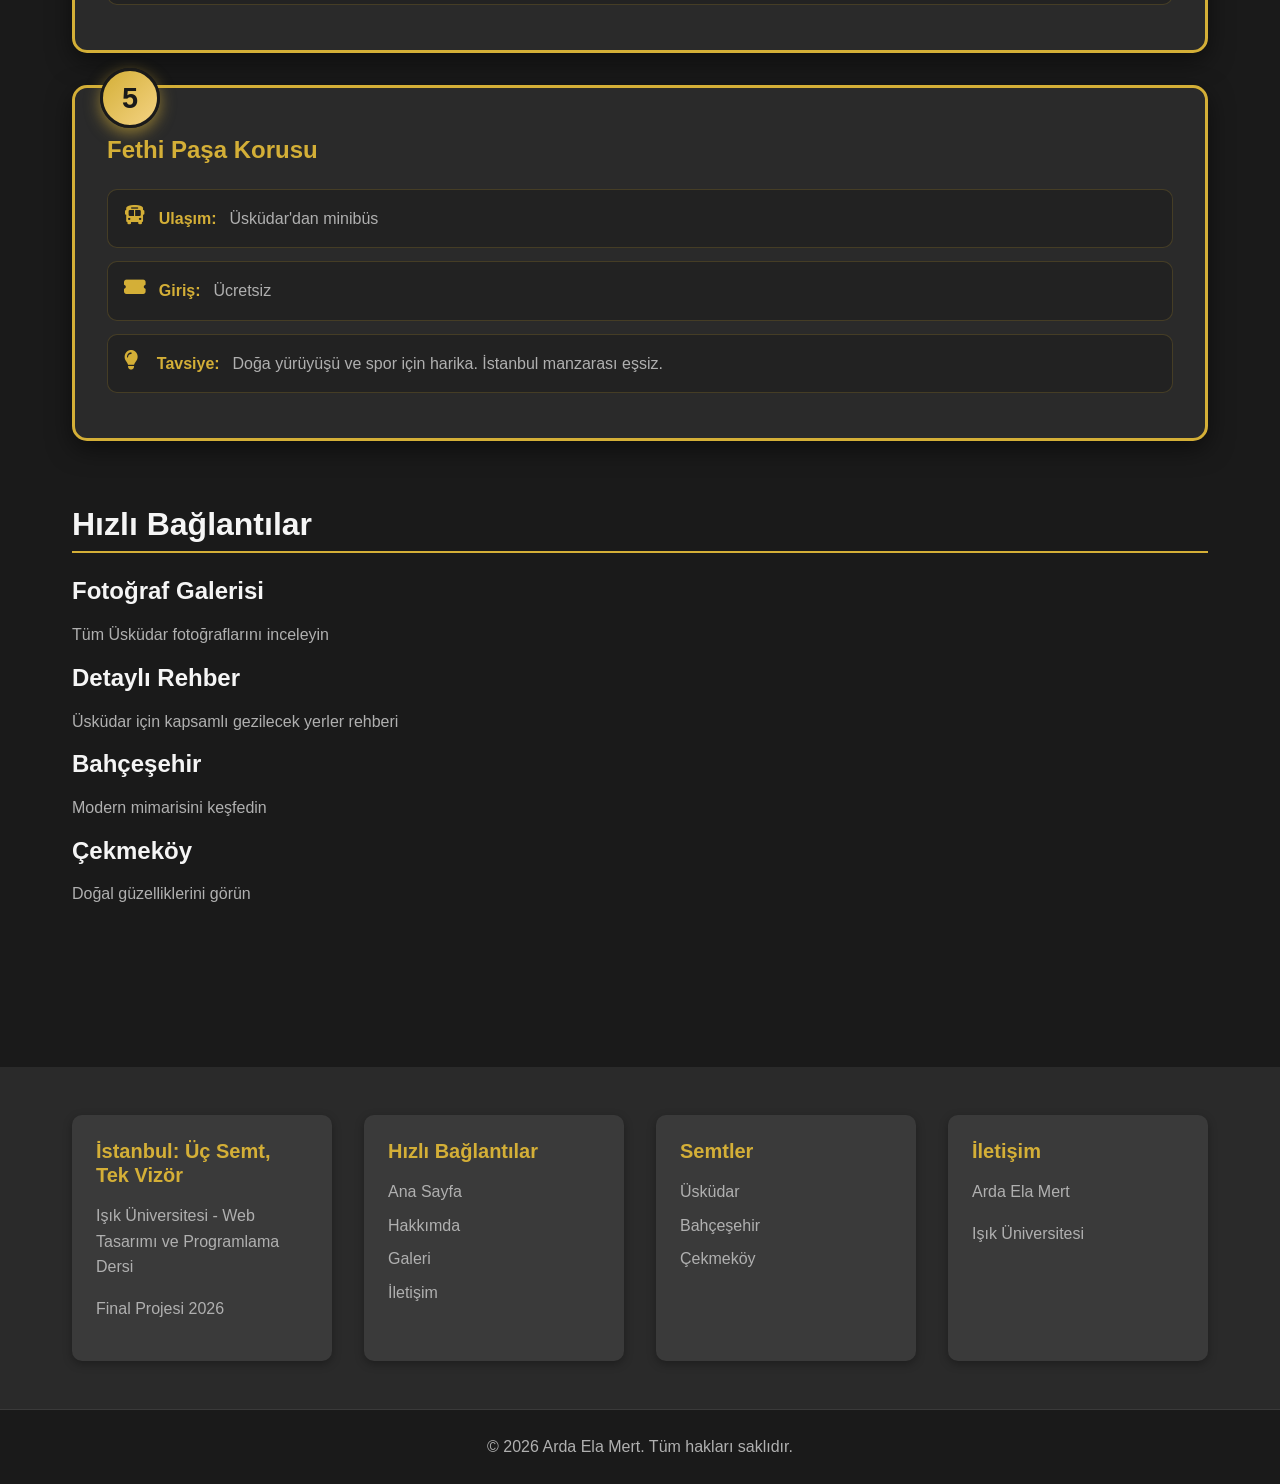
<file: ELANURUSLU/uskudar.html>
<!DOCTYPE html>
<html lang="tr">
<head>
    <meta charset="UTF-8">
    <meta name="viewport" content="width=device-width, initial-scale=1.0">
    <title>Üsküdar | İstanbul: Üç Semt, Tek Vizör</title>
    <link rel="stylesheet" href="https://cdnjs.cloudflare.com/ajax/libs/font-awesome/6.5.1/css/all.min.css">
    <link rel="stylesheet" href="css/base.css">
    <link rel="stylesheet" href="css/components.css">
    <link rel="stylesheet" href="css/responsive.css">
</head>
<body>
    <nav class="main-nav">
        <div class="nav-container">
            <div class="logo">
                <h1>İstanbul: Üç Semt, Tek Vizör</h1>
            </div>
            <input type="checkbox" id="menu-toggle" class="menu-toggle">
            <label for="menu-toggle" class="menu-icon">
                <span></span>
                <span></span>
                <span></span>
            </label>
            <ul class="nav-menu">
                <li><a href="index.html">Ana Sayfa</a></li>
                <li><a href="uskudar.html" class="active">Üsküdar</a></li>
                <li><a href="bahcesehir.html">Bahçeşehir</a></li>
                <li><a href="cekmekoy.html">Çekmeköy</a></li>
                <li><a href="hakkimda.html">Hakkımda</a></li>
                <li><a href="galeri.html">Tüm Galeri</a></li>
                <li><a href="iletisim.html">İletişim</a></li>
            </ul>
        </div>
    </nav>

    <main class="container page-content">
        <section class="district-hero">
            <h1>Üsküdar</h1>
            <p class="subtitle">Tarihi doku, sahil şeridi ve Boğaz manzarası</p>
        </section>

        <section class="district-info">
            <div class="info-card">
                <h2>Üsküdar Hakkında</h2>
                <p>İstanbul'un Anadolu yakasında yer alan Üsküdar, tarihi dokusu ve Boğaz manzarasıyla büyüleyici bir semt. Sahil boyunca uzanan tarihi camiler ve sokakları, her köşesinde farklı bir hikâye barındırıyor.</p>
                
                <p>Üsküdar, İstanbul'un en eski yerleşim yerlerinden biri olarak, Bizans ve Osmanlı dönemlerinden kalma pek çok esere ev sahipliği yapıyor. Çamlıca Tepesi'nden Salacak sahiline kadar uzanan bölge, hem tarihi hem de modern yaşamın iç içe geçtiği eşsiz bir atmosfere sahip.</p>

                <div class="district-highlights">
                    <h3>Öne Çıkan Özellikler</h3>
                    <ul class="feature-list">
                        <li><i class="fas fa-landmark"></i> Tarihi camiler ve türbeler</li>
                        <li><i class="fas fa-water"></i> Boğaz manzaralı sahil şeridi</li>
                        <li><i class="fas fa-mountain"></i> Çamlıca Tepesi panoramik manzara</li>
                        <li><i class="fas fa-utensils"></i> Geleneksel İstanbul mutfağı</li>
                        <li><i class="fas fa-palette"></i> Tarihi sokak dokusu</li>
                    </ul>
                </div>
            </div>
        </section>

        <section class="district-gallery-preview">
            <h2>Üsküdar Fotoğrafları</h2>
            <div class="gallery-grid">
                <div class="gallery-item">
                    <img src="img/uskudar/u1.jpeg" alt="Üsküdar - Kare 1">
                </div>
                <div class="gallery-item">
                    <img src="img/uskudar/u2.jpeg" alt="Üsküdar - Kare 2">
                </div>
                <div class="gallery-item">
                    <img src="img/uskudar/u3.jpeg" alt="Üsküdar - Kare 3">
                </div>
                <div class="gallery-item">
                    <img src="img/uskudar/u4.jpeg" alt="Üsküdar - Kare 4">
                </div>
                <div class="gallery-item">
                    <img src="img/uskudar/u5.jpeg" alt="Üsküdar - Kare 5">
                </div>
                <div class="gallery-item">
                    <img src="img/uskudar/u6.jpeg" alt="Üsküdar - Kare 6">
                </div>
            </div>
            <div style="text-align: center; margin-top: 2rem;">
                <a href="galeri-uskudar.html" class="cta-button">Tüm Fotoğrafları Gör</a>
            </div>
        </section>

        <section class="student-guide">
            <h2>Öğrenci Rehberi: Üsküdar'da Gezilecek Yerler</h2>
            <div class="guide-content">
                <div class="guide-item" style="background: #2a2a2a; padding: 3rem 2rem 2rem 2rem; border-radius: 15px; box-shadow: 0 8px 25px rgba(0, 0, 0, 0.5); border: 3px solid #d4af37; position: relative; margin-bottom: 2rem;">
                    <div class="guide-number" style="position: absolute; top: -20px; left: 25px; width: 60px; height: 60px; background: linear-gradient(135deg, #d4af37, #f4d383); color: #1a1a1a; border-radius: 50%; display: flex; align-items: center; justify-content: center; font-size: 1.8rem; font-weight: bold; box-shadow: 0 5px 15px rgba(212, 175, 55, 0.6); z-index: 10; border: 3px solid #1a1a1a;">1</div>
                    <h3 style="color: #d4af37; margin-bottom: 1.5rem; font-size: 1.5rem;">Çamlıca Tepesi</h3>
                    <div class="guide-detail">
                        <p style="display: flex; align-items: flex-start; gap: 0.8rem; margin-bottom: 0.8rem; padding: 1rem; background: rgba(26, 26, 26, 0.5); border-radius: 10px; border: 1px solid rgba(212, 175, 55, 0.2);"><i class="fas fa-bus" style="color: #d4af37; font-size: 1.2rem; min-width: 20px;"></i> <strong style="color: #d4af37;">Ulaşım:</strong> Üsküdar'dan minibüs veya taksi</p>
                        <p style="display: flex; align-items: flex-start; gap: 0.8rem; margin-bottom: 0.8rem; padding: 1rem; background: rgba(26, 26, 26, 0.5); border-radius: 10px; border: 1px solid rgba(212, 175, 55, 0.2);"><i class="fas fa-ticket-alt" style="color: #d4af37; font-size: 1.2rem; min-width: 20px;"></i> <strong style="color: #d4af37;">Giriş:</strong> Ücretsiz</p>
                        <p style="display: flex; align-items: flex-start; gap: 0.8rem; margin-bottom: 0.8rem; padding: 1rem; background: rgba(26, 26, 26, 0.5); border-radius: 10px; border: 1px solid rgba(212, 175, 55, 0.2);"><i class="fas fa-lightbulb" style="color: #d4af37; font-size: 1.2rem; min-width: 20px;"></i> <strong style="color: #d4af37;">Tavsiye:</strong> İstanbul'un panoramik görünümü için ideal. Piknik yapılabilir.</p>
                    </div>
                </div>

                <div class="guide-item" style="background: #2a2a2a; padding: 3rem 2rem 2rem 2rem; border-radius: 15px; box-shadow: 0 8px 25px rgba(0, 0, 0, 0.5); border: 3px solid #d4af37; position: relative; margin-bottom: 2rem;">
                    <div class="guide-number" style="position: absolute; top: -20px; left: 25px; width: 60px; height: 60px; background: linear-gradient(135deg, #d4af37, #f4d383); color: #1a1a1a; border-radius: 50%; display: flex; align-items: center; justify-content: center; font-size: 1.8rem; font-weight: bold; box-shadow: 0 5px 15px rgba(212, 175, 55, 0.6); z-index: 10; border: 3px solid #1a1a1a;">2</div>
                    <h3 style="color: #d4af37; margin-bottom: 1.5rem; font-size: 1.5rem;">Mihrimah Sultan Camii</h3>
                    <div class="guide-detail">
                        <p style="display: flex; align-items: flex-start; gap: 0.8rem; margin-bottom: 0.8rem; padding: 1rem; background: rgba(26, 26, 26, 0.5); border-radius: 10px; border: 1px solid rgba(212, 175, 55, 0.2);"><i class="fas fa-bus" style="color: #d4af37; font-size: 1.2rem; min-width: 20px;"></i> <strong style="color: #d4af37;">Ulaşım:</strong> İskele Meydanı'nda</p>
                        <p style="display: flex; align-items: flex-start; gap: 0.8rem; margin-bottom: 0.8rem; padding: 1rem; background: rgba(26, 26, 26, 0.5); border-radius: 10px; border: 1px solid rgba(212, 175, 55, 0.2);"><i class="fas fa-ticket-alt" style="color: #d4af37; font-size: 1.2rem; min-width: 20px;"></i> <strong style="color: #d4af37;">Giriş:</strong> Ücretsiz</p>
                        <p style="display: flex; align-items: flex-start; gap: 0.8rem; margin-bottom: 0.8rem; padding: 1rem; background: rgba(26, 26, 26, 0.5); border-radius: 10px; border: 1px solid rgba(212, 175, 55, 0.2);"><i class="fas fa-lightbulb" style="color: #d4af37; font-size: 1.2rem; min-width: 20px;"></i> <strong style="color: #d4af37;">Tavsiye:</strong> Mimar Sinan'ın eseri, mimari detayları keşfedin.</p>
                    </div>
                </div>

                <div class="guide-item" style="background: #2a2a2a; padding: 3rem 2rem 2rem 2rem; border-radius: 15px; box-shadow: 0 8px 25px rgba(0, 0, 0, 0.5); border: 3px solid #d4af37; position: relative; margin-bottom: 2rem;">
                    <div class="guide-number" style="position: absolute; top: -20px; left: 25px; width: 60px; height: 60px; background: linear-gradient(135deg, #d4af37, #f4d383); color: #1a1a1a; border-radius: 50%; display: flex; align-items: center; justify-content: center; font-size: 1.8rem; font-weight: bold; box-shadow: 0 5px 15px rgba(212, 175, 55, 0.6); z-index: 10; border: 3px solid #1a1a1a;">3</div>
                    <h3 style="color: #d4af37; margin-bottom: 1.5rem; font-size: 1.5rem;">Salacak Sahili</h3>
                    <div class="guide-detail">
                        <p style="display: flex; align-items: flex-start; gap: 0.8rem; margin-bottom: 0.8rem; padding: 1rem; background: rgba(26, 26, 26, 0.5); border-radius: 10px; border: 1px solid rgba(212, 175, 55, 0.2);"><i class="fas fa-bus" style="color: #d4af37; font-size: 1.2rem; min-width: 20px;"></i> <strong style="color: #d4af37;">Ulaşım:</strong> İskeleye çok yakın</p>
                        <p style="display: flex; align-items: flex-start; gap: 0.8rem; margin-bottom: 0.8rem; padding: 1rem; background: rgba(26, 26, 26, 0.5); border-radius: 10px; border: 1px solid rgba(212, 175, 55, 0.2);"><i class="fas fa-ticket-alt" style="color: #d4af37; font-size: 1.2rem; min-width: 20px;"></i> <strong style="color: #d4af37;">Giriş:</strong> Ücretsiz</p>
                        <p style="display: flex; align-items: flex-start; gap: 0.8rem; margin-bottom: 0.8rem; padding: 1rem; background: rgba(26, 26, 26, 0.5); border-radius: 10px; border: 1px solid rgba(212, 175, 55, 0.2);"><i class="fas fa-lightbulb" style="color: #d4af37; font-size: 1.2rem; min-width: 20px;"></i> <strong style="color: #d4af37;">Tavsiye:</strong> Çay bahçelerinde dinlenin, Boğaz manzarasının keyfini çıkarın.</p>
                    </div>
                </div>

                <div class="guide-item" style="background: #2a2a2a; padding: 3rem 2rem 2rem 2rem; border-radius: 15px; box-shadow: 0 8px 25px rgba(0, 0, 0, 0.5); border: 3px solid #d4af37; position: relative; margin-bottom: 2rem;">
                    <div class="guide-number" style="position: absolute; top: -20px; left: 25px; width: 60px; height: 60px; background: linear-gradient(135deg, #d4af37, #f4d383); color: #1a1a1a; border-radius: 50%; display: flex; align-items: center; justify-content: center; font-size: 1.8rem; font-weight: bold; box-shadow: 0 5px 15px rgba(212, 175, 55, 0.6); z-index: 10; border: 3px solid #1a1a1a;">4</div>
                    <h3 style="color: #d4af37; margin-bottom: 1.5rem; font-size: 1.5rem;">Beylerbeyi Sarayı</h3>
                    <div class="guide-detail">
                        <p style="display: flex; align-items: flex-start; gap: 0.8rem; margin-bottom: 0.8rem; padding: 1rem; background: rgba(26, 26, 26, 0.5); border-radius: 10px; border: 1px solid rgba(212, 175, 55, 0.2);"><i class="fas fa-bus" style="color: #d4af37; font-size: 1.2rem; min-width: 20px;"></i> <strong style="color: #d4af37;">Ulaşım:</strong> Üsküdar'dan otobüs veya vapur</p>
                        <p style="display: flex; align-items: flex-start; gap: 0.8rem; margin-bottom: 0.8rem; padding: 1rem; background: rgba(26, 26, 26, 0.5); border-radius: 10px; border: 1px solid rgba(212, 175, 55, 0.2);"><i class="fas fa-ticket-alt" style="color: #d4af37; font-size: 1.2rem; min-width: 20px;"></i> <strong style="color: #d4af37;">Giriş:</strong> Ücretli (Öğrenci indirimi var)</p>
                        <p style="display: flex; align-items: flex-start; gap: 0.8rem; margin-bottom: 0.8rem; padding: 1rem; background: rgba(26, 26, 26, 0.5); border-radius: 10px; border: 1px solid rgba(212, 175, 55, 0.2);"><i class="fas fa-lightbulb" style="color: #d4af37; font-size: 1.2rem; min-width: 20px;"></i> <strong style="color: #d4af37;">Tavsiye:</strong> Osmanlı saray mimarisinin güzel bir örneği.</p>
                    </div>
                </div>

                <div class="guide-item" style="background: #2a2a2a; padding: 3rem 2rem 2rem 2rem; border-radius: 15px; box-shadow: 0 8px 25px rgba(0, 0, 0, 0.5); border: 3px solid #d4af37; position: relative; margin-bottom: 2rem;">
                    <div class="guide-number" style="position: absolute; top: -20px; left: 25px; width: 60px; height: 60px; background: linear-gradient(135deg, #d4af37, #f4d383); color: #1a1a1a; border-radius: 50%; display: flex; align-items: center; justify-content: center; font-size: 1.8rem; font-weight: bold; box-shadow: 0 5px 15px rgba(212, 175, 55, 0.6); z-index: 10; border: 3px solid #1a1a1a;">5</div>
                    <h3 style="color: #d4af37; margin-bottom: 1.5rem; font-size: 1.5rem;">Fethi Paşa Korusu</h3>
                    <div class="guide-detail">
                        <p style="display: flex; align-items: flex-start; gap: 0.8rem; margin-bottom: 0.8rem; padding: 1rem; background: rgba(26, 26, 26, 0.5); border-radius: 10px; border: 1px solid rgba(212, 175, 55, 0.2);"><i class="fas fa-bus" style="color: #d4af37; font-size: 1.2rem; min-width: 20px;"></i> <strong style="color: #d4af37;">Ulaşım:</strong> Üsküdar'dan minibüs</p>
                        <p style="display: flex; align-items: flex-start; gap: 0.8rem; margin-bottom: 0.8rem; padding: 1rem; background: rgba(26, 26, 26, 0.5); border-radius: 10px; border: 1px solid rgba(212, 175, 55, 0.2);"><i class="fas fa-ticket-alt" style="color: #d4af37; font-size: 1.2rem; min-width: 20px;"></i> <strong style="color: #d4af37;">Giriş:</strong> Ücretsiz</p>
                        <p style="display: flex; align-items: flex-start; gap: 0.8rem; margin-bottom: 0.8rem; padding: 1rem; background: rgba(26, 26, 26, 0.5); border-radius: 10px; border: 1px solid rgba(212, 175, 55, 0.2);"><i class="fas fa-lightbulb" style="color: #d4af37; font-size: 1.2rem; min-width: 20px;"></i> <strong style="color: #d4af37;">Tavsiye:</strong> Doğa yürüyüşü ve spor için harika. İstanbul manzarası eşsiz.</p>
                    </div>
                </div>
            </div>
        </section>

        <section class="quick-links">
            <h2>Hızlı Bağlantılar</h2>
            <div class="link-grid">
                <a href="galeri-uskudar.html" class="link-card">
                    <h3>Fotoğraf Galerisi</h3>
                    <p>Tüm Üsküdar fotoğraflarını inceleyin</p>
                </a>
                <a href="uskudar-rehber.html" class="link-card">
                    <h3>Detaylı Rehber</h3>
                    <p>Üsküdar için kapsamlı gezilecek yerler rehberi</p>
                </a>
                <a href="bahcesehir.html" class="link-card">
                    <h3>Bahçeşehir</h3>
                    <p>Modern mimarisini keşfedin</p>
                </a>
                <a href="cekmekoy.html" class="link-card">
                    <h3>Çekmeköy</h3>
                    <p>Doğal güzelliklerini görün</p>
                </a>
            </div>
        </section>
    </main>

    <footer class="main-footer">
        <div class="footer-content">
            <div class="footer-section">
                <h4>İstanbul: Üç Semt, Tek Vizör</h4>
                <p>Işık Üniversitesi - Web Tasarımı ve Programlama Dersi</p>
                <p>Final Projesi 2026</p>
            </div>
            <div class="footer-section">
                <h4>Hızlı Bağlantılar</h4>
                <ul class="footer-links">
                    <li><a href="index.html">Ana Sayfa</a></li>
                    <li><a href="hakkimda.html">Hakkımda</a></li>
                    <li><a href="galeri.html">Galeri</a></li>
                    <li><a href="iletisim.html">İletişim</a></li>
                </ul>
            </div>
            <div class="footer-section">
                <h4>Semtler</h4>
                <ul class="footer-links">
                    <li><a href="uskudar.html">Üsküdar</a></li>
                    <li><a href="bahcesehir.html">Bahçeşehir</a></li>
                    <li><a href="cekmekoy.html">Çekmeköy</a></li>
                </ul>
            </div>
            <div class="footer-section">
                <h4>İletişim</h4>
                <p>Arda Ela Mert</p>
                <p>Işık Üniversitesi</p>
            </div>
        </div>
        <div class="footer-bottom">
            <p>&copy; 2026 Arda Ela Mert. Tüm hakları saklıdır.</p>
        </div>
    </footer>
</body>
</html>
</file>
<file: ELANURUSLU/css/base.css>
:root {
    --primary-color: #1a1a1a;
    --secondary-color: #2a2a2a;
    --accent-color: #d4af37;
    --text-color: #f5f5f5;
    --text-muted: #b0b0b0;
    --border-color: #3a3a3a;
    --shadow-light: rgba(0, 0, 0, 0.3);
    --shadow-heavy: rgba(0, 0, 0, 0.6);
    --transition-speed: 0.3s;
}

* {
    margin: 0;
    padding: 0;
    box-sizing: border-box;
}

html {
    font-size: 16px;
    scroll-behavior: smooth;
}

body {
    font-family: 'Segoe UI', Tahoma, Geneva, Verdana, sans-serif;
    line-height: 1.6;
    color: var(--text-color);
    background-color: var(--primary-color);
    min-height: 100vh;
}

h1, h2, h3, h4, h5, h6 {
    font-weight: 600;
    line-height: 1.2;
    margin-bottom: 1rem;
    color: var(--text-color);
}

h1 {
    font-size: 2.5rem;
}

h2 {
    font-size: 2rem;
    border-bottom: 2px solid var(--accent-color);
    padding-bottom: 0.5rem;
    margin-bottom: 1.5rem;
}

h3 {
    font-size: 1.5rem;
}

h4 {
    font-size: 1.25rem;
}

p {
    margin-bottom: 1rem;
    color: var(--text-muted);
}

a {
    color: var(--accent-color);
    text-decoration: none;
    transition: all var(--transition-speed);
}

a:hover {
    color: #f0d068;
}

img {
    max-width: 100%;
    height: auto;
    display: block;
}

ul {
    list-style: none;
}

.container {
    max-width: 1200px;
    margin: 0 auto;
    padding: 2rem;
}

.page-content {
    min-height: calc(100vh - 400px);
    padding-top: 100px;
}

.cta-button {
    padding: 1rem 2.5rem;
    background-color: var(--accent-color);
    color: var(--primary-color);
    font-weight: 600;
    font-size: 1.1rem;
    border-radius: 5px;
    transition: all var(--transition-speed);
    border: 2px solid var(--accent-color);
}

.cta-button:hover {
    background-color: transparent;
    color: var(--accent-color);
    transform: translateY(-2px);
    box-shadow: 0 5px 15px var(--shadow-light);
}

.card-link {
    display: inline-block;
    padding: 0.75rem 1.5rem;
    background-color: transparent;
    color: var(--accent-color);
    border: 2px solid var(--accent-color);
    border-radius: 5px;
    transition: all var(--transition-speed);
    font-weight: 500;
}

.card-link:hover {
    background-color: var(--accent-color);
    color: var(--primary-color);
}

input[type="text"],
input[type="email"],
textarea,
select {
    width: 100%;
    padding: 0.75rem;
    background-color: var(--secondary-color);
    color: var(--text-color);
    border: 1px solid var(--border-color);
    border-radius: 5px;
    font-family: inherit;
    font-size: 1rem;
    transition: all var(--transition-speed);
}

input[type="text"]:focus,
input[type="email"]:focus,
input[type="tel"]:focus,
textarea:focus,
select:focus {
    outline: none;
    border-color: var(--accent-color);
    box-shadow: 0 0 0 2px rgba(212, 175, 55, 0.2);
}

textarea {
    resize: vertical;
    min-height: 120px;
}

.menu-toggle {
    display: none;
}

.subtitle {
    font-size: 1.2rem;
    margin-bottom: 2rem;
}

.placeholder {
    background: linear-gradient(135deg, var(--secondary-color) 0%, var(--border-color) 100%);
    display: flex;
    align-items: center;
    justify-content: center;
    color: var(--text-muted);
    font-size: 1.2rem;
    min-height: 250px;
}

.placeholder::before {
    content: "Yakında";
}
</file>
<file: ELANURUSLU/css/components.css>
.main-nav {
    background-color: rgba(26, 26, 26, 0.95);
    backdrop-filter: blur(10px);
    position: fixed;
    top: 0;
    left: 0;
    right: 0;
    z-index: 1000;
    box-shadow: 0 2px 10px var(--shadow-heavy);
}

.nav-container {
    max-width: 1200px;
    margin: 0 auto;
    padding: 0 2rem;
    display: flex;
    align-items: center;
    justify-content: space-between;
    min-height: 70px;
}

.logo h1 {
    font-size: 1.3rem;
    margin: 0;
    color: var(--accent-color);
}

.nav-menu {
    display: flex;
    gap: 2rem;
    align-items: center;
}

.nav-menu li {
    position: relative;
}

.nav-menu a {
    color: var(--text-color);
    font-weight: 500;
    padding: 0.5rem 1rem;
    display: block;
    transition: all var(--transition-speed);
}

.nav-menu a:hover,
.nav-menu a.active {
    color: var(--accent-color);
}

.menu-icon {
    display: none;
    flex-direction: column;
    cursor: pointer;
    gap: 5px;
}

.menu-icon span {
    width: 25px;
    height: 3px;
    background-color: var(--text-color);
    transition: all var(--transition-speed);
}

.hero {
    position: relative;
    height: 100vh;
    display: flex;
    align-items: center;
    justify-content: center;
    background-image: url('../img/uskudar/u18.jpeg');
    background-size: cover;
    background-position: center;
    background-repeat: no-repeat;
    overflow: hidden;
}

.hero-overlay {
    position: absolute;
    top: 0;
    left: 0;
    right: 0;
    bottom: 0;
    background: radial-gradient(circle at center, rgba(26, 26, 26, 0.6) 0%, rgba(26, 26, 26, 0.85) 100%);
}

.hero-content {
    position: relative;
    z-index: 2;
    text-align: center;
    max-width: 800px;
    padding: 2rem;
}

.hero-title {
    font-size: 3.5rem;
    margin-bottom: 1rem;
    color: var(--text-color);
    text-shadow: 2px 2px 10px var(--shadow-heavy);
}

.hero-subtitle {
    font-size: 1.5rem;
    color: var(--text-muted);
    margin-bottom: 2rem;
}

.intro {
    text-align: center;
    max-width: 800px;
    margin: 3rem auto;
}

.intro h2 {
    border: none;
}

.district-grid {
    display: grid;
    grid-template-columns: repeat(auto-fit, minmax(300px, 1fr));
    gap: 2rem;
    margin: 3rem 0;
}

.district-card {
    background-color: var(--secondary-color);
    border-radius: 10px;
    overflow: hidden;
    transition: all var(--transition-speed);
    box-shadow: 0 5px 15px var(--shadow-light);
    margin-bottom: 1rem;
}

.district-card:hover {
    transform: translateY(-10px);
    box-shadow: 0 10px 30px var(--shadow-heavy);
}

.card-image {
    height: 250px;
    background-size: cover;
    background-position: center;
    background-repeat: no-repeat;
    transition: all var(--transition-speed);
}

.district-card:hover .card-image {
    transform: scale(1.05);
}

.card-content {
    padding: 1.5rem;
}

.card-content h3 {
    color: var(--accent-color);
    margin-bottom: 0.5rem;
}

.featured-grid {
    display: grid;
    grid-template-columns: repeat(auto-fit, minmax(250px, 1fr));
    gap: 1.5rem;
}

.featured-item {
    position: relative;
    height: 300px;
    overflow: hidden;
    border-radius: 10px;
    cursor: pointer;
}

.featured-item img {
    width: 100%;
    height: 100%;
    object-fit: cover;
    transition: all 0.5s;
}

.featured-item:hover img {
    transform: scale(1.1);
}

.featured-overlay {
    position: absolute;
    bottom: 0;
    left: 0;
    right: 0;
    background: linear-gradient(to top, rgba(0, 0, 0, 0.9), transparent);
    padding: 1.5rem;
    transform: translateY(100%);
    transition: all var(--transition-speed);
}

.featured-item:hover .featured-overlay {
    transform: translateY(0);
}

.featured-overlay h4 {
    color: var(--text-color);
    margin: 0;
}

.stats {
    display: grid;
    grid-template-columns: repeat(4, 1fr);
    gap: 1.5rem;
    margin: 4rem 0;
}

.stat-item {
    position: relative;
    height: 300px;
    background-size: cover;
    background-position: center;
    background-repeat: no-repeat;
    border-radius: 10px;
    overflow: hidden;
    transition: all var(--transition-speed);
}

.stat-item:hover {
    transform: translateY(-10px);
    box-shadow: 0 10px 30px var(--shadow-heavy);
}

.stat-overlay {
    position: absolute;
    top: 0;
    left: 0;
    right: 0;
    bottom: 0;
    background: linear-gradient(135deg, rgba(26, 26, 26, 0.85), rgba(42, 42, 42, 0.75));
    display: flex;
    flex-direction: column;
    align-items: center;
    justify-content: center;
    transition: all var(--transition-speed);
}

.stat-item:hover .stat-overlay {
    background: linear-gradient(135deg, rgba(26, 26, 26, 0.75), rgba(42, 42, 42, 0.65));
}

.stat-overlay h3 {
    font-size: 4rem;
    color: var(--accent-color);
    margin-bottom: 0.5rem;
    text-shadow: 2px 2px 10px var(--shadow-heavy);
}

.stat-overlay p {
    font-size: 1.5rem;
    color: var(--text-color);
    margin: 0;
    text-transform: uppercase;
    letter-spacing: 2px;
    text-shadow: 1px 1px 5px var(--shadow-heavy);
}

.main-footer {
    background-color: var(--secondary-color);
    margin-top: 4rem;
}

.footer-content {
    max-width: 1200px;
    margin: 0 auto;
    padding: 3rem 2rem;
    display: grid;
    grid-template-columns: repeat(auto-fit, minmax(250px, 1fr));
    gap: 2rem;
}

.footer-section {
    background-color: var(--border-color);
    padding: 1.5rem;
    border-radius: 10px;
    box-shadow: 0 3px 10px var(--shadow-light);
}

.footer-section h4 {
    color: var(--accent-color);
    margin-bottom: 1rem;
}

.footer-links {
    display: flex;
    flex-direction: column;
    gap: 0.5rem;
}

.footer-links a {
    color: var(--text-muted);
    transition: all var(--transition-speed);
}

.footer-links a:hover {
    color: var(--accent-color);
    padding-left: 5px;
}

.footer-bottom {
    text-align: center;
    padding: 1.5rem 2rem;
    background-color: var(--primary-color);
    border-top: 1px solid var(--border-color);
}

.footer-bottom p {
    margin: 0;
    color: var(--text-muted);
}

.contact-form {
    background: linear-gradient(135deg, rgba(42, 42, 42, 0.8), rgba(26, 26, 26, 0.9));
    padding: 2.5rem;
    border-radius: 15px;
    border: 2px solid var(--accent-color);
    box-shadow: 0 8px 25px rgba(0, 0, 0, 0.5);
    margin-bottom: 2rem;
}

.form-group {
    margin-bottom: 1.8rem;
}

.form-group label {
    display: block;
    margin-bottom: 0.8rem;
    color: var(--accent-color);
    font-weight: 600;
    font-size: 1.05rem;
}

.form-group input[type="text"],
.form-group input[type="email"],
.form-group input[type="tel"],
.form-group textarea,
.form-group select {
    width: 100%;
    padding: 1rem 1.2rem;
    background: rgba(42, 42, 42, 0.6);
    border: 2px solid rgba(212, 175, 55, 0.3);
    border-radius: 10px;
    color: var(--text-color);
    font-size: 1rem;
    transition: all var(--transition-speed);
}

.form-group input[type="text"]:focus,
.form-group input[type="email"]:focus,
.form-group input[type="tel"]:focus,
.form-group textarea:focus,
.form-group select:focus {
    outline: none;
    border-color: var(--accent-color);
    background: rgba(42, 42, 42, 0.8);
    box-shadow: 0 0 15px rgba(212, 175, 55, 0.3);
}

.form-group textarea {
    min-height: 150px;
    resize: vertical;
    font-family: inherit;
}

.radio-group,
.checkbox-group {
    display: flex;
    flex-direction: column;
    gap: 0.9rem;
    margin-top: 0.8rem;
}

.radio-label,
.checkbox-label {
    display: flex;
    align-items: center;
    gap: 0.7rem;
    cursor: pointer;
    color: var(--text-muted);
    transition: all var(--transition-speed);
    padding: 0.8rem 1rem;
    background: rgba(26, 26, 26, 0.4);
    border-radius: 8px;
    border: 1px solid rgba(212, 175, 55, 0.2);
}

.radio-label:hover,
.checkbox-label:hover {
    color: var(--accent-color);
    background: rgba(42, 42, 42, 0.6);
    border-color: rgba(212, 175, 55, 0.4);
    transform: translateX(5px);
}

.radio-label input,
.checkbox-label input {
    width: auto;
    cursor: pointer;
    accent-color: var(--accent-color);
}

.form-actions {
    display: flex;
    gap: 1.2rem;
    margin-top: 2.5rem;
}

.btn-primary,
.btn-secondary {
    padding: 1rem 2.5rem;
    border: none;
    border-radius: 10px;
    font-size: 1.05rem;
    font-weight: 600;
    cursor: pointer;
    transition: all var(--transition-speed);
    text-transform: uppercase;
    letter-spacing: 0.5px;
}

.btn-primary {
    background: linear-gradient(135deg, var(--accent-color), #f4d383);
    color: var(--primary-color);
    border: 2px solid var(--accent-color);
    box-shadow: 0 5px 15px rgba(212, 175, 55, 0.4);
}

.btn-primary:hover {
    background: linear-gradient(135deg, #f4d383, var(--accent-color));
    transform: translateY(-3px);
    box-shadow: 0 8px 25px rgba(212, 175, 55, 0.6);
}

.btn-secondary {
    background-color: transparent;
    color: var(--text-color);
    border: 2px solid var(--border-color);
}

.btn-secondary:hover {
    background-color: rgba(42, 42, 42, 0.6);
    border-color: var(--accent-color);
    color: var(--accent-color);
    transform: translateY(-2px);
}

.gallery-grid {
    display: grid;
    grid-template-columns: repeat(auto-fill, minmax(300px, 1fr));
    gap: 2rem;
    margin: 2rem 0;
}

.gallery-item {
    position: relative;
    height: 300px;
    overflow: hidden;
    border-radius: 10px;
    box-shadow: 0 5px 15px var(--shadow-light);
    transition: all var(--transition-speed);
}

.gallery-item:hover {
    transform: scale(1.02);
    box-shadow: 0 10px 30px var(--shadow-heavy);
}

.gallery-item img {
    width: 100%;
    height: 100%;
    object-fit: cover;
    transition: all 0.5s;
}

.gallery-item:hover img {
    transform: scale(1.1);
}

.info-card {
    background-color: var(--secondary-color);
    padding: 1.5rem;
    border-radius: 10px;
    box-shadow: 0 3px 10px var(--shadow-light);
    margin-bottom: 10px;
    margin-top: 10px;
}

.info-card h3 {
    color: var(--accent-color);
    border-bottom: 2px solid var(--border-color);
    padding-bottom: 0.5rem;
    margin-bottom: 1rem;
}

.data-table {
    width: 100%;
    border-collapse: collapse;
    background-color: var(--secondary-color);
    overflow: hidden;
    box-shadow: 0 5px 15px var(--shadow-light);
    margin: 2rem 0;
}

.data-table thead {
    background-color: var(--accent-color);
}

.data-table thead th {
    color: var(--primary-color);
    font-weight: 600;
    text-align: left;
    padding: 1rem;
}

.data-table tbody tr {
    border-bottom: 1px solid var(--border-color);
    transition: all var(--transition-speed);
}

.data-table tbody tr:hover {
    background-color: var(--border-color);
}

.data-table tbody tr:last-child {
    border-bottom: none;
}

.data-table td {
    padding: 1rem;
    color: var(--text-muted);
}

.timeline-container {
    position: relative;
    padding: 2rem 0;
}

.timeline-item {
    display: flex;
    gap: 2rem;
    margin-bottom: 2rem;
    position: relative;
}

.timeline-item::before {
    content: '';
    position: absolute;
    left: 10px;
    top: 30px;
    bottom: -30px;
    width: 2px;
    background-color: var(--accent-color);
}

.timeline-item:last-child::before {
    display: none;
}

.timeline-marker {
    width: 20px;
    height: 20px;
    background-color: var(--accent-color);
    border-radius: 50%;
    flex-shrink: 0;
    margin-top: 5px;
    box-shadow: 0 0 0 4px var(--secondary-color);
}

.timeline-content {
    background-color: var(--secondary-color);
    padding: 1.5rem;
    border-radius: 10px;
    flex-grow: 1;
    box-shadow: 0 3px 10px var(--shadow-light);
}

.timeline-content h4 {
    color: var(--accent-color);
    margin-bottom: 0.5rem;
}

.tech-badges {
    display: flex;
    flex-wrap: wrap;
    gap: 0.5rem;
    margin-top: 1rem;
}
.badge {
    display: inline-block;
    padding: 0.5rem 1rem;
    background-color: var(--border-color);
    color: var(--accent-color);
    border-radius: 20px;
    font-size: 0.9rem;
    font-weight: 500;
    border: 1px solid var(--accent-color);
}

.filter-buttons {
    display: flex;
    flex-wrap: wrap;
    gap: 1rem;
    margin: 2rem 0;
}
.filter-btn {
    padding: 0.75rem 1.5rem;
    background-color: var(--secondary-color);
    color: var(--text-color);
    border: 2px solid var(--border-color);
    border-radius: 5px;
    transition: all var(--transition-speed);
    font-weight: 500;
}

.filter-btn:hover,
.filter-btn.active {
    background-color: var(--accent-color);
    color: var(--primary-color);
    border-color: var(--accent-color);
}

section {
    margin: 4rem 0;
}

.section-title {
    text-align: center;
    margin-bottom: 3rem;

.map-container iframe {
    border-radius: 10px;
    margin-top: 1rem;
}

.guide-content-detailed {
    margin: 2rem 0;

.guide-section {
    margin: 3rem 0;
}

    color: var(--accent-color);
    margin-bottom: 2rem;
}

.feature-list {
    list-style: none;
    padding-left: 0;
}

.feature-list li {
    padding: 0.5rem 0;
    padding-left: 0;
    position: relative;
    display: flex;
    align-items: center;
    gap: 0.5rem;
}

.feature-list li i {
    color: var(--accent-color);
    min-width: 20px;
}

.info-card-gallery {
    background-color: var(--secondary-color);
    padding: 2rem;
    border-radius: 10px;
    box-shadow: 0 5px 15px var(--shadow-light);
    margin: 2rem 0;
}

.gallery-info {
    margin: 3rem 0;
}

.upcoming-content {
    margin: 2rem 0;
    padding: 1.5rem;
    background-color: var(--border-color);
    border-radius: 5px;
}

.coming-soon {
    text-align: center;
    padding: 3rem 0;
}

.placeholder-gallery {
    margin: 3rem 0;
}

.about-hero {
    text-align: center;
    margin-bottom: 3rem;
}

.about-content {
    display: grid;
    grid-template-columns: 2fr 1fr;
    gap: 2rem;
    margin: 2rem 0;
}

.about-text {
    padding-right: 2rem;
    background-color: azure;
}

.about-text h3 {
    color: var(--accent-color);
    margin-top: 2rem;
}

.about-text ul {
    list-style: none;
    padding-left: 0;
}

.about-text ul li {
    padding: 0.5re0;
    position: relative;
    display: flex;
    align-items: center;
    gap: 0.5rem;
}

.about-text ul li i {
    color: var(--accent-color);
    font-weight: bold;
    min-width: 20px;
}

.about-sidebar {
    display: flex;
    flex-direction: column;
    gap: 1.5rem;
}

.info-list {
    list-style: none;
    padding: 0;
}

.info-list li {
    padding: 0.75rem 0;
    border-bottom: 1px solid var(--border-color);
}

.info-list li:last-child {
    border-bottom: none;
}

.interest-list {
    list-style: none;
    padding: 0;
}

.interest-list li {
    padding: 0.5re0;
    position: relative;
    display: flex;
    align-items: center;
    gap: 0.5rem;
}

.interest-list li i {
    color: var(--accent-color);
    font-size: 1rem;
    min-width: 20pxrem;
    line-height: 1;
}

.tech-list {
    list-style: none;
    padding: 0;
}

.tech-list li {
    padding: 0.5rem 0;
    padding-left: 0;
    position: relative;
    display: flex;
    align-items: center;
    gap: 0.5rem;
}

.tech-list li i {
    color: var(--accent-color);
    min-width: 20px;
}

.contact-hero {
    text-align: center;
    margin-bottom: 3rem;
}

.contact-section {
    display: grid;
    grid-template-columns: 1fr 1fr;
    gap: 3rem;
    margin: 2rem 0;
}

.contact-form-container h2 {
    margin-bottom: 2rem;
    color: var(--accent-color);
    font-size: 2rem;
    border-bottom: 3px solid var(--accent-color);
    padding-bottom: 0.8rem;
}

.contact-info {
    display: flex;
    flex-direction: column;
    gap: 1.5rem;
}

.contact-info .info-box {
    background: linear-gradient(135deg, rgba(42, 42, 42, 0.8), rgba(26, 26, 26, 0.9)) !important;
    padding: 2rem !important;
    border-radius: 15px !important;
    border: 2px solid #d4af37 !important;
    box-shadow: 0 8px 25px rgba(0, 0, 0, 0.5) !important;
    transition: all 0.3s ease !important;
}

.contact-info .info-box:hover {
    transform: translateY(-5px) !important;
    box-shadow: 0 12px 35px rgba(212, 175, 55, 0.3) !important;
    border-color: #f4d383 !important;
}

.contact-info .info-box h3 {
    color: #d4af37 !important;
    margin-bottom: 1.5rem !important;
    font-size: 1.5rem !important;
    border-bottom: 3px solid #d4af37 !important;
    padding-bottom: 0.8rem !important;
}

.contact-info .contact-details {
    list-style: none !important;
    padding: 0 !important;
}

.contact-info .contact-details li {
    padding: 1rem !important;
    margin-bottom: 0.8rem !important;
    background: rgba(26, 26, 26, 0.5) !important;
    border-radius: 10px !important;
    border-left: 4px solid #d4af37 !important;
    display: flex !important;
    justify-content: space-between !important;
    align-items: center !important;
    transition: all 0.3s ease !important;
    border-bottom: none !important;
}

.contact-info .contact-details li:hover {
    background: rgba(42, 42, 42, 0.6) !important;
    transform: translateX(8px) !important;
    border-left-width: 6px !important;
}

.contact-info .contact-details li:last-child {
    margin-bottom: 0 !important;
}

.contact-info .contact-details li strong {
    color: #d4af37 !important;
    font-weight: 600 !important;
}

.contact-info .contact-details li span {
    color: #e0e0e0 !important;
}

.contact-info .faq-list {
    list-style: none !important;
    padding: 0 !important;
}

.contact-info .faq-list li {
    padding: 1.2rem !important;
    margin-bottom: 1rem !important;
    background: rgba(26, 26, 26, 0.5) !important;
    border-radius: 10px !important;
    border-left: 4px solid #d4af37 !important;
    transition: all 0.3s ease !important;
    border-bottom: none !important;
}

.contact-info .faq-list li:hover {
    background: rgba(42, 42, 42, 0.6) !important;
    transform: translateX(8px) !important;
    border-left-width: 6px !important;
    box-shadow: 0 5px 15px rgba(212, 175, 55, 0.2) !important;
}

.contact-info .faq-list li:last-child {
    margin-bottom: 0 !important;
}

.contact-info .faq-list li strong {
    color: #d4af37 !important;
    font-size: 1.05rem !important;
    display: block !important;
    margin-bottom: 0.5rem !important;
}

.contact-info .faq-list li br {
    display: block !important;
    content: "" !important;
    margin: 0.5rem 0 !important;
}

.district-hero {
    text-align: center;
    margin-bottom: 3rem;
}

.district-info {
    margin: 2rem 0;
}
.district-highlights {
    margin-top: 2rem;
}

.district-gallery-preview {
    margin: 3rem 0;
}

.student-guide {
    margin: 4rem 0;
}

.guide-content {
    display: grid;
    grid-template-columns: repeat(auto-fit, minmax(300px, 1fr));
    gap: 2rem;
    margin: 2rem 0;
}

.student-guide .guide-item,
.guide-content .guide-item {
    background: var(--secondary-color) !important;
    padding: 3rem 2rem 2rem 2rem !important;
    border-radius: 15px !important;
    box-shadow: 0 8px 25px rgba(0, 0, 0, 0.5) !important;
    transition: all var(--transition-speed);
    border: 3px solid var(--accent-color) !important;
    position: relative;
    overflow: visible;
    margin-bottom: 2rem;
}

.student-guide .guide-item::before,
.guide-content .guide-item::before {
    content: '';
    display: none;
}

.student-guide .guide-item:hover::before,
.guide-content .guide-item:hover::before {
    display: none;
}

.student-guide .guide-item:hover,
.guide-content .guide-item:hover {
    transform: translateY(-8px) scale(1.02) !important;
    box-shadow: 0 12px 40px rgba(212, 175, 55, 0.6) !important;
    border-color: #fff !important;
}

.student-guide .guide-item h3,
.guide-content .guide-item h3 {
    color: var(--accent-color) !important;
    margin-bottom: 1.5rem;
    font-size: 1.5rem;
    display: flex;
    align-items: center;
    gap: 0.8rem;
}

.student-guide .guide-number,
.guide-content .guide-number {
    position: absolute;
    top: -20px;
    left: 25px;
    width: 60px;
    height: 60px;
    background: linear-gradient(135deg, var(--accent-color), #f4d383) !important;
    color: var(--primary-color) !important;
    border-radius: 50%;
    display: flex;
    align-items: center;
    justify-content: center;
    font-size: 1.8rem;
    font-weight: bold;
    box-shadow: 0 5px 15px rgba(212, 175, 55, 0.6);
    z-index: 10;
    border: 3px solid var(--primary-color);
}

.student-guide .guide-detail,
.guide-content .guide-detail {
    margin-top: 1rem;
}

.student-guide .guide-detail p,
.guide-content .guide-detail p {
    display: flex;
    align-items: flex-start;
    gap: 0.8rem;
    margin-bottom: 0.8rem;
    padding: 1rem !important;
    background: rgba(26, 26, 26, 0.5) !important;
    border-radius: 10px !important;
    transition: all var(--transition-speed);
    border: 1px solid rgba(212, 175, 55, 0.2) !important;
}

.student-guide .guide-detail p:hover,
.guide-content .guide-detail p:hover {
    background: rgba(26, 26, 26, 0.7) !important;
    border-color: var(--accent-color) !important;
    transform: translateX(5px);
}

.student-guide .guide-detail p i,
.guide-content .guide-detail p i {
    color: var(--accent-color);
    font-size: 1.2rem;
    min-width: 20px;
    margin-top: 2px;
}

.isik-university {
    margin: 4rem 0;
}

.quick-links .link-grid {
    display: flex !important;
    flex-wrap: wrap;
    gap: 1.5rem;
    margin: 2rem 0;
    justify-content: center;
}

.quick-links .link-card {
    background: var(--accent-color) !important;
    border-radius: 12px;
    text-align: center;
    transition: all var(--transition-speed);
    box-shadow: 0 5px 20px rgba(212, 175, 55, 0.4);
    border: 3px solid var(--accent-color) !important;
    padding: 2rem 2.5rem !important;
    text-decoration: none;
    display: inline-block;
    min-width: 200px;
}

.quick-links .link-card:hover {
    transform: translateY(-5px) scale(1.05);
    box-shadow: 0 8px 30px rgba(212, 175, 55, 0.7);
    background: #f4d383 !important;
    border-color: #fff !important;
}

.quick-links .link-card h3 {
    color: var(--primary-color) !important;
    margin-bottom: 0.5rem;
    font-size: 1.3rem;
    font-weight: bold;
}

.quick-links .link-card p {
    margin: 0;
    color: rgba(26, 26, 26, 0.8) !important;
    font-size: 0.95rem;
}

.gallery-hero {
    text-align: center;
    margin-bottom: 3rem;
}

.gallery-filters {
    text-align: center;
    margin: 2rem 0;
}
.gallery-filters h2 {
    margin-bottom: 1.5rem;
}

.transport-hero {
    text-align: center;
    margin-bottom: 3rem;
}

.transport-info {
    margin: 2rem 0;
}

.project-hero {
    text-align: center;
    margin-bottom: 3rem;
}

.project-info {
    margin: 2rem 0;
}

.color-palette {
    display: grid;
    gap: 1rem;
    margin: 2rem 0;
}

.color-box {
    padding: 2rem 1rem;
    border-radius: 10px;
    text-align: center;
    box-shadow: 0 3px 10px var(--shadow-light);
}

.color-box p {
    margin: 0;
    font-size: 0.9rem;
    font-weight: 600;
}

.feature-grid {
    display: grid;
    grid-template-columns: repeat(auto-fit, minmax(250px, 1fr));
    gap: 1.5rem;
    margin: 2rem 0;
}

.feature-card {
    background-color: var(--secondary-color);
    padding: 1.5rem;
    border-radius: 10px;
    box-shadow: 0 3px 10px var(--shadow-light);
    transition: all var(--transition-speed);
}

.feature-card:hover {
    transform: translateY(-5px);
    box-shadow: 0 5px 20px var(--shadow-heavy);
}

.feature-card h3 {
    color: var(--accent-color);
    margin-bottom: 0.5rem;
}

.feature-card p {
    margin: 0;
}

#lightbox {
    display: none ;
    position: fixed ;
    top: 0 ;
    left: 0 ;
    width: 100% ;
    height: 100% ;
    background-color: rgba(0, 0, 0, 0.95) ;
    z-index: 10000 ;
    justify-content: center ;
    align-items: center ;
    cursor: pointer ;
}

#lightbox[style*="display: flex"] {
    display: flex ;
}

#lightbox-img {
    max-width: 75% ;
    max-height: 75% ;
    object-fit: contain ;
    border-radius: 10px ;
    box-shadow: 0 0 50px rgba(212, 175, 55, 0.3) ;
    cursor: pointer ;
    display: block ;
}

.lightbox-close {
    position: absolute ;
    top: 20px ;
    right: 30px ;
    font-size: 3rem ;
    color: #d4af37 ;
    cursor: pointer ;
    background: none ;
    border: none ;
    transition: transform 0.3s ease ;
    z-index: 10002 ;
    padding: 10px ;
    display: block ;
}

.lightbox-close:hover {
    transform: scale(1.2) ;
    color: #fff ;
}

.gallery-item img {
    cursor: pointer;
    transition: transform var(--transition-speed);
}

.gallery-item img:hover {
    transform: scale(1.05);
}
}
</file>
<file: ELANURUSLU/css/responsive.css>
@media screen and (max-width: 768px) {
    h1 {
        font-size: 2rem;
    }

    h2 {
        font-size: 1.75rem;
    }

    .hero-title {
        font-size: 2.5rem;
    }

    .hero-subtitle {
        font-size: 1.2rem;
    }

    .menu-icon {
        display: flex;
    }

    .nav-menu {
        position: fixed;
        top: 70px;
        left: 0;
        right: 0;
        background-color: var(--secondary-color);
        flex-direction: column;
        padding: 1rem 0;
        gap: 0;
        box-shadow: 0 5px 15px var(--shadow-heavy);
        max-height: 0;
        overflow: hidden;
        transition: all 0.4s ease-in-out;
    }

    .menu-toggle:checked ~ .nav-menu {
        max-height: 500px;
    }

    .menu-toggle:checked ~ .menu-icon span:nth-child(1) {
        transform: rotate(45deg) translate(5px, 5px);
    }

    .menu-toggle:checked ~ .menu-icon span:nth-child(2) {
        opacity: 0;
    }

    .menu-toggle:checked ~ .menu-icon span:nth-child(3) {
        transform: rotate(-45deg) translate(7px, -7px);
    }

    .nav-menu li {
        border-bottom: 1px solid var(--border-color);
    }

    .nav-menu li:last-child {
        border-bottom: none;
    }

    .container {
        padding: 1rem;
    }

    .hero {
        height: 80vh;
    }

    .districts {
        grid-template-columns: 1fr;
    }

    .featured-grid {
        grid-template-columns: repeat(auto-fit, minmax(200px, 1fr));
    }

    .stats {
        grid-template-columns: repeat(2, 1fr);
        gap: 1rem;
    }

    .stat-item {
        height: 250px;
    }

    .stat-overlay h3 {
        font-size: 3rem;
    }

    .stat-overlay p {
        font-size: 1.2rem;
    }

    .footer-content {
        grid-template-columns: 1fr;
        padding: 2rem 1rem;
    }

    .form-actions {
        flex-direction: column;
    }

    .btn-primary,
    .btn-secondary {
        width: 100%;
    }

    .gallery-grid {
        grid-template-columns: repeat(auto-fill, minmax(250px, 1fr));
        gap: 1rem;
    }

    .about-content {
        flex-direction: column;
    }

    .contact-section {
        grid-template-columns: 1fr;
    }

    .page-content {
        padding-top: 90px;
    }

    .timeline-item {
        gap: 1rem;
    }

    .timeline-content {
        padding: 1rem;
    }

    .data-table {
        font-size: 0.9rem;
    }

    .data-table th,
    .data-table td {
        padding: 0.75rem 0.5rem;
    }
}

@media screen and (max-width: 480px) {
    h1 {
        font-size: 1.75rem;
    }

    h2 {
        font-size: 1.5rem;
    }

    .hero-title {
        font-size: 2rem;
    }

    .hero-subtitle {
        font-size: 1rem;
    }

    .logo h1 {
        font-size: 1rem;
    }

    .hero {
        height: 70vh;
    }

    .hero-content {
        padding: 1rem;
    }

    .cta-button {
        padding: 0.75rem 1.5rem;
        font-size: 1rem;
    }

    .stats {
        grid-template-columns: 1fr;
    }

    .stat-item {
        height: 250px;
    }

    .stat-overlay h3 {
        font-size: 3rem;
    }

    .stat-overlay p {
        font-size: 1.2rem;
    }

    .featured-grid {
        grid-template-columns: 1fr;
    }

    .featured-item {
        height: 250px;
    }

    .gallery-grid {
        grid-template-columns: 1fr;
    }

    .gallery-item {
        height: 250px;
    }

    .filter-buttons {
        flex-direction: column;
    }

    .filter-btn {
        text-align: center;
    }

    .card-image {
        height: 200px;
    }

    .contact-form {
        padding: 1.5rem;
    }

    .radio-group,
    .checkbox-group {
        gap: 0.5rem;
    }

    .data-table {
    .data-table {
        font-size: 0.85rem;
    }

    .data-table th,
    .data-table td {
        padding: 0.5rem 0.25rem;
    }

    }

    .timeline-marker {
        width: 15px;
        height: 15px;
    }

    .timeline-content {
        padding: 0.75rem;
    }

    .timeline-content h4 {
        font-size: 1rem;
    }

    .tech-badges {
    }

    .badge {
        font-size: 0.8rem;
        padding: 0.4rem 0.8rem;
    }
}

@media screen and (min-width: 1400px) {
    .container {
    }

    .nav-container {
        max-width: 1400px;
    }

    .footer-content {
        max-width: 1400px;
    }

    .hero-title {
        font-size: 4rem;
    }

    .gallery-grid {
        grid-template-columns: repeat(auto-fill, minmax(350px, 1fr));
    }
}

@media print {
    .main-nav,
    .menu-icon,
    .cta-button,
    .filter-buttons {
        display: none;
    }

    body {
        background-color: white;
        color: black;
    }

    .page-content {
        padding-top: 0;
    }

    a {
        color: black;
        text-decoration: underline;
    }
}

@media (prefers-reduced-motion: reduce) {
    * {
        animation-iteration-count: 1 !important;
        transition-duration: 0.01ms !important;
    }
}

@media (prefers-color-scheme: light) {
       but you can add light theme overrides here if needed */

    .hero-title {
        font-size: 2rem;
    }

    .hero-subtitle {
        font-size: 1rem;
    }
}

@media (-webkit-min-device-pixel-ratio: 2), (min-resolution: 192dpi) {
    .featured-item img,
    .gallery-item img {
        image-rendering: -webkit-optimize-contrast;
    }
}
</file>
